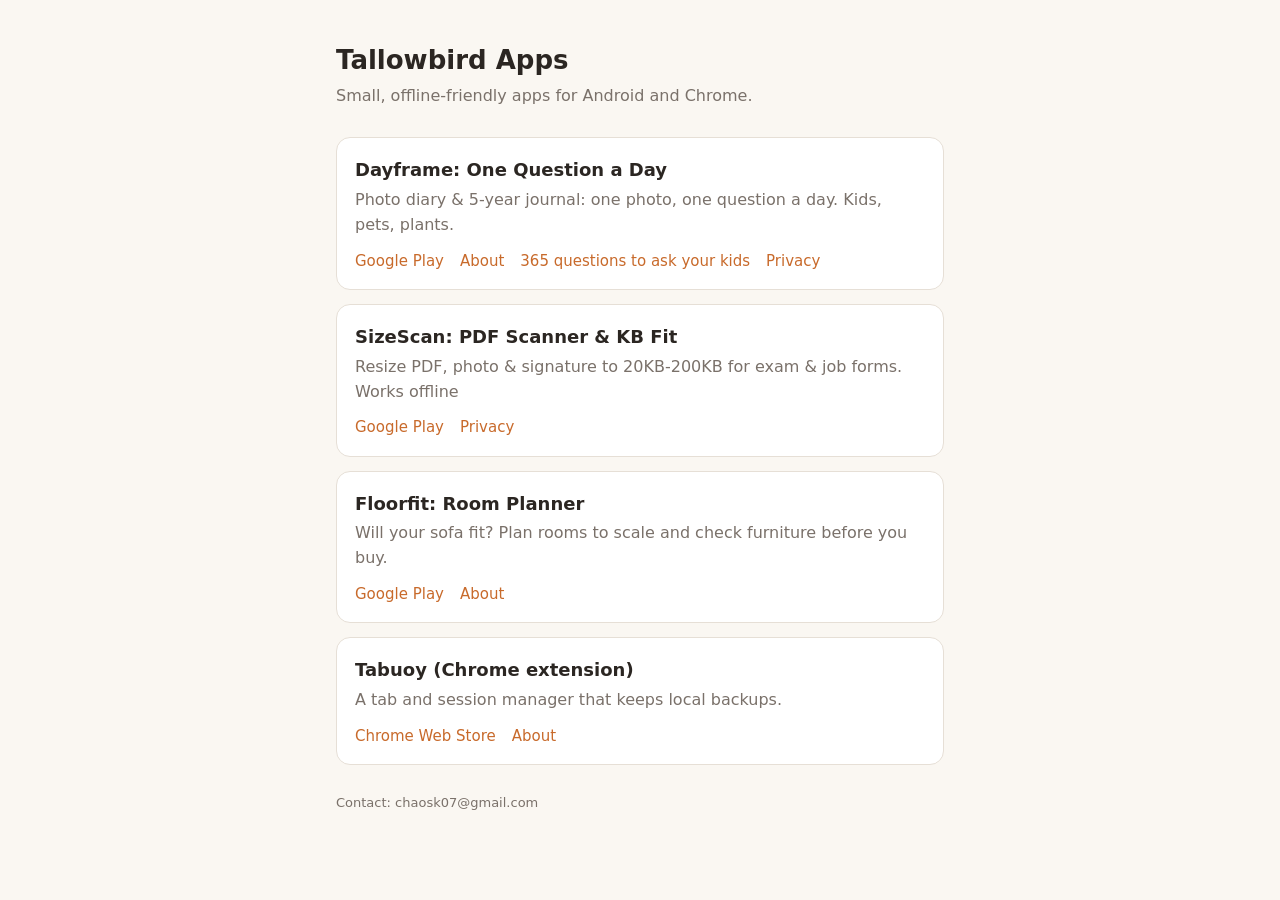
<file: index.html>
<!doctype html>
<html lang="en">
<head>
<meta charset="utf-8">
<meta name="viewport" content="width=device-width, initial-scale=1">
<title>Tallowbird Apps</title>
<meta name="description" content="Apps by Tallowbird Apps: Dayframe, SizeScan and Floorfit for Android, and the Tabuoy Chrome extension.">
<style>
  :root { --bg:#faf7f2; --ink:#2b2622; --muted:#7a716a; --line:#e6dfd6; --card:#fff; --accent:#c86a2b; }
  @media (prefers-color-scheme: dark) { :root { --bg:#151311; --ink:#f3eee8; --muted:#a39b92; --line:#2d2925; --card:#1e1b18; --accent:#f2a541; } }
  * { box-sizing:border-box }
  body { margin:0; background:var(--bg); color:var(--ink); font:16px/1.55 system-ui,-apple-system,"Segoe UI",Roboto,sans-serif }
  main { max-width:640px; margin:0 auto; padding:40px 16px 56px }
  h1 { font-size:26px; margin:0 0 4px }
  .sub { color:var(--muted); margin:0 0 28px }
  .app { background:var(--card); border:1px solid var(--line); border-radius:14px; padding:18px 18px 16px; margin-bottom:14px }
  .app h2 { font-size:18px; margin:0 0 4px }
  .app p { margin:0 0 12px; color:var(--muted) }
  .links { display:flex; gap:16px; flex-wrap:wrap; font-size:15px }
  a { color:var(--accent); text-decoration:none } a:hover { text-decoration:underline }
  footer { color:var(--muted); font-size:13px; margin-top:28px }
</style>
</head>
<body>
<main>
  <h1>Tallowbird Apps</h1>
  <p class="sub">Small, offline-friendly apps for Android and Chrome.</p>

  <section class="app">
    <h2>Dayframe: One Question a Day</h2>
    <p>Photo diary &amp; 5-year journal: one photo, one question a day. Kids, pets, plants.</p>
    <div class="links">
      <a href="https://play.google.com/store/apps/details?id=com.tallowbird.dayframe">Google Play</a>
      <a href="dayframe/">About</a>
      <a href="dayframe/questions/kids/">365 questions to ask your kids</a>
      <a href="dayframe/privacy/">Privacy</a>
    </div>
  </section>

  <section class="app">
    <h2>SizeScan: PDF Scanner &amp; KB Fit</h2>
    <p>Resize PDF, photo &amp; signature to 20KB-200KB for exam &amp; job forms. Works offline</p>
    <div class="links">
      <a href="https://play.google.com/store/apps/details?id=com.tallowbird.sizescan">Google Play</a>
      <a href="sizescan/privacy.html">Privacy</a>
    </div>
  </section>

  <section class="app">
    <h2>Floorfit: Room Planner</h2>
    <p>Will your sofa fit? Plan rooms to scale and check furniture before you buy.</p>
    <div class="links">
      <a href="https://play.google.com/store/apps/details?id=com.floorfit.planner">Google Play</a>
      <a href="https://floorfit.chaosk07.workers.dev/">About</a>
    </div>
  </section>

  <section class="app">
    <h2>Tabuoy (Chrome extension)</h2>
    <p>A tab and session manager that keeps local backups.</p>
    <div class="links">
      <a href="https://chromewebstore.google.com/detail/nojdoecgjalmggmipcnjieekpaibjafo">Chrome Web Store</a>
      <a href="https://tallowbird.blogspot.com/2026/10/tabuoy-tab-and-session-manager-that.html">About</a>
    </div>
  </section>

  <footer>Contact: chaosk07@gmail.com</footer>
</main>
</body>
</html>
</file>
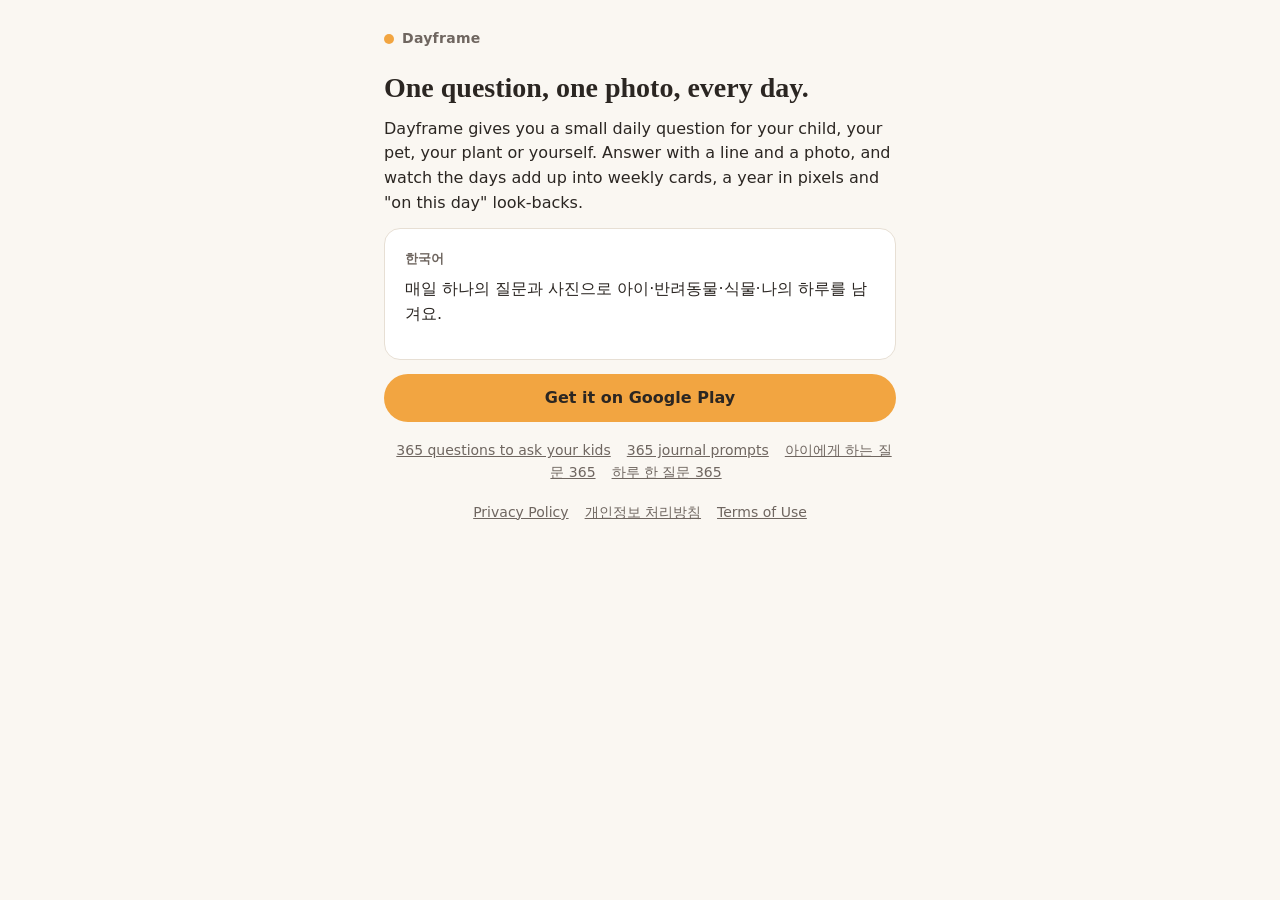
<file: dayframe/index.html>
<!doctype html>
<html lang="en">
<head>
<meta charset="utf-8">
<meta name="viewport" content="width=device-width, initial-scale=1, viewport-fit=cover">
<meta http-equiv="Content-Security-Policy" content="default-src 'none'; style-src 'self'; img-src 'self' data:; base-uri 'none'; form-action 'none'">
<meta name="theme-color" content="#FAF7F2">
<meta name="description" content="Dayframe: one question and one photo a day for your child, pet, plant or yourself.">
<link rel="stylesheet" href="/dayframe/style.css">
<title>Dayframe</title>
</head>
<body>
  <main>
    <div class="brand"><span class="dot" aria-hidden="true"></span>Dayframe</div>
    <h1>One question, one photo, every day.</h1>
    <p>Dayframe gives you a small daily question for your child, your pet, your plant or yourself. Answer with a line and a photo, and watch the days add up into weekly cards, a year in pixels and "on this day" look-backs.</p>
    <section class="card" lang="ko">
      <p class="label">한국어</p>
      <p>매일 하나의 질문과 사진으로 아이·반려동물·식물·나의 하루를 남겨요.</p>
    </section>
    <a class="btn btn-primary" href="https://play.google.com/store/apps/details?id=com.tallowbird.dayframe" rel="noopener">Get it on Google Play</a>
    <p class="footer-links"><a href="/dayframe/questions/kids/">365 questions to ask your kids</a><a href="/dayframe/questions/me/">365 journal prompts</a><a href="/dayframe/questions/kids/ko/" lang="ko">아이에게 하는 질문 365</a><a href="/dayframe/questions/me/ko/" lang="ko">하루 한 질문 365</a></p>
    <p class="footer-links"><a href="/dayframe/privacy/">Privacy Policy</a><a href="/dayframe/privacy/ko/" lang="ko">개인정보 처리방침</a><a href="/dayframe/terms/">Terms of Use</a></p>
  </main>
</body>
</html>
</file>
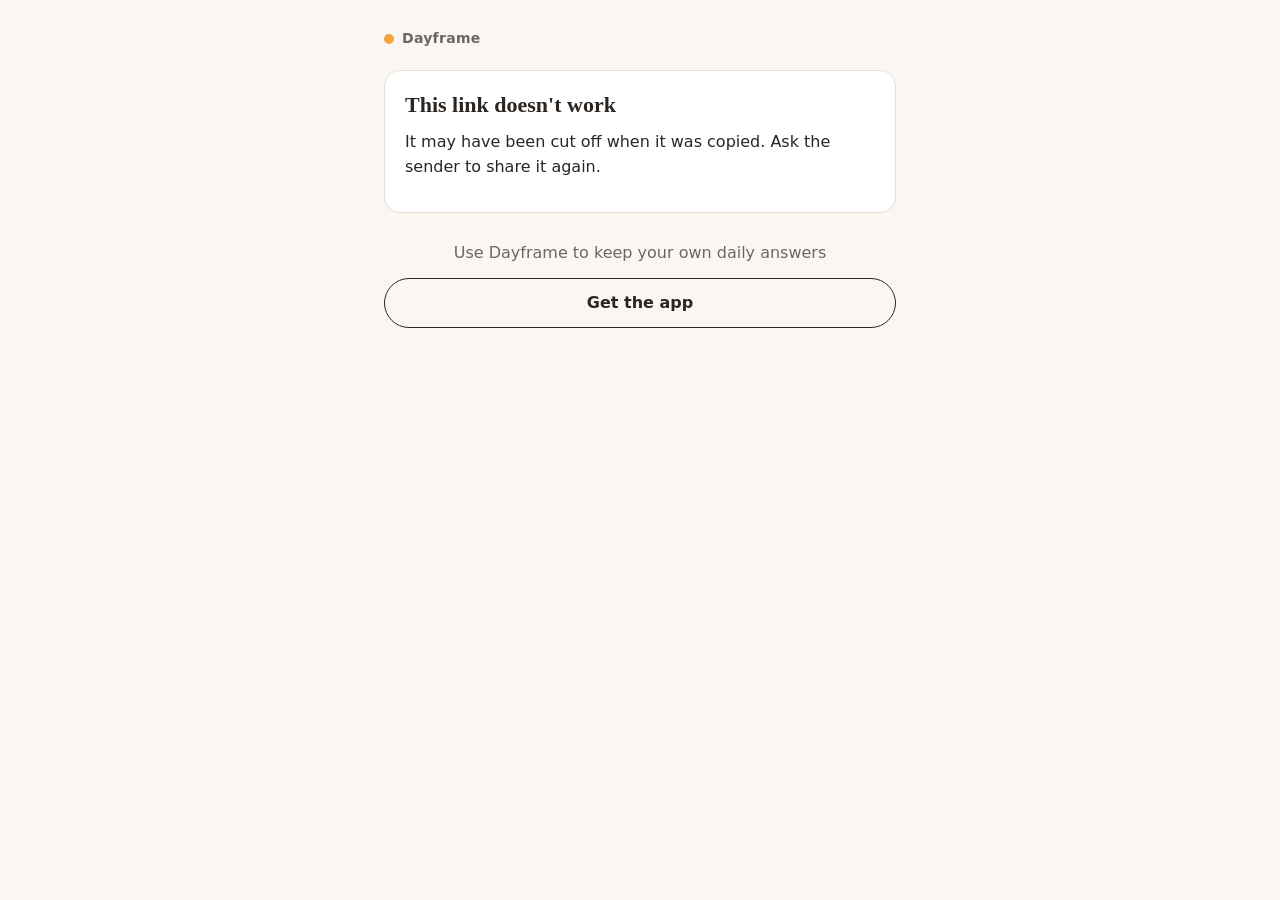
<file: dayframe/a/index.html>
<!doctype html>
<html lang="en">
<head>
<meta charset="utf-8">
<meta name="viewport" content="width=device-width, initial-scale=1, viewport-fit=cover">
<meta name="robots" content="noindex">
<meta name="referrer" content="no-referrer">
<meta http-equiv="Content-Security-Policy" content="default-src 'none'; script-src 'self'; style-src 'self'; img-src 'self' data:; base-uri 'none'; form-action 'none'">
<meta name="theme-color" content="#FAF7F2">
<link rel="stylesheet" href="/dayframe/style.css">
<title>Dayframe</title>
</head>
<body data-page="ask">
  <main>
    <div class="brand"><span class="dot" aria-hidden="true"></span>Dayframe</div>
    <div id="content">
      <section class="card">
        <p class="label" id="asked-you"></p>
        <p class="question" id="question"></p>
      </section>
      <section class="card">
        <label class="field" for="name"><span id="name-label">Your name</span></label>
        <input type="text" id="name" autocomplete="name" autocapitalize="words" enterkeyhint="next">
        <div class="gap" aria-hidden="true"></div>
        <label class="field" for="answer"><span id="answer-label">Your answer</span></label>
        <textarea id="answer" rows="5"></textarea>
        <div class="counter" id="counter" aria-live="polite"></div>
        <div class="gap" aria-hidden="true"></div>
        <button type="button" class="btn btn-primary" id="send" disabled>Send answer</button>
        <div class="notice" id="notice" role="status" aria-live="polite" hidden></div>
      </section>
    </div>
    <section id="error" class="card error" hidden>
      <h1 id="error-title"></h1>
      <p id="error-body"></p>
    </section>
    <section class="promo">
      <p id="promo-text">Use Dayframe to keep your own daily answers</p>
      <a id="get-app" class="btn btn-secondary" href="https://play.google.com/store/apps/details?id=com.tallowbird.dayframe" rel="noopener">Get the app</a>
    </section>
  </main>
  <script src="/dayframe/app.js"></script>
</body>
</html>
</file>
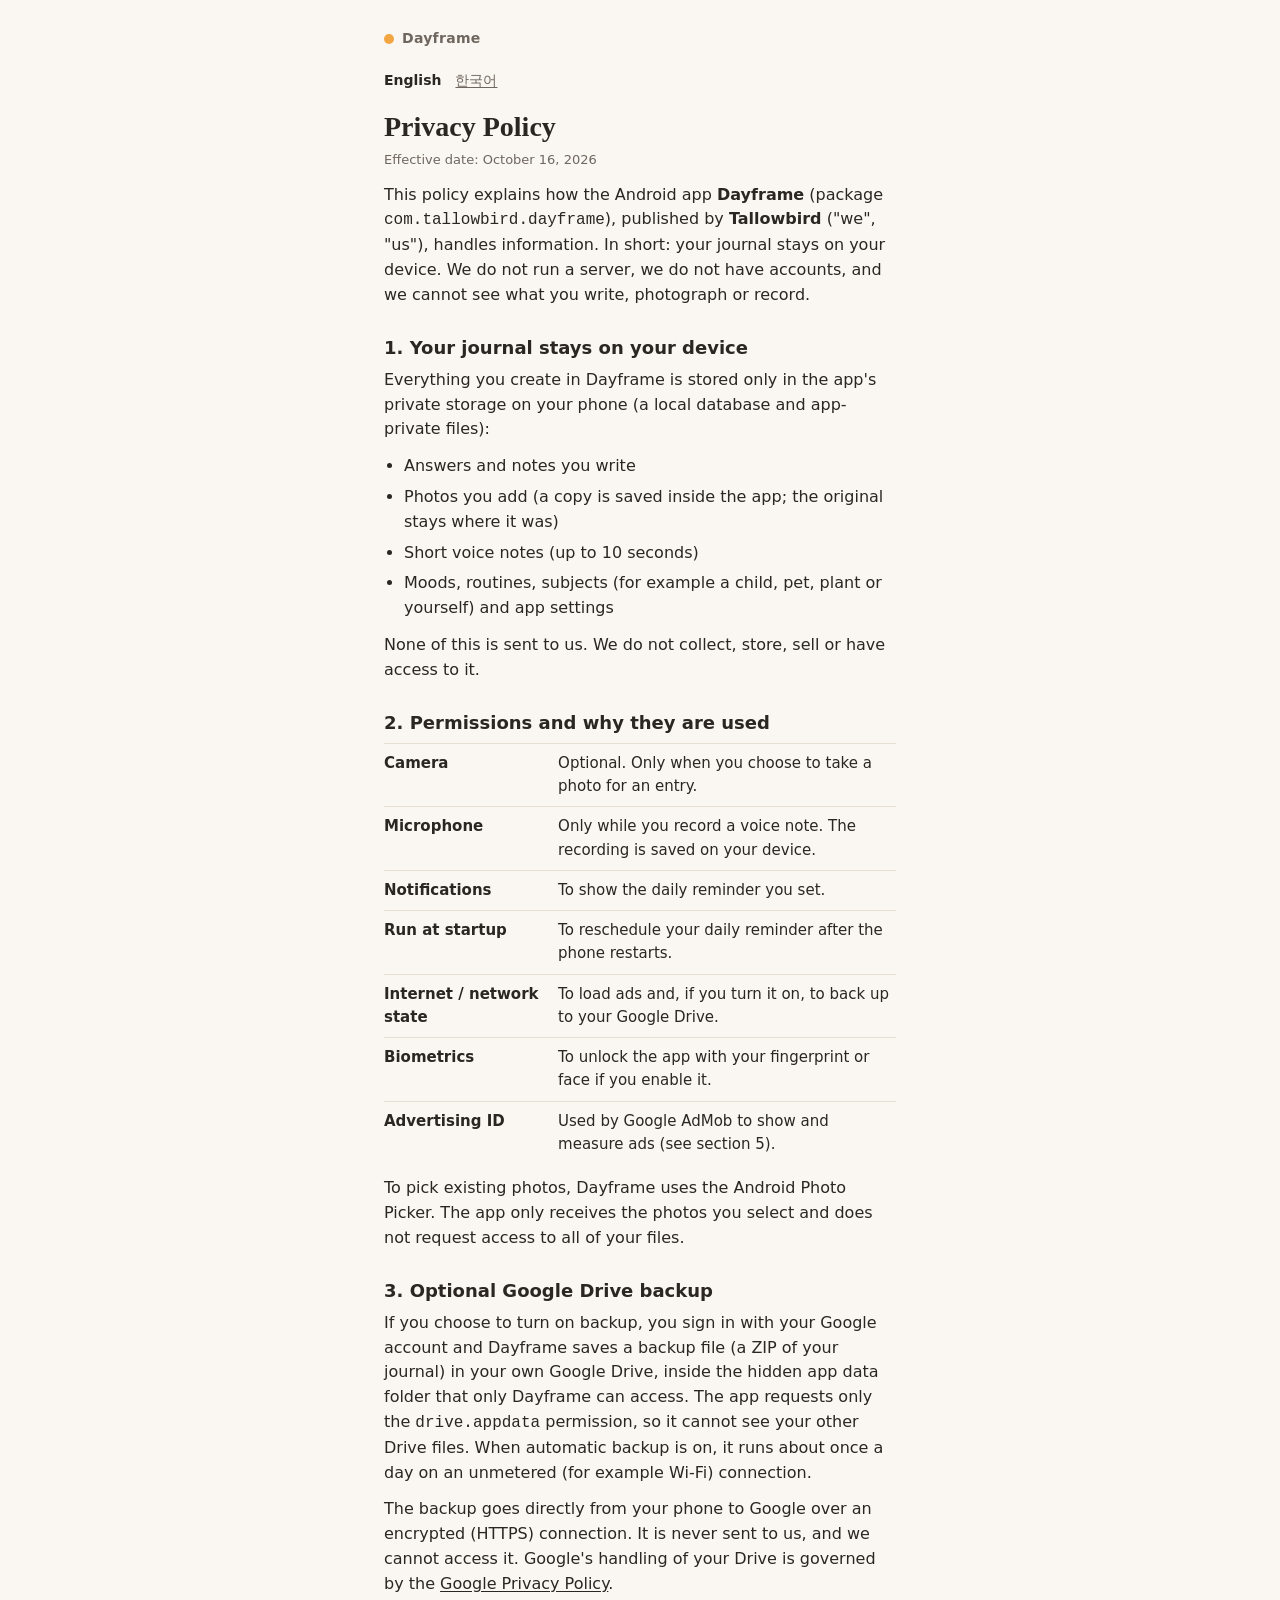
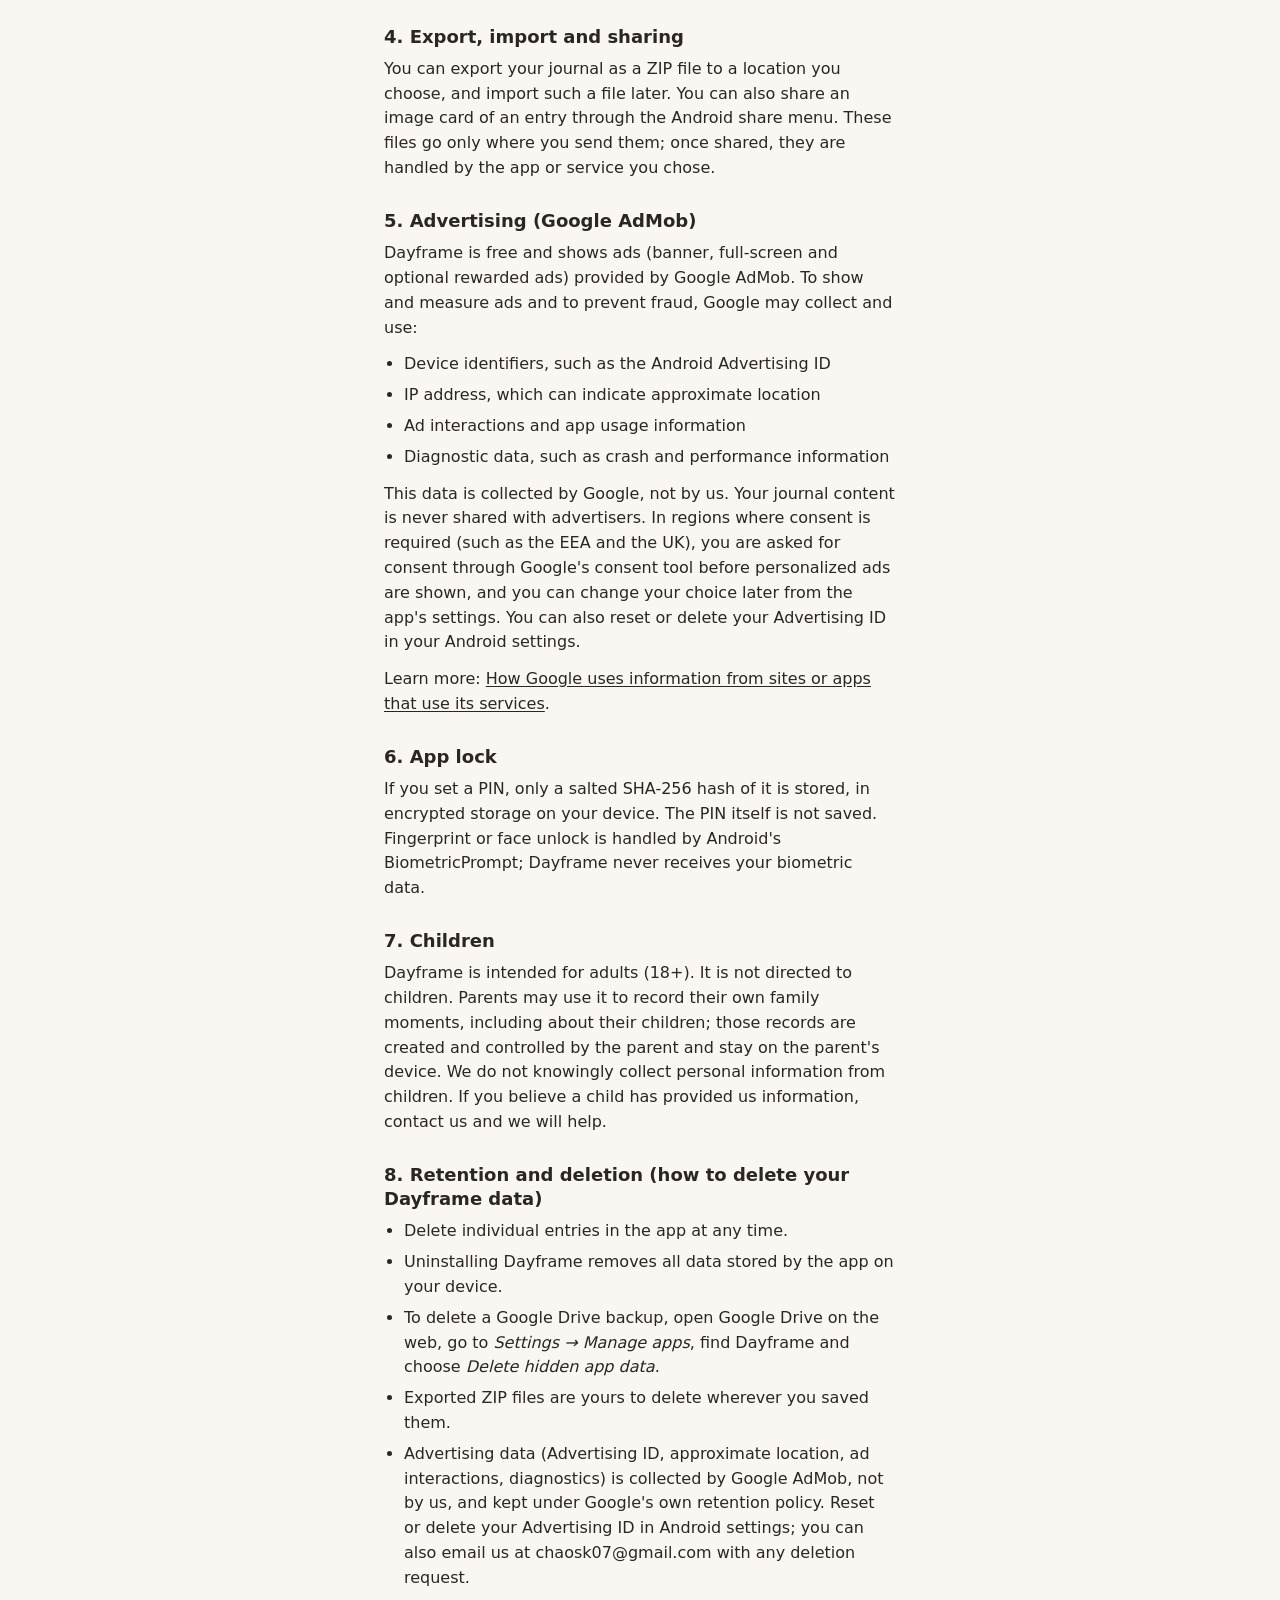
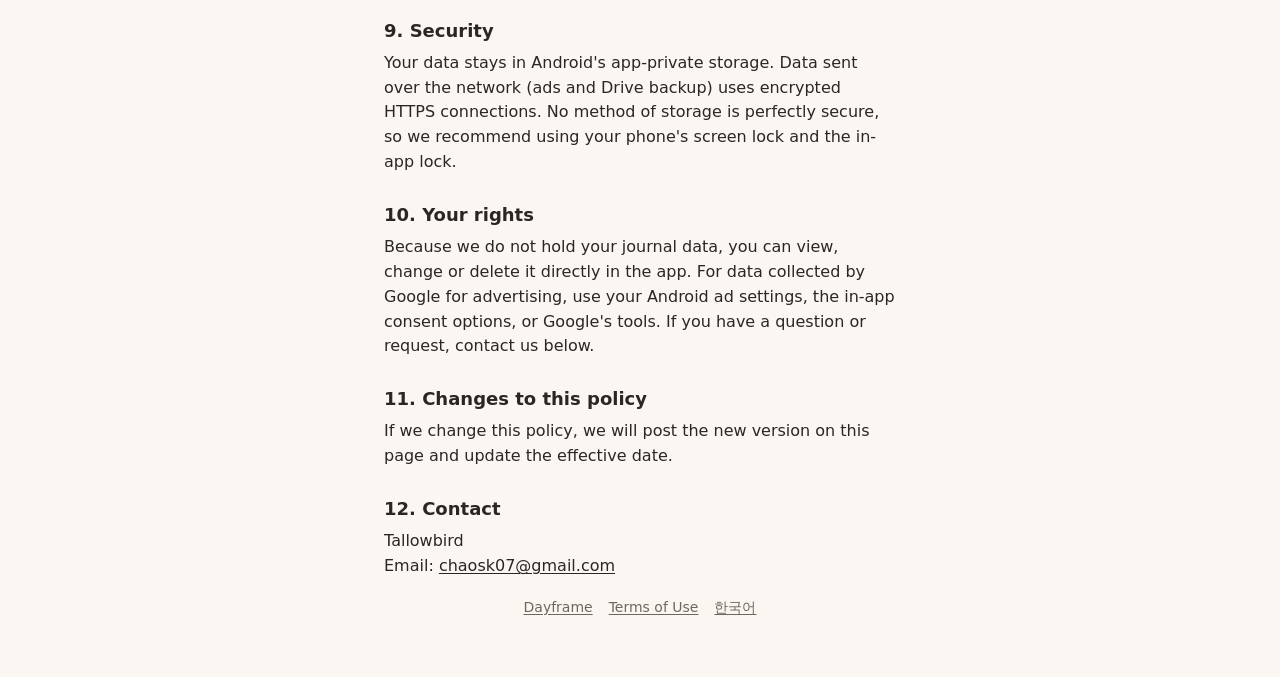
<file: dayframe/privacy/index.html>
<!doctype html>
<html lang="en">
<head>
<meta charset="utf-8">
<meta name="viewport" content="width=device-width, initial-scale=1, viewport-fit=cover">
<meta http-equiv="Content-Security-Policy" content="default-src 'none'; style-src 'self'; img-src 'self' data:; base-uri 'none'; form-action 'none'">
<meta name="theme-color" content="#FAF7F2">
<meta name="description" content="Privacy Policy for the Dayframe Android app by Tallowbird.">
<link rel="alternate" hreflang="ko" href="https://hyunjunghoon.github.io/dayframe/privacy/ko/">
<link rel="alternate" hreflang="en" href="https://hyunjunghoon.github.io/dayframe/privacy/">
<link rel="stylesheet" href="/dayframe/style.css">
<title>Dayframe Privacy Policy</title>
</head>
<body>
<main class="doc">
  <div class="brand"><span class="dot" aria-hidden="true"></span><a href="/dayframe/">Dayframe</a></div>
  <nav class="langs" aria-label="Language">
    <a href="/dayframe/privacy/" aria-current="page">English</a>
    <a href="/dayframe/privacy/ko/" hreflang="ko" lang="ko">한국어</a>
  </nav>

  <h1>Privacy Policy</h1>
  <p class="small">Effective date: October 16, 2026</p>

  <p>This policy explains how the Android app <strong>Dayframe</strong> (package <code>com.tallowbird.dayframe</code>), published by <strong>Tallowbird</strong> ("we", "us"), handles information. In short: your journal stays on your device. We do not run a server, we do not have accounts, and we cannot see what you write, photograph or record.</p>

  <h2>1. Your journal stays on your device</h2>
  <p>Everything you create in Dayframe is stored only in the app's private storage on your phone (a local database and app-private files):</p>
  <ul>
    <li>Answers and notes you write</li>
    <li>Photos you add (a copy is saved inside the app; the original stays where it was)</li>
    <li>Short voice notes (up to 10 seconds)</li>
    <li>Moods, routines, subjects (for example a child, pet, plant or yourself) and app settings</li>
  </ul>
  <p>None of this is sent to us. We do not collect, store, sell or have access to it.</p>

  <h2>2. Permissions and why they are used</h2>
  <table>
    <tr><th scope="row">Camera</th><td>Optional. Only when you choose to take a photo for an entry.</td></tr>
    <tr><th scope="row">Microphone</th><td>Only while you record a voice note. The recording is saved on your device.</td></tr>
    <tr><th scope="row">Notifications</th><td>To show the daily reminder you set.</td></tr>
    <tr><th scope="row">Run at startup</th><td>To reschedule your daily reminder after the phone restarts.</td></tr>
    <tr><th scope="row">Internet / network state</th><td>To load ads and, if you turn it on, to back up to your Google Drive.</td></tr>
    <tr><th scope="row">Biometrics</th><td>To unlock the app with your fingerprint or face if you enable it.</td></tr>
    <tr><th scope="row">Advertising ID</th><td>Used by Google AdMob to show and measure ads (see section 5).</td></tr>
  </table>
  <p>To pick existing photos, Dayframe uses the Android Photo Picker. The app only receives the photos you select and does not request access to all of your files.</p>

  <h2>3. Optional Google Drive backup</h2>
  <p>If you choose to turn on backup, you sign in with your Google account and Dayframe saves a backup file (a ZIP of your journal) in your own Google Drive, inside the hidden app data folder that only Dayframe can access. The app requests only the <code>drive.appdata</code> permission, so it cannot see your other Drive files. When automatic backup is on, it runs about once a day on an unmetered (for example Wi-Fi) connection.</p>
  <p>The backup goes directly from your phone to Google over an encrypted (HTTPS) connection. It is never sent to us, and we cannot access it. Google's handling of your Drive is governed by the <a href="https://policies.google.com/privacy" rel="noopener">Google Privacy Policy</a>.</p>

  <h2>4. Export, import and sharing</h2>
  <p>You can export your journal as a ZIP file to a location you choose, and import such a file later. You can also share an image card of an entry through the Android share menu. These files go only where you send them; once shared, they are handled by the app or service you chose.</p>

  <h2>5. Advertising (Google AdMob)</h2>
  <p>Dayframe is free and shows ads (banner, full-screen and optional rewarded ads) provided by Google AdMob. To show and measure ads and to prevent fraud, Google may collect and use:</p>
  <ul>
    <li>Device identifiers, such as the Android Advertising ID</li>
    <li>IP address, which can indicate approximate location</li>
    <li>Ad interactions and app usage information</li>
    <li>Diagnostic data, such as crash and performance information</li>
  </ul>
  <p>This data is collected by Google, not by us. Your journal content is never shared with advertisers. In regions where consent is required (such as the EEA and the UK), you are asked for consent through Google's consent tool before personalized ads are shown, and you can change your choice later from the app's settings. You can also reset or delete your Advertising ID in your Android settings.</p>
  <p>Learn more: <a href="https://policies.google.com/technologies/partner-sites" rel="noopener">How Google uses information from sites or apps that use its services</a>.</p>

  <h2>6. App lock</h2>
  <p>If you set a PIN, only a salted SHA-256 hash of it is stored, in encrypted storage on your device. The PIN itself is not saved. Fingerprint or face unlock is handled by Android's BiometricPrompt; Dayframe never receives your biometric data.</p>

  <h2>7. Children</h2>
  <p>Dayframe is intended for adults (18+). It is not directed to children. Parents may use it to record their own family moments, including about their children; those records are created and controlled by the parent and stay on the parent's device. We do not knowingly collect personal information from children. If you believe a child has provided us information, contact us and we will help.</p>

  <h2 id="deletion">8. Retention and deletion (how to delete your Dayframe data)</h2>
  <ul>
    <li>Delete individual entries in the app at any time.</li>
    <li>Uninstalling Dayframe removes all data stored by the app on your device.</li>
    <li>To delete a Google Drive backup, open Google Drive on the web, go to <em>Settings &rarr; Manage apps</em>, find Dayframe and choose <em>Delete hidden app data</em>.</li>
    <li>Exported ZIP files are yours to delete wherever you saved them.</li>
    <li>Advertising data (Advertising ID, approximate location, ad interactions, diagnostics) is collected by Google AdMob, not by us, and kept under Google's own retention policy. Reset or delete your Advertising ID in Android settings; you can also email us at chaosk07@gmail.com with any deletion request.</li>
  </ul>

  <h2>9. Security</h2>
  <p>Your data stays in Android's app-private storage. Data sent over the network (ads and Drive backup) uses encrypted HTTPS connections. No method of storage is perfectly secure, so we recommend using your phone's screen lock and the in-app lock.</p>

  <h2>10. Your rights</h2>
  <p>Because we do not hold your journal data, you can view, change or delete it directly in the app. For data collected by Google for advertising, use your Android ad settings, the in-app consent options, or Google's tools. If you have a question or request, contact us below.</p>

  <h2>11. Changes to this policy</h2>
  <p>If we change this policy, we will post the new version on this page and update the effective date.</p>

  <h2>12. Contact</h2>
  <p>Tallowbird<br>Email: <a href="mailto:chaosk07@gmail.com">chaosk07@gmail.com</a></p>

  <p class="footer-links"><a href="/dayframe/">Dayframe</a><a href="/dayframe/terms/">Terms of Use</a><a href="/dayframe/privacy/ko/" lang="ko">한국어</a></p>
</main>
</body>
</html>
</file>
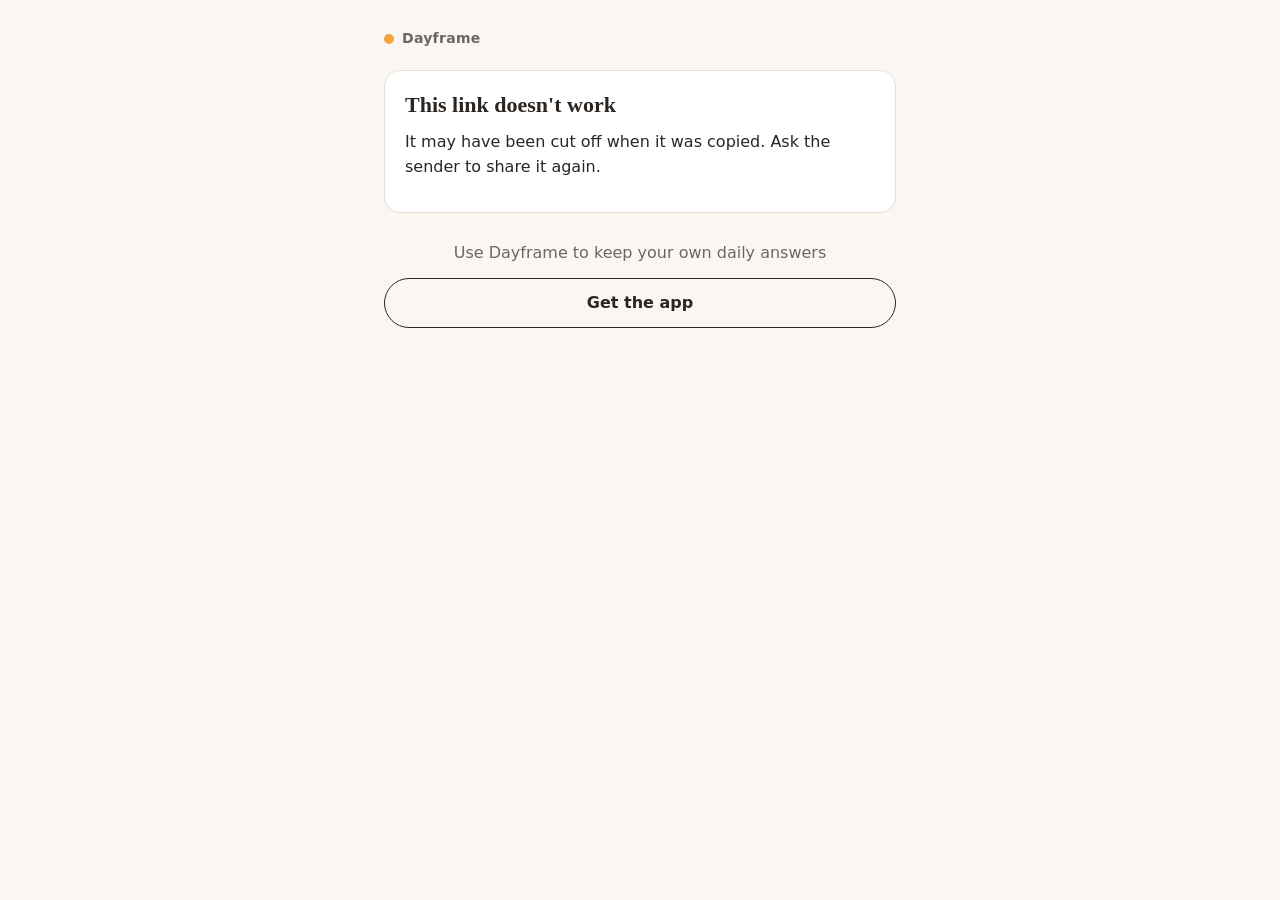
<file: dayframe/r/index.html>
<!doctype html>
<html lang="en">
<head>
<meta charset="utf-8">
<meta name="viewport" content="width=device-width, initial-scale=1, viewport-fit=cover">
<meta name="robots" content="noindex">
<meta name="referrer" content="no-referrer">
<meta http-equiv="Content-Security-Policy" content="default-src 'none'; script-src 'self'; style-src 'self'; img-src 'self' data:; base-uri 'none'; form-action 'none'">
<meta name="theme-color" content="#FAF7F2">
<link rel="stylesheet" href="/dayframe/style.css">
<title>Dayframe</title>
</head>
<body data-page="reply">
  <main>
    <div class="brand"><span class="dot" aria-hidden="true"></span>Dayframe</div>
    <div id="content">
      <section class="card" id="question-card">
        <p class="label" id="question-label"></p>
        <p class="question" id="question"></p>
      </section>
      <section class="card">
        <p class="label" id="answered"></p>
        <p class="answer-text" id="answer"></p>
      </section>
      <a id="open-app" class="btn btn-primary" href="#">Open in Dayframe</a>
      <p class="small hint" id="open-hint"></p>
    </div>
    <section id="error" class="card error" hidden>
      <h1 id="error-title"></h1>
      <p id="error-body"></p>
    </section>
    <section class="promo">
      <p id="promo-text">Use Dayframe to keep your own daily answers</p>
      <a id="get-app" class="btn btn-secondary" href="https://play.google.com/store/apps/details?id=com.tallowbird.dayframe" rel="noopener">Get the app</a>
    </section>
  </main>
  <script src="/dayframe/app.js"></script>
</body>
</html>
</file>
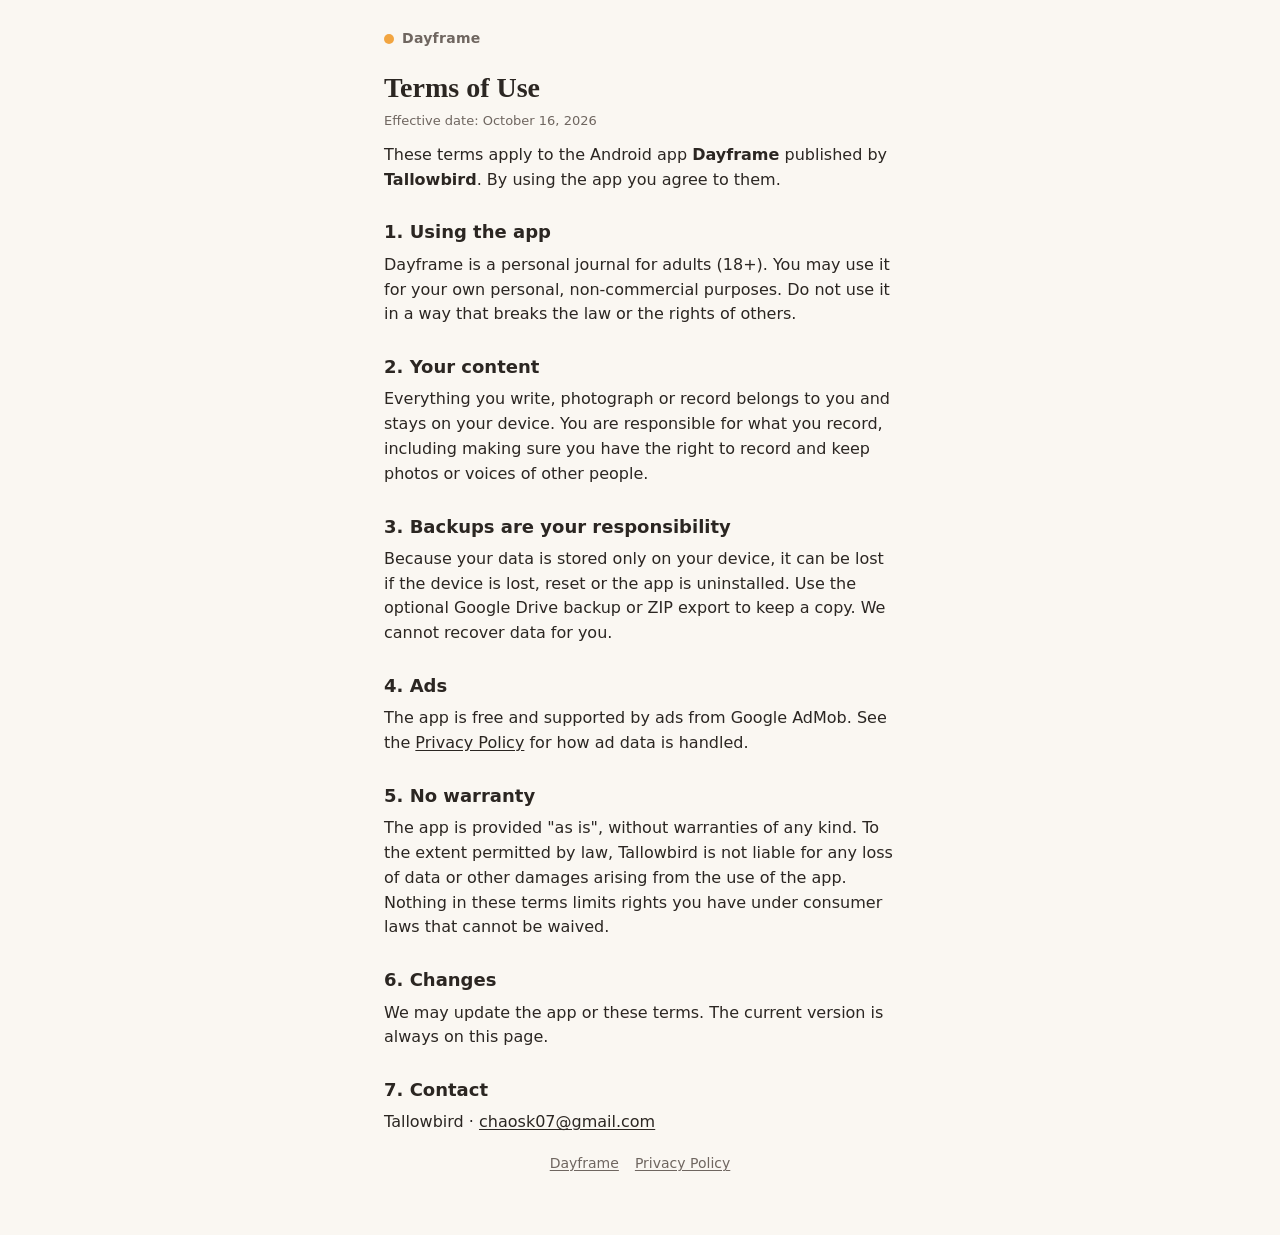
<file: dayframe/terms/index.html>
<!doctype html>
<html lang="en">
<head>
<meta charset="utf-8">
<meta name="viewport" content="width=device-width, initial-scale=1, viewport-fit=cover">
<meta http-equiv="Content-Security-Policy" content="default-src 'none'; style-src 'self'; img-src 'self' data:; base-uri 'none'; form-action 'none'">
<meta name="theme-color" content="#FAF7F2">
<meta name="description" content="Terms of Use for the Dayframe Android app by Tallowbird.">
<link rel="stylesheet" href="/dayframe/style.css">
<title>Dayframe Terms of Use</title>
</head>
<body>
<main class="doc">
  <div class="brand"><span class="dot" aria-hidden="true"></span><a href="/dayframe/">Dayframe</a></div>

  <h1>Terms of Use</h1>
  <p class="small">Effective date: October 16, 2026</p>

  <p>These terms apply to the Android app <strong>Dayframe</strong> published by <strong>Tallowbird</strong>. By using the app you agree to them.</p>

  <h2>1. Using the app</h2>
  <p>Dayframe is a personal journal for adults (18+). You may use it for your own personal, non-commercial purposes. Do not use it in a way that breaks the law or the rights of others.</p>

  <h2>2. Your content</h2>
  <p>Everything you write, photograph or record belongs to you and stays on your device. You are responsible for what you record, including making sure you have the right to record and keep photos or voices of other people.</p>

  <h2>3. Backups are your responsibility</h2>
  <p>Because your data is stored only on your device, it can be lost if the device is lost, reset or the app is uninstalled. Use the optional Google Drive backup or ZIP export to keep a copy. We cannot recover data for you.</p>

  <h2>4. Ads</h2>
  <p>The app is free and supported by ads from Google AdMob. See the <a href="/dayframe/privacy/">Privacy Policy</a> for how ad data is handled.</p>

  <h2>5. No warranty</h2>
  <p>The app is provided "as is", without warranties of any kind. To the extent permitted by law, Tallowbird is not liable for any loss of data or other damages arising from the use of the app. Nothing in these terms limits rights you have under consumer laws that cannot be waived.</p>

  <h2>6. Changes</h2>
  <p>We may update the app or these terms. The current version is always on this page.</p>

  <h2>7. Contact</h2>
  <p>Tallowbird &middot; <a href="mailto:chaosk07@gmail.com">chaosk07@gmail.com</a></p>

  <p class="footer-links"><a href="/dayframe/">Dayframe</a><a href="/dayframe/privacy/">Privacy Policy</a></p>
</main>
</body>
</html>
</file>
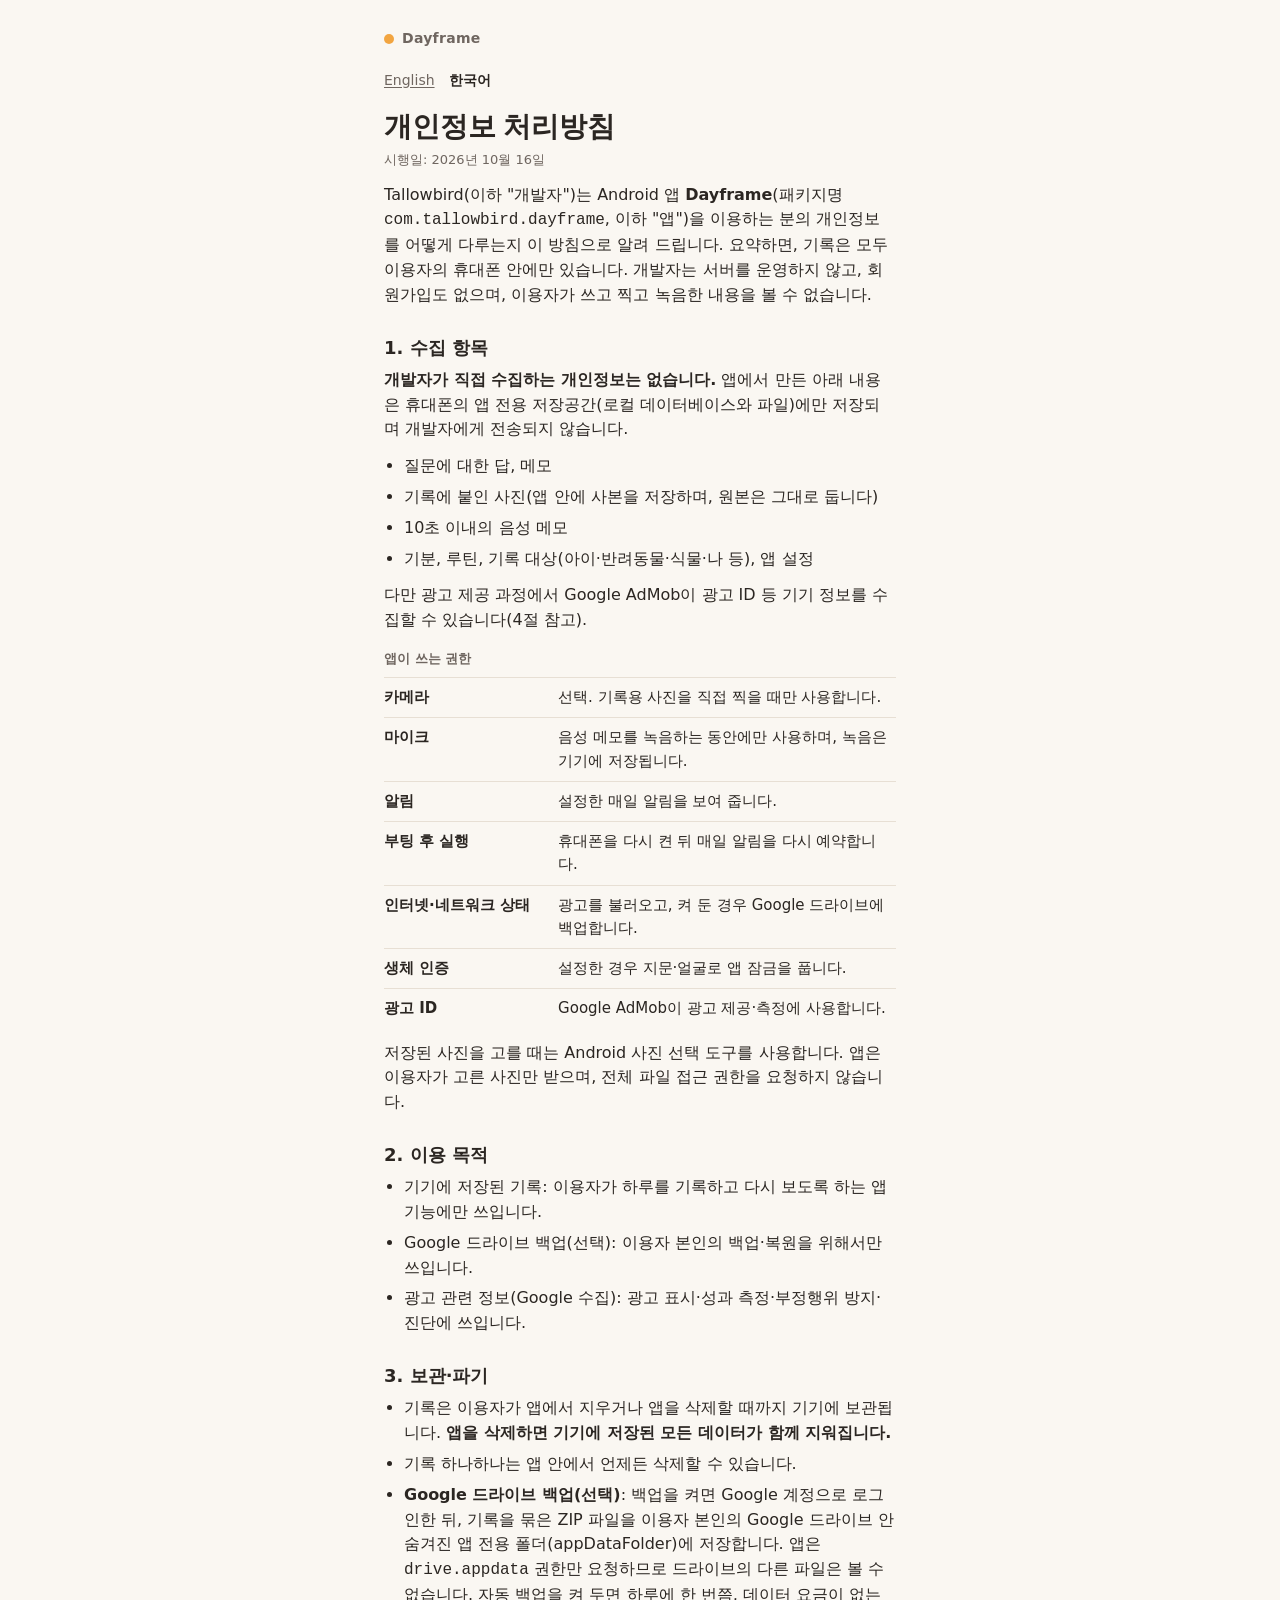
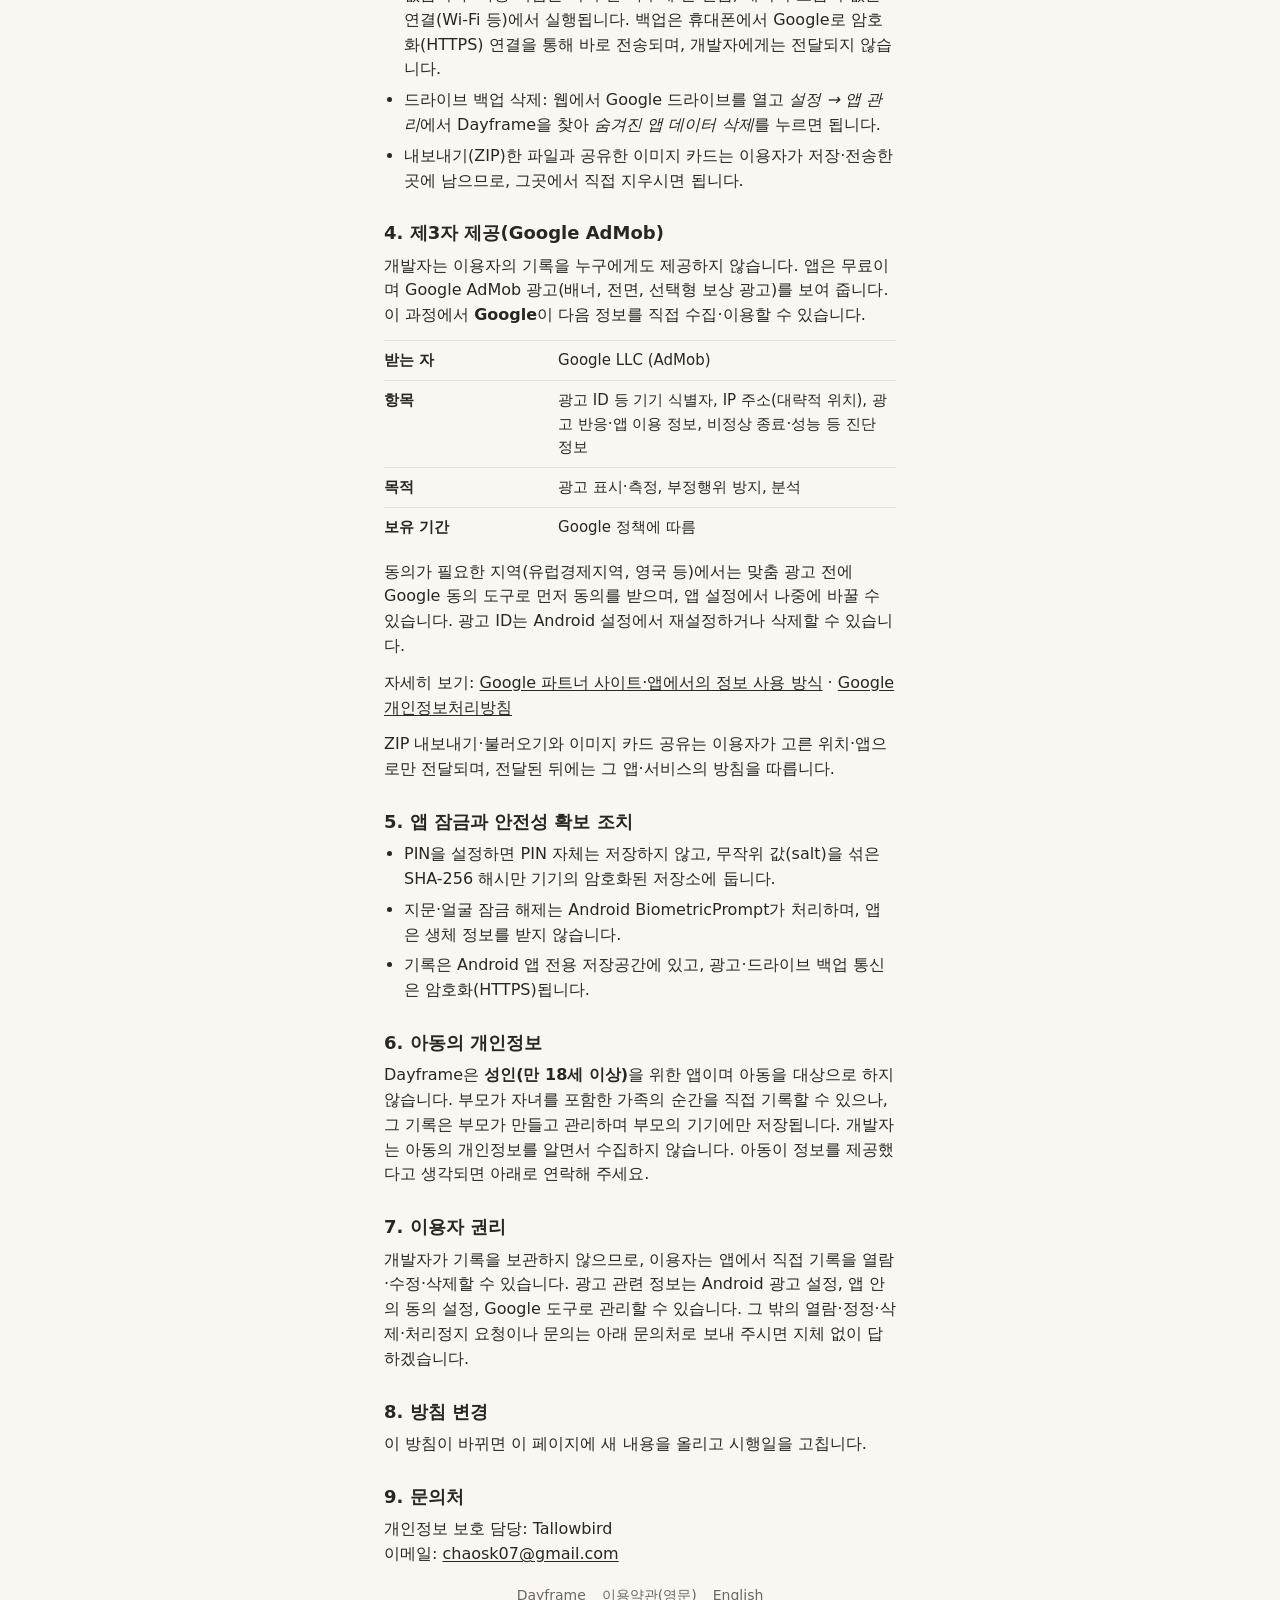
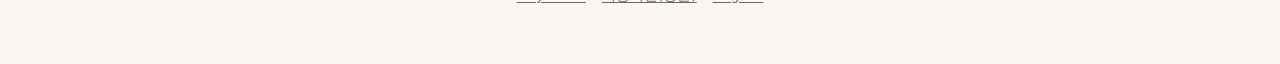
<file: dayframe/privacy/ko/index.html>
<!doctype html>
<html lang="ko">
<head>
<meta charset="utf-8">
<meta name="viewport" content="width=device-width, initial-scale=1, viewport-fit=cover">
<meta http-equiv="Content-Security-Policy" content="default-src 'none'; style-src 'self'; img-src 'self' data:; base-uri 'none'; form-action 'none'">
<meta name="theme-color" content="#FAF7F2">
<meta name="description" content="Tallowbird의 Android 앱 Dayframe 개인정보 처리방침.">
<link rel="alternate" hreflang="ko" href="https://hyunjunghoon.github.io/dayframe/privacy/ko/">
<link rel="alternate" hreflang="en" href="https://hyunjunghoon.github.io/dayframe/privacy/">
<link rel="stylesheet" href="/dayframe/style.css">
<title>Dayframe 개인정보 처리방침</title>
</head>
<body>
<main class="doc">
  <div class="brand"><span class="dot" aria-hidden="true"></span><a href="/dayframe/">Dayframe</a></div>
  <nav class="langs" aria-label="언어">
    <a href="/dayframe/privacy/" hreflang="en" lang="en">English</a>
    <a href="/dayframe/privacy/ko/" aria-current="page">한국어</a>
  </nav>

  <h1>개인정보 처리방침</h1>
  <p class="small">시행일: 2026년 10월 16일</p>

  <p>Tallowbird(이하 "개발자")는 Android 앱 <strong>Dayframe</strong>(패키지명 <code>com.tallowbird.dayframe</code>, 이하 "앱")을 이용하는 분의 개인정보를 어떻게 다루는지 이 방침으로 알려 드립니다. 요약하면, 기록은 모두 이용자의 휴대폰 안에만 있습니다. 개발자는 서버를 운영하지 않고, 회원가입도 없으며, 이용자가 쓰고 찍고 녹음한 내용을 볼 수 없습니다.</p>

  <h2>1. 수집 항목</h2>
  <p><strong>개발자가 직접 수집하는 개인정보는 없습니다.</strong> 앱에서 만든 아래 내용은 휴대폰의 앱 전용 저장공간(로컬 데이터베이스와 파일)에만 저장되며 개발자에게 전송되지 않습니다.</p>
  <ul>
    <li>질문에 대한 답, 메모</li>
    <li>기록에 붙인 사진(앱 안에 사본을 저장하며, 원본은 그대로 둡니다)</li>
    <li>10초 이내의 음성 메모</li>
    <li>기분, 루틴, 기록 대상(아이·반려동물·식물·나 등), 앱 설정</li>
  </ul>
  <p>다만 광고 제공 과정에서 Google AdMob이 광고 ID 등 기기 정보를 수집할 수 있습니다(4절 참고).</p>

  <h3 class="label sub">앱이 쓰는 권한</h3>
  <table>
    <tr><th scope="row">카메라</th><td>선택. 기록용 사진을 직접 찍을 때만 사용합니다.</td></tr>
    <tr><th scope="row">마이크</th><td>음성 메모를 녹음하는 동안에만 사용하며, 녹음은 기기에 저장됩니다.</td></tr>
    <tr><th scope="row">알림</th><td>설정한 매일 알림을 보여 줍니다.</td></tr>
    <tr><th scope="row">부팅 후 실행</th><td>휴대폰을 다시 켠 뒤 매일 알림을 다시 예약합니다.</td></tr>
    <tr><th scope="row">인터넷·네트워크 상태</th><td>광고를 불러오고, 켜 둔 경우 Google 드라이브에 백업합니다.</td></tr>
    <tr><th scope="row">생체 인증</th><td>설정한 경우 지문·얼굴로 앱 잠금을 풉니다.</td></tr>
    <tr><th scope="row">광고 ID</th><td>Google AdMob이 광고 제공·측정에 사용합니다.</td></tr>
  </table>
  <p>저장된 사진을 고를 때는 Android 사진 선택 도구를 사용합니다. 앱은 이용자가 고른 사진만 받으며, 전체 파일 접근 권한을 요청하지 않습니다.</p>

  <h2>2. 이용 목적</h2>
  <ul>
    <li>기기에 저장된 기록: 이용자가 하루를 기록하고 다시 보도록 하는 앱 기능에만 쓰입니다.</li>
    <li>Google 드라이브 백업(선택): 이용자 본인의 백업·복원을 위해서만 쓰입니다.</li>
    <li>광고 관련 정보(Google 수집): 광고 표시·성과 측정·부정행위 방지·진단에 쓰입니다.</li>
  </ul>

  <h2 id="deletion">3. 보관·파기</h2>
  <ul>
    <li>기록은 이용자가 앱에서 지우거나 앱을 삭제할 때까지 기기에 보관됩니다. <strong>앱을 삭제하면 기기에 저장된 모든 데이터가 함께 지워집니다.</strong></li>
    <li>기록 하나하나는 앱 안에서 언제든 삭제할 수 있습니다.</li>
    <li><strong>Google 드라이브 백업(선택)</strong>: 백업을 켜면 Google 계정으로 로그인한 뒤, 기록을 묶은 ZIP 파일을 이용자 본인의 Google 드라이브 안 숨겨진 앱 전용 폴더(appDataFolder)에 저장합니다. 앱은 <code>drive.appdata</code> 권한만 요청하므로 드라이브의 다른 파일은 볼 수 없습니다. 자동 백업을 켜 두면 하루에 한 번쯤, 데이터 요금이 없는 연결(Wi-Fi 등)에서 실행됩니다. 백업은 휴대폰에서 Google로 암호화(HTTPS) 연결을 통해 바로 전송되며, 개발자에게는 전달되지 않습니다.</li>
    <li>드라이브 백업 삭제: 웹에서 Google 드라이브를 열고 <em>설정 → 앱 관리</em>에서 Dayframe을 찾아 <em>숨겨진 앱 데이터 삭제</em>를 누르면 됩니다.</li>
    <li>내보내기(ZIP)한 파일과 공유한 이미지 카드는 이용자가 저장·전송한 곳에 남으므로, 그곳에서 직접 지우시면 됩니다.</li>
  </ul>

  <h2>4. 제3자 제공(Google AdMob)</h2>
  <p>개발자는 이용자의 기록을 누구에게도 제공하지 않습니다. 앱은 무료이며 Google AdMob 광고(배너, 전면, 선택형 보상 광고)를 보여 줍니다. 이 과정에서 <strong>Google</strong>이 다음 정보를 직접 수집·이용할 수 있습니다.</p>
  <table>
    <tr><th scope="row">받는 자</th><td>Google LLC (AdMob)</td></tr>
    <tr><th scope="row">항목</th><td>광고 ID 등 기기 식별자, IP 주소(대략적 위치), 광고 반응·앱 이용 정보, 비정상 종료·성능 등 진단 정보</td></tr>
    <tr><th scope="row">목적</th><td>광고 표시·측정, 부정행위 방지, 분석</td></tr>
    <tr><th scope="row">보유 기간</th><td>Google 정책에 따름</td></tr>
  </table>
  <p>동의가 필요한 지역(유럽경제지역, 영국 등)에서는 맞춤 광고 전에 Google 동의 도구로 먼저 동의를 받으며, 앱 설정에서 나중에 바꿀 수 있습니다. 광고 ID는 Android 설정에서 재설정하거나 삭제할 수 있습니다.</p>
  <p>자세히 보기: <a href="https://policies.google.com/technologies/partner-sites?hl=ko" rel="noopener">Google 파트너 사이트·앱에서의 정보 사용 방식</a> · <a href="https://policies.google.com/privacy?hl=ko" rel="noopener">Google 개인정보처리방침</a></p>
  <p>ZIP 내보내기·불러오기와 이미지 카드 공유는 이용자가 고른 위치·앱으로만 전달되며, 전달된 뒤에는 그 앱·서비스의 방침을 따릅니다.</p>

  <h2>5. 앱 잠금과 안전성 확보 조치</h2>
  <ul>
    <li>PIN을 설정하면 PIN 자체는 저장하지 않고, 무작위 값(salt)을 섞은 SHA-256 해시만 기기의 암호화된 저장소에 둡니다.</li>
    <li>지문·얼굴 잠금 해제는 Android BiometricPrompt가 처리하며, 앱은 생체 정보를 받지 않습니다.</li>
    <li>기록은 Android 앱 전용 저장공간에 있고, 광고·드라이브 백업 통신은 암호화(HTTPS)됩니다.</li>
  </ul>

  <h2>6. 아동의 개인정보</h2>
  <p>Dayframe은 <strong>성인(만 18세 이상)</strong>을 위한 앱이며 아동을 대상으로 하지 않습니다. 부모가 자녀를 포함한 가족의 순간을 직접 기록할 수 있으나, 그 기록은 부모가 만들고 관리하며 부모의 기기에만 저장됩니다. 개발자는 아동의 개인정보를 알면서 수집하지 않습니다. 아동이 정보를 제공했다고 생각되면 아래로 연락해 주세요.</p>

  <h2>7. 이용자 권리</h2>
  <p>개발자가 기록을 보관하지 않으므로, 이용자는 앱에서 직접 기록을 열람·수정·삭제할 수 있습니다. 광고 관련 정보는 Android 광고 설정, 앱 안의 동의 설정, Google 도구로 관리할 수 있습니다. 그 밖의 열람·정정·삭제·처리정지 요청이나 문의는 아래 문의처로 보내 주시면 지체 없이 답하겠습니다.</p>

  <h2>8. 방침 변경</h2>
  <p>이 방침이 바뀌면 이 페이지에 새 내용을 올리고 시행일을 고칩니다.</p>

  <h2>9. 문의처</h2>
  <p>개인정보 보호 담당: Tallowbird<br>이메일: <a href="mailto:chaosk07@gmail.com">chaosk07@gmail.com</a></p>

  <p class="footer-links"><a href="/dayframe/">Dayframe</a><a href="/dayframe/terms/">이용약관(영문)</a><a href="/dayframe/privacy/" lang="en">English</a></p>
</main>
</body>
</html>
</file>
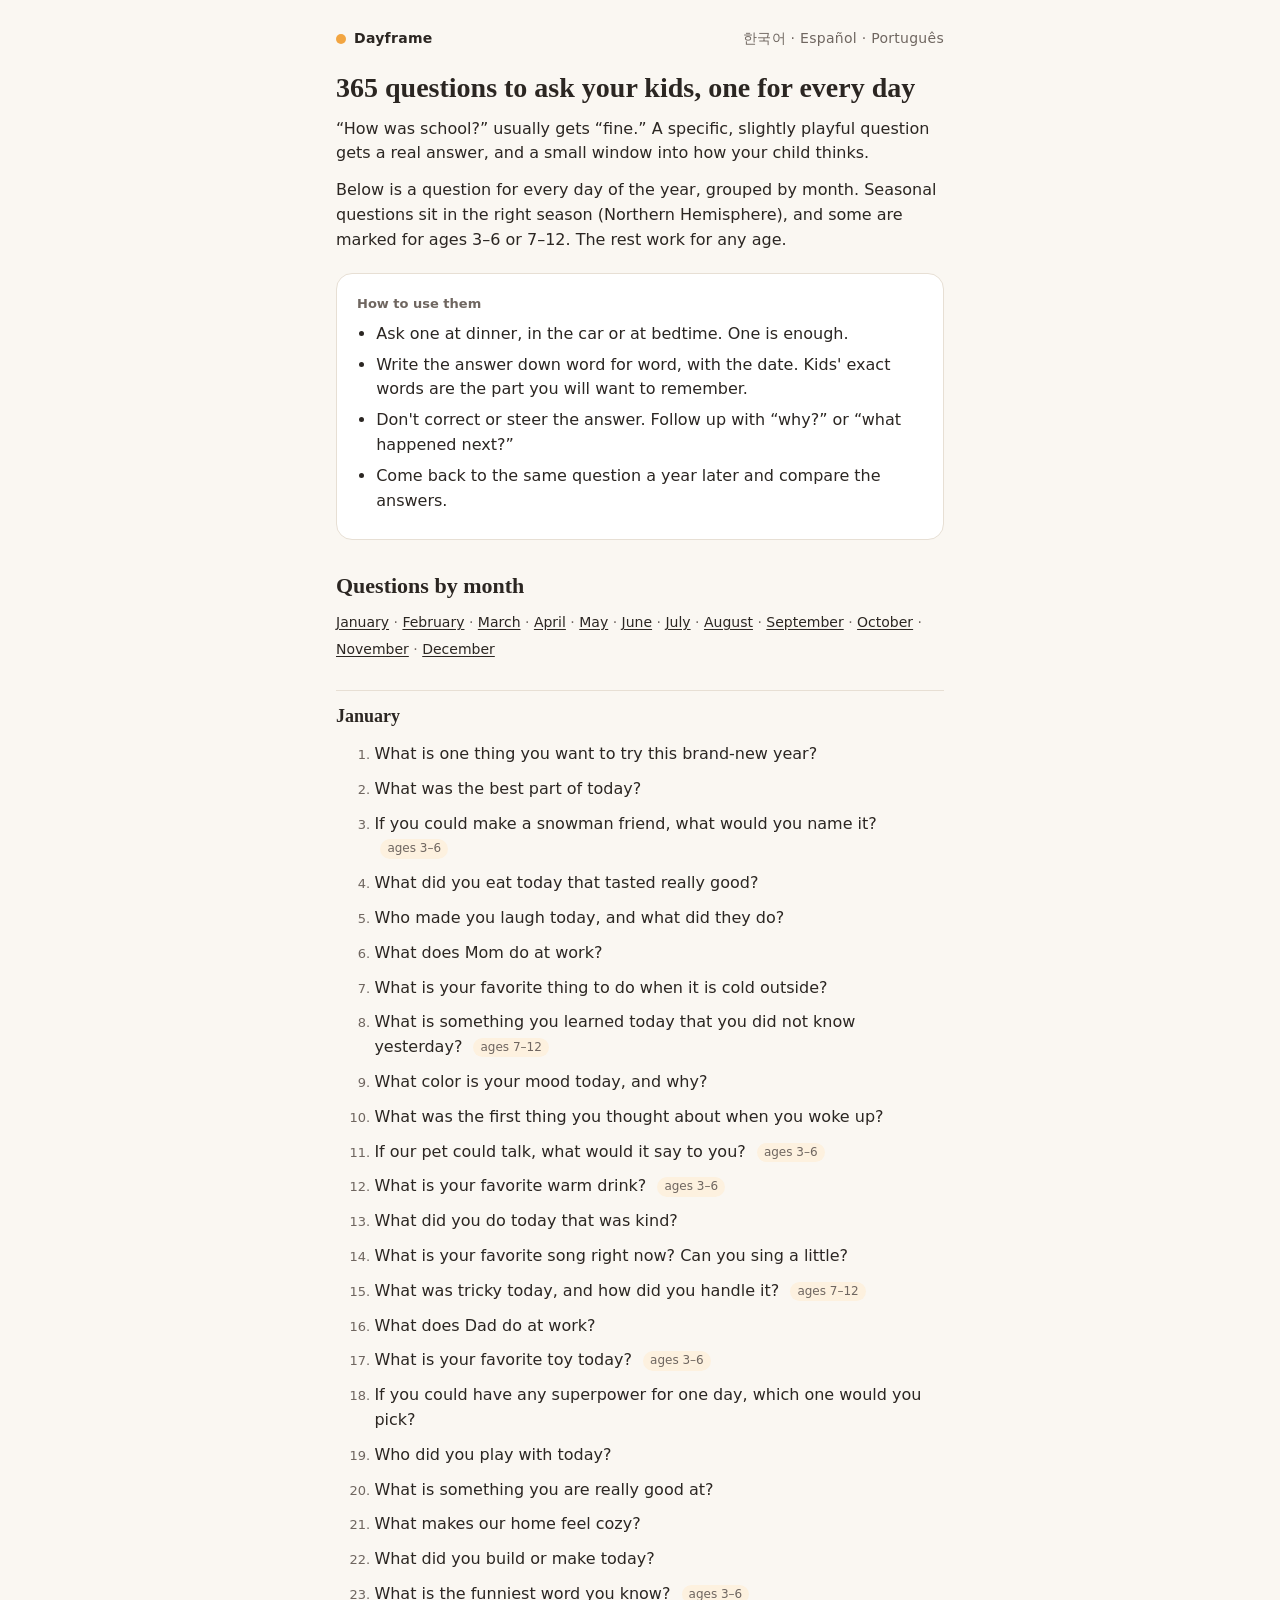
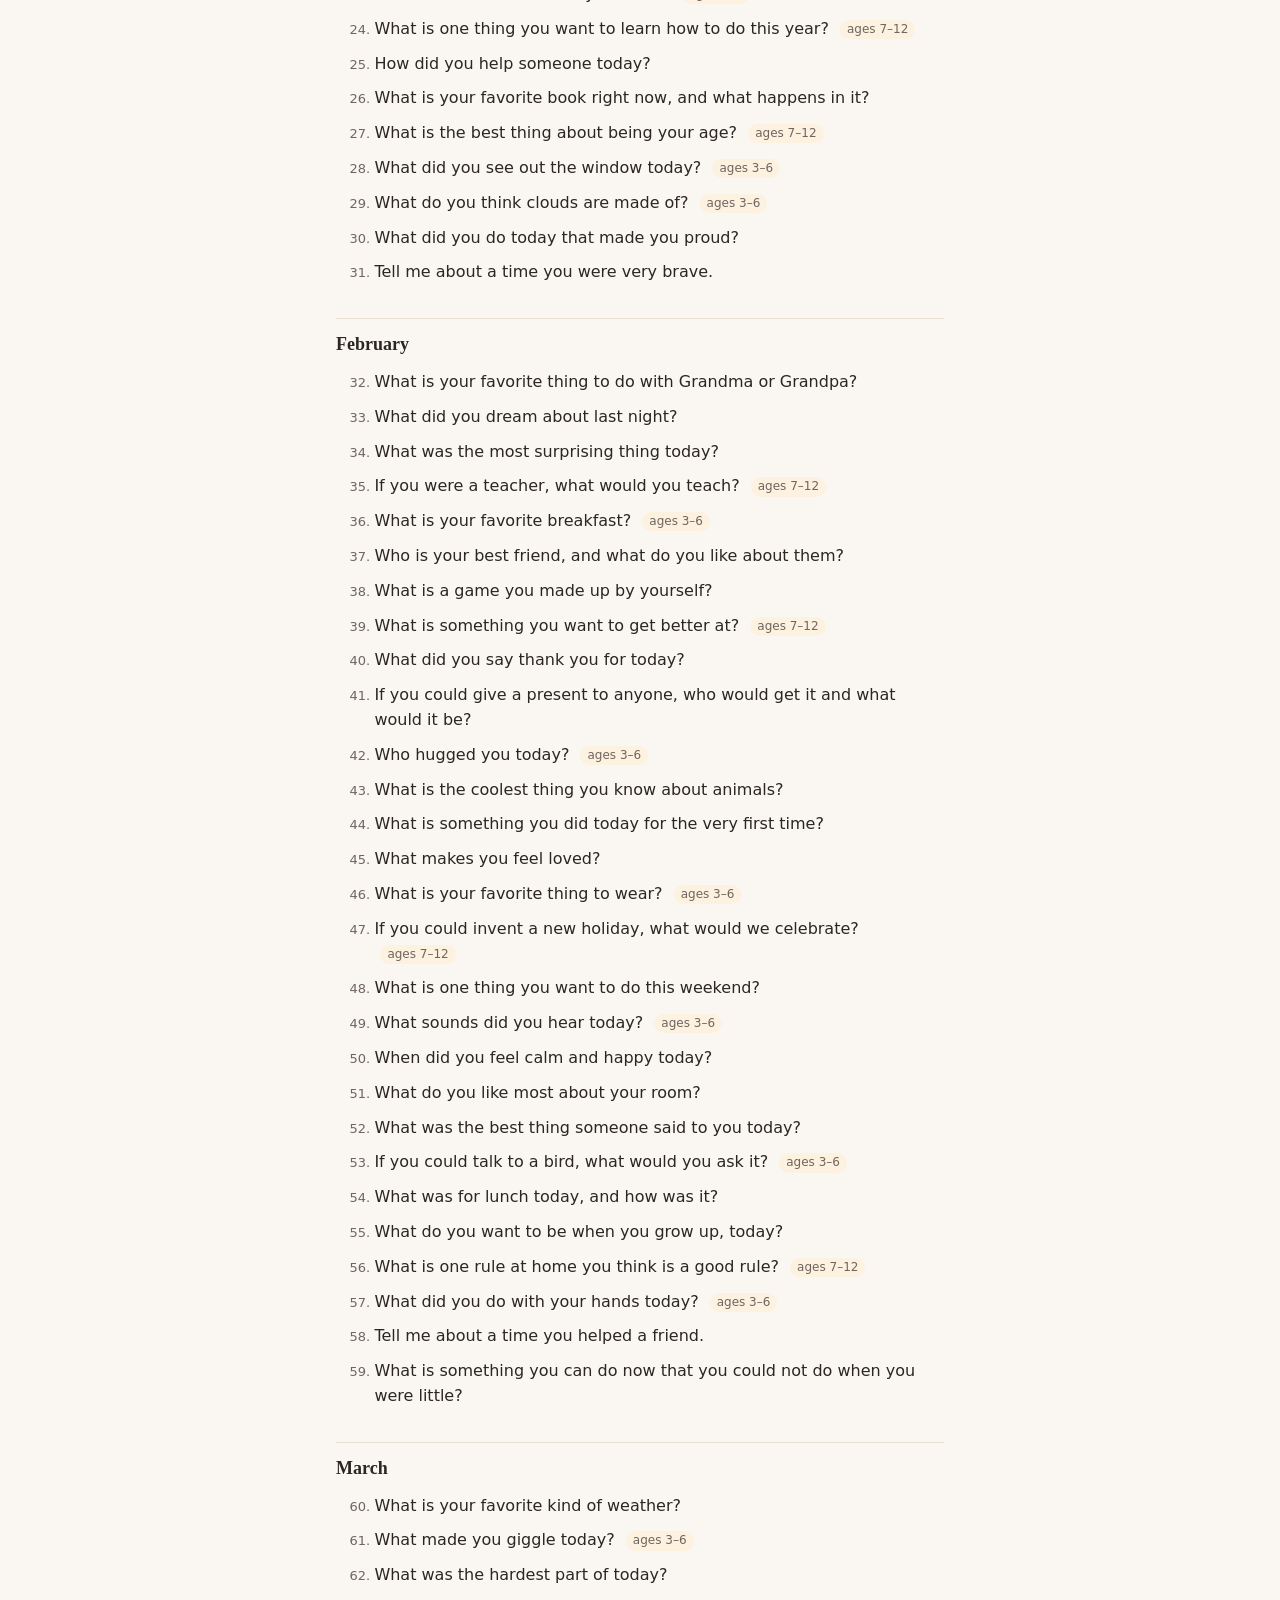
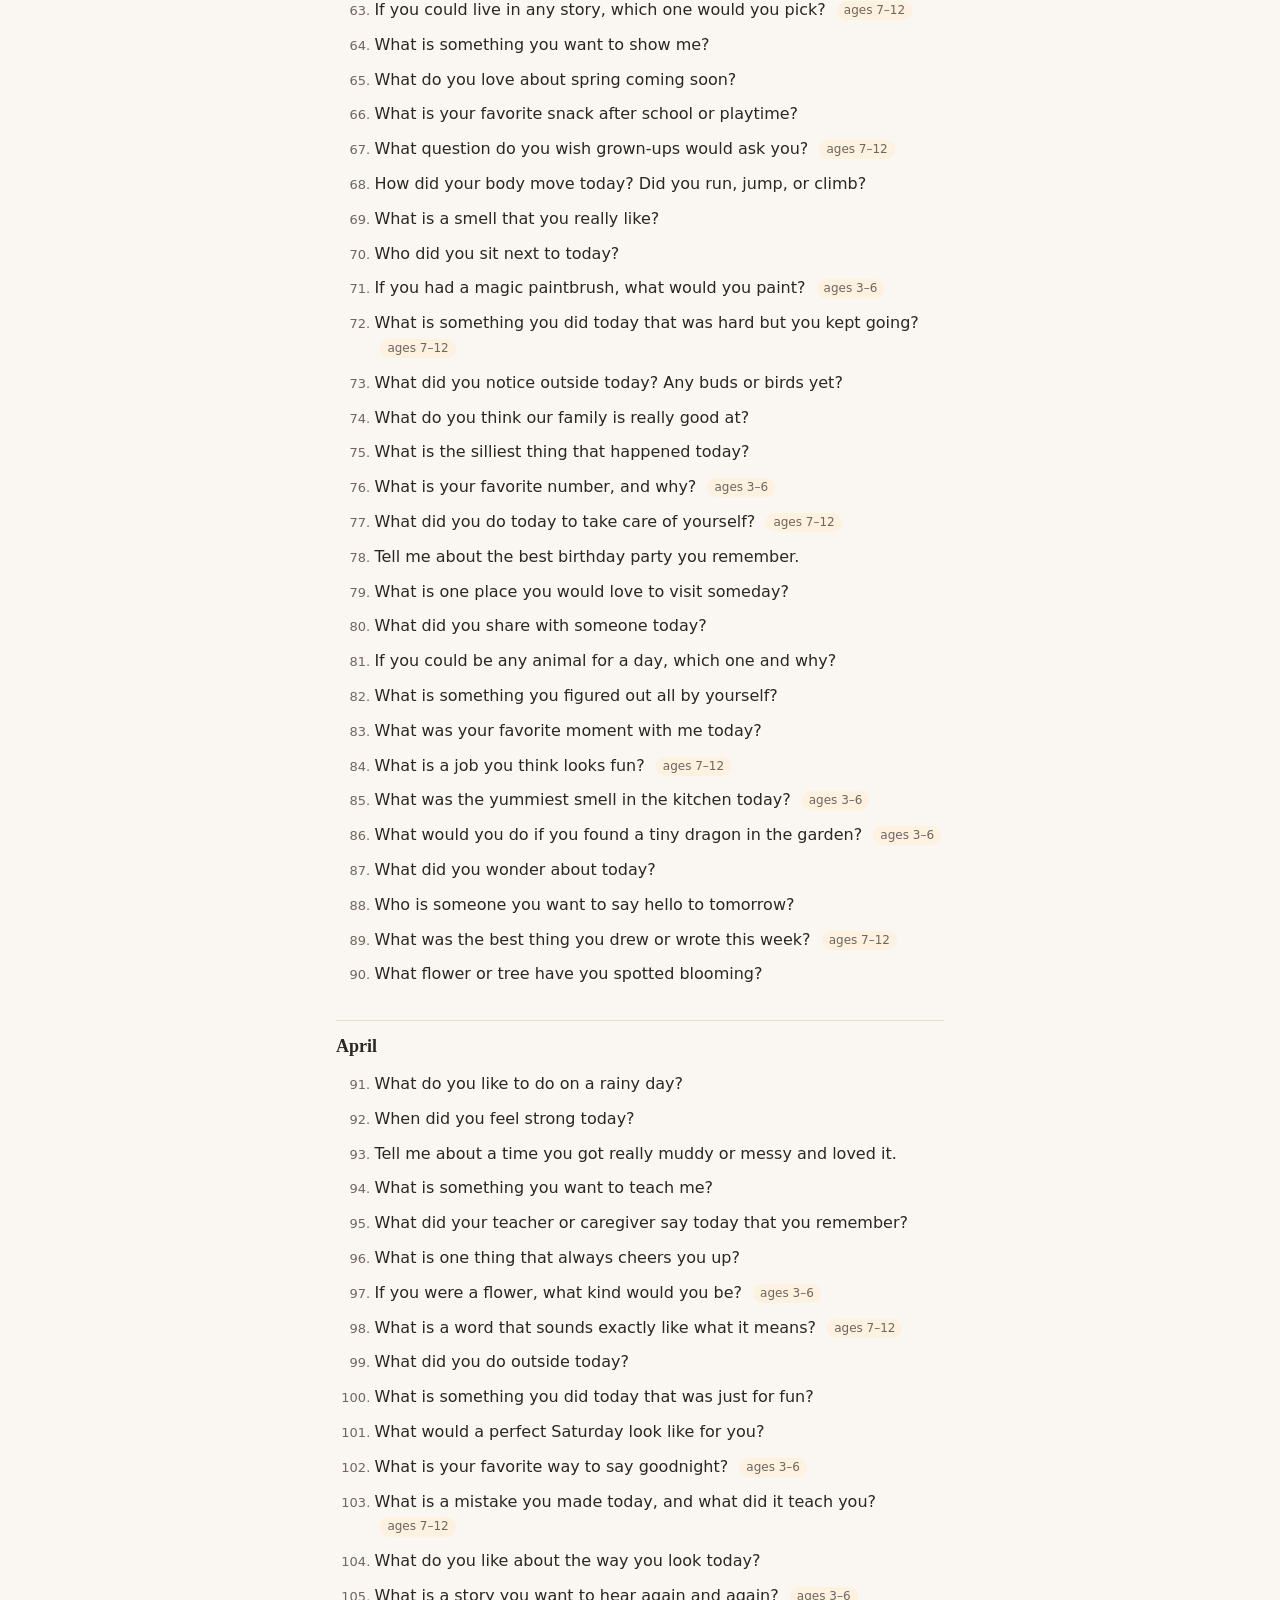
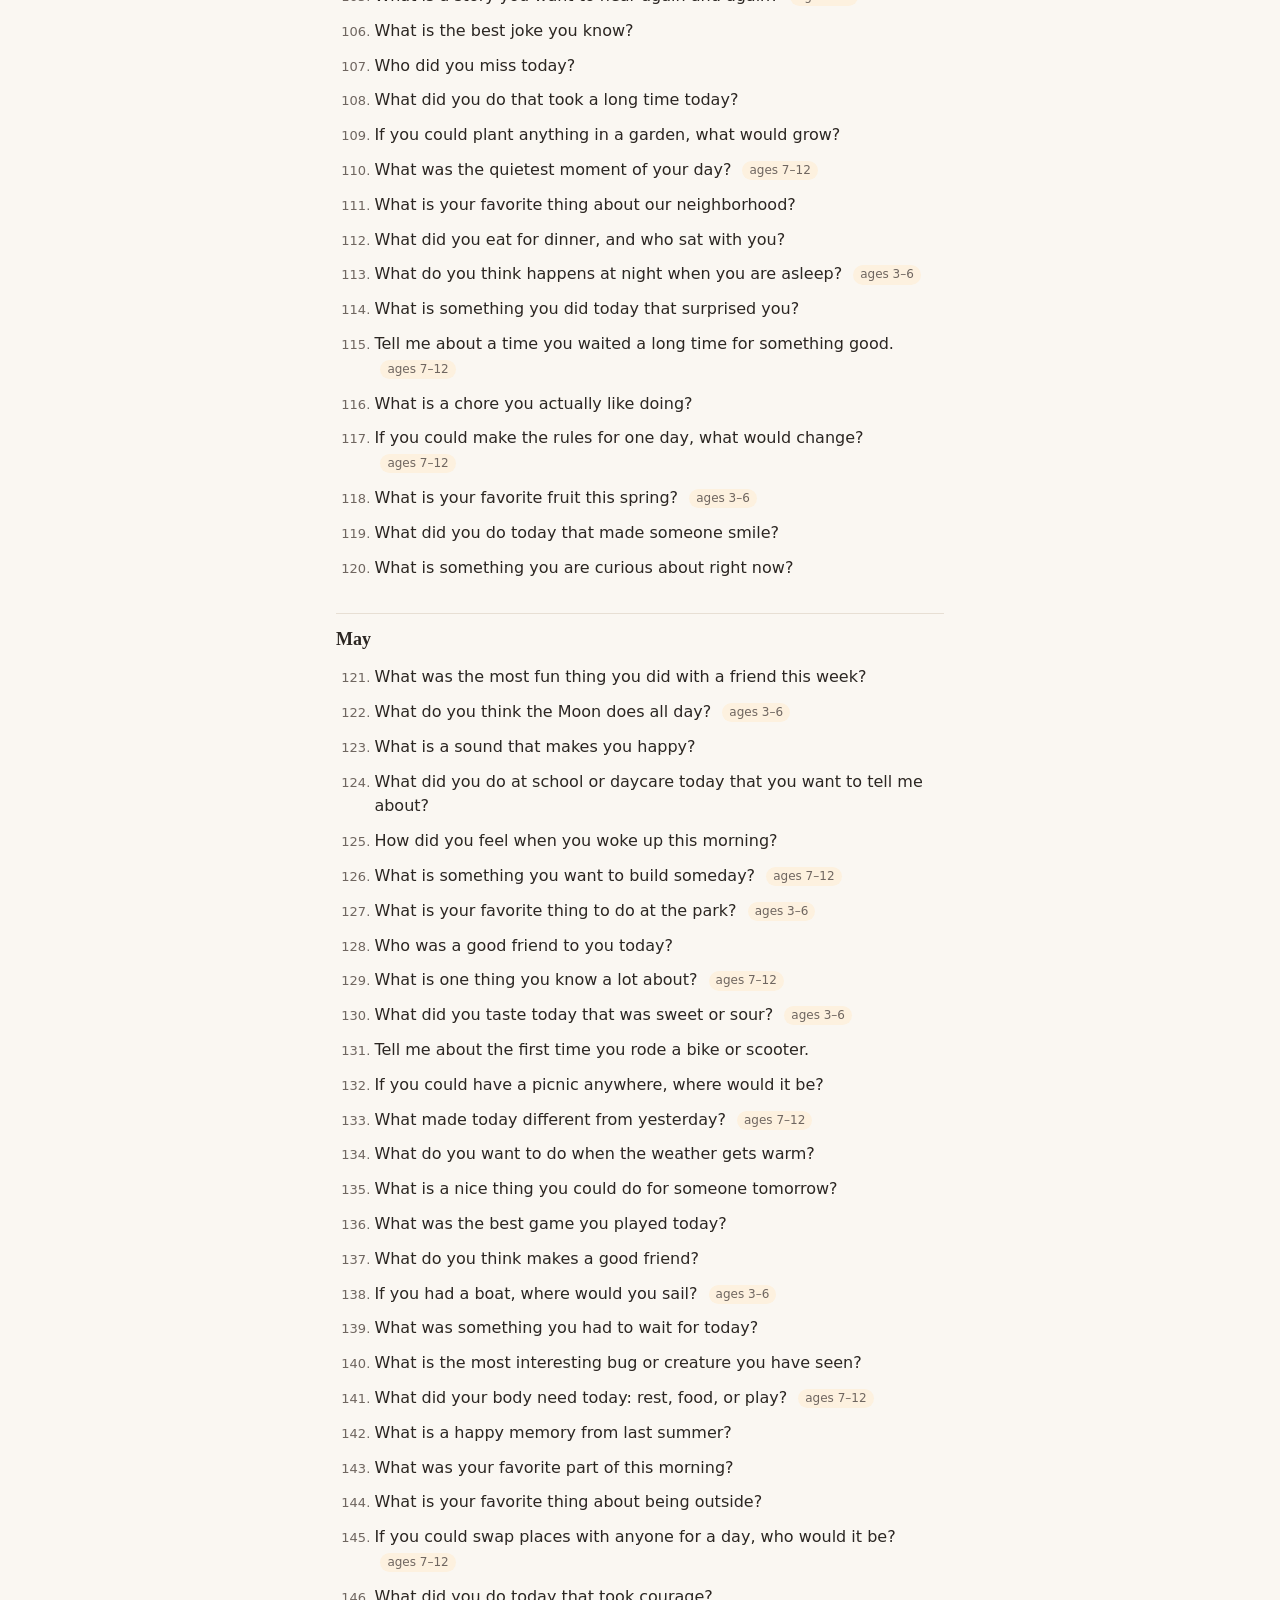
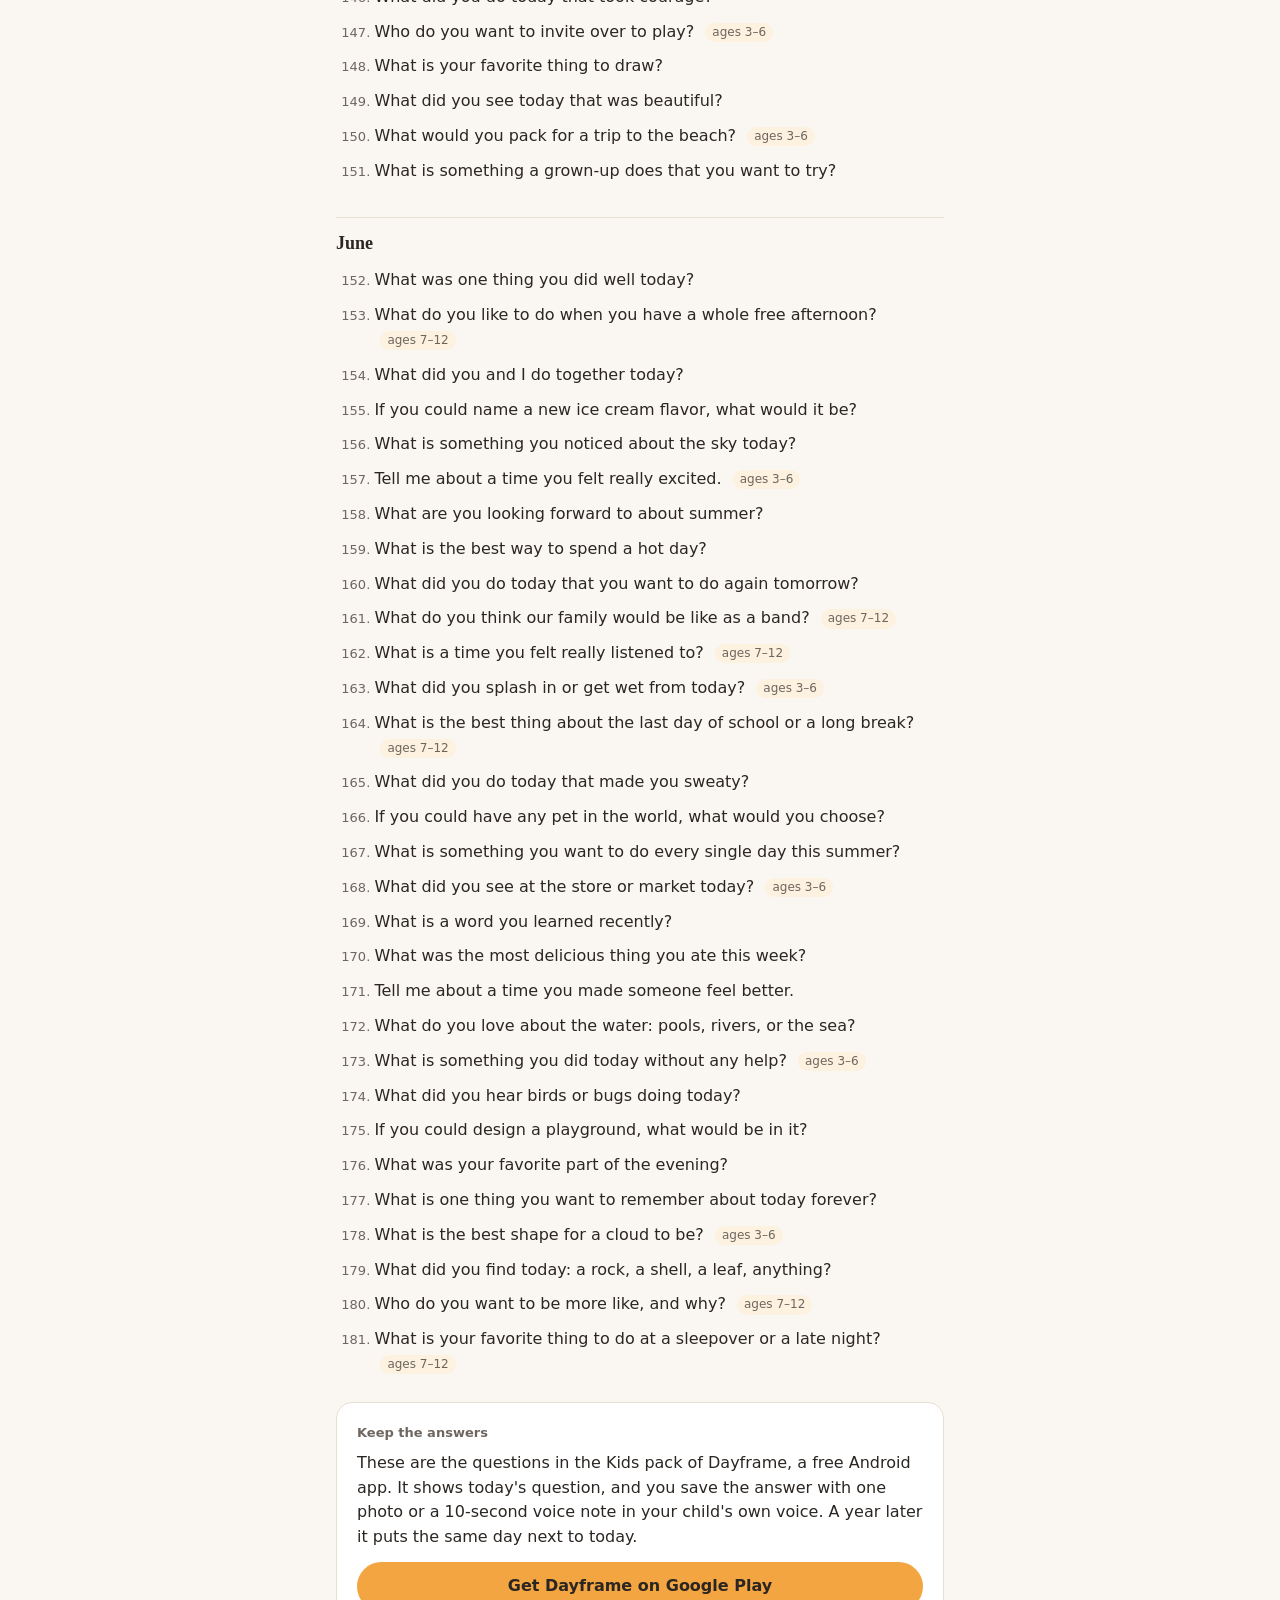
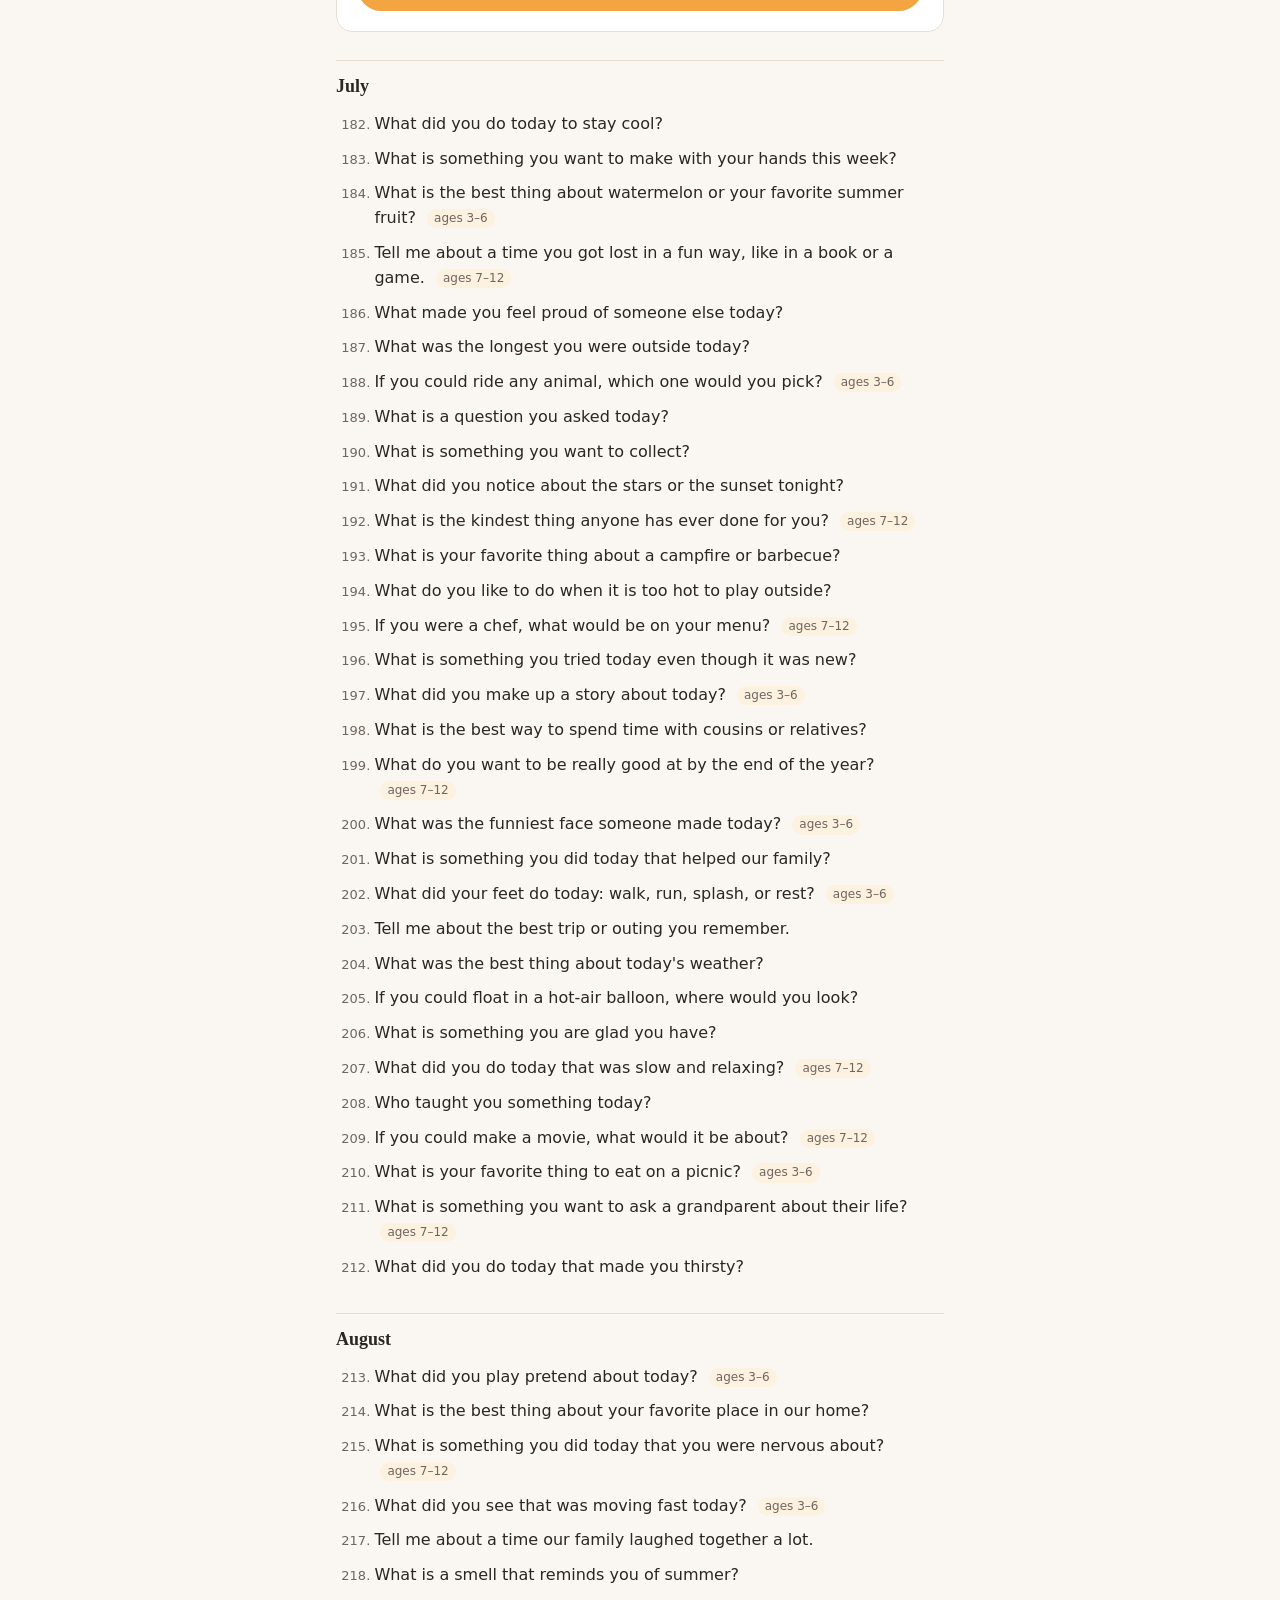
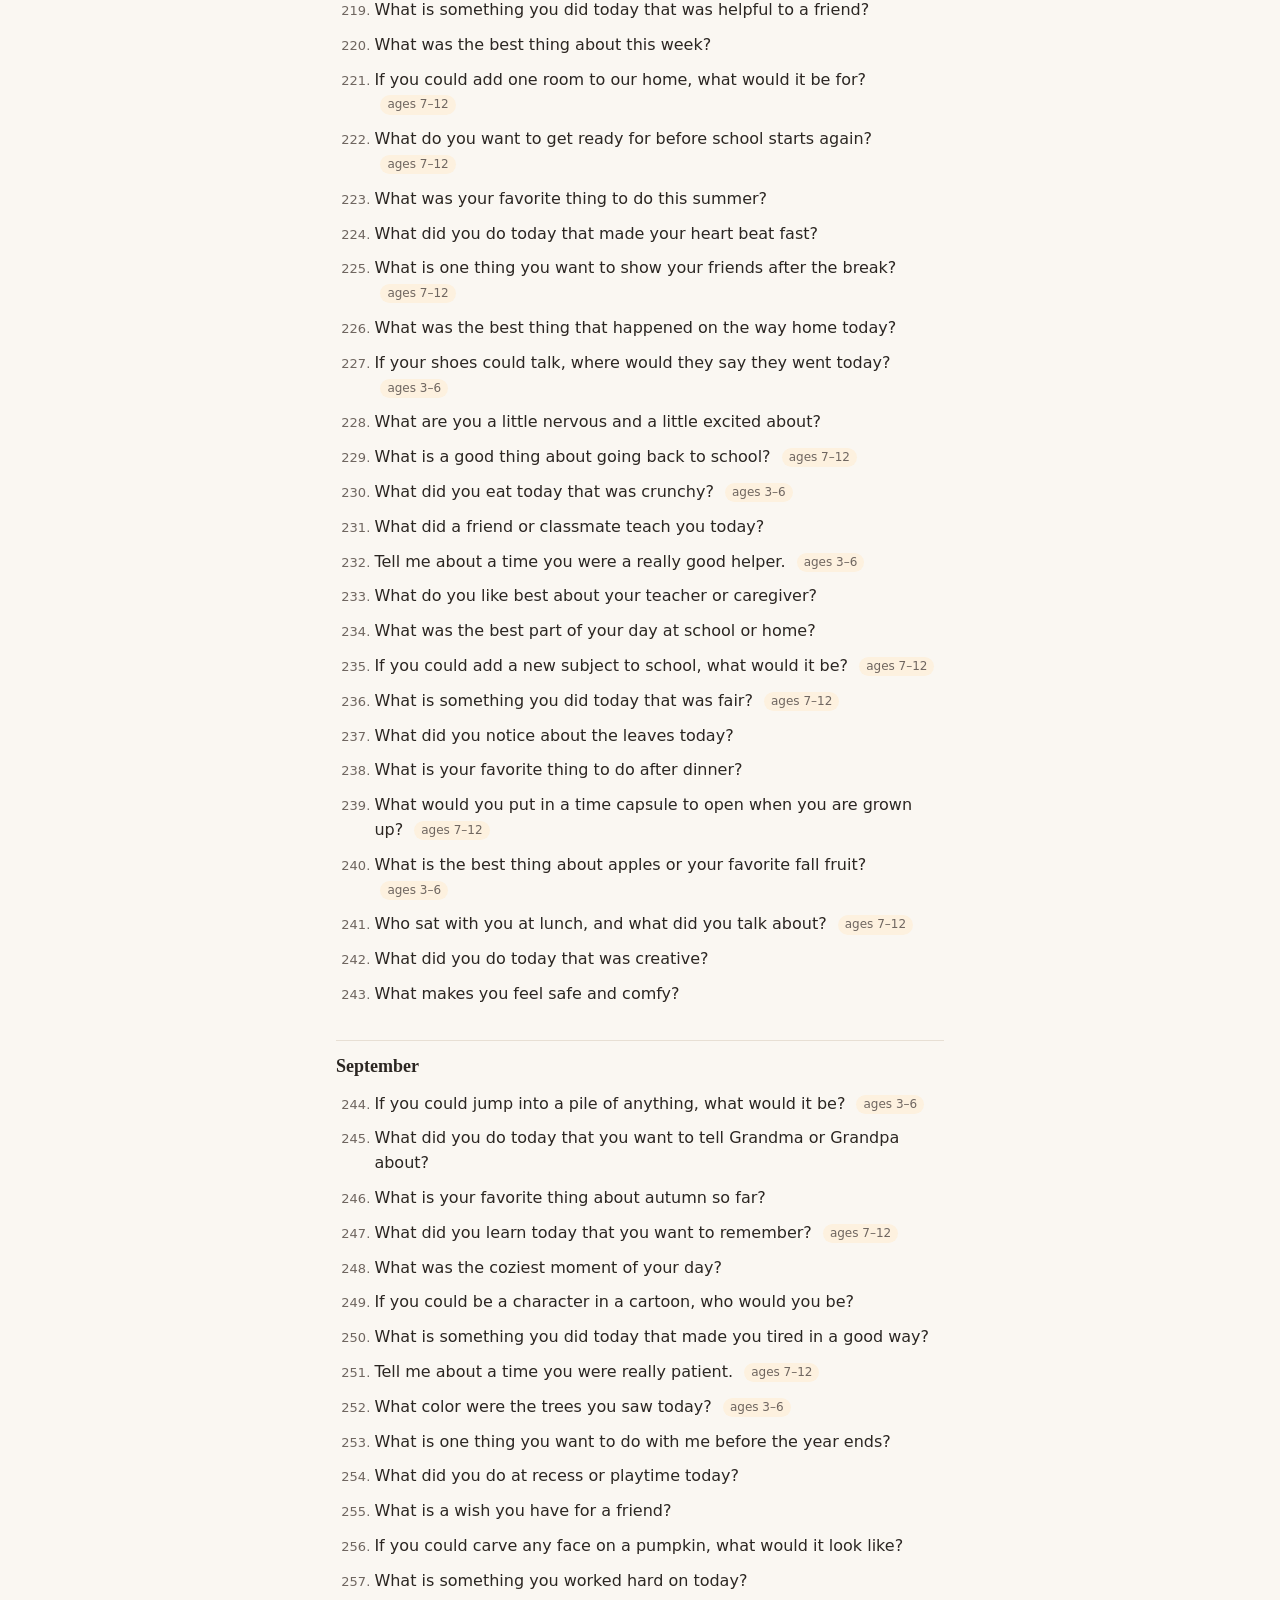
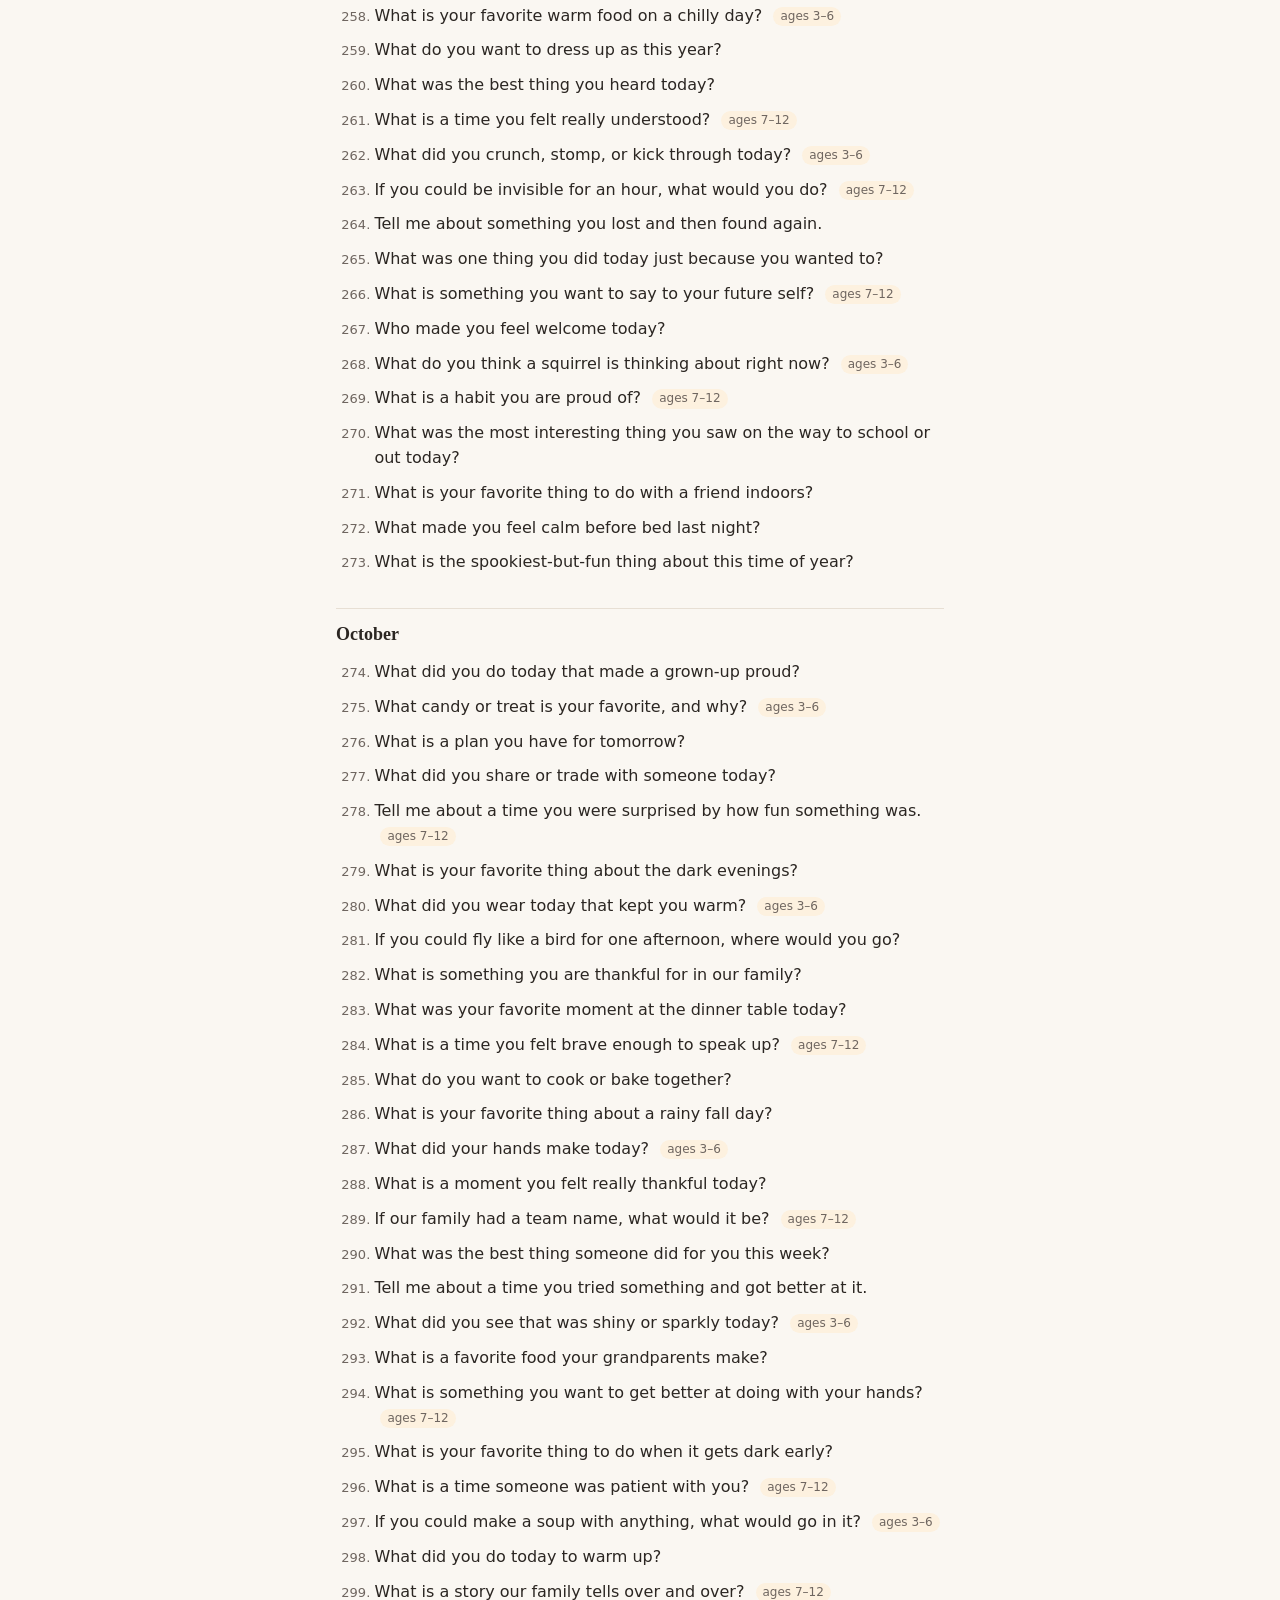
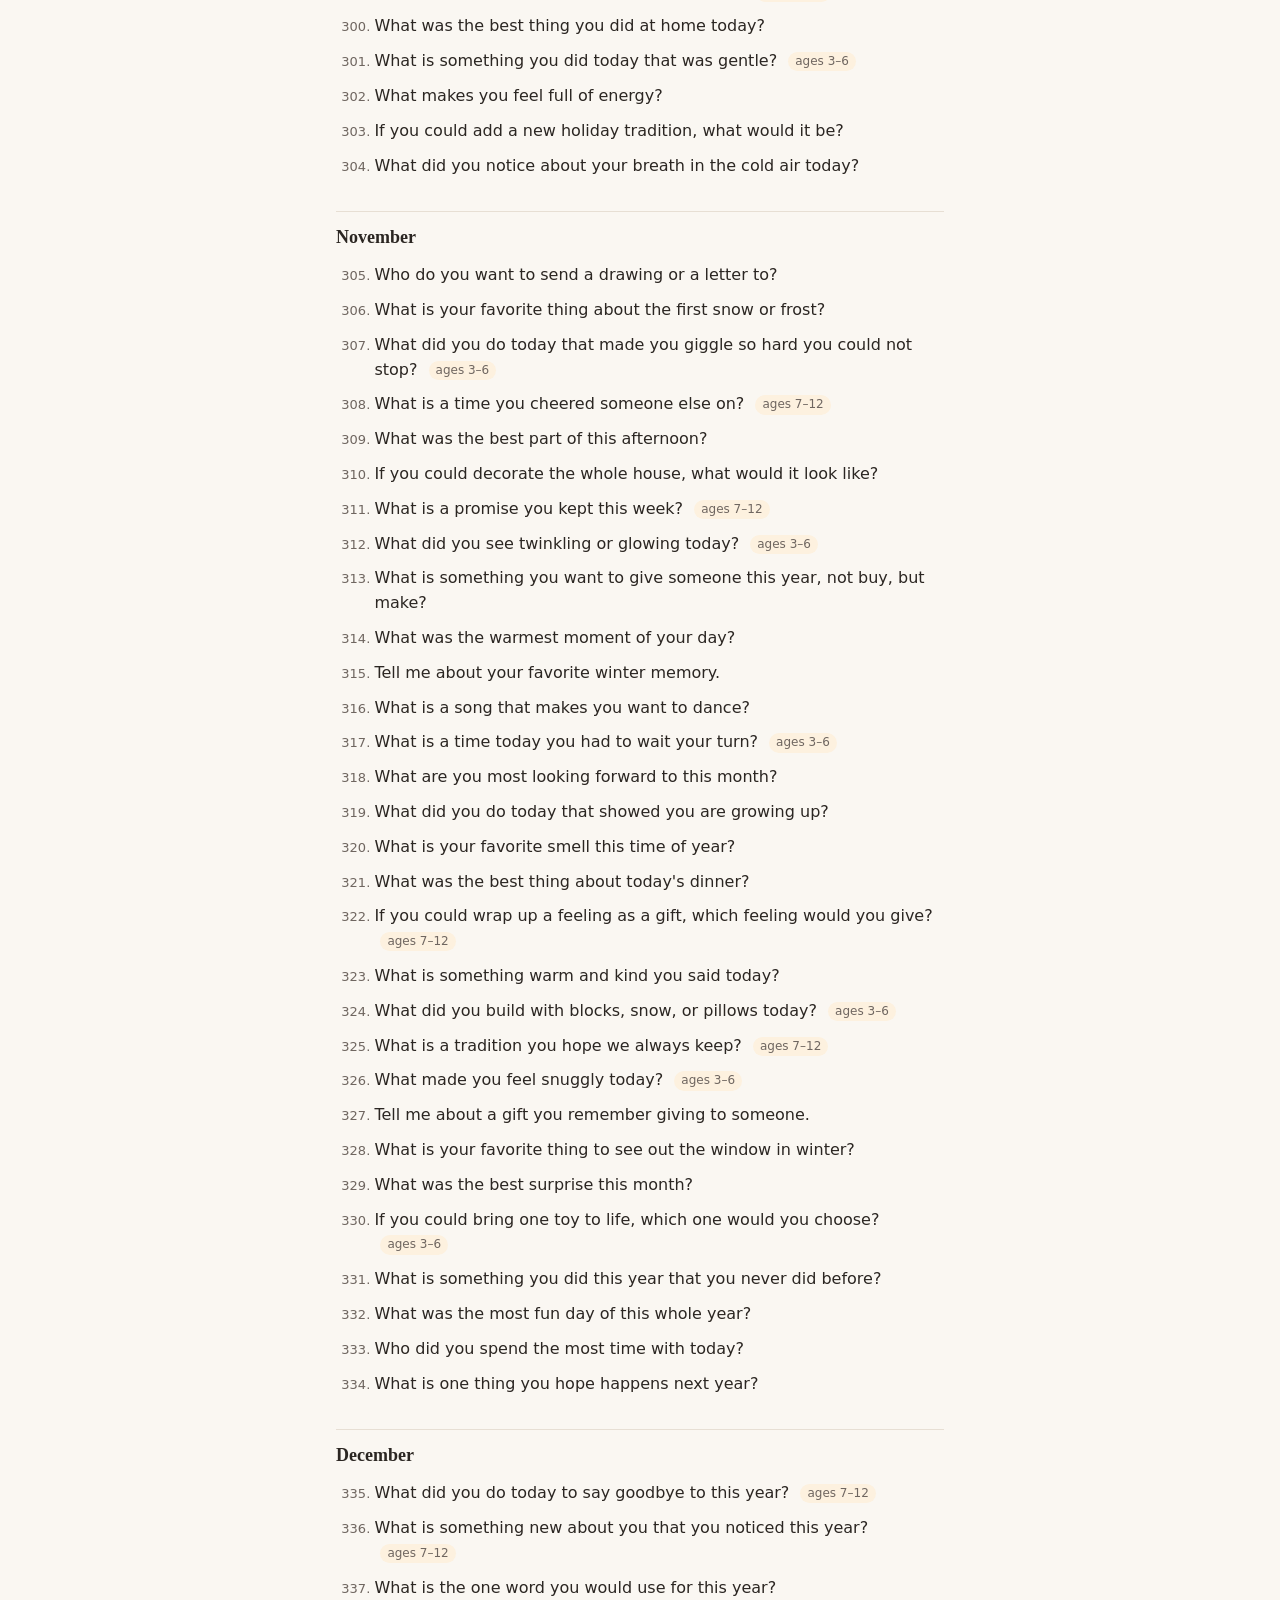
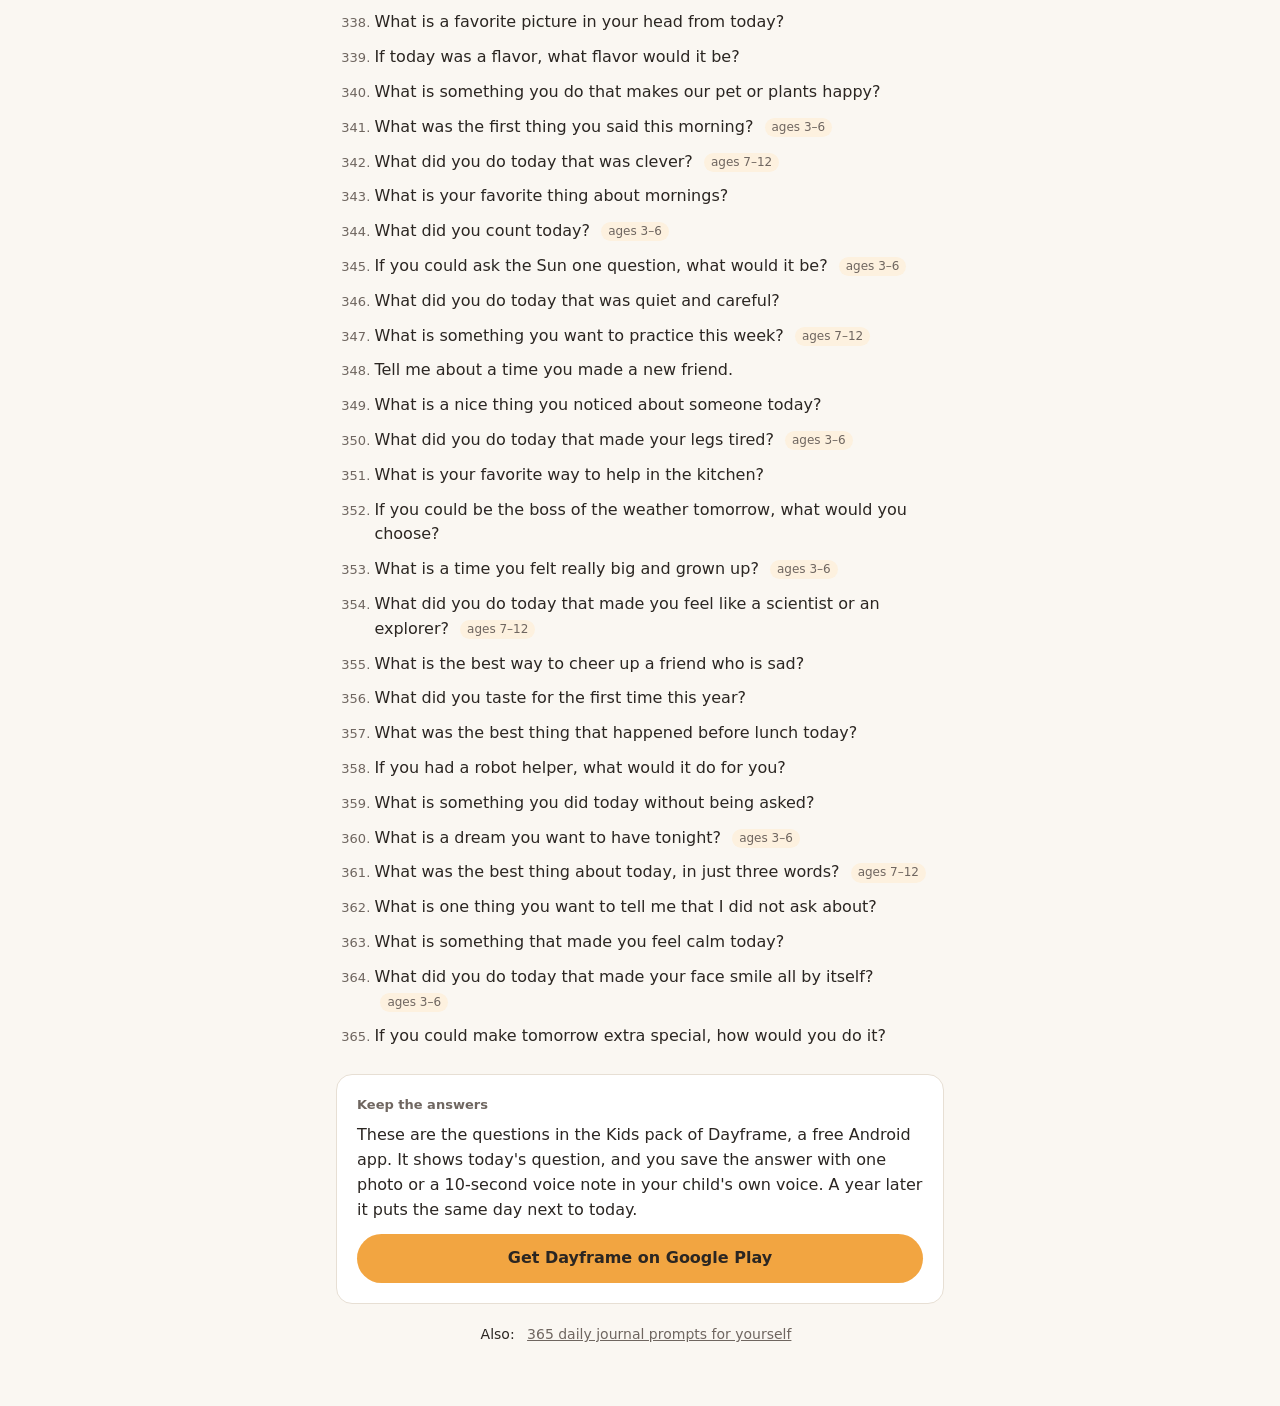
<file: dayframe/questions/kids/index.html>
<!doctype html>
<html lang="en">
<head>
<meta charset="utf-8">
<meta name="viewport" content="width=device-width, initial-scale=1, viewport-fit=cover">
<meta http-equiv="Content-Security-Policy" content="default-src 'none'; style-src 'self'; img-src 'self' data:; base-uri 'none'; form-action 'none'">
<meta name="theme-color" content="#FAF7F2">
<title>365 Questions to Ask Your Kids, One for Every Day | Dayframe</title>
<meta name="description" content="365 conversation questions to ask your child, one for each day of the year, grouped by month with seasonal questions and age hints for 3–6 and 7–12.">
<link rel="canonical" href="https://hyunjunghoon.github.io/dayframe/questions/kids/">
<link rel="alternate" hreflang="en" href="https://hyunjunghoon.github.io/dayframe/questions/kids/">
<link rel="alternate" hreflang="ko" href="https://hyunjunghoon.github.io/dayframe/questions/kids/ko/">
<link rel="alternate" hreflang="es" href="https://hyunjunghoon.github.io/dayframe/questions/kids/es/">
<link rel="alternate" hreflang="pt" href="https://hyunjunghoon.github.io/dayframe/questions/kids/pt/">
<link rel="stylesheet" href="/dayframe/style.css">
</head>
<body>
  <main class="wide">
    <div class="brand"><a class="home" href="/dayframe/"><span class="dot" aria-hidden="true"></span>Dayframe</a><span class="lang"><a href="/dayframe/questions/kids/ko/" hreflang="ko">한국어</a> · <a href="/dayframe/questions/kids/es/" hreflang="es">Español</a> · <a href="/dayframe/questions/kids/pt/" hreflang="pt">Português</a></span></div>
    <h1>365 questions to ask your kids, one for every day</h1>
    <p>“How was school?” usually gets “fine.” A specific, slightly playful question gets a real answer, and a small window into how your child thinks.</p><p>Below is a question for every day of the year, grouped by month. Seasonal questions sit in the right season (Northern Hemisphere), and some are marked for ages 3–6 or 7–12. The rest work for any age.</p>
    <section class="card"><p class="label">How to use them</p><ul><li>Ask one at dinner, in the car or at bedtime. One is enough.</li><li>Write the answer down word for word, with the date. Kids&#x27; exact words are the part you will want to remember.</li><li>Don&#x27;t correct or steer the answer. Follow up with “why?” or “what happened next?”</li><li>Come back to the same question a year later and compare the answers.</li></ul></section>
    
    <h2>Questions by month</h2>
    <p class="toc"><a href="#m1">January</a> · <a href="#m2">February</a> · <a href="#m3">March</a> · <a href="#m4">April</a> · <a href="#m5">May</a> · <a href="#m6">June</a> · <a href="#m7">July</a> · <a href="#m8">August</a> · <a href="#m9">September</a> · <a href="#m10">October</a> · <a href="#m11">November</a> · <a href="#m12">December</a></p>
    <section class="month" id="m1"><h3>January</h3><ol start="1"><li>What is one thing you want to try this brand-new year?</li><li>What was the best part of today?</li><li>If you could make a snowman friend, what would you name it? <span class="age">ages 3–6</span></li><li>What did you eat today that tasted really good?</li><li>Who made you laugh today, and what did they do?</li><li>What does Mom do at work?</li><li>What is your favorite thing to do when it is cold outside?</li><li>What is something you learned today that you did not know yesterday? <span class="age">ages 7–12</span></li><li>What color is your mood today, and why?</li><li>What was the first thing you thought about when you woke up?</li><li>If our pet could talk, what would it say to you? <span class="age">ages 3–6</span></li><li>What is your favorite warm drink? <span class="age">ages 3–6</span></li><li>What did you do today that was kind?</li><li>What is your favorite song right now? Can you sing a little?</li><li>What was tricky today, and how did you handle it? <span class="age">ages 7–12</span></li><li>What does Dad do at work?</li><li>What is your favorite toy today? <span class="age">ages 3–6</span></li><li>If you could have any superpower for one day, which one would you pick?</li><li>Who did you play with today?</li><li>What is something you are really good at?</li><li>What makes our home feel cozy?</li><li>What did you build or make today?</li><li>What is the funniest word you know? <span class="age">ages 3–6</span></li><li>What is one thing you want to learn how to do this year? <span class="age">ages 7–12</span></li><li>How did you help someone today?</li><li>What is your favorite book right now, and what happens in it?</li><li>What is the best thing about being your age? <span class="age">ages 7–12</span></li><li>What did you see out the window today? <span class="age">ages 3–6</span></li><li>What do you think clouds are made of? <span class="age">ages 3–6</span></li><li>What did you do today that made you proud?</li><li>Tell me about a time you were very brave.</li></ol></section><section class="month" id="m2"><h3>February</h3><ol start="32"><li>What is your favorite thing to do with Grandma or Grandpa?</li><li>What did you dream about last night?</li><li>What was the most surprising thing today?</li><li>If you were a teacher, what would you teach? <span class="age">ages 7–12</span></li><li>What is your favorite breakfast? <span class="age">ages 3–6</span></li><li>Who is your best friend, and what do you like about them?</li><li>What is a game you made up by yourself?</li><li>What is something you want to get better at? <span class="age">ages 7–12</span></li><li>What did you say thank you for today?</li><li>If you could give a present to anyone, who would get it and what would it be?</li><li>Who hugged you today? <span class="age">ages 3–6</span></li><li>What is the coolest thing you know about animals?</li><li>What is something you did today for the very first time?</li><li>What makes you feel loved?</li><li>What is your favorite thing to wear? <span class="age">ages 3–6</span></li><li>If you could invent a new holiday, what would we celebrate? <span class="age">ages 7–12</span></li><li>What is one thing you want to do this weekend?</li><li>What sounds did you hear today? <span class="age">ages 3–6</span></li><li>When did you feel calm and happy today?</li><li>What do you like most about your room?</li><li>What was the best thing someone said to you today?</li><li>If you could talk to a bird, what would you ask it? <span class="age">ages 3–6</span></li><li>What was for lunch today, and how was it?</li><li>What do you want to be when you grow up, today?</li><li>What is one rule at home you think is a good rule? <span class="age">ages 7–12</span></li><li>What did you do with your hands today? <span class="age">ages 3–6</span></li><li>Tell me about a time you helped a friend.</li><li>What is something you can do now that you could not do when you were little?</li></ol></section><section class="month" id="m3"><h3>March</h3><ol start="60"><li>What is your favorite kind of weather?</li><li>What made you giggle today? <span class="age">ages 3–6</span></li><li>What was the hardest part of today?</li><li>If you could live in any story, which one would you pick? <span class="age">ages 7–12</span></li><li>What is something you want to show me?</li><li>What do you love about spring coming soon?</li><li>What is your favorite snack after school or playtime?</li><li>What question do you wish grown-ups would ask you? <span class="age">ages 7–12</span></li><li>How did your body move today? Did you run, jump, or climb?</li><li>What is a smell that you really like?</li><li>Who did you sit next to today?</li><li>If you had a magic paintbrush, what would you paint? <span class="age">ages 3–6</span></li><li>What is something you did today that was hard but you kept going? <span class="age">ages 7–12</span></li><li>What did you notice outside today? Any buds or birds yet?</li><li>What do you think our family is really good at?</li><li>What is the silliest thing that happened today?</li><li>What is your favorite number, and why? <span class="age">ages 3–6</span></li><li>What did you do today to take care of yourself? <span class="age">ages 7–12</span></li><li>Tell me about the best birthday party you remember.</li><li>What is one place you would love to visit someday?</li><li>What did you share with someone today?</li><li>If you could be any animal for a day, which one and why?</li><li>What is something you figured out all by yourself?</li><li>What was your favorite moment with me today?</li><li>What is a job you think looks fun? <span class="age">ages 7–12</span></li><li>What was the yummiest smell in the kitchen today? <span class="age">ages 3–6</span></li><li>What would you do if you found a tiny dragon in the garden? <span class="age">ages 3–6</span></li><li>What did you wonder about today?</li><li>Who is someone you want to say hello to tomorrow?</li><li>What was the best thing you drew or wrote this week? <span class="age">ages 7–12</span></li><li>What flower or tree have you spotted blooming?</li></ol></section><section class="month" id="m4"><h3>April</h3><ol start="91"><li>What do you like to do on a rainy day?</li><li>When did you feel strong today?</li><li>Tell me about a time you got really muddy or messy and loved it.</li><li>What is something you want to teach me?</li><li>What did your teacher or caregiver say today that you remember?</li><li>What is one thing that always cheers you up?</li><li>If you were a flower, what kind would you be? <span class="age">ages 3–6</span></li><li>What is a word that sounds exactly like what it means? <span class="age">ages 7–12</span></li><li>What did you do outside today?</li><li>What is something you did today that was just for fun?</li><li>What would a perfect Saturday look like for you?</li><li>What is your favorite way to say goodnight? <span class="age">ages 3–6</span></li><li>What is a mistake you made today, and what did it teach you? <span class="age">ages 7–12</span></li><li>What do you like about the way you look today?</li><li>What is a story you want to hear again and again? <span class="age">ages 3–6</span></li><li>What is the best joke you know?</li><li>Who did you miss today?</li><li>What did you do that took a long time today?</li><li>If you could plant anything in a garden, what would grow?</li><li>What was the quietest moment of your day? <span class="age">ages 7–12</span></li><li>What is your favorite thing about our neighborhood?</li><li>What did you eat for dinner, and who sat with you?</li><li>What do you think happens at night when you are asleep? <span class="age">ages 3–6</span></li><li>What is something you did today that surprised you?</li><li>Tell me about a time you waited a long time for something good. <span class="age">ages 7–12</span></li><li>What is a chore you actually like doing?</li><li>If you could make the rules for one day, what would change? <span class="age">ages 7–12</span></li><li>What is your favorite fruit this spring? <span class="age">ages 3–6</span></li><li>What did you do today that made someone smile?</li><li>What is something you are curious about right now?</li></ol></section><section class="month" id="m5"><h3>May</h3><ol start="121"><li>What was the most fun thing you did with a friend this week?</li><li>What do you think the Moon does all day? <span class="age">ages 3–6</span></li><li>What is a sound that makes you happy?</li><li>What did you do at school or daycare today that you want to tell me about?</li><li>How did you feel when you woke up this morning?</li><li>What is something you want to build someday? <span class="age">ages 7–12</span></li><li>What is your favorite thing to do at the park? <span class="age">ages 3–6</span></li><li>Who was a good friend to you today?</li><li>What is one thing you know a lot about? <span class="age">ages 7–12</span></li><li>What did you taste today that was sweet or sour? <span class="age">ages 3–6</span></li><li>Tell me about the first time you rode a bike or scooter.</li><li>If you could have a picnic anywhere, where would it be?</li><li>What made today different from yesterday? <span class="age">ages 7–12</span></li><li>What do you want to do when the weather gets warm?</li><li>What is a nice thing you could do for someone tomorrow?</li><li>What was the best game you played today?</li><li>What do you think makes a good friend?</li><li>If you had a boat, where would you sail? <span class="age">ages 3–6</span></li><li>What was something you had to wait for today?</li><li>What is the most interesting bug or creature you have seen?</li><li>What did your body need today: rest, food, or play? <span class="age">ages 7–12</span></li><li>What is a happy memory from last summer?</li><li>What was your favorite part of this morning?</li><li>What is your favorite thing about being outside?</li><li>If you could swap places with anyone for a day, who would it be? <span class="age">ages 7–12</span></li><li>What did you do today that took courage?</li><li>Who do you want to invite over to play? <span class="age">ages 3–6</span></li><li>What is your favorite thing to draw?</li><li>What did you see today that was beautiful?</li><li>What would you pack for a trip to the beach? <span class="age">ages 3–6</span></li><li>What is something a grown-up does that you want to try?</li></ol></section><section class="month" id="m6"><h3>June</h3><ol start="152"><li>What was one thing you did well today?</li><li>What do you like to do when you have a whole free afternoon? <span class="age">ages 7–12</span></li><li>What did you and I do together today?</li><li>If you could name a new ice cream flavor, what would it be?</li><li>What is something you noticed about the sky today?</li><li>Tell me about a time you felt really excited. <span class="age">ages 3–6</span></li><li>What are you looking forward to about summer?</li><li>What is the best way to spend a hot day?</li><li>What did you do today that you want to do again tomorrow?</li><li>What do you think our family would be like as a band? <span class="age">ages 7–12</span></li><li>What is a time you felt really listened to? <span class="age">ages 7–12</span></li><li>What did you splash in or get wet from today? <span class="age">ages 3–6</span></li><li>What is the best thing about the last day of school or a long break? <span class="age">ages 7–12</span></li><li>What did you do today that made you sweaty?</li><li>If you could have any pet in the world, what would you choose?</li><li>What is something you want to do every single day this summer?</li><li>What did you see at the store or market today? <span class="age">ages 3–6</span></li><li>What is a word you learned recently?</li><li>What was the most delicious thing you ate this week?</li><li>Tell me about a time you made someone feel better.</li><li>What do you love about the water: pools, rivers, or the sea?</li><li>What is something you did today without any help? <span class="age">ages 3–6</span></li><li>What did you hear birds or bugs doing today?</li><li>If you could design a playground, what would be in it?</li><li>What was your favorite part of the evening?</li><li>What is one thing you want to remember about today forever?</li><li>What is the best shape for a cloud to be? <span class="age">ages 3–6</span></li><li>What did you find today: a rock, a shell, a leaf, anything?</li><li>Who do you want to be more like, and why? <span class="age">ages 7–12</span></li><li>What is your favorite thing to do at a sleepover or a late night? <span class="age">ages 7–12</span></li></ol></section><section class="card cta"><p class="label">Keep the answers</p><p>These are the questions in the Kids pack of Dayframe, a free Android app. It shows today&#x27;s question, and you save the answer with one photo or a 10-second voice note in your child&#x27;s own voice. A year later it puts the same day next to today.</p><a class="btn btn-primary" href="https://play.google.com/store/apps/details?id=com.tallowbird.dayframe&amp;referrer=utm_source%3Dhyunjunghoon.github.io%26utm_medium%3Dweb%26utm_campaign%3Dquestions_kids_en_mid" rel="noopener">Get Dayframe on Google Play</a></section><section class="month" id="m7"><h3>July</h3><ol start="182"><li>What did you do today to stay cool?</li><li>What is something you want to make with your hands this week?</li><li>What is the best thing about watermelon or your favorite summer fruit? <span class="age">ages 3–6</span></li><li>Tell me about a time you got lost in a fun way, like in a book or a game. <span class="age">ages 7–12</span></li><li>What made you feel proud of someone else today?</li><li>What was the longest you were outside today?</li><li>If you could ride any animal, which one would you pick? <span class="age">ages 3–6</span></li><li>What is a question you asked today?</li><li>What is something you want to collect?</li><li>What did you notice about the stars or the sunset tonight?</li><li>What is the kindest thing anyone has ever done for you? <span class="age">ages 7–12</span></li><li>What is your favorite thing about a campfire or barbecue?</li><li>What do you like to do when it is too hot to play outside?</li><li>If you were a chef, what would be on your menu? <span class="age">ages 7–12</span></li><li>What is something you tried today even though it was new?</li><li>What did you make up a story about today? <span class="age">ages 3–6</span></li><li>What is the best way to spend time with cousins or relatives?</li><li>What do you want to be really good at by the end of the year? <span class="age">ages 7–12</span></li><li>What was the funniest face someone made today? <span class="age">ages 3–6</span></li><li>What is something you did today that helped our family?</li><li>What did your feet do today: walk, run, splash, or rest? <span class="age">ages 3–6</span></li><li>Tell me about the best trip or outing you remember.</li><li>What was the best thing about today&#x27;s weather?</li><li>If you could float in a hot-air balloon, where would you look?</li><li>What is something you are glad you have?</li><li>What did you do today that was slow and relaxing? <span class="age">ages 7–12</span></li><li>Who taught you something today?</li><li>If you could make a movie, what would it be about? <span class="age">ages 7–12</span></li><li>What is your favorite thing to eat on a picnic? <span class="age">ages 3–6</span></li><li>What is something you want to ask a grandparent about their life? <span class="age">ages 7–12</span></li><li>What did you do today that made you thirsty?</li></ol></section><section class="month" id="m8"><h3>August</h3><ol start="213"><li>What did you play pretend about today? <span class="age">ages 3–6</span></li><li>What is the best thing about your favorite place in our home?</li><li>What is something you did today that you were nervous about? <span class="age">ages 7–12</span></li><li>What did you see that was moving fast today? <span class="age">ages 3–6</span></li><li>Tell me about a time our family laughed together a lot.</li><li>What is a smell that reminds you of summer?</li><li>What is something you did today that was helpful to a friend?</li><li>What was the best thing about this week?</li><li>If you could add one room to our home, what would it be for? <span class="age">ages 7–12</span></li><li>What do you want to get ready for before school starts again? <span class="age">ages 7–12</span></li><li>What was your favorite thing to do this summer?</li><li>What did you do today that made your heart beat fast?</li><li>What is one thing you want to show your friends after the break? <span class="age">ages 7–12</span></li><li>What was the best thing that happened on the way home today?</li><li>If your shoes could talk, where would they say they went today? <span class="age">ages 3–6</span></li><li>What are you a little nervous and a little excited about?</li><li>What is a good thing about going back to school? <span class="age">ages 7–12</span></li><li>What did you eat today that was crunchy? <span class="age">ages 3–6</span></li><li>What did a friend or classmate teach you today?</li><li>Tell me about a time you were a really good helper. <span class="age">ages 3–6</span></li><li>What do you like best about your teacher or caregiver?</li><li>What was the best part of your day at school or home?</li><li>If you could add a new subject to school, what would it be? <span class="age">ages 7–12</span></li><li>What is something you did today that was fair? <span class="age">ages 7–12</span></li><li>What did you notice about the leaves today?</li><li>What is your favorite thing to do after dinner?</li><li>What would you put in a time capsule to open when you are grown up? <span class="age">ages 7–12</span></li><li>What is the best thing about apples or your favorite fall fruit? <span class="age">ages 3–6</span></li><li>Who sat with you at lunch, and what did you talk about? <span class="age">ages 7–12</span></li><li>What did you do today that was creative?</li><li>What makes you feel safe and comfy?</li></ol></section><section class="month" id="m9"><h3>September</h3><ol start="244"><li>If you could jump into a pile of anything, what would it be? <span class="age">ages 3–6</span></li><li>What did you do today that you want to tell Grandma or Grandpa about?</li><li>What is your favorite thing about autumn so far?</li><li>What did you learn today that you want to remember? <span class="age">ages 7–12</span></li><li>What was the coziest moment of your day?</li><li>If you could be a character in a cartoon, who would you be?</li><li>What is something you did today that made you tired in a good way?</li><li>Tell me about a time you were really patient. <span class="age">ages 7–12</span></li><li>What color were the trees you saw today? <span class="age">ages 3–6</span></li><li>What is one thing you want to do with me before the year ends?</li><li>What did you do at recess or playtime today?</li><li>What is a wish you have for a friend?</li><li>If you could carve any face on a pumpkin, what would it look like?</li><li>What is something you worked hard on today?</li><li>What is your favorite warm food on a chilly day? <span class="age">ages 3–6</span></li><li>What do you want to dress up as this year?</li><li>What was the best thing you heard today?</li><li>What is a time you felt really understood? <span class="age">ages 7–12</span></li><li>What did you crunch, stomp, or kick through today? <span class="age">ages 3–6</span></li><li>If you could be invisible for an hour, what would you do? <span class="age">ages 7–12</span></li><li>Tell me about something you lost and then found again.</li><li>What was one thing you did today just because you wanted to?</li><li>What is something you want to say to your future self? <span class="age">ages 7–12</span></li><li>Who made you feel welcome today?</li><li>What do you think a squirrel is thinking about right now? <span class="age">ages 3–6</span></li><li>What is a habit you are proud of? <span class="age">ages 7–12</span></li><li>What was the most interesting thing you saw on the way to school or out today?</li><li>What is your favorite thing to do with a friend indoors?</li><li>What made you feel calm before bed last night?</li><li>What is the spookiest-but-fun thing about this time of year?</li></ol></section><section class="month" id="m10"><h3>October</h3><ol start="274"><li>What did you do today that made a grown-up proud?</li><li>What candy or treat is your favorite, and why? <span class="age">ages 3–6</span></li><li>What is a plan you have for tomorrow?</li><li>What did you share or trade with someone today?</li><li>Tell me about a time you were surprised by how fun something was. <span class="age">ages 7–12</span></li><li>What is your favorite thing about the dark evenings?</li><li>What did you wear today that kept you warm? <span class="age">ages 3–6</span></li><li>If you could fly like a bird for one afternoon, where would you go?</li><li>What is something you are thankful for in our family?</li><li>What was your favorite moment at the dinner table today?</li><li>What is a time you felt brave enough to speak up? <span class="age">ages 7–12</span></li><li>What do you want to cook or bake together?</li><li>What is your favorite thing about a rainy fall day?</li><li>What did your hands make today? <span class="age">ages 3–6</span></li><li>What is a moment you felt really thankful today?</li><li>If our family had a team name, what would it be? <span class="age">ages 7–12</span></li><li>What was the best thing someone did for you this week?</li><li>Tell me about a time you tried something and got better at it.</li><li>What did you see that was shiny or sparkly today? <span class="age">ages 3–6</span></li><li>What is a favorite food your grandparents make?</li><li>What is something you want to get better at doing with your hands? <span class="age">ages 7–12</span></li><li>What is your favorite thing to do when it gets dark early?</li><li>What is a time someone was patient with you? <span class="age">ages 7–12</span></li><li>If you could make a soup with anything, what would go in it? <span class="age">ages 3–6</span></li><li>What did you do today to warm up?</li><li>What is a story our family tells over and over? <span class="age">ages 7–12</span></li><li>What was the best thing you did at home today?</li><li>What is something you did today that was gentle? <span class="age">ages 3–6</span></li><li>What makes you feel full of energy?</li><li>If you could add a new holiday tradition, what would it be?</li><li>What did you notice about your breath in the cold air today?</li></ol></section><section class="month" id="m11"><h3>November</h3><ol start="305"><li>Who do you want to send a drawing or a letter to?</li><li>What is your favorite thing about the first snow or frost?</li><li>What did you do today that made you giggle so hard you could not stop? <span class="age">ages 3–6</span></li><li>What is a time you cheered someone else on? <span class="age">ages 7–12</span></li><li>What was the best part of this afternoon?</li><li>If you could decorate the whole house, what would it look like?</li><li>What is a promise you kept this week? <span class="age">ages 7–12</span></li><li>What did you see twinkling or glowing today? <span class="age">ages 3–6</span></li><li>What is something you want to give someone this year, not buy, but make?</li><li>What was the warmest moment of your day?</li><li>Tell me about your favorite winter memory.</li><li>What is a song that makes you want to dance?</li><li>What is a time today you had to wait your turn? <span class="age">ages 3–6</span></li><li>What are you most looking forward to this month?</li><li>What did you do today that showed you are growing up?</li><li>What is your favorite smell this time of year?</li><li>What was the best thing about today&#x27;s dinner?</li><li>If you could wrap up a feeling as a gift, which feeling would you give? <span class="age">ages 7–12</span></li><li>What is something warm and kind you said today?</li><li>What did you build with blocks, snow, or pillows today? <span class="age">ages 3–6</span></li><li>What is a tradition you hope we always keep? <span class="age">ages 7–12</span></li><li>What made you feel snuggly today? <span class="age">ages 3–6</span></li><li>Tell me about a gift you remember giving to someone.</li><li>What is your favorite thing to see out the window in winter?</li><li>What was the best surprise this month?</li><li>If you could bring one toy to life, which one would you choose? <span class="age">ages 3–6</span></li><li>What is something you did this year that you never did before?</li><li>What was the most fun day of this whole year?</li><li>Who did you spend the most time with today?</li><li>What is one thing you hope happens next year?</li></ol></section><section class="month" id="m12"><h3>December</h3><ol start="335"><li>What did you do today to say goodbye to this year? <span class="age">ages 7–12</span></li><li>What is something new about you that you noticed this year? <span class="age">ages 7–12</span></li><li>What is the one word you would use for this year?</li><li>What is a favorite picture in your head from today?</li><li>If today was a flavor, what flavor would it be?</li><li>What is something you do that makes our pet or plants happy?</li><li>What was the first thing you said this morning? <span class="age">ages 3–6</span></li><li>What did you do today that was clever? <span class="age">ages 7–12</span></li><li>What is your favorite thing about mornings?</li><li>What did you count today? <span class="age">ages 3–6</span></li><li>If you could ask the Sun one question, what would it be? <span class="age">ages 3–6</span></li><li>What did you do today that was quiet and careful?</li><li>What is something you want to practice this week? <span class="age">ages 7–12</span></li><li>Tell me about a time you made a new friend.</li><li>What is a nice thing you noticed about someone today?</li><li>What did you do today that made your legs tired? <span class="age">ages 3–6</span></li><li>What is your favorite way to help in the kitchen?</li><li>If you could be the boss of the weather tomorrow, what would you choose?</li><li>What is a time you felt really big and grown up? <span class="age">ages 3–6</span></li><li>What did you do today that made you feel like a scientist or an explorer? <span class="age">ages 7–12</span></li><li>What is the best way to cheer up a friend who is sad?</li><li>What did you taste for the first time this year?</li><li>What was the best thing that happened before lunch today?</li><li>If you had a robot helper, what would it do for you?</li><li>What is something you did today without being asked?</li><li>What is a dream you want to have tonight? <span class="age">ages 3–6</span></li><li>What was the best thing about today, in just three words? <span class="age">ages 7–12</span></li><li>What is one thing you want to tell me that I did not ask about?</li><li>What is something that made you feel calm today?</li><li>What did you do today that made your face smile all by itself? <span class="age">ages 3–6</span></li><li>If you could make tomorrow extra special, how would you do it?</li></ol></section>
    <section class="card cta"><p class="label">Keep the answers</p><p>These are the questions in the Kids pack of Dayframe, a free Android app. It shows today&#x27;s question, and you save the answer with one photo or a 10-second voice note in your child&#x27;s own voice. A year later it puts the same day next to today.</p><a class="btn btn-primary" href="https://play.google.com/store/apps/details?id=com.tallowbird.dayframe&amp;referrer=utm_source%3Dhyunjunghoon.github.io%26utm_medium%3Dweb%26utm_campaign%3Dquestions_kids_en_end" rel="noopener">Get Dayframe on Google Play</a></section>
    <p class="footer-links">Also: <a href="/dayframe/questions/me/">365 daily journal prompts for yourself</a></p>
  </main>
</body>
</html>
</file>
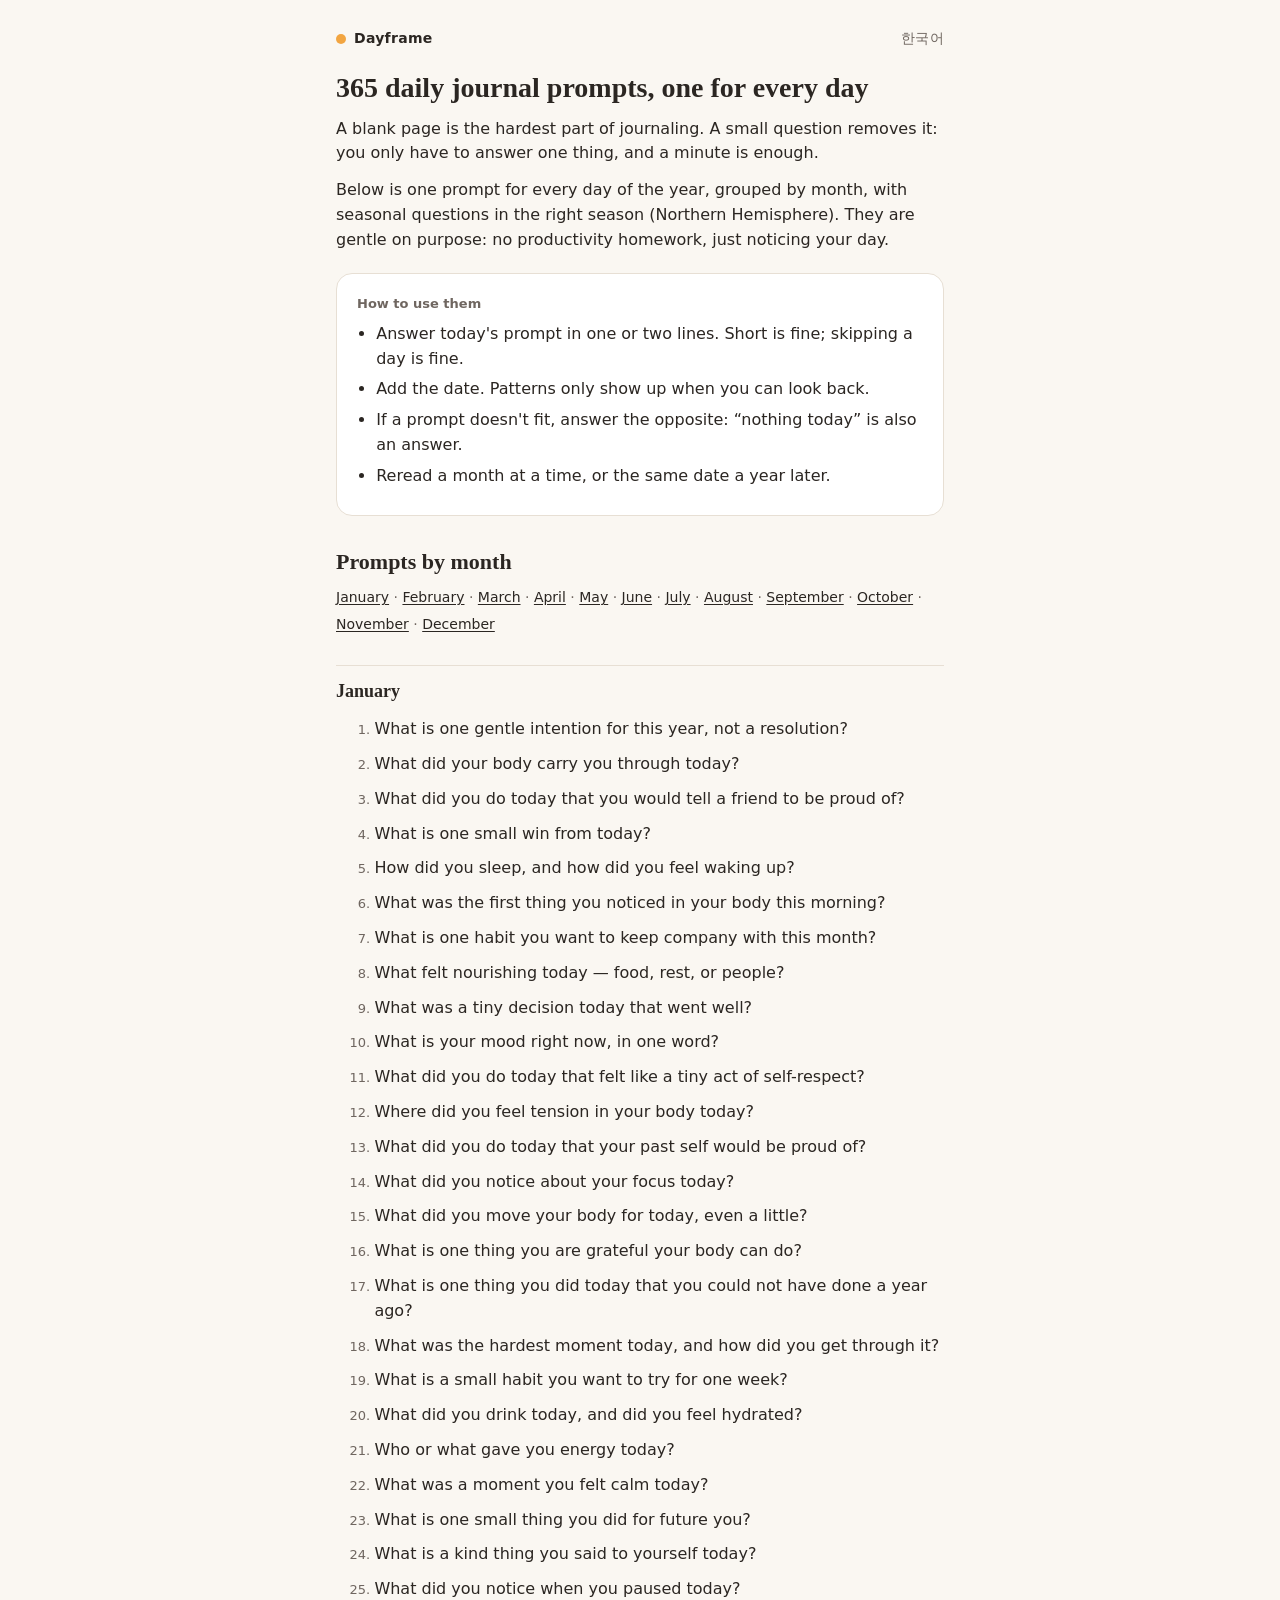
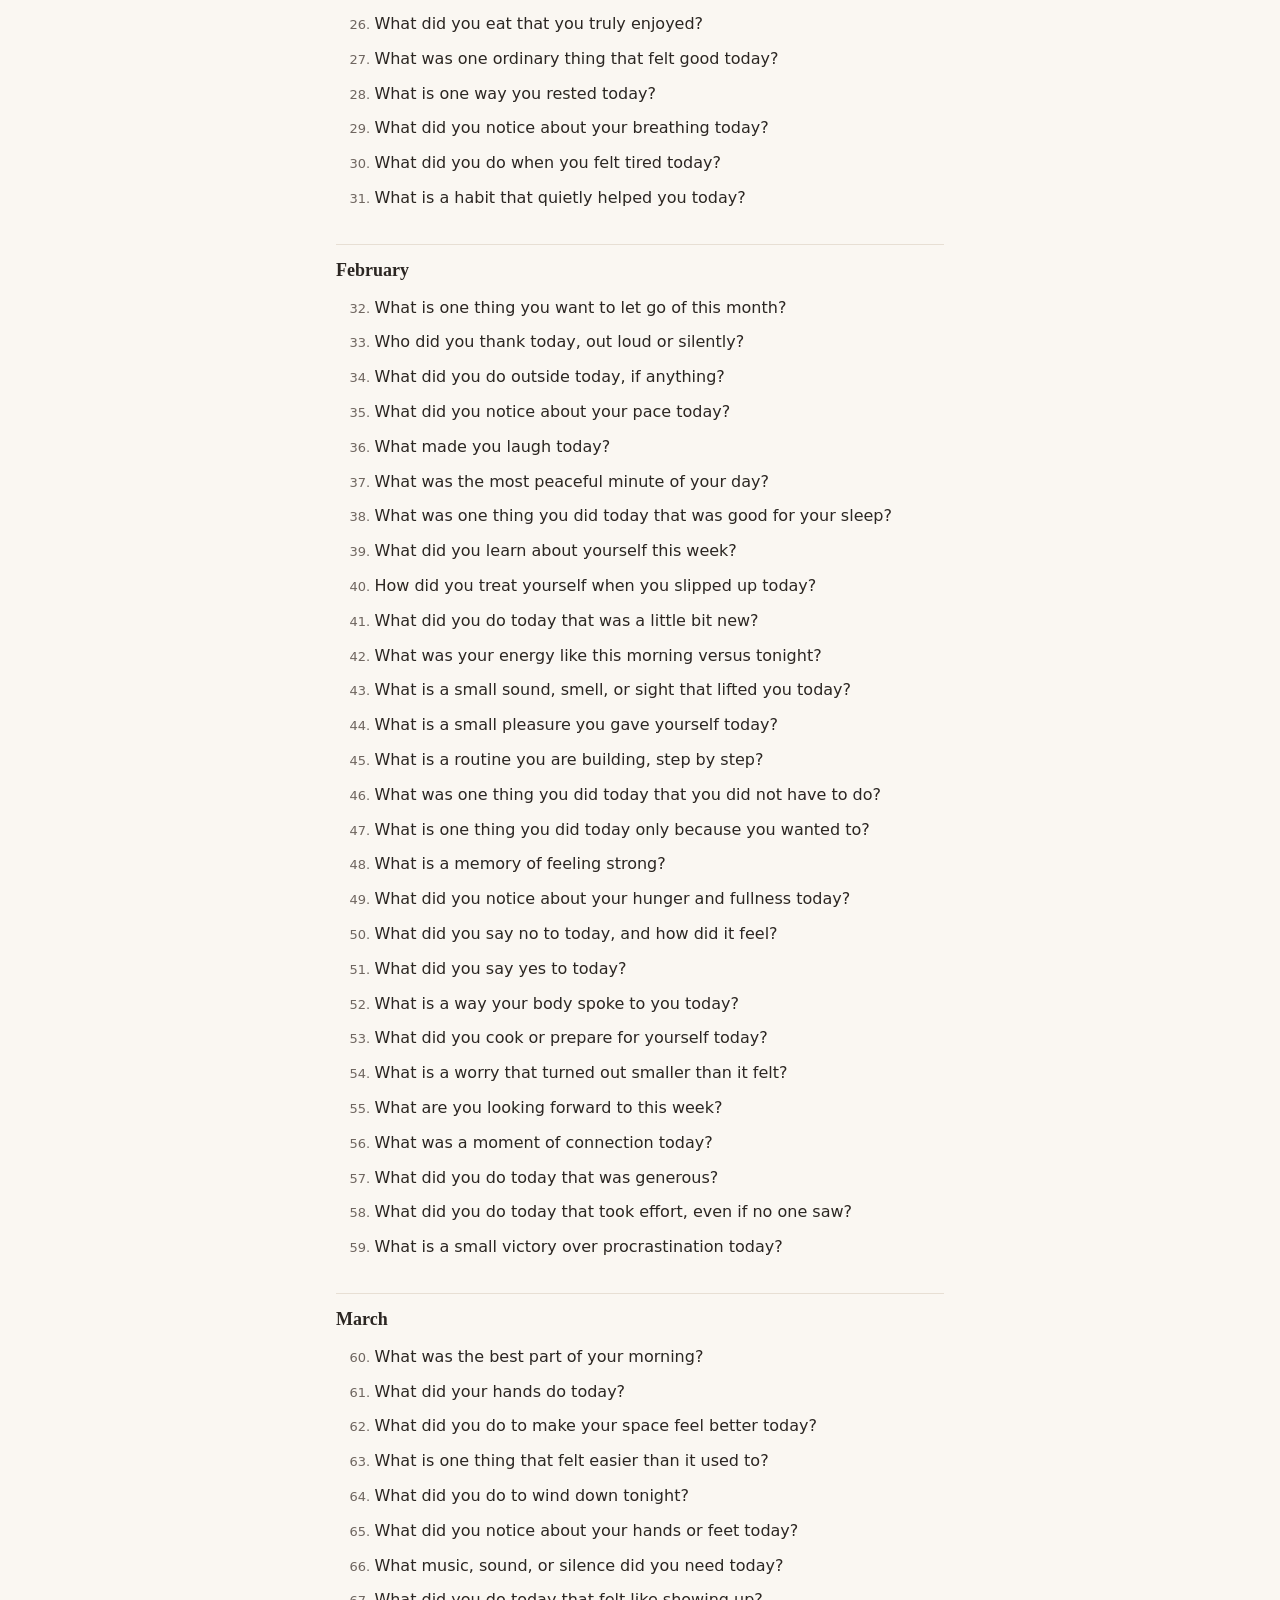
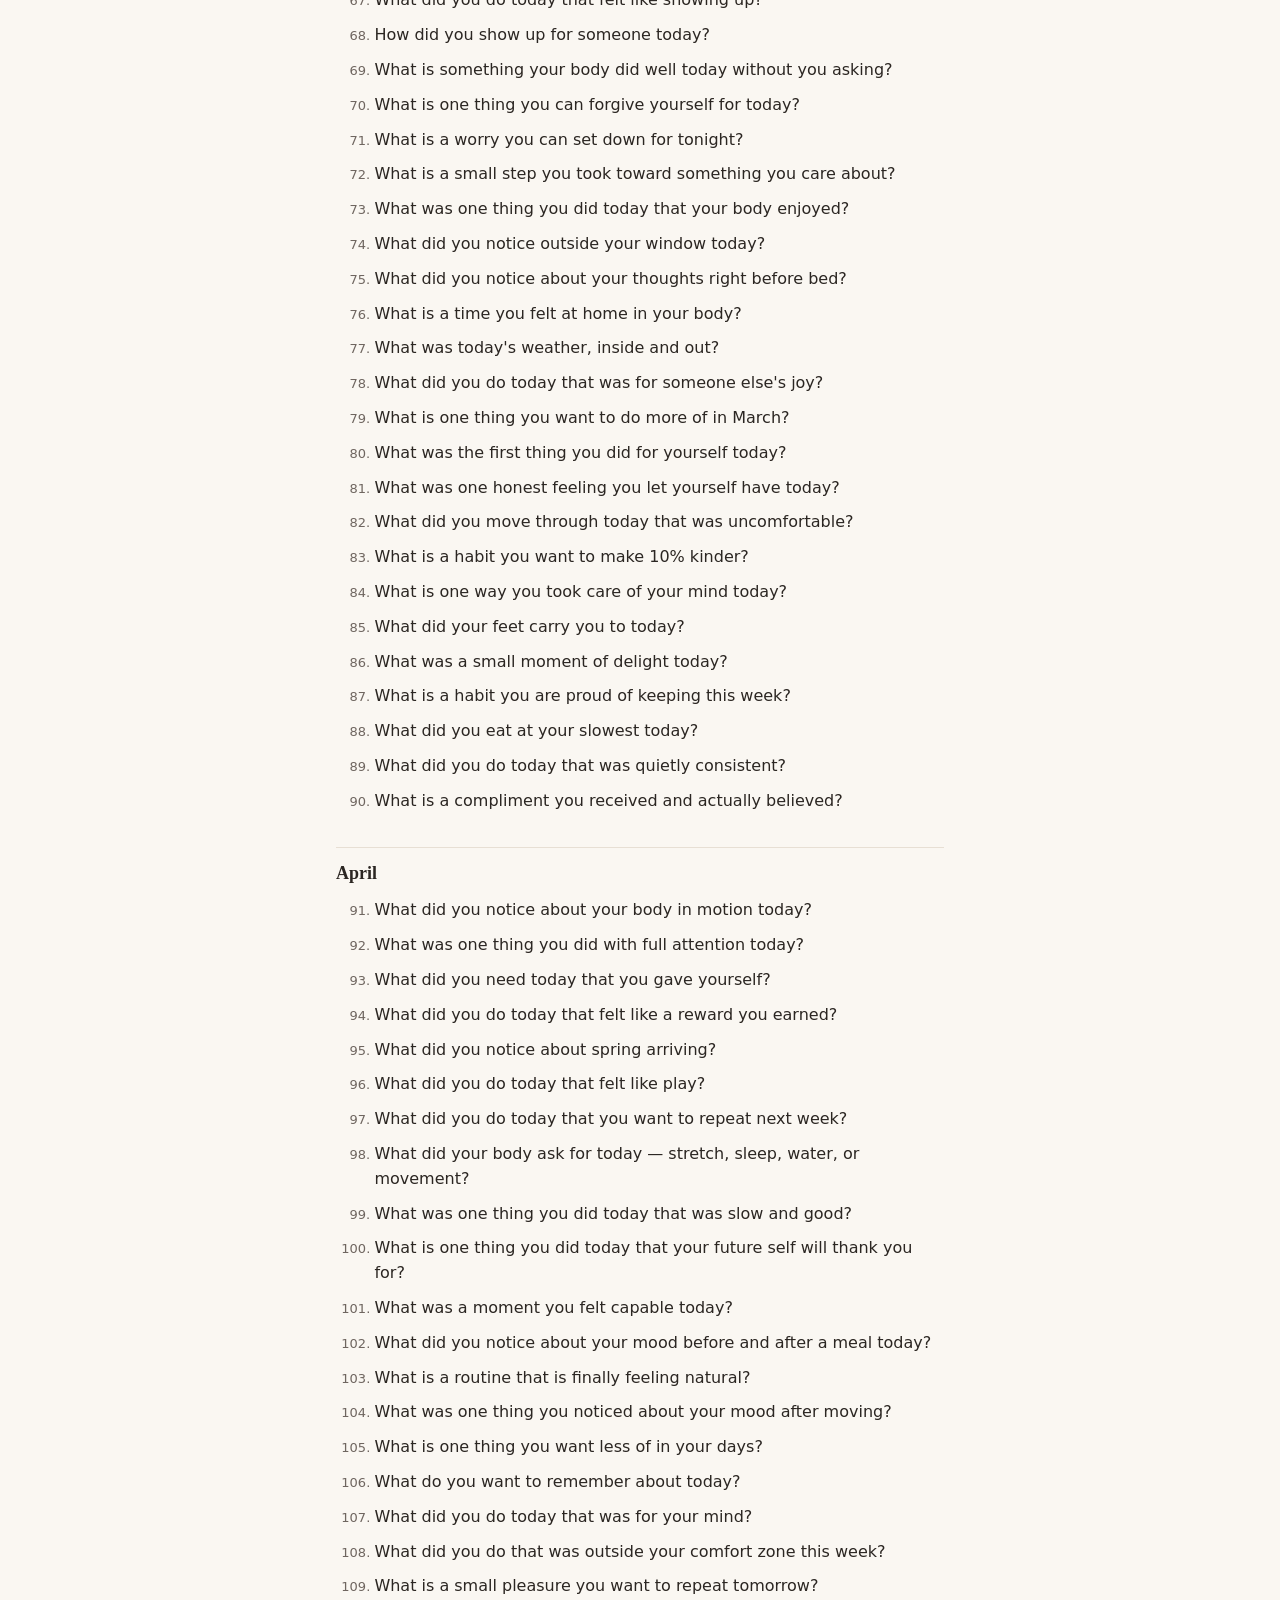
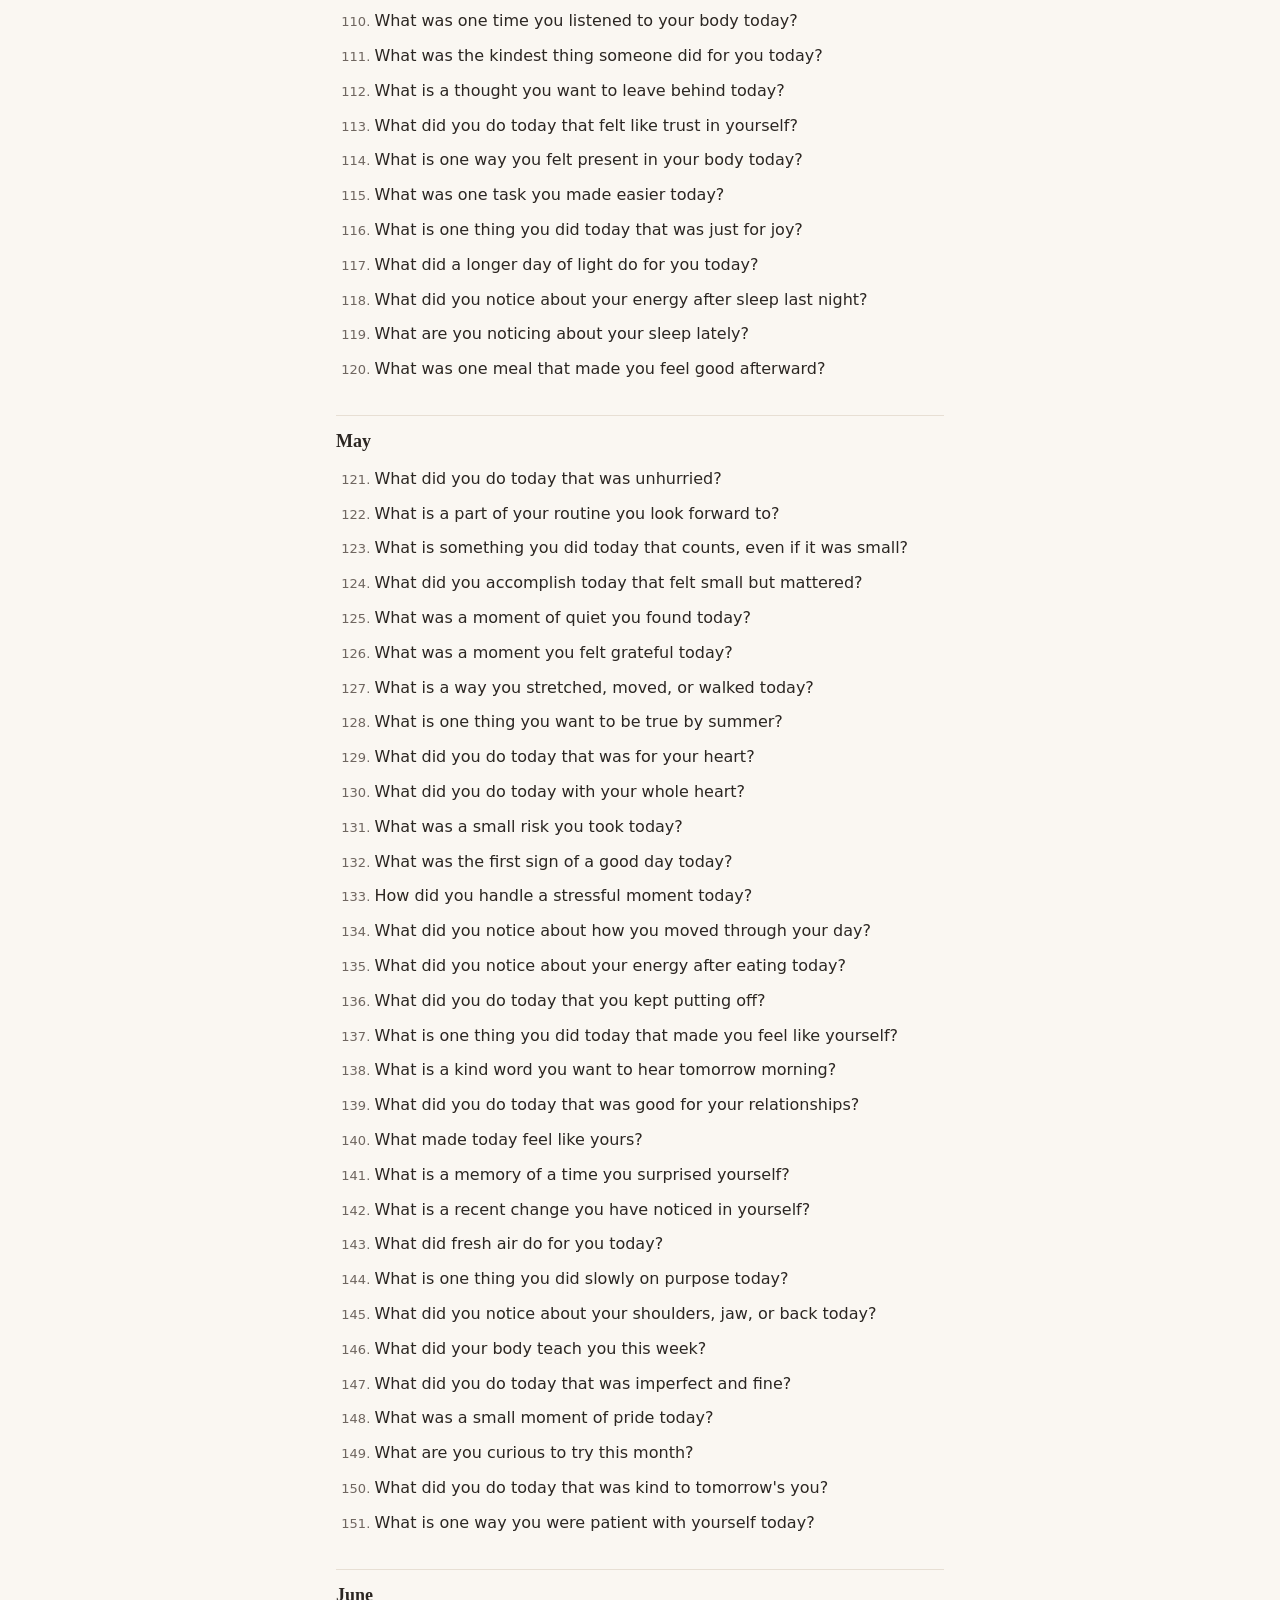
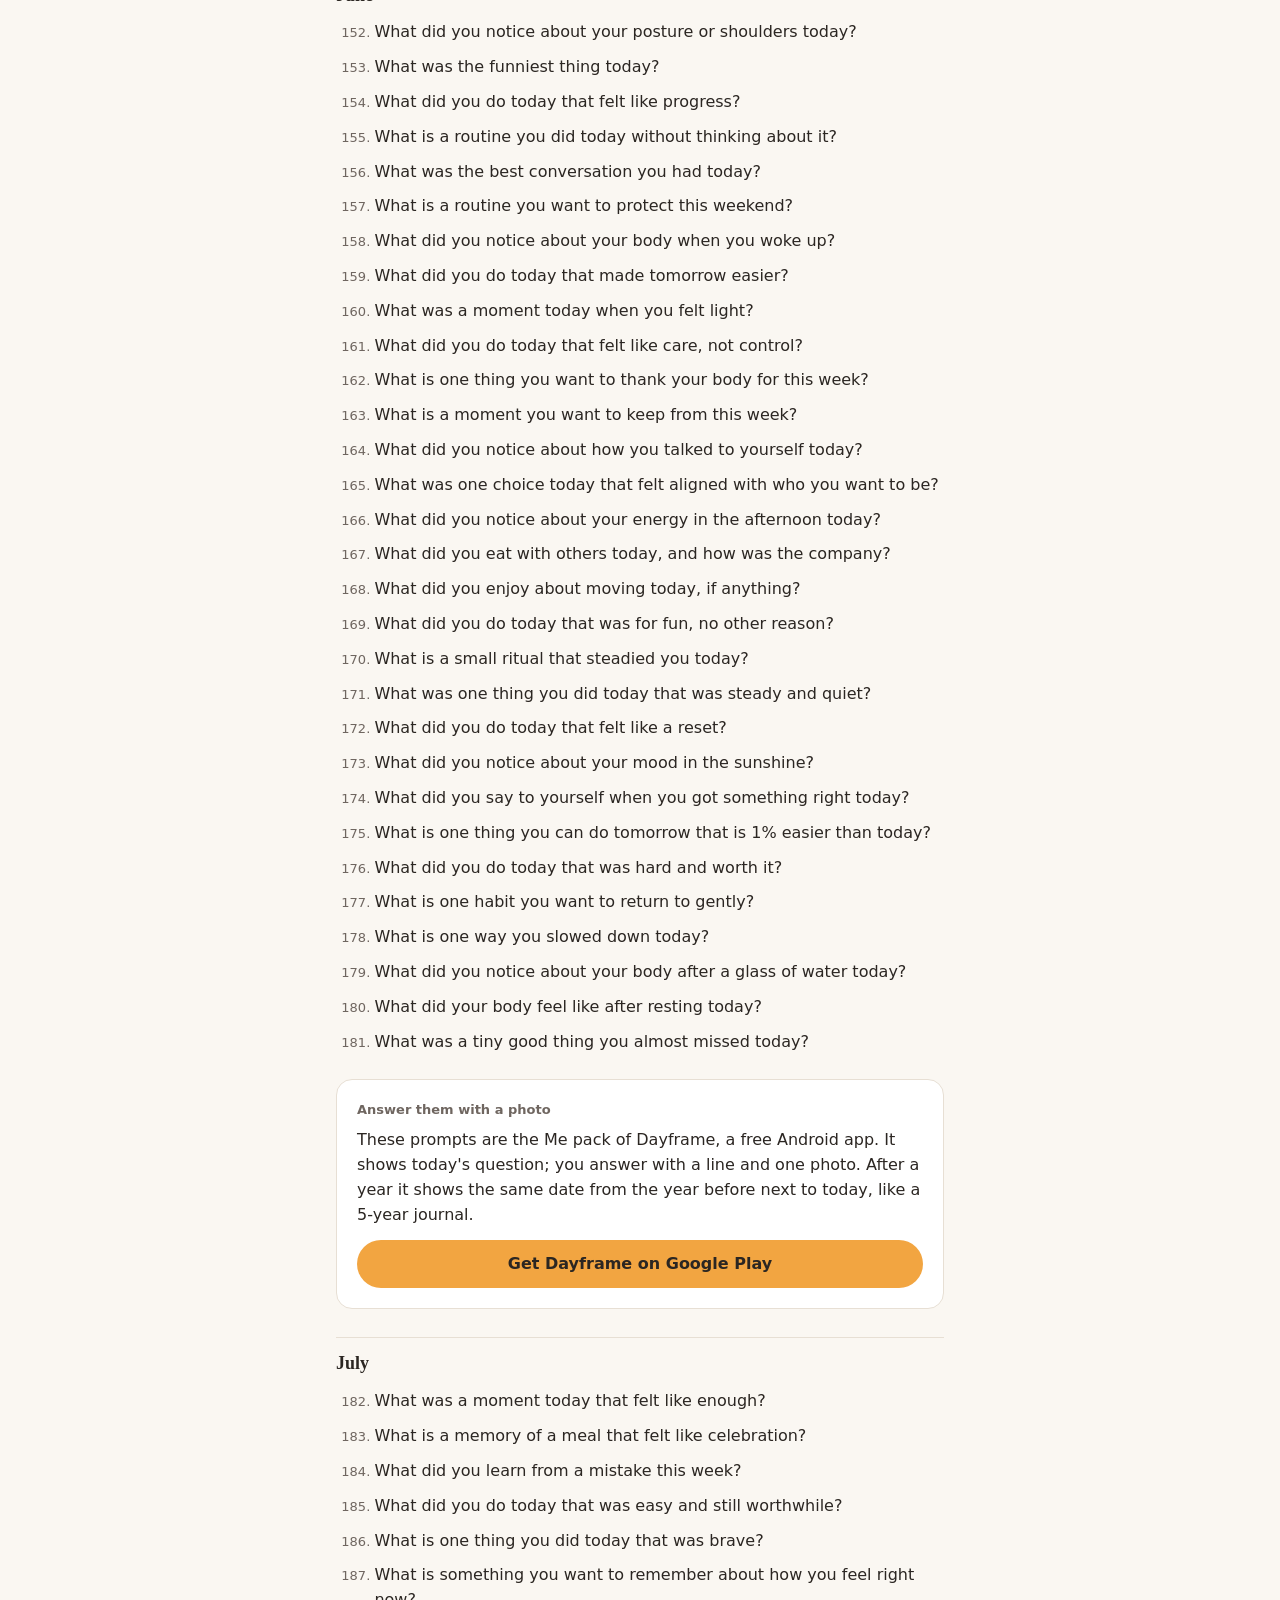
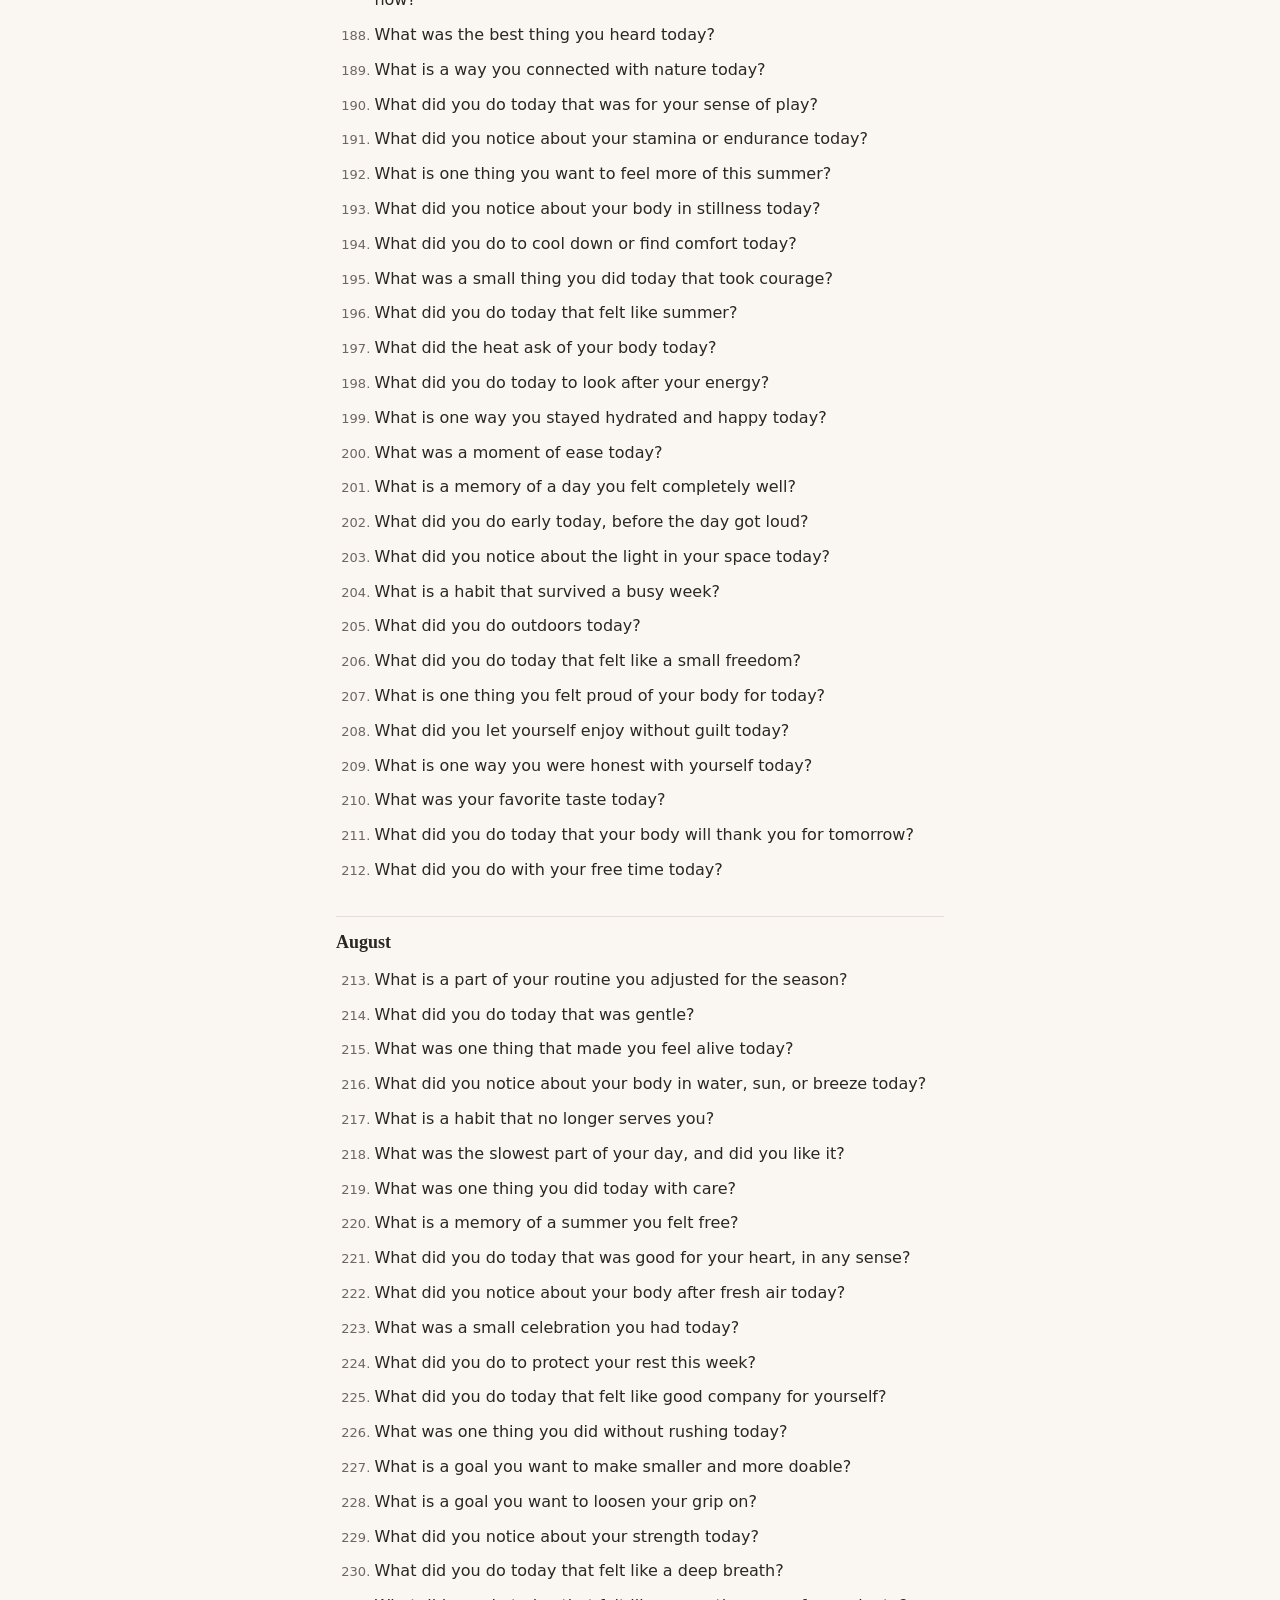
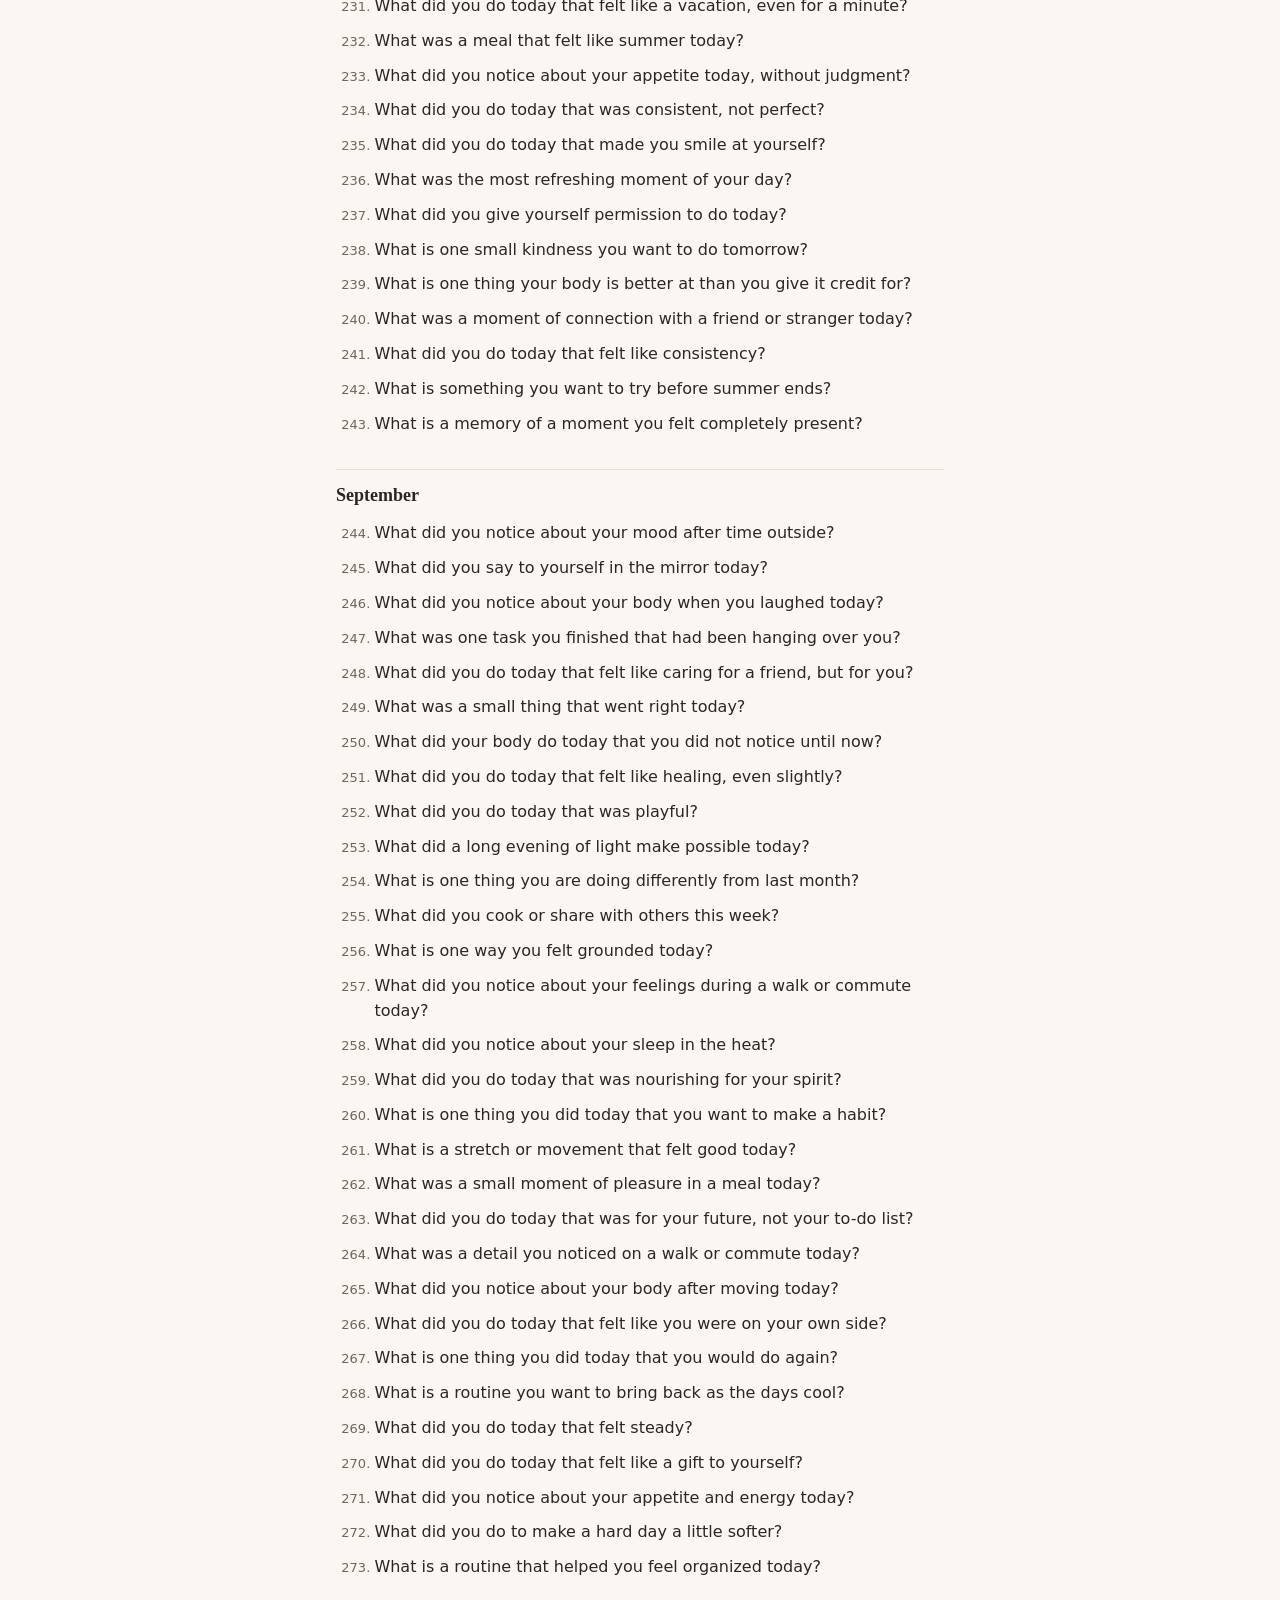
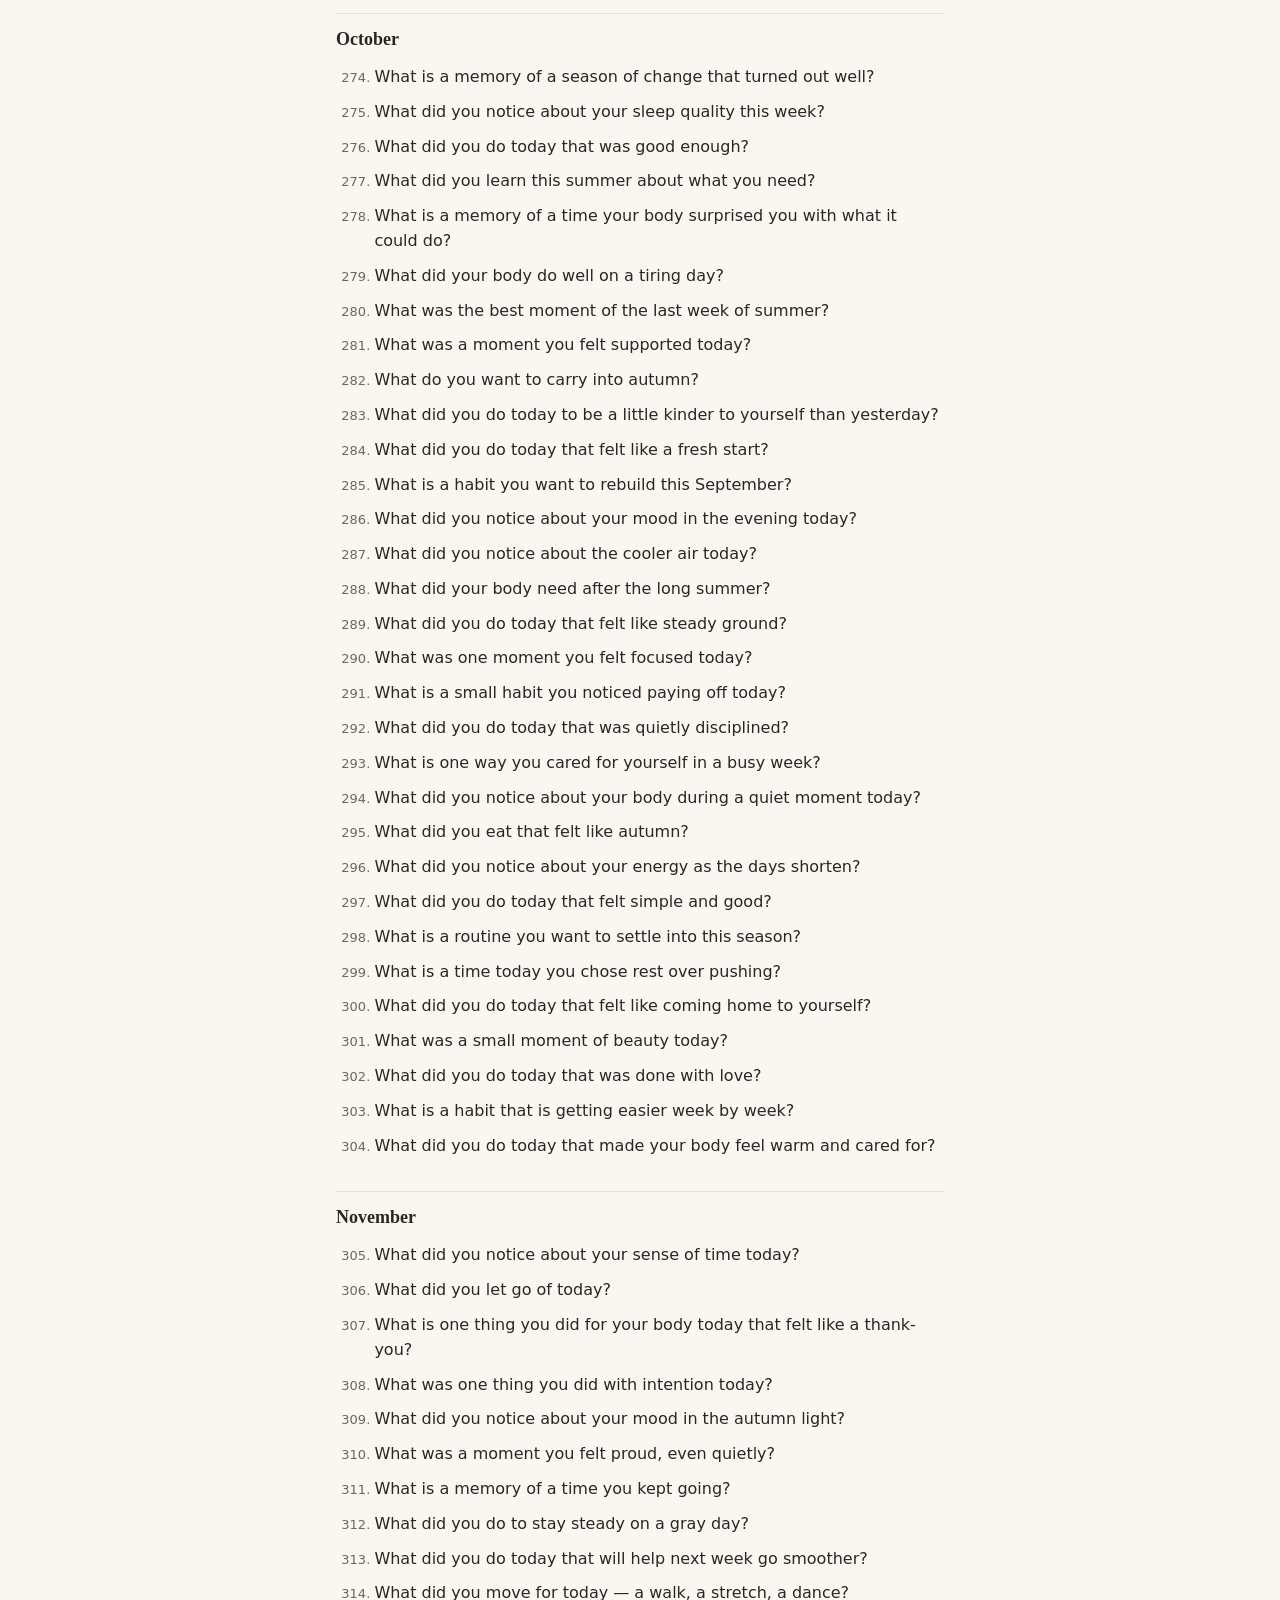
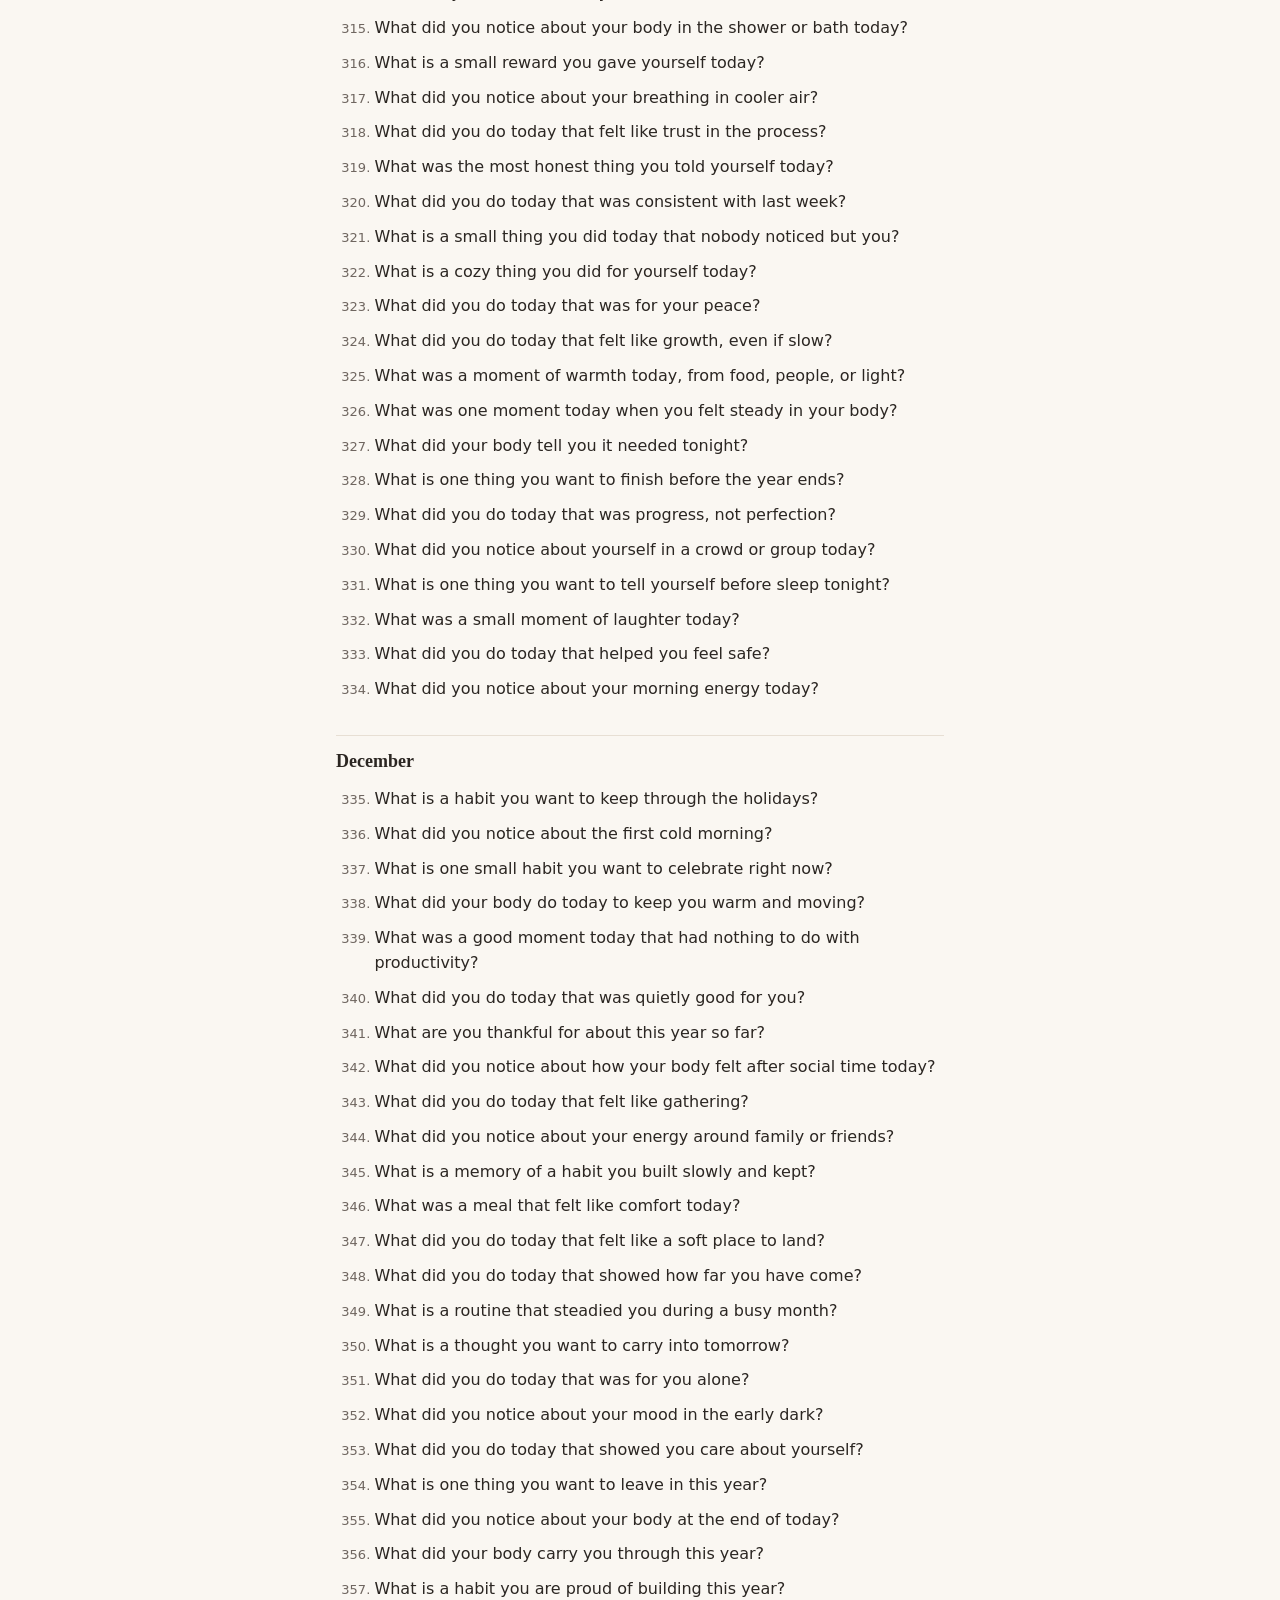
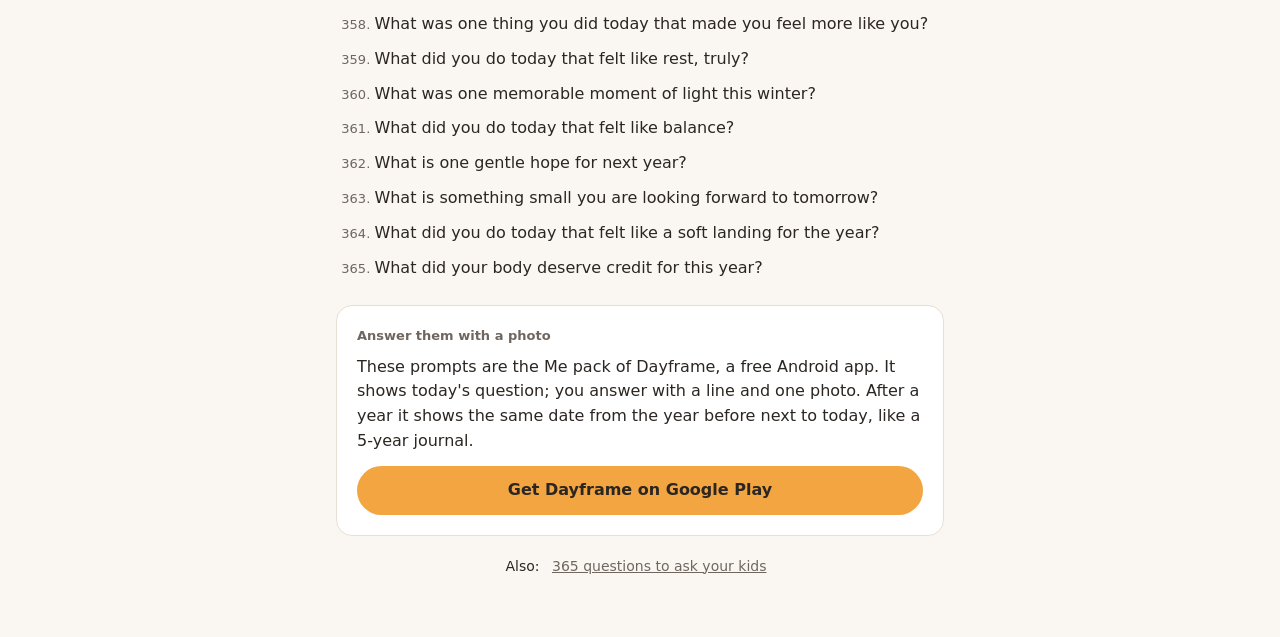
<file: dayframe/questions/me/index.html>
<!doctype html>
<html lang="en">
<head>
<meta charset="utf-8">
<meta name="viewport" content="width=device-width, initial-scale=1, viewport-fit=cover">
<meta http-equiv="Content-Security-Policy" content="default-src 'none'; style-src 'self'; img-src 'self' data:; base-uri 'none'; form-action 'none'">
<meta name="theme-color" content="#FAF7F2">
<title>365 Daily Journal Prompts, One Question for Every Day | Dayframe</title>
<meta name="description" content="365 short journal prompts, one for each day of the year, grouped by month. Gentle self-reflection questions you can answer in a minute.">
<link rel="canonical" href="https://hyunjunghoon.github.io/dayframe/questions/me/">
<link rel="alternate" hreflang="en" href="https://hyunjunghoon.github.io/dayframe/questions/me/">
<link rel="alternate" hreflang="ko" href="https://hyunjunghoon.github.io/dayframe/questions/me/ko/">
<link rel="stylesheet" href="/dayframe/style.css">
</head>
<body>
  <main class="wide">
    <div class="brand"><a class="home" href="/dayframe/"><span class="dot" aria-hidden="true"></span>Dayframe</a><span class="lang"><a href="/dayframe/questions/me/ko/" hreflang="ko">한국어</a></span></div>
    <h1>365 daily journal prompts, one for every day</h1>
    <p>A blank page is the hardest part of journaling. A small question removes it: you only have to answer one thing, and a minute is enough.</p><p>Below is one prompt for every day of the year, grouped by month, with seasonal questions in the right season (Northern Hemisphere). They are gentle on purpose: no productivity homework, just noticing your day.</p>
    <section class="card"><p class="label">How to use them</p><ul><li>Answer today&#x27;s prompt in one or two lines. Short is fine; skipping a day is fine.</li><li>Add the date. Patterns only show up when you can look back.</li><li>If a prompt doesn&#x27;t fit, answer the opposite: “nothing today” is also an answer.</li><li>Reread a month at a time, or the same date a year later.</li></ul></section>
    
    <h2>Prompts by month</h2>
    <p class="toc"><a href="#m1">January</a> · <a href="#m2">February</a> · <a href="#m3">March</a> · <a href="#m4">April</a> · <a href="#m5">May</a> · <a href="#m6">June</a> · <a href="#m7">July</a> · <a href="#m8">August</a> · <a href="#m9">September</a> · <a href="#m10">October</a> · <a href="#m11">November</a> · <a href="#m12">December</a></p>
    <section class="month" id="m1"><h3>January</h3><ol start="1"><li>What is one gentle intention for this year, not a resolution?</li><li>What did your body carry you through today?</li><li>What did you do today that you would tell a friend to be proud of?</li><li>What is one small win from today?</li><li>How did you sleep, and how did you feel waking up?</li><li>What was the first thing you noticed in your body this morning?</li><li>What is one habit you want to keep company with this month?</li><li>What felt nourishing today — food, rest, or people?</li><li>What was a tiny decision today that went well?</li><li>What is your mood right now, in one word?</li><li>What did you do today that felt like a tiny act of self-respect?</li><li>Where did you feel tension in your body today?</li><li>What did you do today that your past self would be proud of?</li><li>What did you notice about your focus today?</li><li>What did you move your body for today, even a little?</li><li>What is one thing you are grateful your body can do?</li><li>What is one thing you did today that you could not have done a year ago?</li><li>What was the hardest moment today, and how did you get through it?</li><li>What is a small habit you want to try for one week?</li><li>What did you drink today, and did you feel hydrated?</li><li>Who or what gave you energy today?</li><li>What was a moment you felt calm today?</li><li>What is one small thing you did for future you?</li><li>What is a kind thing you said to yourself today?</li><li>What did you notice when you paused today?</li><li>What did you eat that you truly enjoyed?</li><li>What was one ordinary thing that felt good today?</li><li>What is one way you rested today?</li><li>What did you notice about your breathing today?</li><li>What did you do when you felt tired today?</li><li>What is a habit that quietly helped you today?</li></ol></section><section class="month" id="m2"><h3>February</h3><ol start="32"><li>What is one thing you want to let go of this month?</li><li>Who did you thank today, out loud or silently?</li><li>What did you do outside today, if anything?</li><li>What did you notice about your pace today?</li><li>What made you laugh today?</li><li>What was the most peaceful minute of your day?</li><li>What was one thing you did today that was good for your sleep?</li><li>What did you learn about yourself this week?</li><li>How did you treat yourself when you slipped up today?</li><li>What did you do today that was a little bit new?</li><li>What was your energy like this morning versus tonight?</li><li>What is a small sound, smell, or sight that lifted you today?</li><li>What is a small pleasure you gave yourself today?</li><li>What is a routine you are building, step by step?</li><li>What was one thing you did today that you did not have to do?</li><li>What is one thing you did today only because you wanted to?</li><li>What is a memory of feeling strong?</li><li>What did you notice about your hunger and fullness today?</li><li>What did you say no to today, and how did it feel?</li><li>What did you say yes to today?</li><li>What is a way your body spoke to you today?</li><li>What did you cook or prepare for yourself today?</li><li>What is a worry that turned out smaller than it felt?</li><li>What are you looking forward to this week?</li><li>What was a moment of connection today?</li><li>What did you do today that was generous?</li><li>What did you do today that took effort, even if no one saw?</li><li>What is a small victory over procrastination today?</li></ol></section><section class="month" id="m3"><h3>March</h3><ol start="60"><li>What was the best part of your morning?</li><li>What did your hands do today?</li><li>What did you do to make your space feel better today?</li><li>What is one thing that felt easier than it used to?</li><li>What did you do to wind down tonight?</li><li>What did you notice about your hands or feet today?</li><li>What music, sound, or silence did you need today?</li><li>What did you do today that felt like showing up?</li><li>How did you show up for someone today?</li><li>What is something your body did well today without you asking?</li><li>What is one thing you can forgive yourself for today?</li><li>What is a worry you can set down for tonight?</li><li>What is a small step you took toward something you care about?</li><li>What was one thing you did today that your body enjoyed?</li><li>What did you notice outside your window today?</li><li>What did you notice about your thoughts right before bed?</li><li>What is a time you felt at home in your body?</li><li>What was today&#x27;s weather, inside and out?</li><li>What did you do today that was for someone else&#x27;s joy?</li><li>What is one thing you want to do more of in March?</li><li>What was the first thing you did for yourself today?</li><li>What was one honest feeling you let yourself have today?</li><li>What did you move through today that was uncomfortable?</li><li>What is a habit you want to make 10% kinder?</li><li>What is one way you took care of your mind today?</li><li>What did your feet carry you to today?</li><li>What was a small moment of delight today?</li><li>What is a habit you are proud of keeping this week?</li><li>What did you eat at your slowest today?</li><li>What did you do today that was quietly consistent?</li><li>What is a compliment you received and actually believed?</li></ol></section><section class="month" id="m4"><h3>April</h3><ol start="91"><li>What did you notice about your body in motion today?</li><li>What was one thing you did with full attention today?</li><li>What did you need today that you gave yourself?</li><li>What did you do today that felt like a reward you earned?</li><li>What did you notice about spring arriving?</li><li>What did you do today that felt like play?</li><li>What did you do today that you want to repeat next week?</li><li>What did your body ask for today — stretch, sleep, water, or movement?</li><li>What was one thing you did today that was slow and good?</li><li>What is one thing you did today that your future self will thank you for?</li><li>What was a moment you felt capable today?</li><li>What did you notice about your mood before and after a meal today?</li><li>What is a routine that is finally feeling natural?</li><li>What was one thing you noticed about your mood after moving?</li><li>What is one thing you want less of in your days?</li><li>What do you want to remember about today?</li><li>What did you do today that was for your mind?</li><li>What did you do that was outside your comfort zone this week?</li><li>What is a small pleasure you want to repeat tomorrow?</li><li>What was one time you listened to your body today?</li><li>What was the kindest thing someone did for you today?</li><li>What is a thought you want to leave behind today?</li><li>What did you do today that felt like trust in yourself?</li><li>What is one way you felt present in your body today?</li><li>What was one task you made easier today?</li><li>What is one thing you did today that was just for joy?</li><li>What did a longer day of light do for you today?</li><li>What did you notice about your energy after sleep last night?</li><li>What are you noticing about your sleep lately?</li><li>What was one meal that made you feel good afterward?</li></ol></section><section class="month" id="m5"><h3>May</h3><ol start="121"><li>What did you do today that was unhurried?</li><li>What is a part of your routine you look forward to?</li><li>What is something you did today that counts, even if it was small?</li><li>What did you accomplish today that felt small but mattered?</li><li>What was a moment of quiet you found today?</li><li>What was a moment you felt grateful today?</li><li>What is a way you stretched, moved, or walked today?</li><li>What is one thing you want to be true by summer?</li><li>What did you do today that was for your heart?</li><li>What did you do today with your whole heart?</li><li>What was a small risk you took today?</li><li>What was the first sign of a good day today?</li><li>How did you handle a stressful moment today?</li><li>What did you notice about how you moved through your day?</li><li>What did you notice about your energy after eating today?</li><li>What did you do today that you kept putting off?</li><li>What is one thing you did today that made you feel like yourself?</li><li>What is a kind word you want to hear tomorrow morning?</li><li>What did you do today that was good for your relationships?</li><li>What made today feel like yours?</li><li>What is a memory of a time you surprised yourself?</li><li>What is a recent change you have noticed in yourself?</li><li>What did fresh air do for you today?</li><li>What is one thing you did slowly on purpose today?</li><li>What did you notice about your shoulders, jaw, or back today?</li><li>What did your body teach you this week?</li><li>What did you do today that was imperfect and fine?</li><li>What was a small moment of pride today?</li><li>What are you curious to try this month?</li><li>What did you do today that was kind to tomorrow&#x27;s you?</li><li>What is one way you were patient with yourself today?</li></ol></section><section class="month" id="m6"><h3>June</h3><ol start="152"><li>What did you notice about your posture or shoulders today?</li><li>What was the funniest thing today?</li><li>What did you do today that felt like progress?</li><li>What is a routine you did today without thinking about it?</li><li>What was the best conversation you had today?</li><li>What is a routine you want to protect this weekend?</li><li>What did you notice about your body when you woke up?</li><li>What did you do today that made tomorrow easier?</li><li>What was a moment today when you felt light?</li><li>What did you do today that felt like care, not control?</li><li>What is one thing you want to thank your body for this week?</li><li>What is a moment you want to keep from this week?</li><li>What did you notice about how you talked to yourself today?</li><li>What was one choice today that felt aligned with who you want to be?</li><li>What did you notice about your energy in the afternoon today?</li><li>What did you eat with others today, and how was the company?</li><li>What did you enjoy about moving today, if anything?</li><li>What did you do today that was for fun, no other reason?</li><li>What is a small ritual that steadied you today?</li><li>What was one thing you did today that was steady and quiet?</li><li>What did you do today that felt like a reset?</li><li>What did you notice about your mood in the sunshine?</li><li>What did you say to yourself when you got something right today?</li><li>What is one thing you can do tomorrow that is 1% easier than today?</li><li>What did you do today that was hard and worth it?</li><li>What is one habit you want to return to gently?</li><li>What is one way you slowed down today?</li><li>What did you notice about your body after a glass of water today?</li><li>What did your body feel like after resting today?</li><li>What was a tiny good thing you almost missed today?</li></ol></section><section class="card cta"><p class="label">Answer them with a photo</p><p>These prompts are the Me pack of Dayframe, a free Android app. It shows today&#x27;s question; you answer with a line and one photo. After a year it shows the same date from the year before next to today, like a 5-year journal.</p><a class="btn btn-primary" href="https://play.google.com/store/apps/details?id=com.tallowbird.dayframe&amp;referrer=utm_source%3Dhyunjunghoon.github.io%26utm_medium%3Dweb%26utm_campaign%3Dquestions_me_en_mid" rel="noopener">Get Dayframe on Google Play</a></section><section class="month" id="m7"><h3>July</h3><ol start="182"><li>What was a moment today that felt like enough?</li><li>What is a memory of a meal that felt like celebration?</li><li>What did you learn from a mistake this week?</li><li>What did you do today that was easy and still worthwhile?</li><li>What is one thing you did today that was brave?</li><li>What is something you want to remember about how you feel right now?</li><li>What was the best thing you heard today?</li><li>What is a way you connected with nature today?</li><li>What did you do today that was for your sense of play?</li><li>What did you notice about your stamina or endurance today?</li><li>What is one thing you want to feel more of this summer?</li><li>What did you notice about your body in stillness today?</li><li>What did you do to cool down or find comfort today?</li><li>What was a small thing you did today that took courage?</li><li>What did you do today that felt like summer?</li><li>What did the heat ask of your body today?</li><li>What did you do today to look after your energy?</li><li>What is one way you stayed hydrated and happy today?</li><li>What was a moment of ease today?</li><li>What is a memory of a day you felt completely well?</li><li>What did you do early today, before the day got loud?</li><li>What did you notice about the light in your space today?</li><li>What is a habit that survived a busy week?</li><li>What did you do outdoors today?</li><li>What did you do today that felt like a small freedom?</li><li>What is one thing you felt proud of your body for today?</li><li>What did you let yourself enjoy without guilt today?</li><li>What is one way you were honest with yourself today?</li><li>What was your favorite taste today?</li><li>What did you do today that your body will thank you for tomorrow?</li><li>What did you do with your free time today?</li></ol></section><section class="month" id="m8"><h3>August</h3><ol start="213"><li>What is a part of your routine you adjusted for the season?</li><li>What did you do today that was gentle?</li><li>What was one thing that made you feel alive today?</li><li>What did you notice about your body in water, sun, or breeze today?</li><li>What is a habit that no longer serves you?</li><li>What was the slowest part of your day, and did you like it?</li><li>What was one thing you did today with care?</li><li>What is a memory of a summer you felt free?</li><li>What did you do today that was good for your heart, in any sense?</li><li>What did you notice about your body after fresh air today?</li><li>What was a small celebration you had today?</li><li>What did you do to protect your rest this week?</li><li>What did you do today that felt like good company for yourself?</li><li>What was one thing you did without rushing today?</li><li>What is a goal you want to make smaller and more doable?</li><li>What is a goal you want to loosen your grip on?</li><li>What did you notice about your strength today?</li><li>What did you do today that felt like a deep breath?</li><li>What did you do today that felt like a vacation, even for a minute?</li><li>What was a meal that felt like summer today?</li><li>What did you notice about your appetite today, without judgment?</li><li>What did you do today that was consistent, not perfect?</li><li>What did you do today that made you smile at yourself?</li><li>What was the most refreshing moment of your day?</li><li>What did you give yourself permission to do today?</li><li>What is one small kindness you want to do tomorrow?</li><li>What is one thing your body is better at than you give it credit for?</li><li>What was a moment of connection with a friend or stranger today?</li><li>What did you do today that felt like consistency?</li><li>What is something you want to try before summer ends?</li><li>What is a memory of a moment you felt completely present?</li></ol></section><section class="month" id="m9"><h3>September</h3><ol start="244"><li>What did you notice about your mood after time outside?</li><li>What did you say to yourself in the mirror today?</li><li>What did you notice about your body when you laughed today?</li><li>What was one task you finished that had been hanging over you?</li><li>What did you do today that felt like caring for a friend, but for you?</li><li>What was a small thing that went right today?</li><li>What did your body do today that you did not notice until now?</li><li>What did you do today that felt like healing, even slightly?</li><li>What did you do today that was playful?</li><li>What did a long evening of light make possible today?</li><li>What is one thing you are doing differently from last month?</li><li>What did you cook or share with others this week?</li><li>What is one way you felt grounded today?</li><li>What did you notice about your feelings during a walk or commute today?</li><li>What did you notice about your sleep in the heat?</li><li>What did you do today that was nourishing for your spirit?</li><li>What is one thing you did today that you want to make a habit?</li><li>What is a stretch or movement that felt good today?</li><li>What was a small moment of pleasure in a meal today?</li><li>What did you do today that was for your future, not your to-do list?</li><li>What was a detail you noticed on a walk or commute today?</li><li>What did you notice about your body after moving today?</li><li>What did you do today that felt like you were on your own side?</li><li>What is one thing you did today that you would do again?</li><li>What is a routine you want to bring back as the days cool?</li><li>What did you do today that felt steady?</li><li>What did you do today that felt like a gift to yourself?</li><li>What did you notice about your appetite and energy today?</li><li>What did you do to make a hard day a little softer?</li><li>What is a routine that helped you feel organized today?</li></ol></section><section class="month" id="m10"><h3>October</h3><ol start="274"><li>What is a memory of a season of change that turned out well?</li><li>What did you notice about your sleep quality this week?</li><li>What did you do today that was good enough?</li><li>What did you learn this summer about what you need?</li><li>What is a memory of a time your body surprised you with what it could do?</li><li>What did your body do well on a tiring day?</li><li>What was the best moment of the last week of summer?</li><li>What was a moment you felt supported today?</li><li>What do you want to carry into autumn?</li><li>What did you do today to be a little kinder to yourself than yesterday?</li><li>What did you do today that felt like a fresh start?</li><li>What is a habit you want to rebuild this September?</li><li>What did you notice about your mood in the evening today?</li><li>What did you notice about the cooler air today?</li><li>What did your body need after the long summer?</li><li>What did you do today that felt like steady ground?</li><li>What was one moment you felt focused today?</li><li>What is a small habit you noticed paying off today?</li><li>What did you do today that was quietly disciplined?</li><li>What is one way you cared for yourself in a busy week?</li><li>What did you notice about your body during a quiet moment today?</li><li>What did you eat that felt like autumn?</li><li>What did you notice about your energy as the days shorten?</li><li>What did you do today that felt simple and good?</li><li>What is a routine you want to settle into this season?</li><li>What is a time today you chose rest over pushing?</li><li>What did you do today that felt like coming home to yourself?</li><li>What was a small moment of beauty today?</li><li>What did you do today that was done with love?</li><li>What is a habit that is getting easier week by week?</li><li>What did you do today that made your body feel warm and cared for?</li></ol></section><section class="month" id="m11"><h3>November</h3><ol start="305"><li>What did you notice about your sense of time today?</li><li>What did you let go of today?</li><li>What is one thing you did for your body today that felt like a thank-you?</li><li>What was one thing you did with intention today?</li><li>What did you notice about your mood in the autumn light?</li><li>What was a moment you felt proud, even quietly?</li><li>What is a memory of a time you kept going?</li><li>What did you do to stay steady on a gray day?</li><li>What did you do today that will help next week go smoother?</li><li>What did you move for today — a walk, a stretch, a dance?</li><li>What did you notice about your body in the shower or bath today?</li><li>What is a small reward you gave yourself today?</li><li>What did you notice about your breathing in cooler air?</li><li>What did you do today that felt like trust in the process?</li><li>What was the most honest thing you told yourself today?</li><li>What did you do today that was consistent with last week?</li><li>What is a small thing you did today that nobody noticed but you?</li><li>What is a cozy thing you did for yourself today?</li><li>What did you do today that was for your peace?</li><li>What did you do today that felt like growth, even if slow?</li><li>What was a moment of warmth today, from food, people, or light?</li><li>What was one moment today when you felt steady in your body?</li><li>What did your body tell you it needed tonight?</li><li>What is one thing you want to finish before the year ends?</li><li>What did you do today that was progress, not perfection?</li><li>What did you notice about yourself in a crowd or group today?</li><li>What is one thing you want to tell yourself before sleep tonight?</li><li>What was a small moment of laughter today?</li><li>What did you do today that helped you feel safe?</li><li>What did you notice about your morning energy today?</li></ol></section><section class="month" id="m12"><h3>December</h3><ol start="335"><li>What is a habit you want to keep through the holidays?</li><li>What did you notice about the first cold morning?</li><li>What is one small habit you want to celebrate right now?</li><li>What did your body do today to keep you warm and moving?</li><li>What was a good moment today that had nothing to do with productivity?</li><li>What did you do today that was quietly good for you?</li><li>What are you thankful for about this year so far?</li><li>What did you notice about how your body felt after social time today?</li><li>What did you do today that felt like gathering?</li><li>What did you notice about your energy around family or friends?</li><li>What is a memory of a habit you built slowly and kept?</li><li>What was a meal that felt like comfort today?</li><li>What did you do today that felt like a soft place to land?</li><li>What did you do today that showed how far you have come?</li><li>What is a routine that steadied you during a busy month?</li><li>What is a thought you want to carry into tomorrow?</li><li>What did you do today that was for you alone?</li><li>What did you notice about your mood in the early dark?</li><li>What did you do today that showed you care about yourself?</li><li>What is one thing you want to leave in this year?</li><li>What did you notice about your body at the end of today?</li><li>What did your body carry you through this year?</li><li>What is a habit you are proud of building this year?</li><li>What was one thing you did today that made you feel more like you?</li><li>What did you do today that felt like rest, truly?</li><li>What was one memorable moment of light this winter?</li><li>What did you do today that felt like balance?</li><li>What is one gentle hope for next year?</li><li>What is something small you are looking forward to tomorrow?</li><li>What did you do today that felt like a soft landing for the year?</li><li>What did your body deserve credit for this year?</li></ol></section>
    <section class="card cta"><p class="label">Answer them with a photo</p><p>These prompts are the Me pack of Dayframe, a free Android app. It shows today&#x27;s question; you answer with a line and one photo. After a year it shows the same date from the year before next to today, like a 5-year journal.</p><a class="btn btn-primary" href="https://play.google.com/store/apps/details?id=com.tallowbird.dayframe&amp;referrer=utm_source%3Dhyunjunghoon.github.io%26utm_medium%3Dweb%26utm_campaign%3Dquestions_me_en_end" rel="noopener">Get Dayframe on Google Play</a></section>
    <p class="footer-links">Also: <a href="/dayframe/questions/kids/">365 questions to ask your kids</a></p>
  </main>
</body>
</html>
</file>
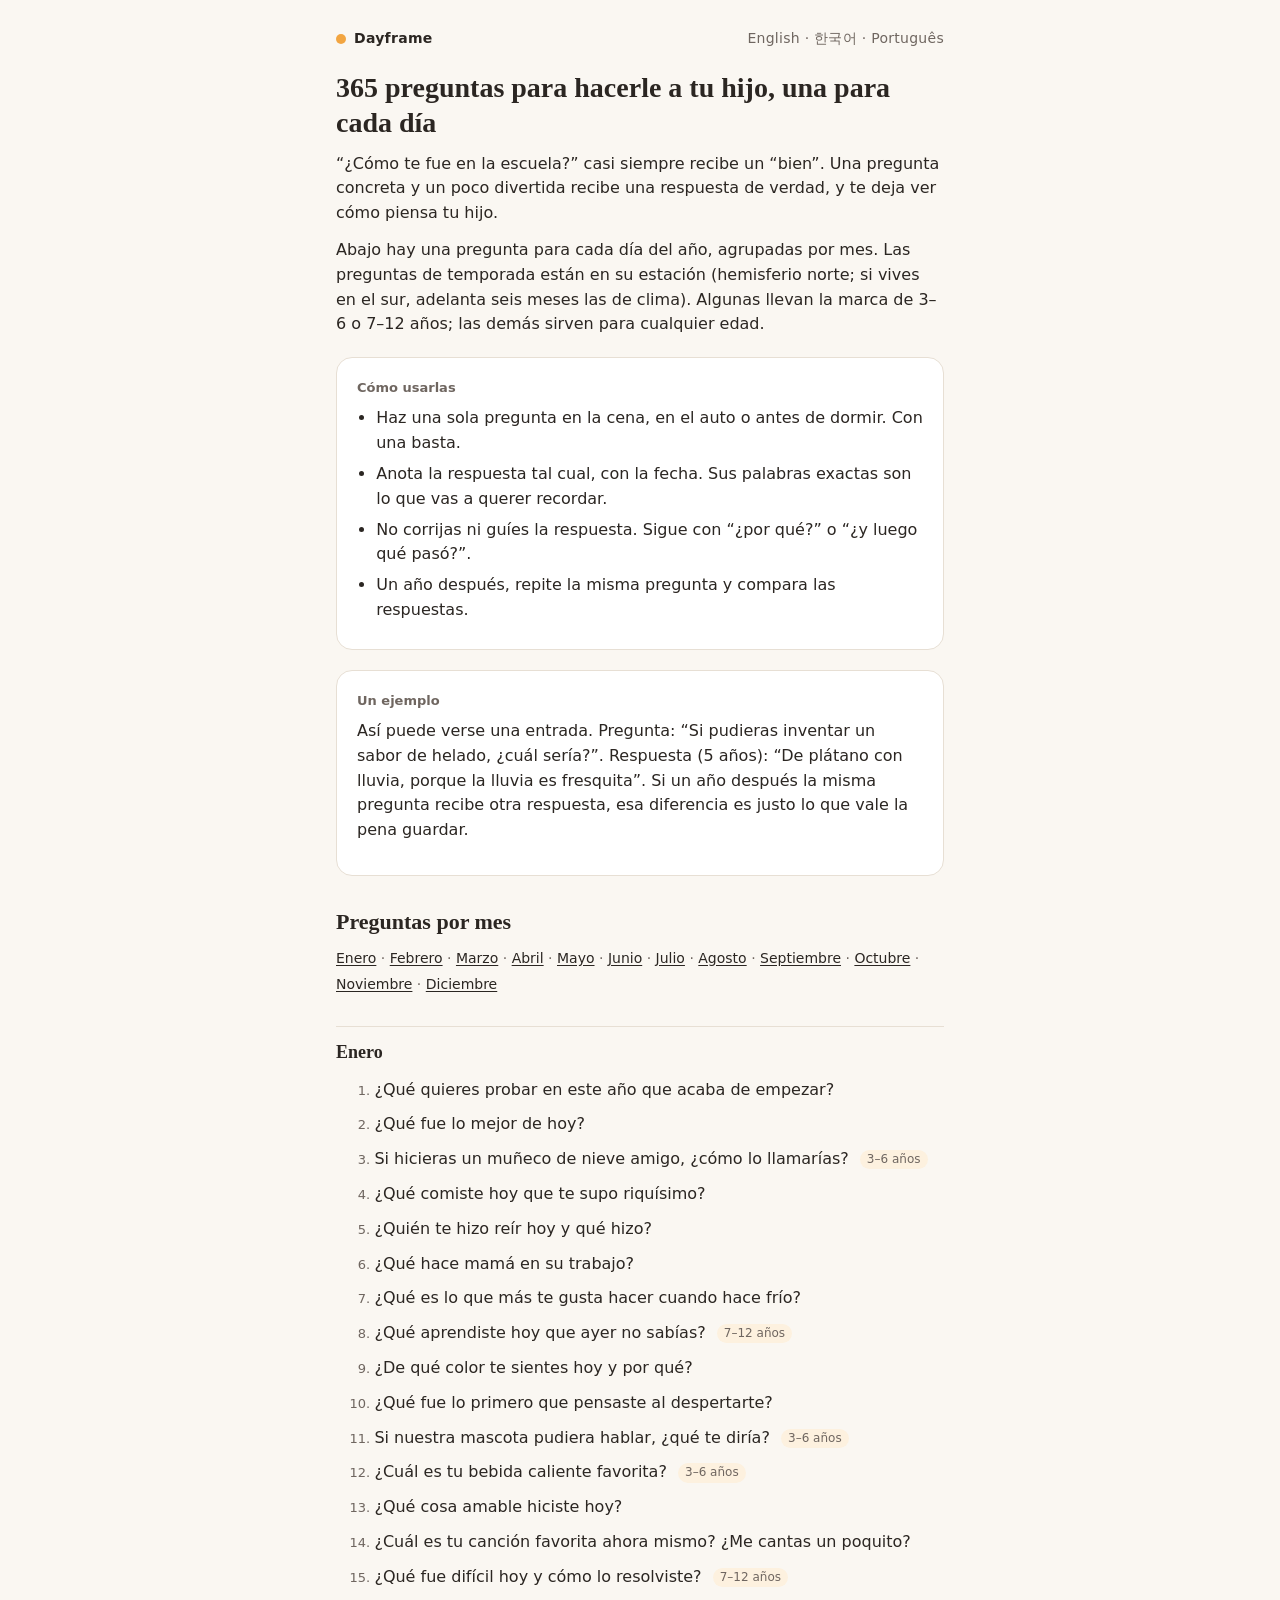
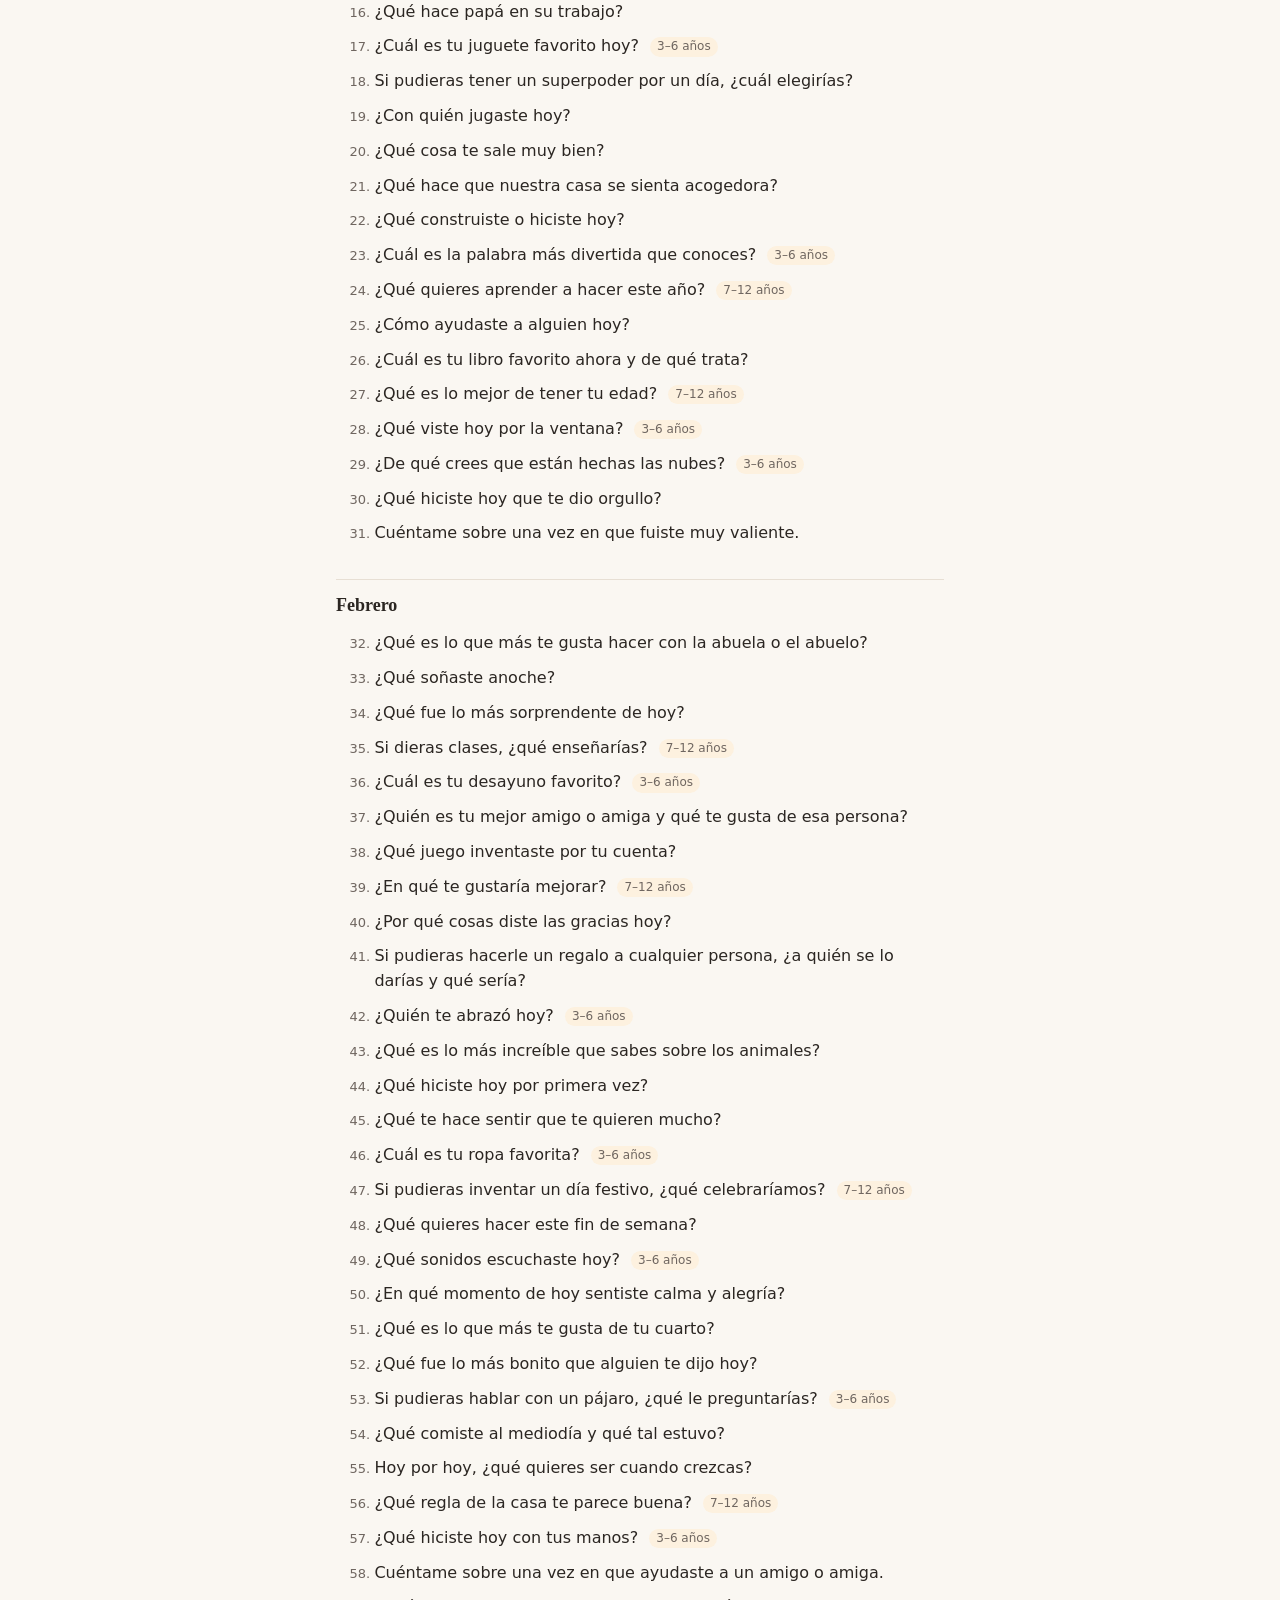
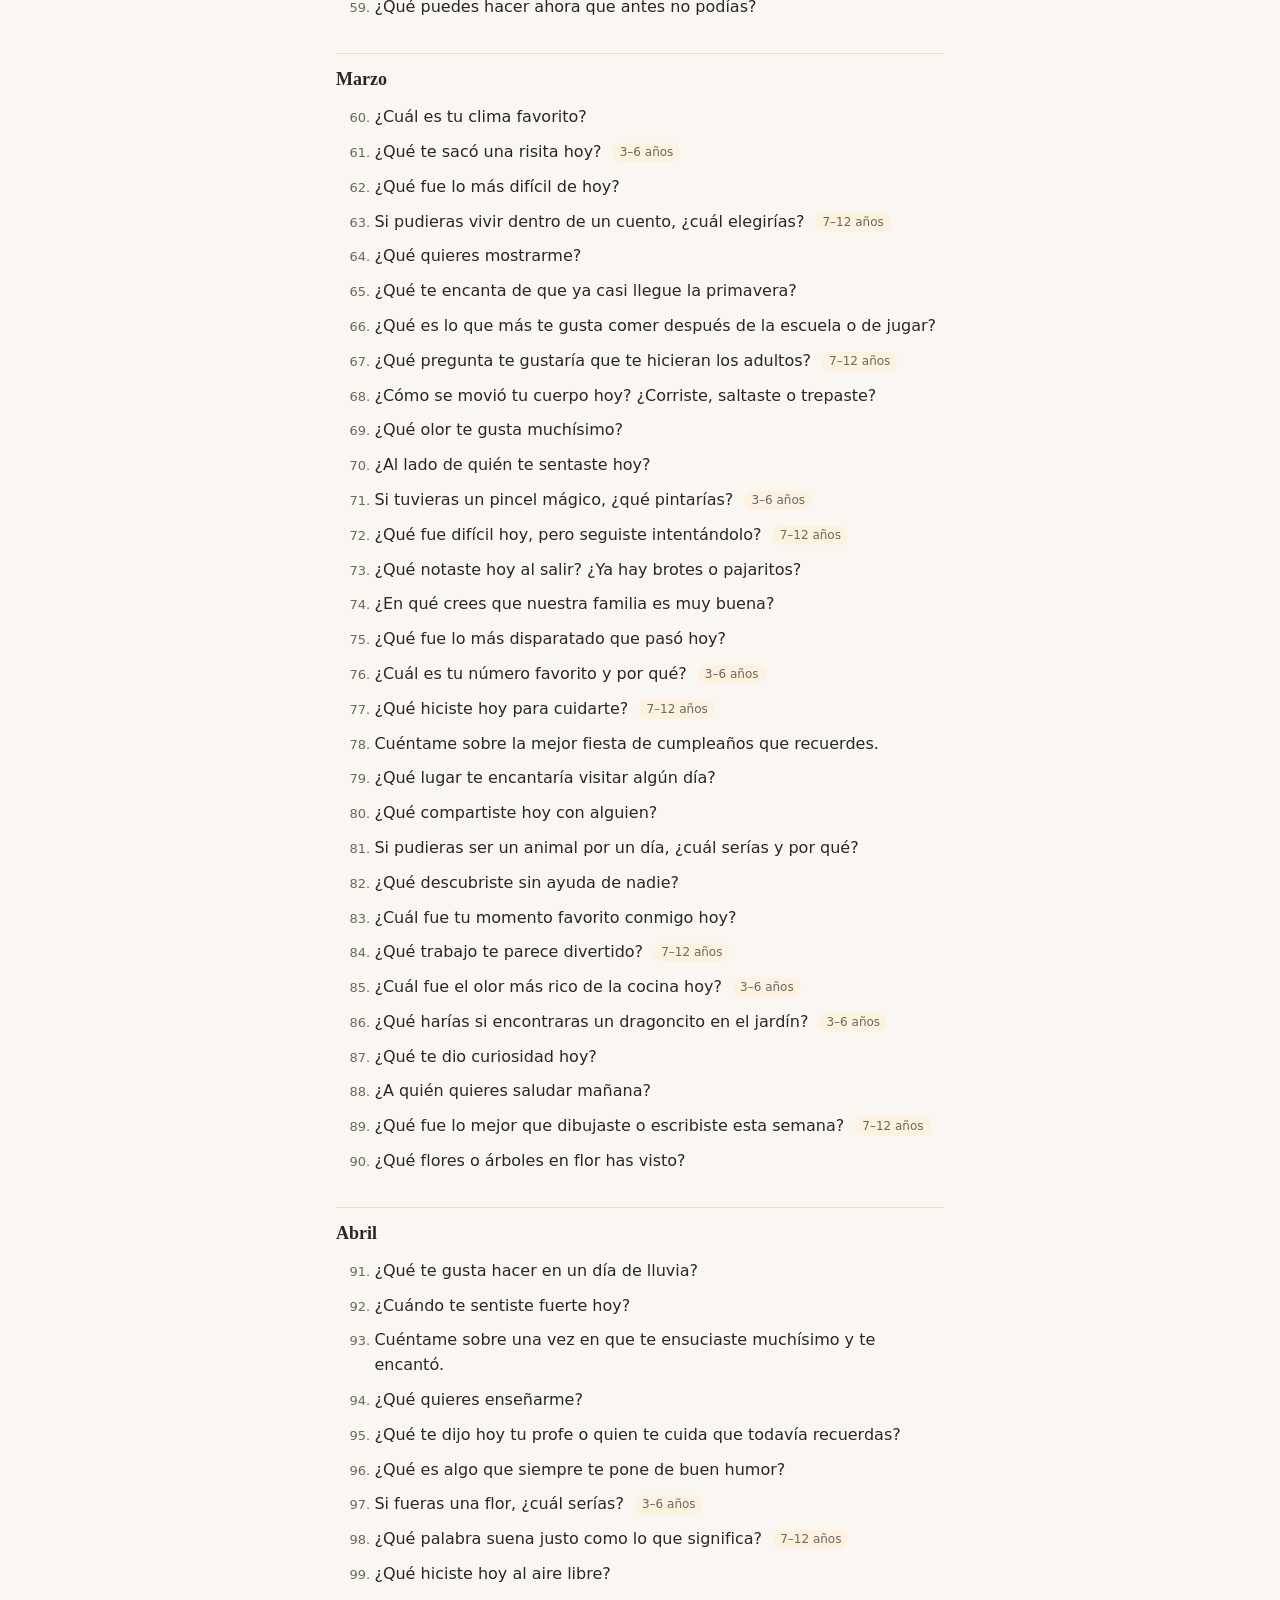
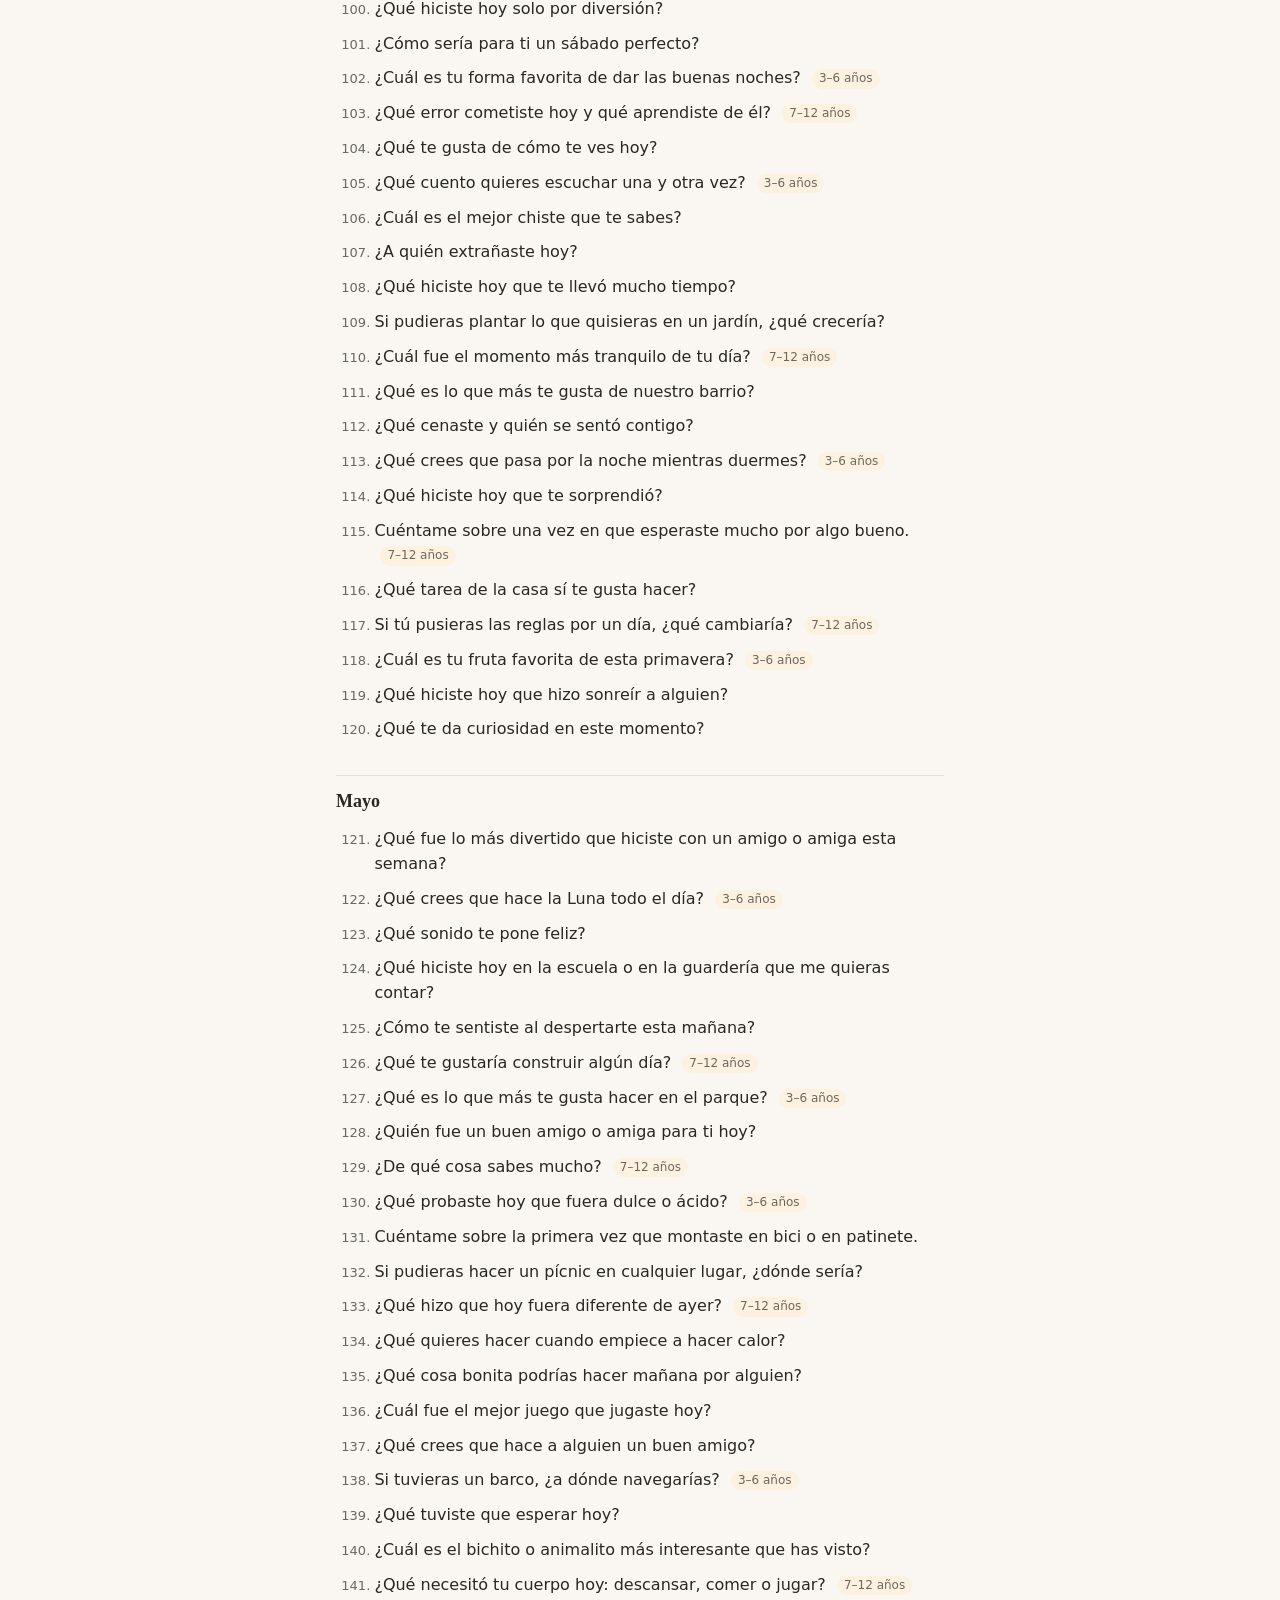
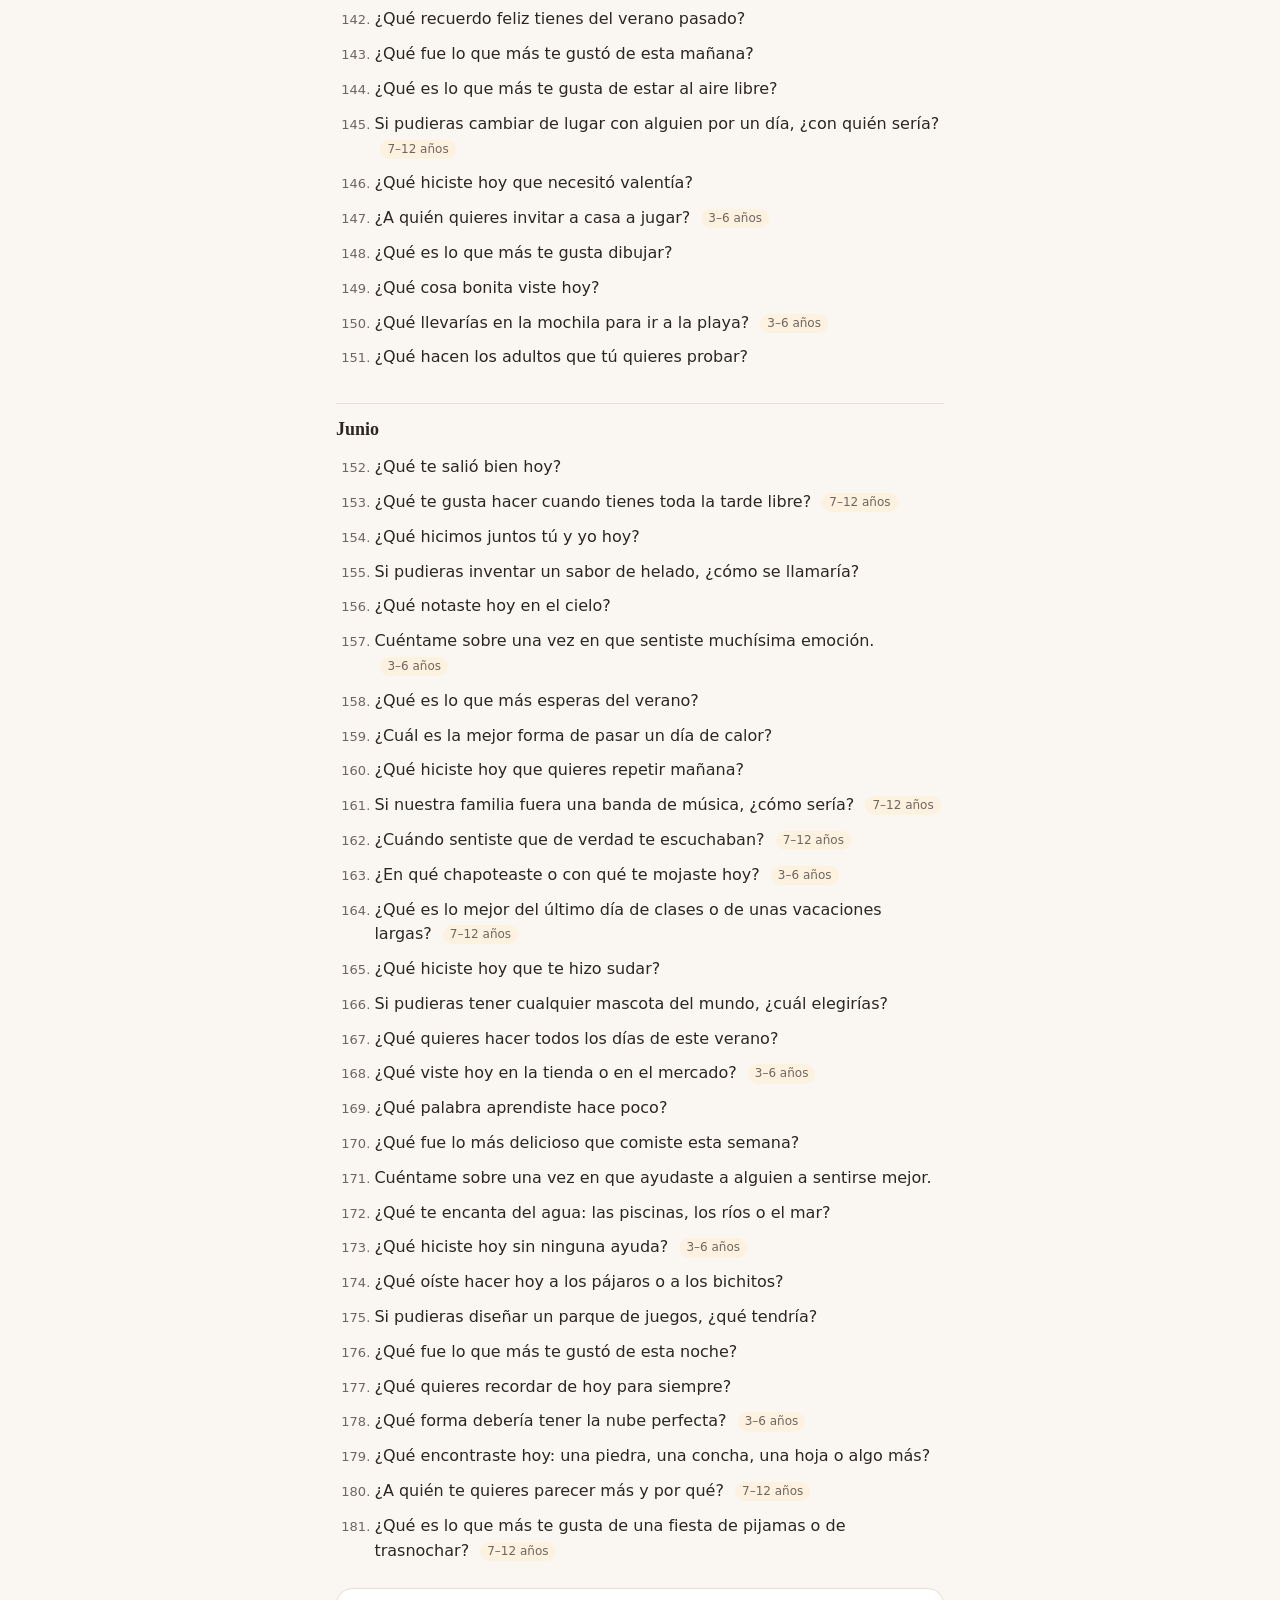
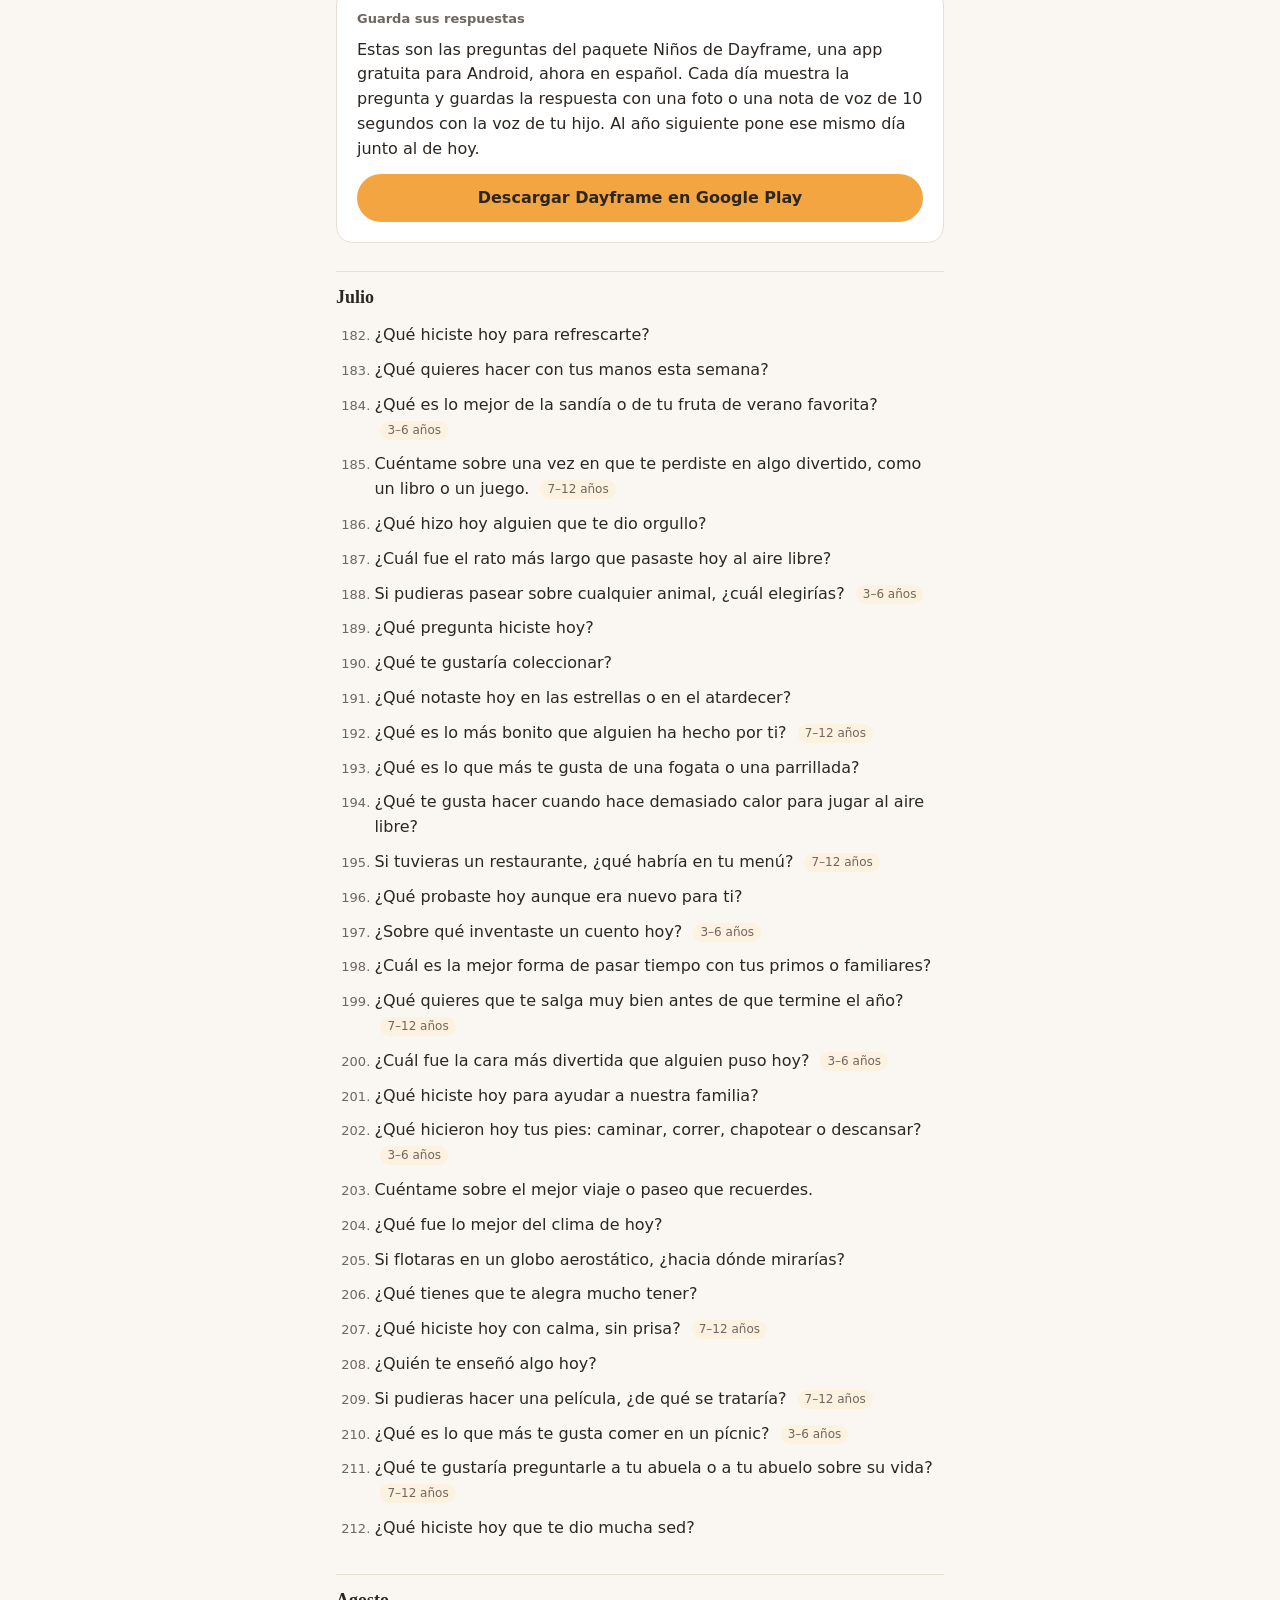
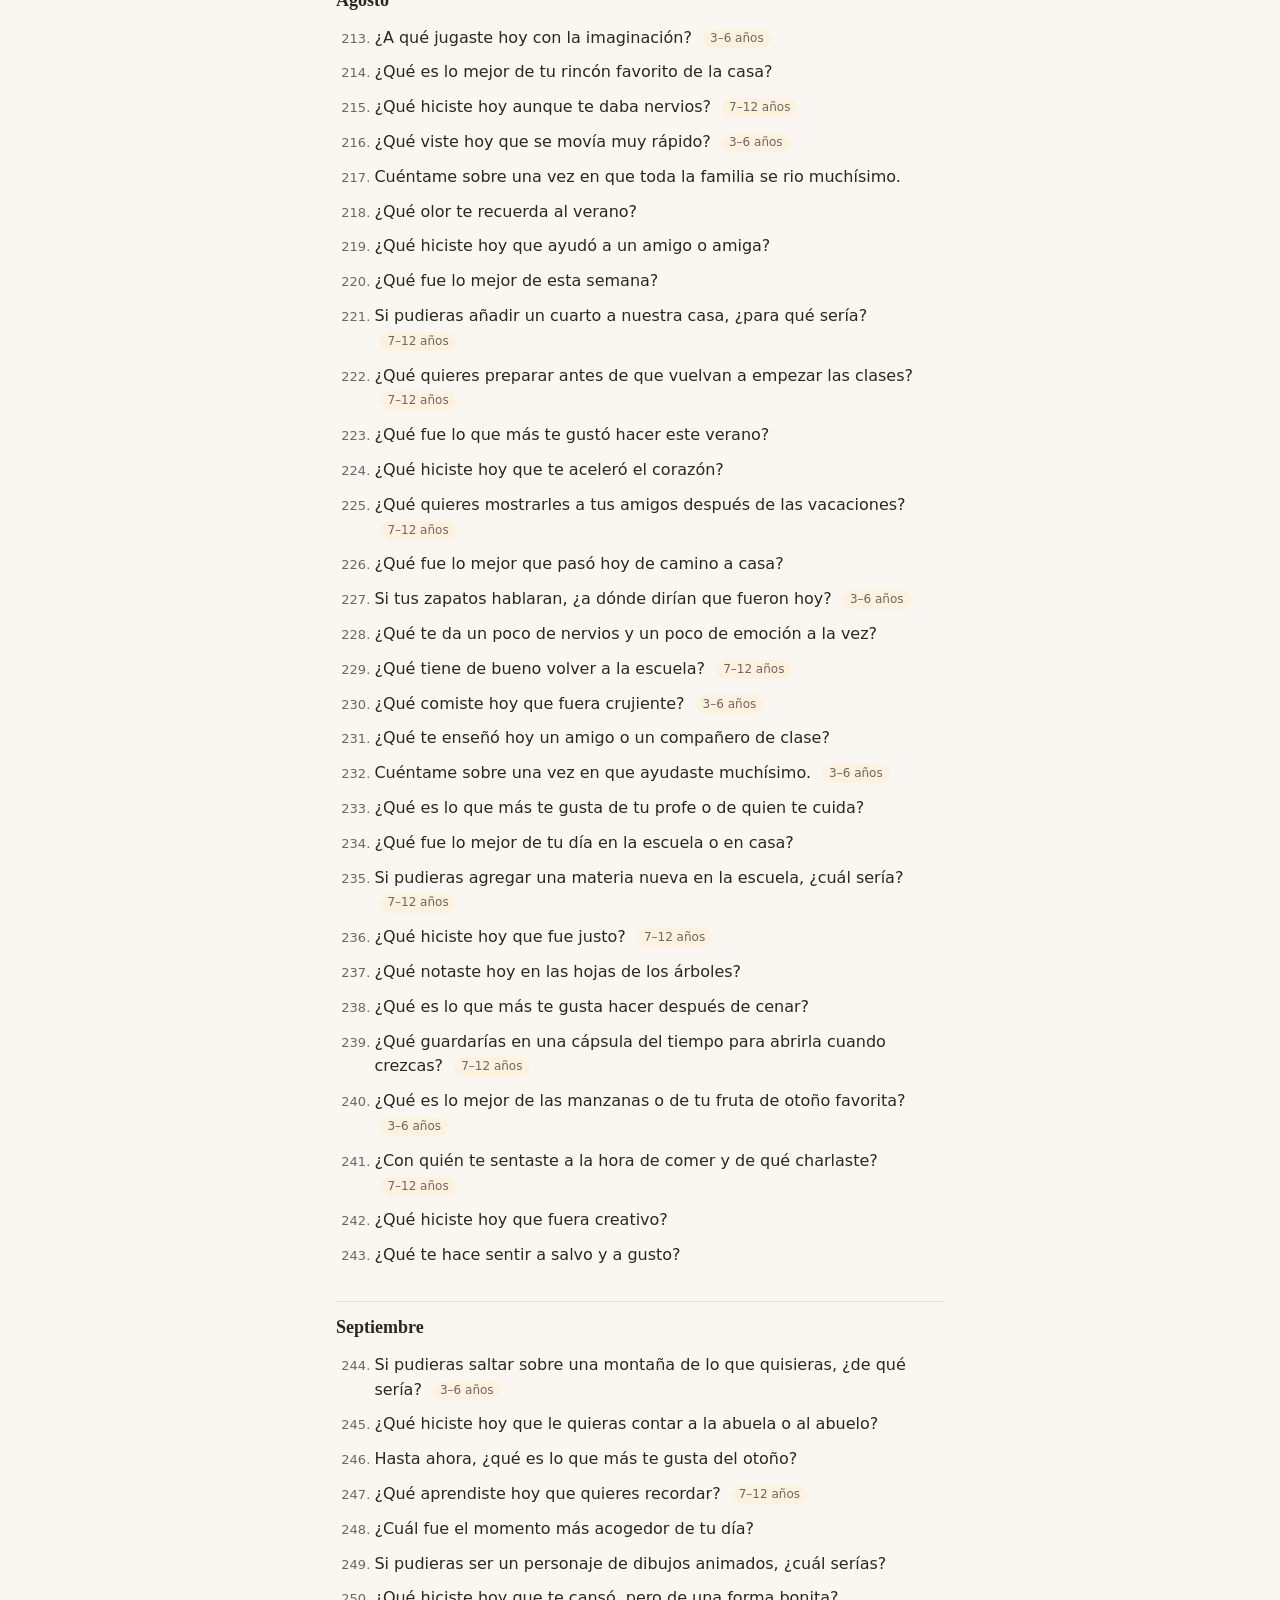
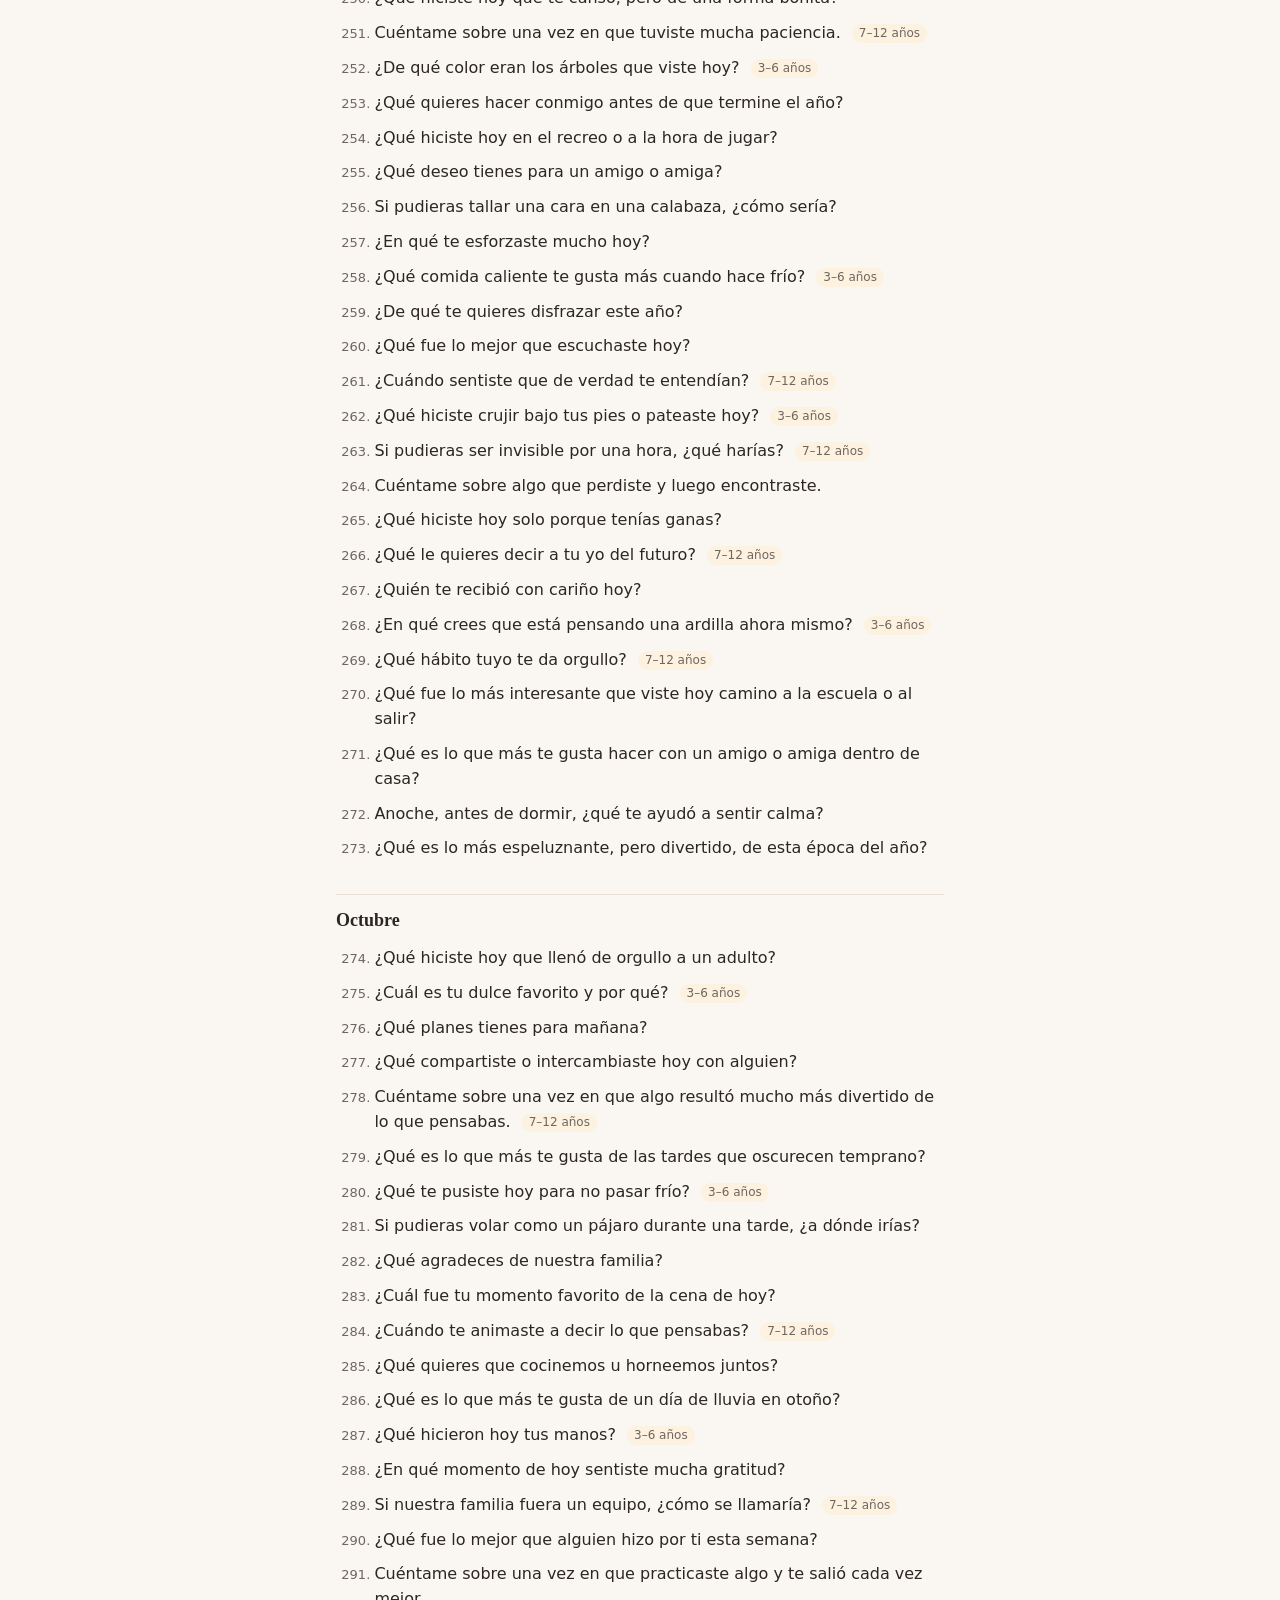
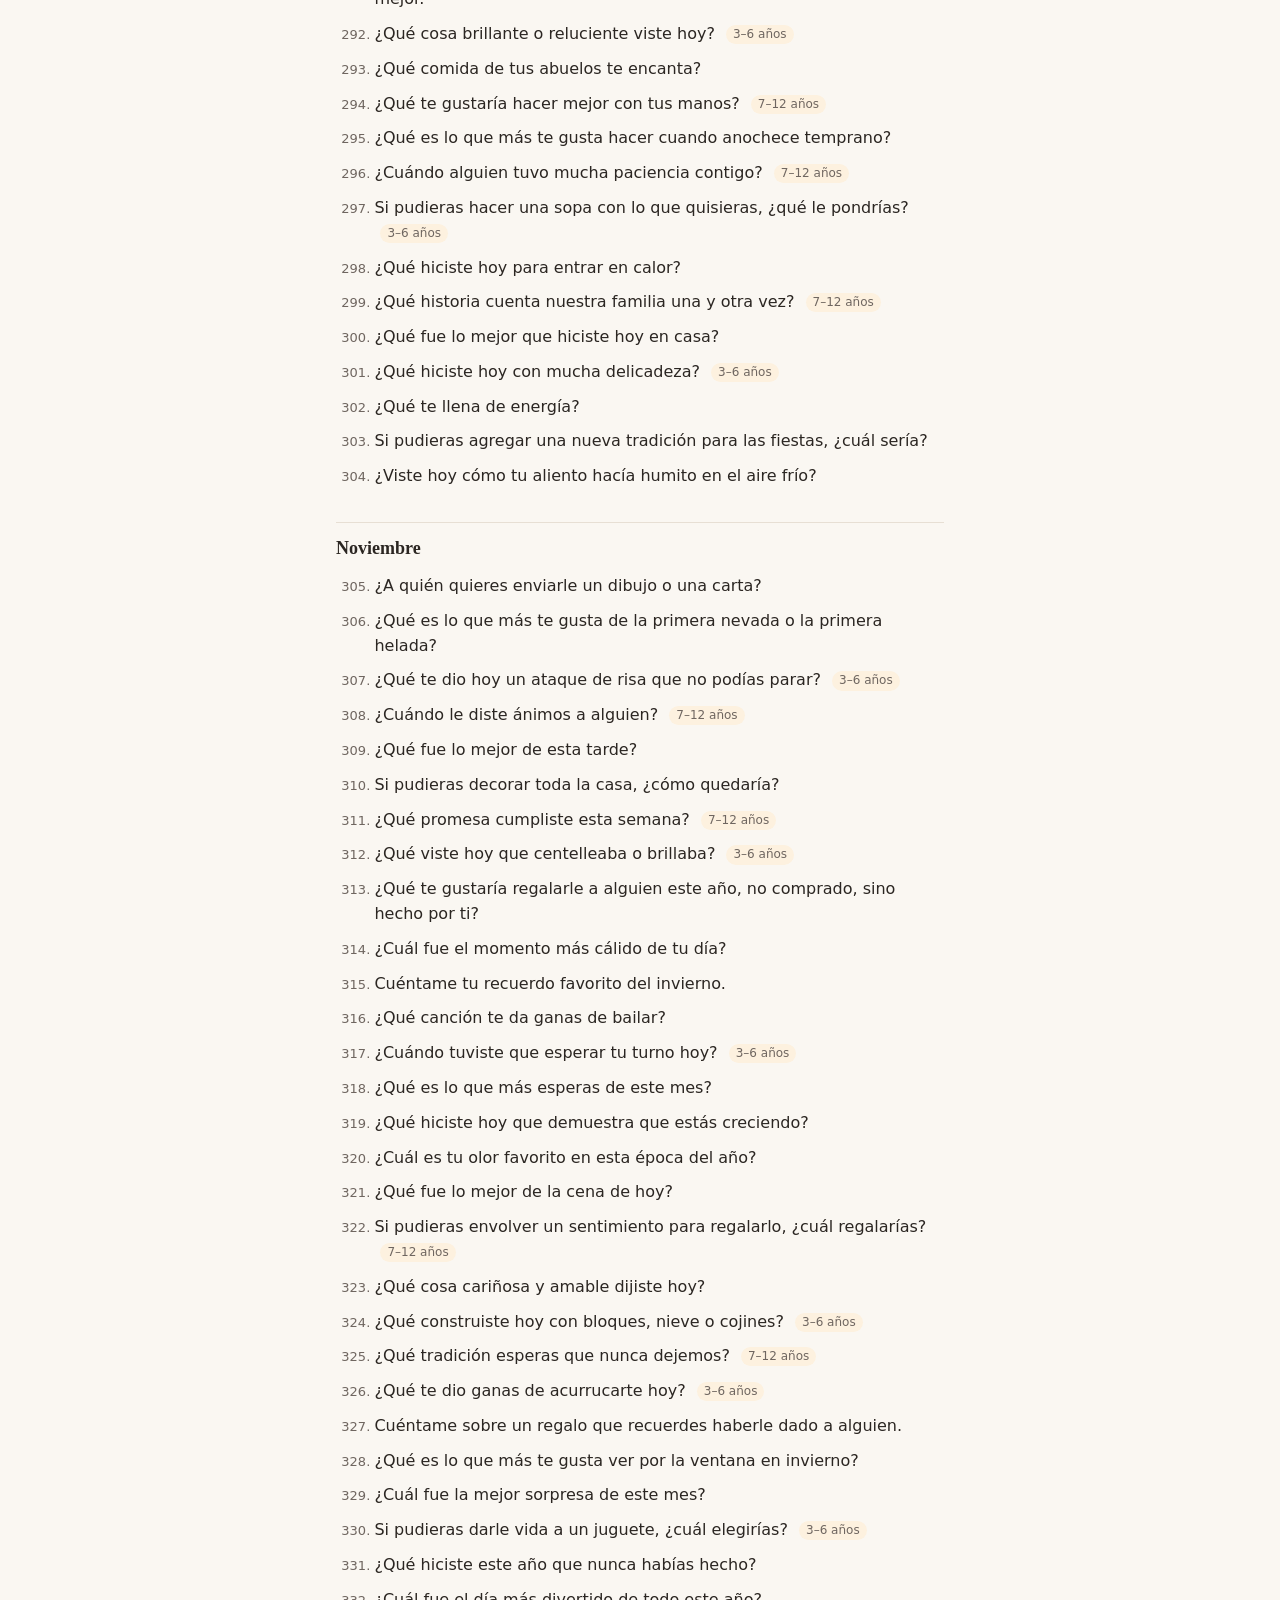
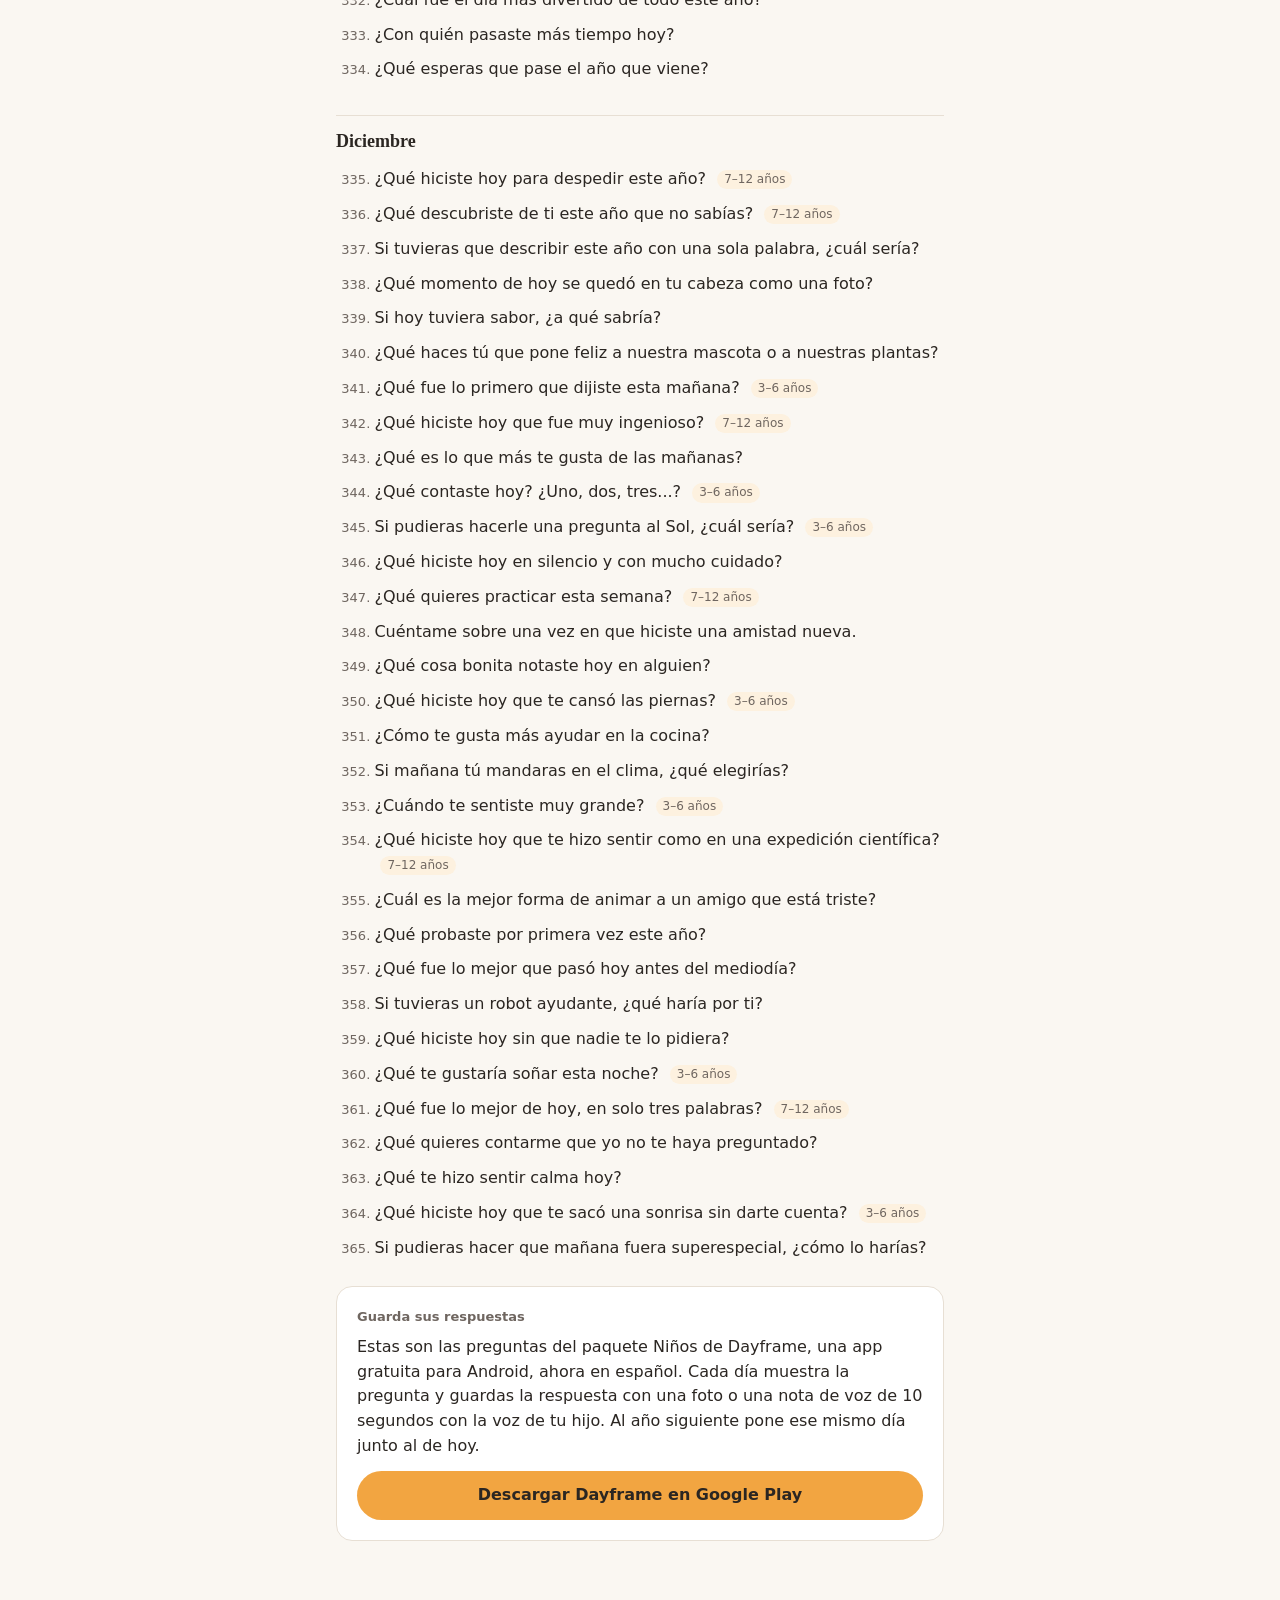
<file: dayframe/questions/kids/es/index.html>
<!doctype html>
<html lang="es">
<head>
<meta charset="utf-8">
<meta name="viewport" content="width=device-width, initial-scale=1, viewport-fit=cover">
<meta http-equiv="Content-Security-Policy" content="default-src 'none'; style-src 'self'; img-src 'self' data:; base-uri 'none'; form-action 'none'">
<meta name="theme-color" content="#FAF7F2">
<title>365 preguntas para hacerle a tu hijo, una para cada día | Dayframe</title>
<meta name="description" content="365 preguntas para conversar con tus hijos, una para cada día del año, ordenadas por mes, con preguntas de temporada y edades sugeridas de 3 a 6 y de 7 a 12 años.">
<link rel="canonical" href="https://hyunjunghoon.github.io/dayframe/questions/kids/es/">
<link rel="alternate" hreflang="en" href="https://hyunjunghoon.github.io/dayframe/questions/kids/">
<link rel="alternate" hreflang="ko" href="https://hyunjunghoon.github.io/dayframe/questions/kids/ko/">
<link rel="alternate" hreflang="es" href="https://hyunjunghoon.github.io/dayframe/questions/kids/es/">
<link rel="alternate" hreflang="pt" href="https://hyunjunghoon.github.io/dayframe/questions/kids/pt/">
<link rel="stylesheet" href="/dayframe/style.css">
</head>
<body>
  <main class="wide">
    <div class="brand"><a class="home" href="/dayframe/"><span class="dot" aria-hidden="true"></span>Dayframe</a><span class="lang"><a href="/dayframe/questions/kids/" hreflang="en">English</a> · <a href="/dayframe/questions/kids/ko/" hreflang="ko">한국어</a> · <a href="/dayframe/questions/kids/pt/" hreflang="pt">Português</a></span></div>
    <h1>365 preguntas para hacerle a tu hijo, una para cada día</h1>
    <p>“¿Cómo te fue en la escuela?” casi siempre recibe un “bien”. Una pregunta concreta y un poco divertida recibe una respuesta de verdad, y te deja ver cómo piensa tu hijo.</p><p>Abajo hay una pregunta para cada día del año, agrupadas por mes. Las preguntas de temporada están en su estación (hemisferio norte; si vives en el sur, adelanta seis meses las de clima). Algunas llevan la marca de 3–6 o 7–12 años; las demás sirven para cualquier edad.</p>
    <section class="card"><p class="label">Cómo usarlas</p><ul><li>Haz una sola pregunta en la cena, en el auto o antes de dormir. Con una basta.</li><li>Anota la respuesta tal cual, con la fecha. Sus palabras exactas son lo que vas a querer recordar.</li><li>No corrijas ni guíes la respuesta. Sigue con “¿por qué?” o “¿y luego qué pasó?”.</li><li>Un año después, repite la misma pregunta y compara las respuestas.</li></ul></section>
    <section class="card"><p class="label">Un ejemplo</p><p>Así puede verse una entrada. Pregunta: “Si pudieras inventar un sabor de helado, ¿cuál sería?”. Respuesta (5 años): “De plátano con lluvia, porque la lluvia es fresquita”. Si un año después la misma pregunta recibe otra respuesta, esa diferencia es justo lo que vale la pena guardar.</p></section>
    <h2>Preguntas por mes</h2>
    <p class="toc"><a href="#m1">Enero</a> · <a href="#m2">Febrero</a> · <a href="#m3">Marzo</a> · <a href="#m4">Abril</a> · <a href="#m5">Mayo</a> · <a href="#m6">Junio</a> · <a href="#m7">Julio</a> · <a href="#m8">Agosto</a> · <a href="#m9">Septiembre</a> · <a href="#m10">Octubre</a> · <a href="#m11">Noviembre</a> · <a href="#m12">Diciembre</a></p>
    <section class="month" id="m1"><h3>Enero</h3><ol start="1"><li>¿Qué quieres probar en este año que acaba de empezar?</li><li>¿Qué fue lo mejor de hoy?</li><li>Si hicieras un muñeco de nieve amigo, ¿cómo lo llamarías? <span class="age">3–6 años</span></li><li>¿Qué comiste hoy que te supo riquísimo?</li><li>¿Quién te hizo reír hoy y qué hizo?</li><li>¿Qué hace mamá en su trabajo?</li><li>¿Qué es lo que más te gusta hacer cuando hace frío?</li><li>¿Qué aprendiste hoy que ayer no sabías? <span class="age">7–12 años</span></li><li>¿De qué color te sientes hoy y por qué?</li><li>¿Qué fue lo primero que pensaste al despertarte?</li><li>Si nuestra mascota pudiera hablar, ¿qué te diría? <span class="age">3–6 años</span></li><li>¿Cuál es tu bebida caliente favorita? <span class="age">3–6 años</span></li><li>¿Qué cosa amable hiciste hoy?</li><li>¿Cuál es tu canción favorita ahora mismo? ¿Me cantas un poquito?</li><li>¿Qué fue difícil hoy y cómo lo resolviste? <span class="age">7–12 años</span></li><li>¿Qué hace papá en su trabajo?</li><li>¿Cuál es tu juguete favorito hoy? <span class="age">3–6 años</span></li><li>Si pudieras tener un superpoder por un día, ¿cuál elegirías?</li><li>¿Con quién jugaste hoy?</li><li>¿Qué cosa te sale muy bien?</li><li>¿Qué hace que nuestra casa se sienta acogedora?</li><li>¿Qué construiste o hiciste hoy?</li><li>¿Cuál es la palabra más divertida que conoces? <span class="age">3–6 años</span></li><li>¿Qué quieres aprender a hacer este año? <span class="age">7–12 años</span></li><li>¿Cómo ayudaste a alguien hoy?</li><li>¿Cuál es tu libro favorito ahora y de qué trata?</li><li>¿Qué es lo mejor de tener tu edad? <span class="age">7–12 años</span></li><li>¿Qué viste hoy por la ventana? <span class="age">3–6 años</span></li><li>¿De qué crees que están hechas las nubes? <span class="age">3–6 años</span></li><li>¿Qué hiciste hoy que te dio orgullo?</li><li>Cuéntame sobre una vez en que fuiste muy valiente.</li></ol></section><section class="month" id="m2"><h3>Febrero</h3><ol start="32"><li>¿Qué es lo que más te gusta hacer con la abuela o el abuelo?</li><li>¿Qué soñaste anoche?</li><li>¿Qué fue lo más sorprendente de hoy?</li><li>Si dieras clases, ¿qué enseñarías? <span class="age">7–12 años</span></li><li>¿Cuál es tu desayuno favorito? <span class="age">3–6 años</span></li><li>¿Quién es tu mejor amigo o amiga y qué te gusta de esa persona?</li><li>¿Qué juego inventaste por tu cuenta?</li><li>¿En qué te gustaría mejorar? <span class="age">7–12 años</span></li><li>¿Por qué cosas diste las gracias hoy?</li><li>Si pudieras hacerle un regalo a cualquier persona, ¿a quién se lo darías y qué sería?</li><li>¿Quién te abrazó hoy? <span class="age">3–6 años</span></li><li>¿Qué es lo más increíble que sabes sobre los animales?</li><li>¿Qué hiciste hoy por primera vez?</li><li>¿Qué te hace sentir que te quieren mucho?</li><li>¿Cuál es tu ropa favorita? <span class="age">3–6 años</span></li><li>Si pudieras inventar un día festivo, ¿qué celebraríamos? <span class="age">7–12 años</span></li><li>¿Qué quieres hacer este fin de semana?</li><li>¿Qué sonidos escuchaste hoy? <span class="age">3–6 años</span></li><li>¿En qué momento de hoy sentiste calma y alegría?</li><li>¿Qué es lo que más te gusta de tu cuarto?</li><li>¿Qué fue lo más bonito que alguien te dijo hoy?</li><li>Si pudieras hablar con un pájaro, ¿qué le preguntarías? <span class="age">3–6 años</span></li><li>¿Qué comiste al mediodía y qué tal estuvo?</li><li>Hoy por hoy, ¿qué quieres ser cuando crezcas?</li><li>¿Qué regla de la casa te parece buena? <span class="age">7–12 años</span></li><li>¿Qué hiciste hoy con tus manos? <span class="age">3–6 años</span></li><li>Cuéntame sobre una vez en que ayudaste a un amigo o amiga.</li><li>¿Qué puedes hacer ahora que antes no podías?</li></ol></section><section class="month" id="m3"><h3>Marzo</h3><ol start="60"><li>¿Cuál es tu clima favorito?</li><li>¿Qué te sacó una risita hoy? <span class="age">3–6 años</span></li><li>¿Qué fue lo más difícil de hoy?</li><li>Si pudieras vivir dentro de un cuento, ¿cuál elegirías? <span class="age">7–12 años</span></li><li>¿Qué quieres mostrarme?</li><li>¿Qué te encanta de que ya casi llegue la primavera?</li><li>¿Qué es lo que más te gusta comer después de la escuela o de jugar?</li><li>¿Qué pregunta te gustaría que te hicieran los adultos? <span class="age">7–12 años</span></li><li>¿Cómo se movió tu cuerpo hoy? ¿Corriste, saltaste o trepaste?</li><li>¿Qué olor te gusta muchísimo?</li><li>¿Al lado de quién te sentaste hoy?</li><li>Si tuvieras un pincel mágico, ¿qué pintarías? <span class="age">3–6 años</span></li><li>¿Qué fue difícil hoy, pero seguiste intentándolo? <span class="age">7–12 años</span></li><li>¿Qué notaste hoy al salir? ¿Ya hay brotes o pajaritos?</li><li>¿En qué crees que nuestra familia es muy buena?</li><li>¿Qué fue lo más disparatado que pasó hoy?</li><li>¿Cuál es tu número favorito y por qué? <span class="age">3–6 años</span></li><li>¿Qué hiciste hoy para cuidarte? <span class="age">7–12 años</span></li><li>Cuéntame sobre la mejor fiesta de cumpleaños que recuerdes.</li><li>¿Qué lugar te encantaría visitar algún día?</li><li>¿Qué compartiste hoy con alguien?</li><li>Si pudieras ser un animal por un día, ¿cuál serías y por qué?</li><li>¿Qué descubriste sin ayuda de nadie?</li><li>¿Cuál fue tu momento favorito conmigo hoy?</li><li>¿Qué trabajo te parece divertido? <span class="age">7–12 años</span></li><li>¿Cuál fue el olor más rico de la cocina hoy? <span class="age">3–6 años</span></li><li>¿Qué harías si encontraras un dragoncito en el jardín? <span class="age">3–6 años</span></li><li>¿Qué te dio curiosidad hoy?</li><li>¿A quién quieres saludar mañana?</li><li>¿Qué fue lo mejor que dibujaste o escribiste esta semana? <span class="age">7–12 años</span></li><li>¿Qué flores o árboles en flor has visto?</li></ol></section><section class="month" id="m4"><h3>Abril</h3><ol start="91"><li>¿Qué te gusta hacer en un día de lluvia?</li><li>¿Cuándo te sentiste fuerte hoy?</li><li>Cuéntame sobre una vez en que te ensuciaste muchísimo y te encantó.</li><li>¿Qué quieres enseñarme?</li><li>¿Qué te dijo hoy tu profe o quien te cuida que todavía recuerdas?</li><li>¿Qué es algo que siempre te pone de buen humor?</li><li>Si fueras una flor, ¿cuál serías? <span class="age">3–6 años</span></li><li>¿Qué palabra suena justo como lo que significa? <span class="age">7–12 años</span></li><li>¿Qué hiciste hoy al aire libre?</li><li>¿Qué hiciste hoy solo por diversión?</li><li>¿Cómo sería para ti un sábado perfecto?</li><li>¿Cuál es tu forma favorita de dar las buenas noches? <span class="age">3–6 años</span></li><li>¿Qué error cometiste hoy y qué aprendiste de él? <span class="age">7–12 años</span></li><li>¿Qué te gusta de cómo te ves hoy?</li><li>¿Qué cuento quieres escuchar una y otra vez? <span class="age">3–6 años</span></li><li>¿Cuál es el mejor chiste que te sabes?</li><li>¿A quién extrañaste hoy?</li><li>¿Qué hiciste hoy que te llevó mucho tiempo?</li><li>Si pudieras plantar lo que quisieras en un jardín, ¿qué crecería?</li><li>¿Cuál fue el momento más tranquilo de tu día? <span class="age">7–12 años</span></li><li>¿Qué es lo que más te gusta de nuestro barrio?</li><li>¿Qué cenaste y quién se sentó contigo?</li><li>¿Qué crees que pasa por la noche mientras duermes? <span class="age">3–6 años</span></li><li>¿Qué hiciste hoy que te sorprendió?</li><li>Cuéntame sobre una vez en que esperaste mucho por algo bueno. <span class="age">7–12 años</span></li><li>¿Qué tarea de la casa sí te gusta hacer?</li><li>Si tú pusieras las reglas por un día, ¿qué cambiaría? <span class="age">7–12 años</span></li><li>¿Cuál es tu fruta favorita de esta primavera? <span class="age">3–6 años</span></li><li>¿Qué hiciste hoy que hizo sonreír a alguien?</li><li>¿Qué te da curiosidad en este momento?</li></ol></section><section class="month" id="m5"><h3>Mayo</h3><ol start="121"><li>¿Qué fue lo más divertido que hiciste con un amigo o amiga esta semana?</li><li>¿Qué crees que hace la Luna todo el día? <span class="age">3–6 años</span></li><li>¿Qué sonido te pone feliz?</li><li>¿Qué hiciste hoy en la escuela o en la guardería que me quieras contar?</li><li>¿Cómo te sentiste al despertarte esta mañana?</li><li>¿Qué te gustaría construir algún día? <span class="age">7–12 años</span></li><li>¿Qué es lo que más te gusta hacer en el parque? <span class="age">3–6 años</span></li><li>¿Quién fue un buen amigo o amiga para ti hoy?</li><li>¿De qué cosa sabes mucho? <span class="age">7–12 años</span></li><li>¿Qué probaste hoy que fuera dulce o ácido? <span class="age">3–6 años</span></li><li>Cuéntame sobre la primera vez que montaste en bici o en patinete.</li><li>Si pudieras hacer un pícnic en cualquier lugar, ¿dónde sería?</li><li>¿Qué hizo que hoy fuera diferente de ayer? <span class="age">7–12 años</span></li><li>¿Qué quieres hacer cuando empiece a hacer calor?</li><li>¿Qué cosa bonita podrías hacer mañana por alguien?</li><li>¿Cuál fue el mejor juego que jugaste hoy?</li><li>¿Qué crees que hace a alguien un buen amigo?</li><li>Si tuvieras un barco, ¿a dónde navegarías? <span class="age">3–6 años</span></li><li>¿Qué tuviste que esperar hoy?</li><li>¿Cuál es el bichito o animalito más interesante que has visto?</li><li>¿Qué necesitó tu cuerpo hoy: descansar, comer o jugar? <span class="age">7–12 años</span></li><li>¿Qué recuerdo feliz tienes del verano pasado?</li><li>¿Qué fue lo que más te gustó de esta mañana?</li><li>¿Qué es lo que más te gusta de estar al aire libre?</li><li>Si pudieras cambiar de lugar con alguien por un día, ¿con quién sería? <span class="age">7–12 años</span></li><li>¿Qué hiciste hoy que necesitó valentía?</li><li>¿A quién quieres invitar a casa a jugar? <span class="age">3–6 años</span></li><li>¿Qué es lo que más te gusta dibujar?</li><li>¿Qué cosa bonita viste hoy?</li><li>¿Qué llevarías en la mochila para ir a la playa? <span class="age">3–6 años</span></li><li>¿Qué hacen los adultos que tú quieres probar?</li></ol></section><section class="month" id="m6"><h3>Junio</h3><ol start="152"><li>¿Qué te salió bien hoy?</li><li>¿Qué te gusta hacer cuando tienes toda la tarde libre? <span class="age">7–12 años</span></li><li>¿Qué hicimos juntos tú y yo hoy?</li><li>Si pudieras inventar un sabor de helado, ¿cómo se llamaría?</li><li>¿Qué notaste hoy en el cielo?</li><li>Cuéntame sobre una vez en que sentiste muchísima emoción. <span class="age">3–6 años</span></li><li>¿Qué es lo que más esperas del verano?</li><li>¿Cuál es la mejor forma de pasar un día de calor?</li><li>¿Qué hiciste hoy que quieres repetir mañana?</li><li>Si nuestra familia fuera una banda de música, ¿cómo sería? <span class="age">7–12 años</span></li><li>¿Cuándo sentiste que de verdad te escuchaban? <span class="age">7–12 años</span></li><li>¿En qué chapoteaste o con qué te mojaste hoy? <span class="age">3–6 años</span></li><li>¿Qué es lo mejor del último día de clases o de unas vacaciones largas? <span class="age">7–12 años</span></li><li>¿Qué hiciste hoy que te hizo sudar?</li><li>Si pudieras tener cualquier mascota del mundo, ¿cuál elegirías?</li><li>¿Qué quieres hacer todos los días de este verano?</li><li>¿Qué viste hoy en la tienda o en el mercado? <span class="age">3–6 años</span></li><li>¿Qué palabra aprendiste hace poco?</li><li>¿Qué fue lo más delicioso que comiste esta semana?</li><li>Cuéntame sobre una vez en que ayudaste a alguien a sentirse mejor.</li><li>¿Qué te encanta del agua: las piscinas, los ríos o el mar?</li><li>¿Qué hiciste hoy sin ninguna ayuda? <span class="age">3–6 años</span></li><li>¿Qué oíste hacer hoy a los pájaros o a los bichitos?</li><li>Si pudieras diseñar un parque de juegos, ¿qué tendría?</li><li>¿Qué fue lo que más te gustó de esta noche?</li><li>¿Qué quieres recordar de hoy para siempre?</li><li>¿Qué forma debería tener la nube perfecta? <span class="age">3–6 años</span></li><li>¿Qué encontraste hoy: una piedra, una concha, una hoja o algo más?</li><li>¿A quién te quieres parecer más y por qué? <span class="age">7–12 años</span></li><li>¿Qué es lo que más te gusta de una fiesta de pijamas o de trasnochar? <span class="age">7–12 años</span></li></ol></section><section class="card cta"><p class="label">Guarda sus respuestas</p><p>Estas son las preguntas del paquete Niños de Dayframe, una app gratuita para Android, ahora en español. Cada día muestra la pregunta y guardas la respuesta con una foto o una nota de voz de 10 segundos con la voz de tu hijo. Al año siguiente pone ese mismo día junto al de hoy.</p><a class="btn btn-primary" href="https://play.google.com/store/apps/details?id=com.tallowbird.dayframe&amp;referrer=utm_source%3Dhyunjunghoon.github.io%26utm_medium%3Dweb%26utm_campaign%3Dquestions_kids_es_mid" rel="noopener">Descargar Dayframe en Google Play</a></section><section class="month" id="m7"><h3>Julio</h3><ol start="182"><li>¿Qué hiciste hoy para refrescarte?</li><li>¿Qué quieres hacer con tus manos esta semana?</li><li>¿Qué es lo mejor de la sandía o de tu fruta de verano favorita? <span class="age">3–6 años</span></li><li>Cuéntame sobre una vez en que te perdiste en algo divertido, como un libro o un juego. <span class="age">7–12 años</span></li><li>¿Qué hizo hoy alguien que te dio orgullo?</li><li>¿Cuál fue el rato más largo que pasaste hoy al aire libre?</li><li>Si pudieras pasear sobre cualquier animal, ¿cuál elegirías? <span class="age">3–6 años</span></li><li>¿Qué pregunta hiciste hoy?</li><li>¿Qué te gustaría coleccionar?</li><li>¿Qué notaste hoy en las estrellas o en el atardecer?</li><li>¿Qué es lo más bonito que alguien ha hecho por ti? <span class="age">7–12 años</span></li><li>¿Qué es lo que más te gusta de una fogata o una parrillada?</li><li>¿Qué te gusta hacer cuando hace demasiado calor para jugar al aire libre?</li><li>Si tuvieras un restaurante, ¿qué habría en tu menú? <span class="age">7–12 años</span></li><li>¿Qué probaste hoy aunque era nuevo para ti?</li><li>¿Sobre qué inventaste un cuento hoy? <span class="age">3–6 años</span></li><li>¿Cuál es la mejor forma de pasar tiempo con tus primos o familiares?</li><li>¿Qué quieres que te salga muy bien antes de que termine el año? <span class="age">7–12 años</span></li><li>¿Cuál fue la cara más divertida que alguien puso hoy? <span class="age">3–6 años</span></li><li>¿Qué hiciste hoy para ayudar a nuestra familia?</li><li>¿Qué hicieron hoy tus pies: caminar, correr, chapotear o descansar? <span class="age">3–6 años</span></li><li>Cuéntame sobre el mejor viaje o paseo que recuerdes.</li><li>¿Qué fue lo mejor del clima de hoy?</li><li>Si flotaras en un globo aerostático, ¿hacia dónde mirarías?</li><li>¿Qué tienes que te alegra mucho tener?</li><li>¿Qué hiciste hoy con calma, sin prisa? <span class="age">7–12 años</span></li><li>¿Quién te enseñó algo hoy?</li><li>Si pudieras hacer una película, ¿de qué se trataría? <span class="age">7–12 años</span></li><li>¿Qué es lo que más te gusta comer en un pícnic? <span class="age">3–6 años</span></li><li>¿Qué te gustaría preguntarle a tu abuela o a tu abuelo sobre su vida? <span class="age">7–12 años</span></li><li>¿Qué hiciste hoy que te dio mucha sed?</li></ol></section><section class="month" id="m8"><h3>Agosto</h3><ol start="213"><li>¿A qué jugaste hoy con la imaginación? <span class="age">3–6 años</span></li><li>¿Qué es lo mejor de tu rincón favorito de la casa?</li><li>¿Qué hiciste hoy aunque te daba nervios? <span class="age">7–12 años</span></li><li>¿Qué viste hoy que se movía muy rápido? <span class="age">3–6 años</span></li><li>Cuéntame sobre una vez en que toda la familia se rio muchísimo.</li><li>¿Qué olor te recuerda al verano?</li><li>¿Qué hiciste hoy que ayudó a un amigo o amiga?</li><li>¿Qué fue lo mejor de esta semana?</li><li>Si pudieras añadir un cuarto a nuestra casa, ¿para qué sería? <span class="age">7–12 años</span></li><li>¿Qué quieres preparar antes de que vuelvan a empezar las clases? <span class="age">7–12 años</span></li><li>¿Qué fue lo que más te gustó hacer este verano?</li><li>¿Qué hiciste hoy que te aceleró el corazón?</li><li>¿Qué quieres mostrarles a tus amigos después de las vacaciones? <span class="age">7–12 años</span></li><li>¿Qué fue lo mejor que pasó hoy de camino a casa?</li><li>Si tus zapatos hablaran, ¿a dónde dirían que fueron hoy? <span class="age">3–6 años</span></li><li>¿Qué te da un poco de nervios y un poco de emoción a la vez?</li><li>¿Qué tiene de bueno volver a la escuela? <span class="age">7–12 años</span></li><li>¿Qué comiste hoy que fuera crujiente? <span class="age">3–6 años</span></li><li>¿Qué te enseñó hoy un amigo o un compañero de clase?</li><li>Cuéntame sobre una vez en que ayudaste muchísimo. <span class="age">3–6 años</span></li><li>¿Qué es lo que más te gusta de tu profe o de quien te cuida?</li><li>¿Qué fue lo mejor de tu día en la escuela o en casa?</li><li>Si pudieras agregar una materia nueva en la escuela, ¿cuál sería? <span class="age">7–12 años</span></li><li>¿Qué hiciste hoy que fue justo? <span class="age">7–12 años</span></li><li>¿Qué notaste hoy en las hojas de los árboles?</li><li>¿Qué es lo que más te gusta hacer después de cenar?</li><li>¿Qué guardarías en una cápsula del tiempo para abrirla cuando crezcas? <span class="age">7–12 años</span></li><li>¿Qué es lo mejor de las manzanas o de tu fruta de otoño favorita? <span class="age">3–6 años</span></li><li>¿Con quién te sentaste a la hora de comer y de qué charlaste? <span class="age">7–12 años</span></li><li>¿Qué hiciste hoy que fuera creativo?</li><li>¿Qué te hace sentir a salvo y a gusto?</li></ol></section><section class="month" id="m9"><h3>Septiembre</h3><ol start="244"><li>Si pudieras saltar sobre una montaña de lo que quisieras, ¿de qué sería? <span class="age">3–6 años</span></li><li>¿Qué hiciste hoy que le quieras contar a la abuela o al abuelo?</li><li>Hasta ahora, ¿qué es lo que más te gusta del otoño?</li><li>¿Qué aprendiste hoy que quieres recordar? <span class="age">7–12 años</span></li><li>¿Cuál fue el momento más acogedor de tu día?</li><li>Si pudieras ser un personaje de dibujos animados, ¿cuál serías?</li><li>¿Qué hiciste hoy que te cansó, pero de una forma bonita?</li><li>Cuéntame sobre una vez en que tuviste mucha paciencia. <span class="age">7–12 años</span></li><li>¿De qué color eran los árboles que viste hoy? <span class="age">3–6 años</span></li><li>¿Qué quieres hacer conmigo antes de que termine el año?</li><li>¿Qué hiciste hoy en el recreo o a la hora de jugar?</li><li>¿Qué deseo tienes para un amigo o amiga?</li><li>Si pudieras tallar una cara en una calabaza, ¿cómo sería?</li><li>¿En qué te esforzaste mucho hoy?</li><li>¿Qué comida caliente te gusta más cuando hace frío? <span class="age">3–6 años</span></li><li>¿De qué te quieres disfrazar este año?</li><li>¿Qué fue lo mejor que escuchaste hoy?</li><li>¿Cuándo sentiste que de verdad te entendían? <span class="age">7–12 años</span></li><li>¿Qué hiciste crujir bajo tus pies o pateaste hoy? <span class="age">3–6 años</span></li><li>Si pudieras ser invisible por una hora, ¿qué harías? <span class="age">7–12 años</span></li><li>Cuéntame sobre algo que perdiste y luego encontraste.</li><li>¿Qué hiciste hoy solo porque tenías ganas?</li><li>¿Qué le quieres decir a tu yo del futuro? <span class="age">7–12 años</span></li><li>¿Quién te recibió con cariño hoy?</li><li>¿En qué crees que está pensando una ardilla ahora mismo? <span class="age">3–6 años</span></li><li>¿Qué hábito tuyo te da orgullo? <span class="age">7–12 años</span></li><li>¿Qué fue lo más interesante que viste hoy camino a la escuela o al salir?</li><li>¿Qué es lo que más te gusta hacer con un amigo o amiga dentro de casa?</li><li>Anoche, antes de dormir, ¿qué te ayudó a sentir calma?</li><li>¿Qué es lo más espeluznante, pero divertido, de esta época del año?</li></ol></section><section class="month" id="m10"><h3>Octubre</h3><ol start="274"><li>¿Qué hiciste hoy que llenó de orgullo a un adulto?</li><li>¿Cuál es tu dulce favorito y por qué? <span class="age">3–6 años</span></li><li>¿Qué planes tienes para mañana?</li><li>¿Qué compartiste o intercambiaste hoy con alguien?</li><li>Cuéntame sobre una vez en que algo resultó mucho más divertido de lo que pensabas. <span class="age">7–12 años</span></li><li>¿Qué es lo que más te gusta de las tardes que oscurecen temprano?</li><li>¿Qué te pusiste hoy para no pasar frío? <span class="age">3–6 años</span></li><li>Si pudieras volar como un pájaro durante una tarde, ¿a dónde irías?</li><li>¿Qué agradeces de nuestra familia?</li><li>¿Cuál fue tu momento favorito de la cena de hoy?</li><li>¿Cuándo te animaste a decir lo que pensabas? <span class="age">7–12 años</span></li><li>¿Qué quieres que cocinemos u horneemos juntos?</li><li>¿Qué es lo que más te gusta de un día de lluvia en otoño?</li><li>¿Qué hicieron hoy tus manos? <span class="age">3–6 años</span></li><li>¿En qué momento de hoy sentiste mucha gratitud?</li><li>Si nuestra familia fuera un equipo, ¿cómo se llamaría? <span class="age">7–12 años</span></li><li>¿Qué fue lo mejor que alguien hizo por ti esta semana?</li><li>Cuéntame sobre una vez en que practicaste algo y te salió cada vez mejor.</li><li>¿Qué cosa brillante o reluciente viste hoy? <span class="age">3–6 años</span></li><li>¿Qué comida de tus abuelos te encanta?</li><li>¿Qué te gustaría hacer mejor con tus manos? <span class="age">7–12 años</span></li><li>¿Qué es lo que más te gusta hacer cuando anochece temprano?</li><li>¿Cuándo alguien tuvo mucha paciencia contigo? <span class="age">7–12 años</span></li><li>Si pudieras hacer una sopa con lo que quisieras, ¿qué le pondrías? <span class="age">3–6 años</span></li><li>¿Qué hiciste hoy para entrar en calor?</li><li>¿Qué historia cuenta nuestra familia una y otra vez? <span class="age">7–12 años</span></li><li>¿Qué fue lo mejor que hiciste hoy en casa?</li><li>¿Qué hiciste hoy con mucha delicadeza? <span class="age">3–6 años</span></li><li>¿Qué te llena de energía?</li><li>Si pudieras agregar una nueva tradición para las fiestas, ¿cuál sería?</li><li>¿Viste hoy cómo tu aliento hacía humito en el aire frío?</li></ol></section><section class="month" id="m11"><h3>Noviembre</h3><ol start="305"><li>¿A quién quieres enviarle un dibujo o una carta?</li><li>¿Qué es lo que más te gusta de la primera nevada o la primera helada?</li><li>¿Qué te dio hoy un ataque de risa que no podías parar? <span class="age">3–6 años</span></li><li>¿Cuándo le diste ánimos a alguien? <span class="age">7–12 años</span></li><li>¿Qué fue lo mejor de esta tarde?</li><li>Si pudieras decorar toda la casa, ¿cómo quedaría?</li><li>¿Qué promesa cumpliste esta semana? <span class="age">7–12 años</span></li><li>¿Qué viste hoy que centelleaba o brillaba? <span class="age">3–6 años</span></li><li>¿Qué te gustaría regalarle a alguien este año, no comprado, sino hecho por ti?</li><li>¿Cuál fue el momento más cálido de tu día?</li><li>Cuéntame tu recuerdo favorito del invierno.</li><li>¿Qué canción te da ganas de bailar?</li><li>¿Cuándo tuviste que esperar tu turno hoy? <span class="age">3–6 años</span></li><li>¿Qué es lo que más esperas de este mes?</li><li>¿Qué hiciste hoy que demuestra que estás creciendo?</li><li>¿Cuál es tu olor favorito en esta época del año?</li><li>¿Qué fue lo mejor de la cena de hoy?</li><li>Si pudieras envolver un sentimiento para regalarlo, ¿cuál regalarías? <span class="age">7–12 años</span></li><li>¿Qué cosa cariñosa y amable dijiste hoy?</li><li>¿Qué construiste hoy con bloques, nieve o cojines? <span class="age">3–6 años</span></li><li>¿Qué tradición esperas que nunca dejemos? <span class="age">7–12 años</span></li><li>¿Qué te dio ganas de acurrucarte hoy? <span class="age">3–6 años</span></li><li>Cuéntame sobre un regalo que recuerdes haberle dado a alguien.</li><li>¿Qué es lo que más te gusta ver por la ventana en invierno?</li><li>¿Cuál fue la mejor sorpresa de este mes?</li><li>Si pudieras darle vida a un juguete, ¿cuál elegirías? <span class="age">3–6 años</span></li><li>¿Qué hiciste este año que nunca habías hecho?</li><li>¿Cuál fue el día más divertido de todo este año?</li><li>¿Con quién pasaste más tiempo hoy?</li><li>¿Qué esperas que pase el año que viene?</li></ol></section><section class="month" id="m12"><h3>Diciembre</h3><ol start="335"><li>¿Qué hiciste hoy para despedir este año? <span class="age">7–12 años</span></li><li>¿Qué descubriste de ti este año que no sabías? <span class="age">7–12 años</span></li><li>Si tuvieras que describir este año con una sola palabra, ¿cuál sería?</li><li>¿Qué momento de hoy se quedó en tu cabeza como una foto?</li><li>Si hoy tuviera sabor, ¿a qué sabría?</li><li>¿Qué haces tú que pone feliz a nuestra mascota o a nuestras plantas?</li><li>¿Qué fue lo primero que dijiste esta mañana? <span class="age">3–6 años</span></li><li>¿Qué hiciste hoy que fue muy ingenioso? <span class="age">7–12 años</span></li><li>¿Qué es lo que más te gusta de las mañanas?</li><li>¿Qué contaste hoy? ¿Uno, dos, tres...? <span class="age">3–6 años</span></li><li>Si pudieras hacerle una pregunta al Sol, ¿cuál sería? <span class="age">3–6 años</span></li><li>¿Qué hiciste hoy en silencio y con mucho cuidado?</li><li>¿Qué quieres practicar esta semana? <span class="age">7–12 años</span></li><li>Cuéntame sobre una vez en que hiciste una amistad nueva.</li><li>¿Qué cosa bonita notaste hoy en alguien?</li><li>¿Qué hiciste hoy que te cansó las piernas? <span class="age">3–6 años</span></li><li>¿Cómo te gusta más ayudar en la cocina?</li><li>Si mañana tú mandaras en el clima, ¿qué elegirías?</li><li>¿Cuándo te sentiste muy grande? <span class="age">3–6 años</span></li><li>¿Qué hiciste hoy que te hizo sentir como en una expedición científica? <span class="age">7–12 años</span></li><li>¿Cuál es la mejor forma de animar a un amigo que está triste?</li><li>¿Qué probaste por primera vez este año?</li><li>¿Qué fue lo mejor que pasó hoy antes del mediodía?</li><li>Si tuvieras un robot ayudante, ¿qué haría por ti?</li><li>¿Qué hiciste hoy sin que nadie te lo pidiera?</li><li>¿Qué te gustaría soñar esta noche? <span class="age">3–6 años</span></li><li>¿Qué fue lo mejor de hoy, en solo tres palabras? <span class="age">7–12 años</span></li><li>¿Qué quieres contarme que yo no te haya preguntado?</li><li>¿Qué te hizo sentir calma hoy?</li><li>¿Qué hiciste hoy que te sacó una sonrisa sin darte cuenta? <span class="age">3–6 años</span></li><li>Si pudieras hacer que mañana fuera superespecial, ¿cómo lo harías?</li></ol></section>
    <section class="card cta"><p class="label">Guarda sus respuestas</p><p>Estas son las preguntas del paquete Niños de Dayframe, una app gratuita para Android, ahora en español. Cada día muestra la pregunta y guardas la respuesta con una foto o una nota de voz de 10 segundos con la voz de tu hijo. Al año siguiente pone ese mismo día junto al de hoy.</p><a class="btn btn-primary" href="https://play.google.com/store/apps/details?id=com.tallowbird.dayframe&amp;referrer=utm_source%3Dhyunjunghoon.github.io%26utm_medium%3Dweb%26utm_campaign%3Dquestions_kids_es_end" rel="noopener">Descargar Dayframe en Google Play</a></section>
    
  </main>
</body>
</html>
</file>
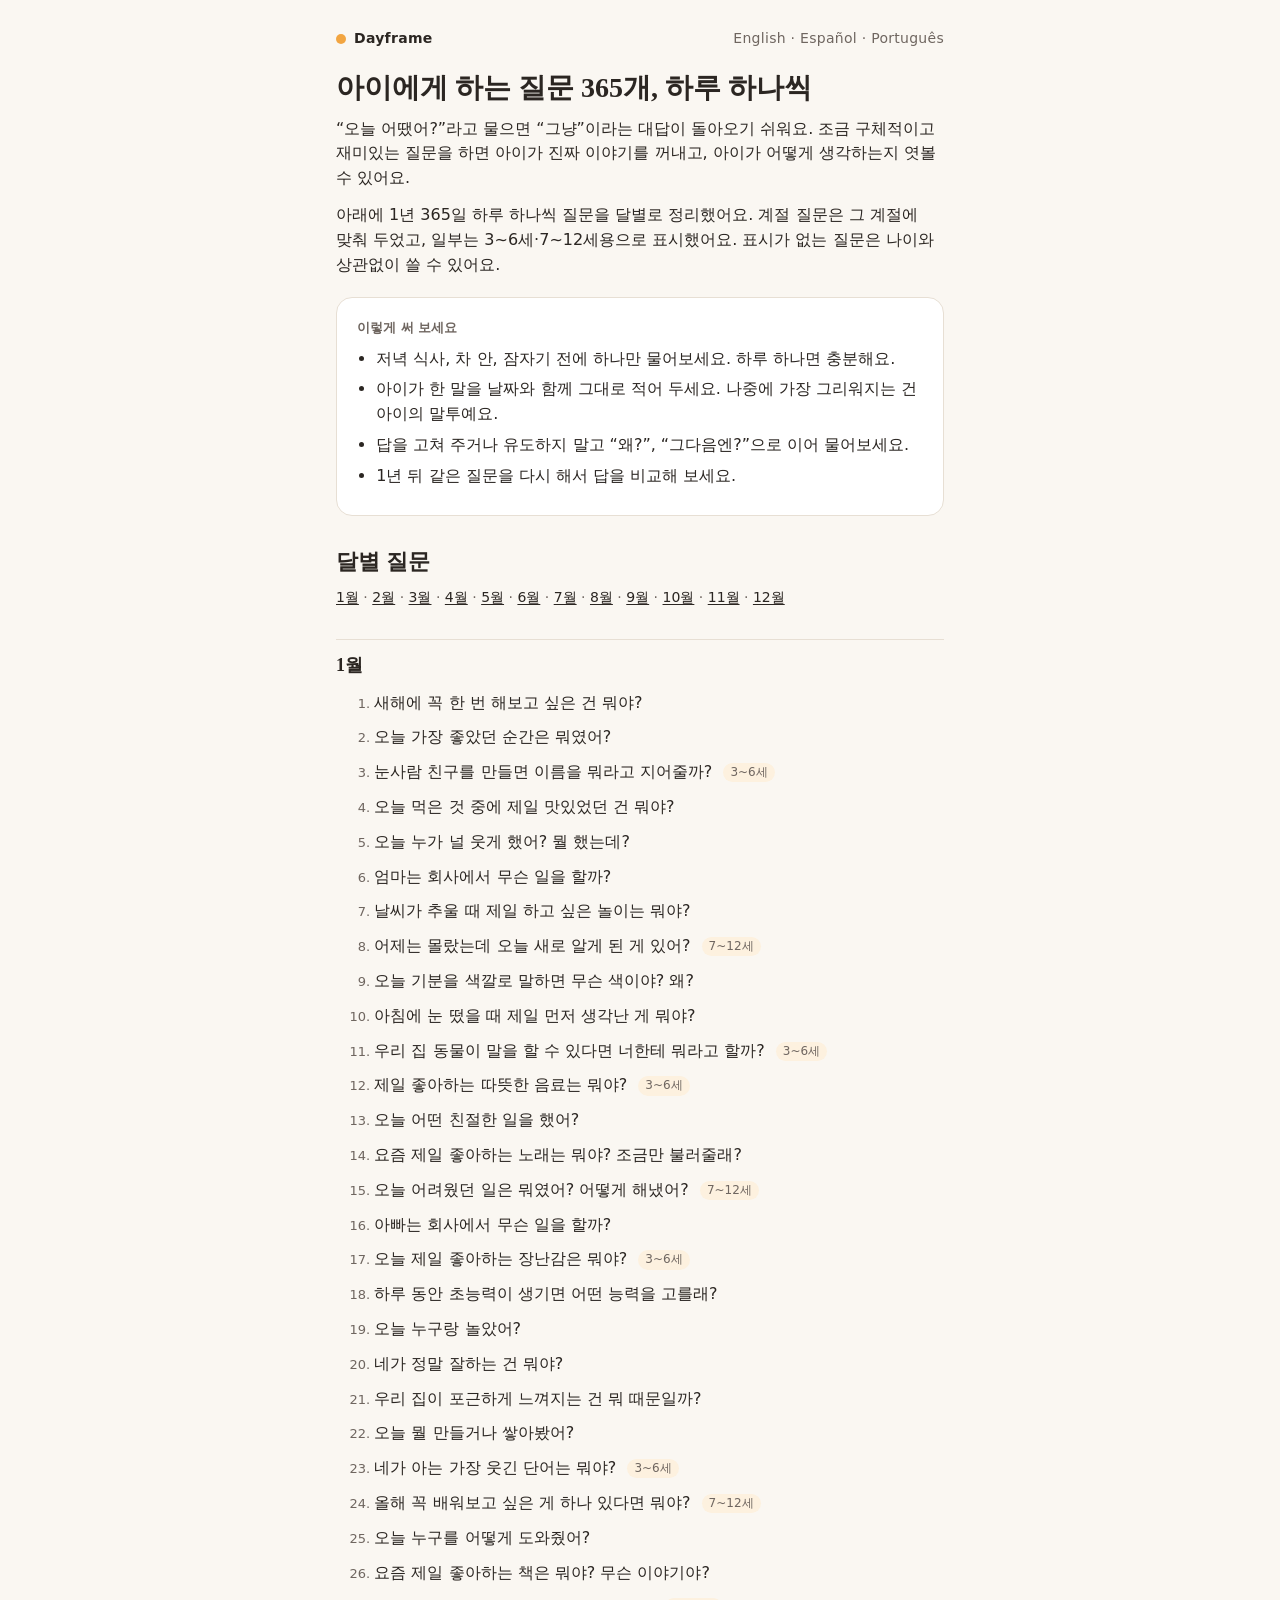
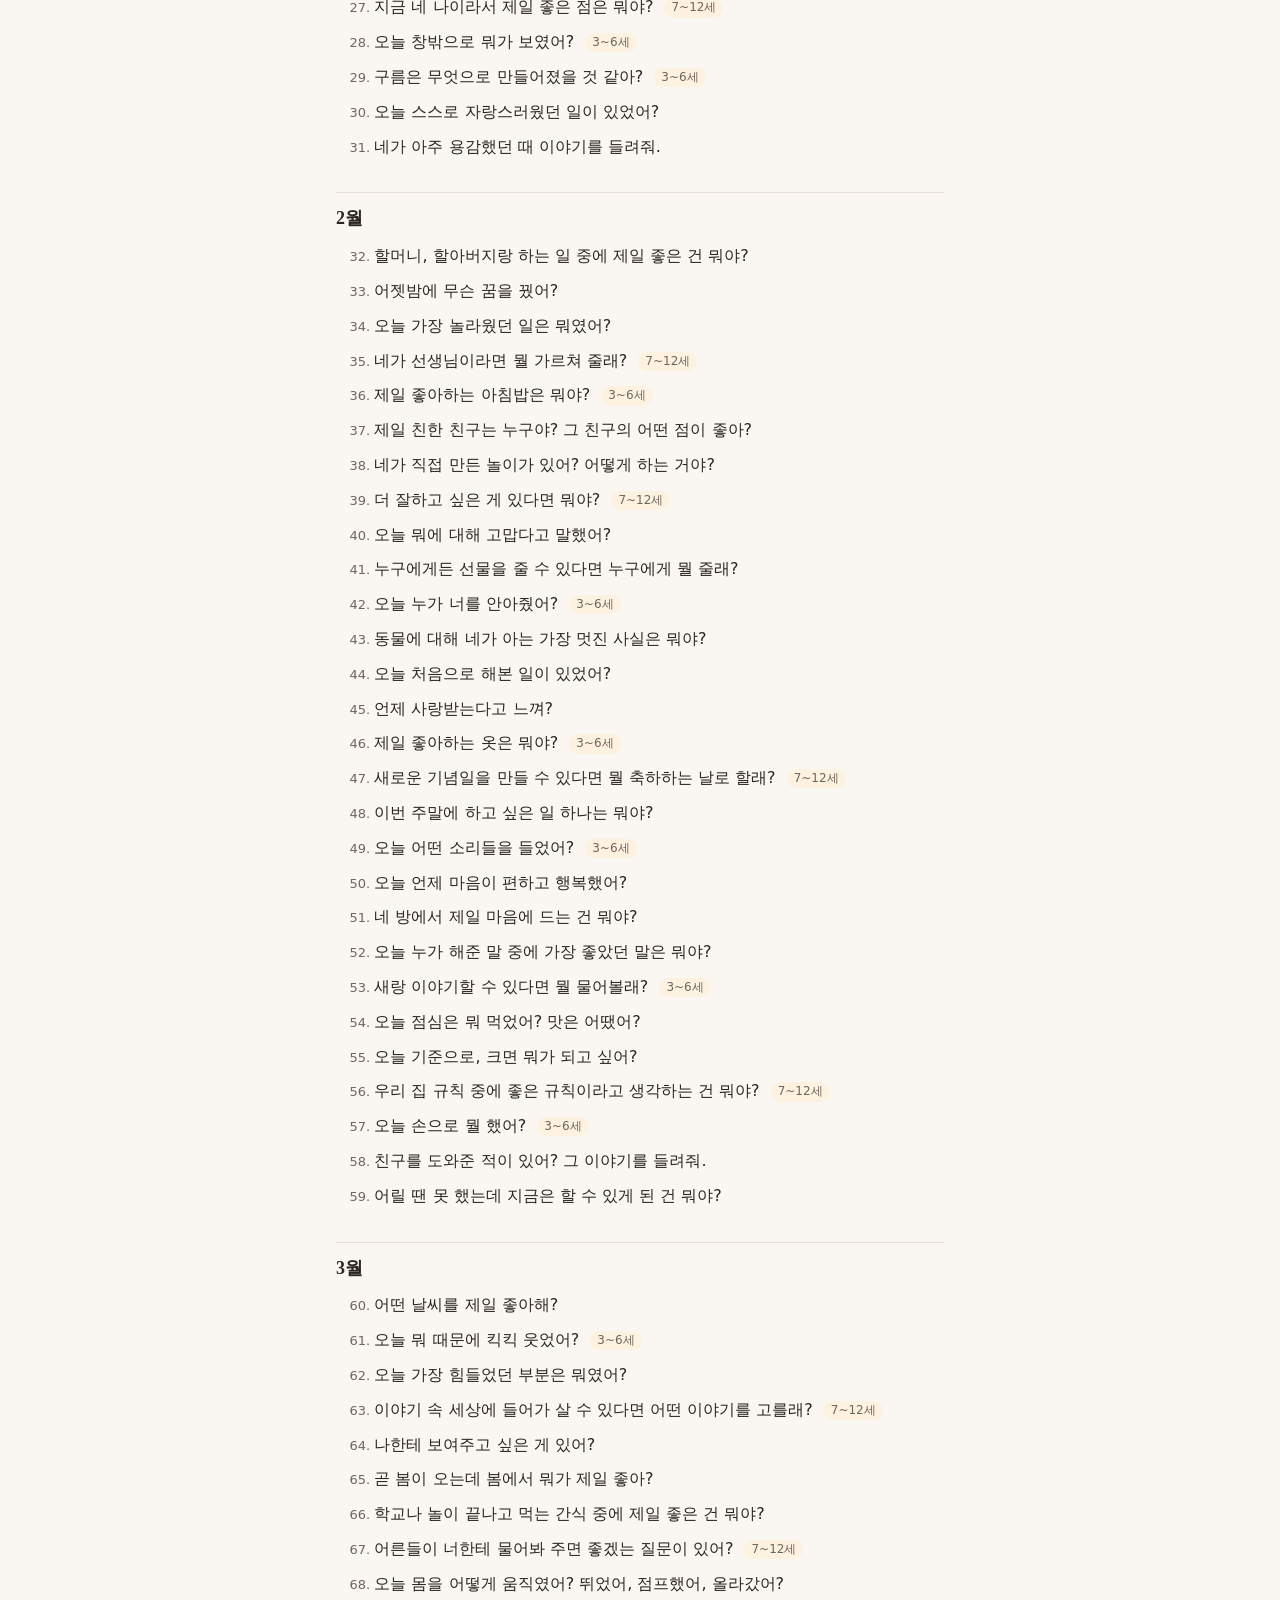
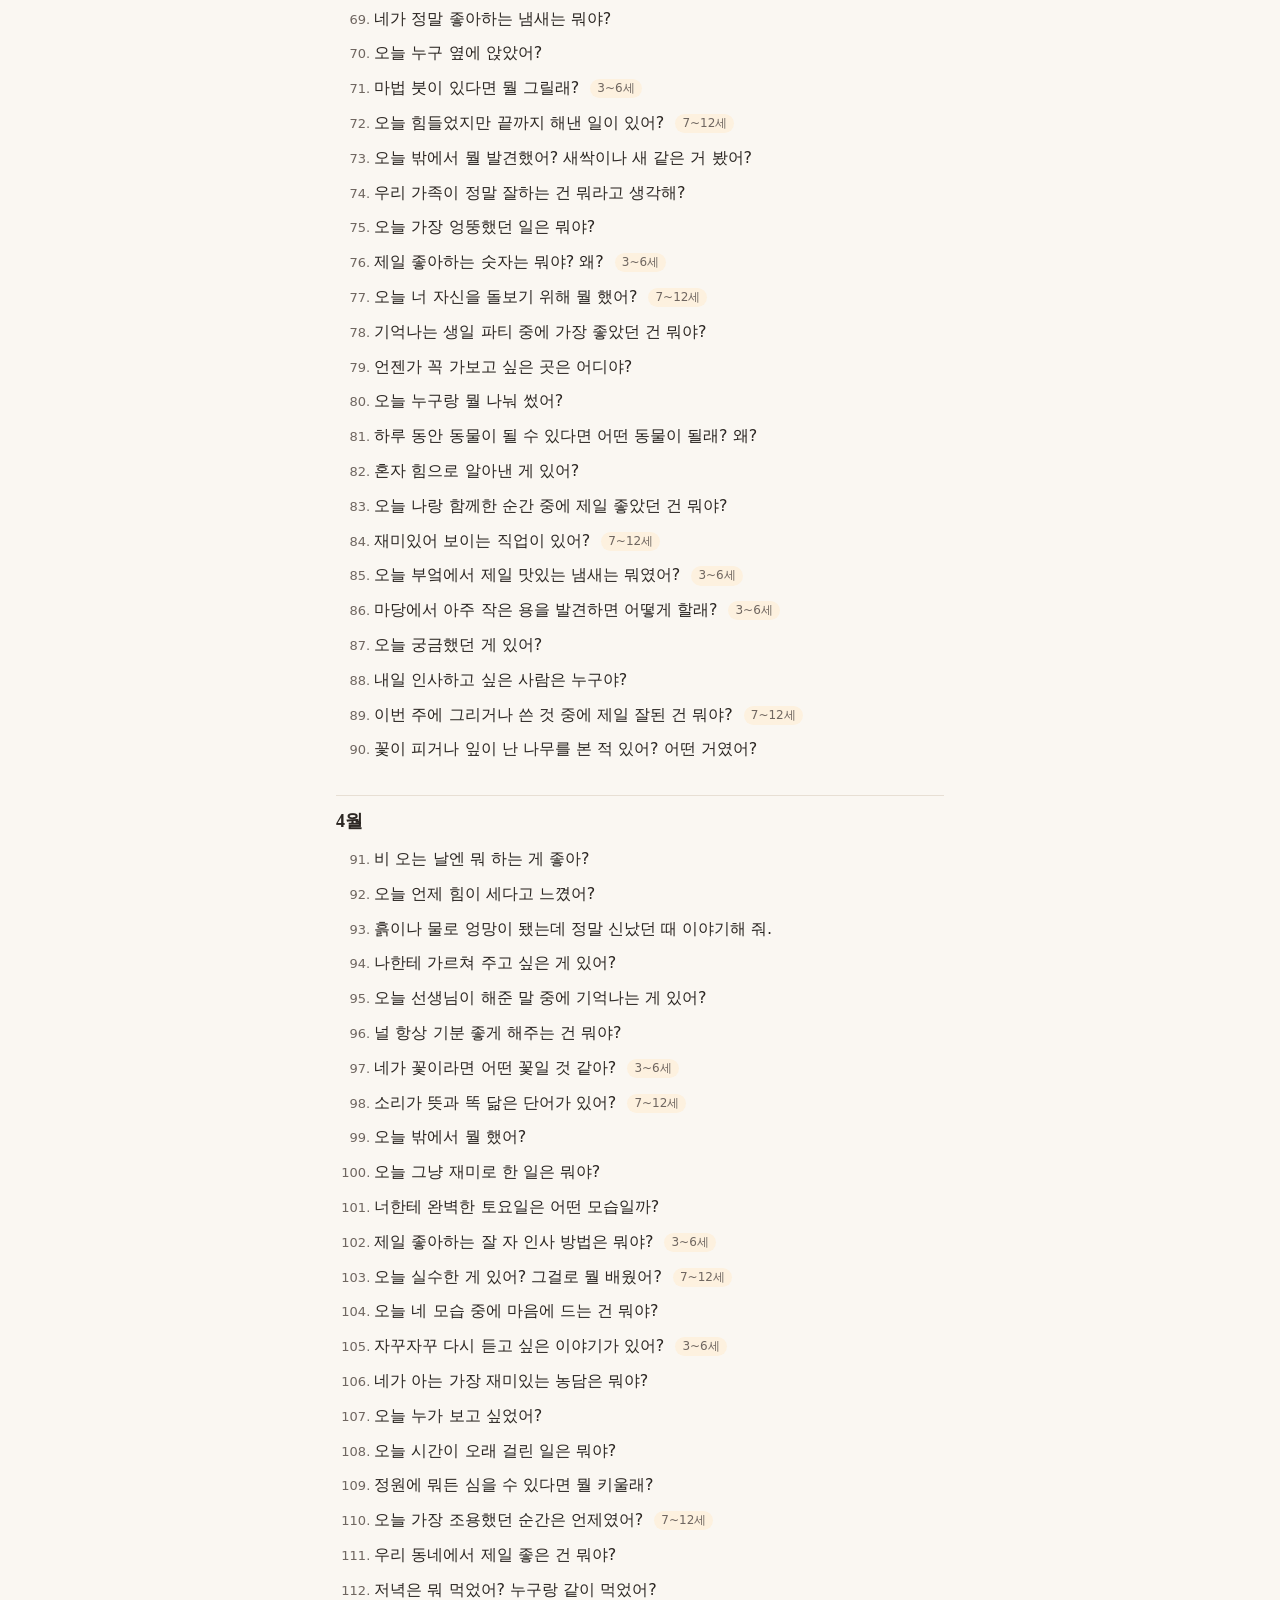
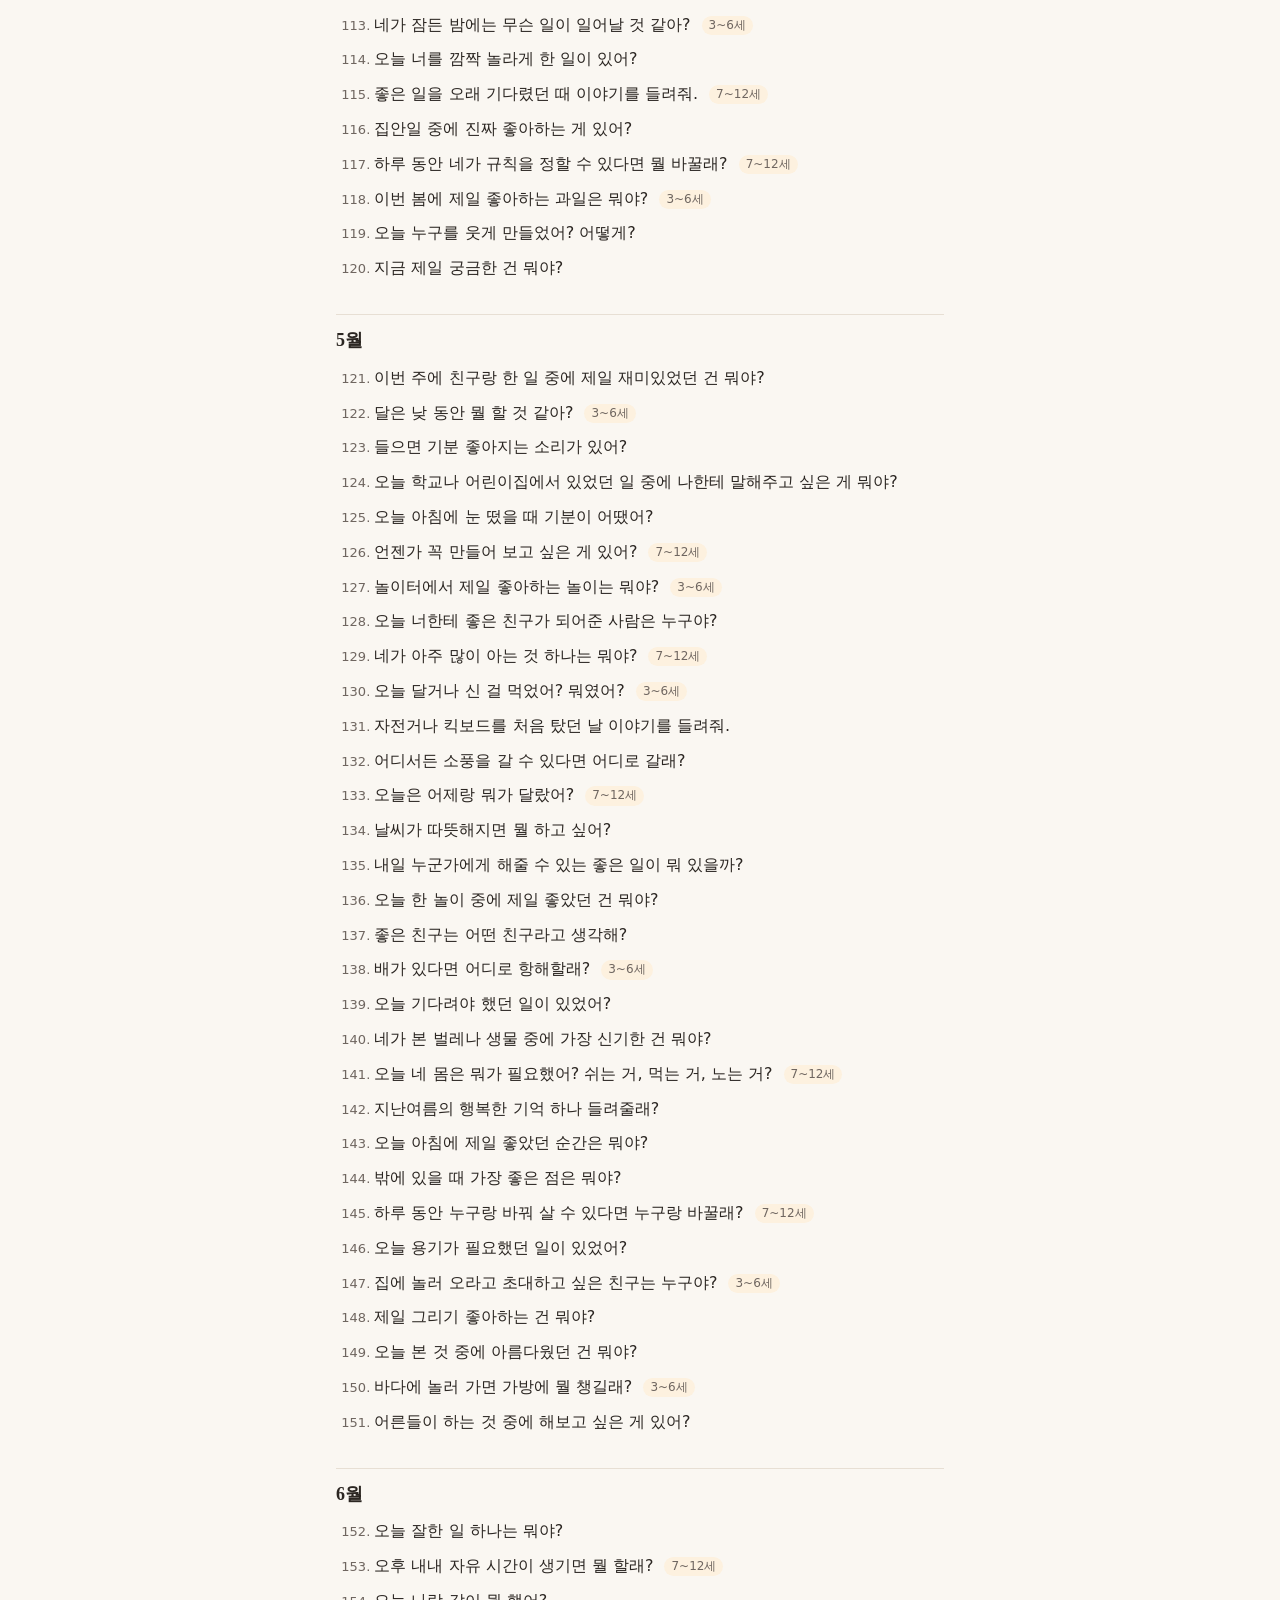
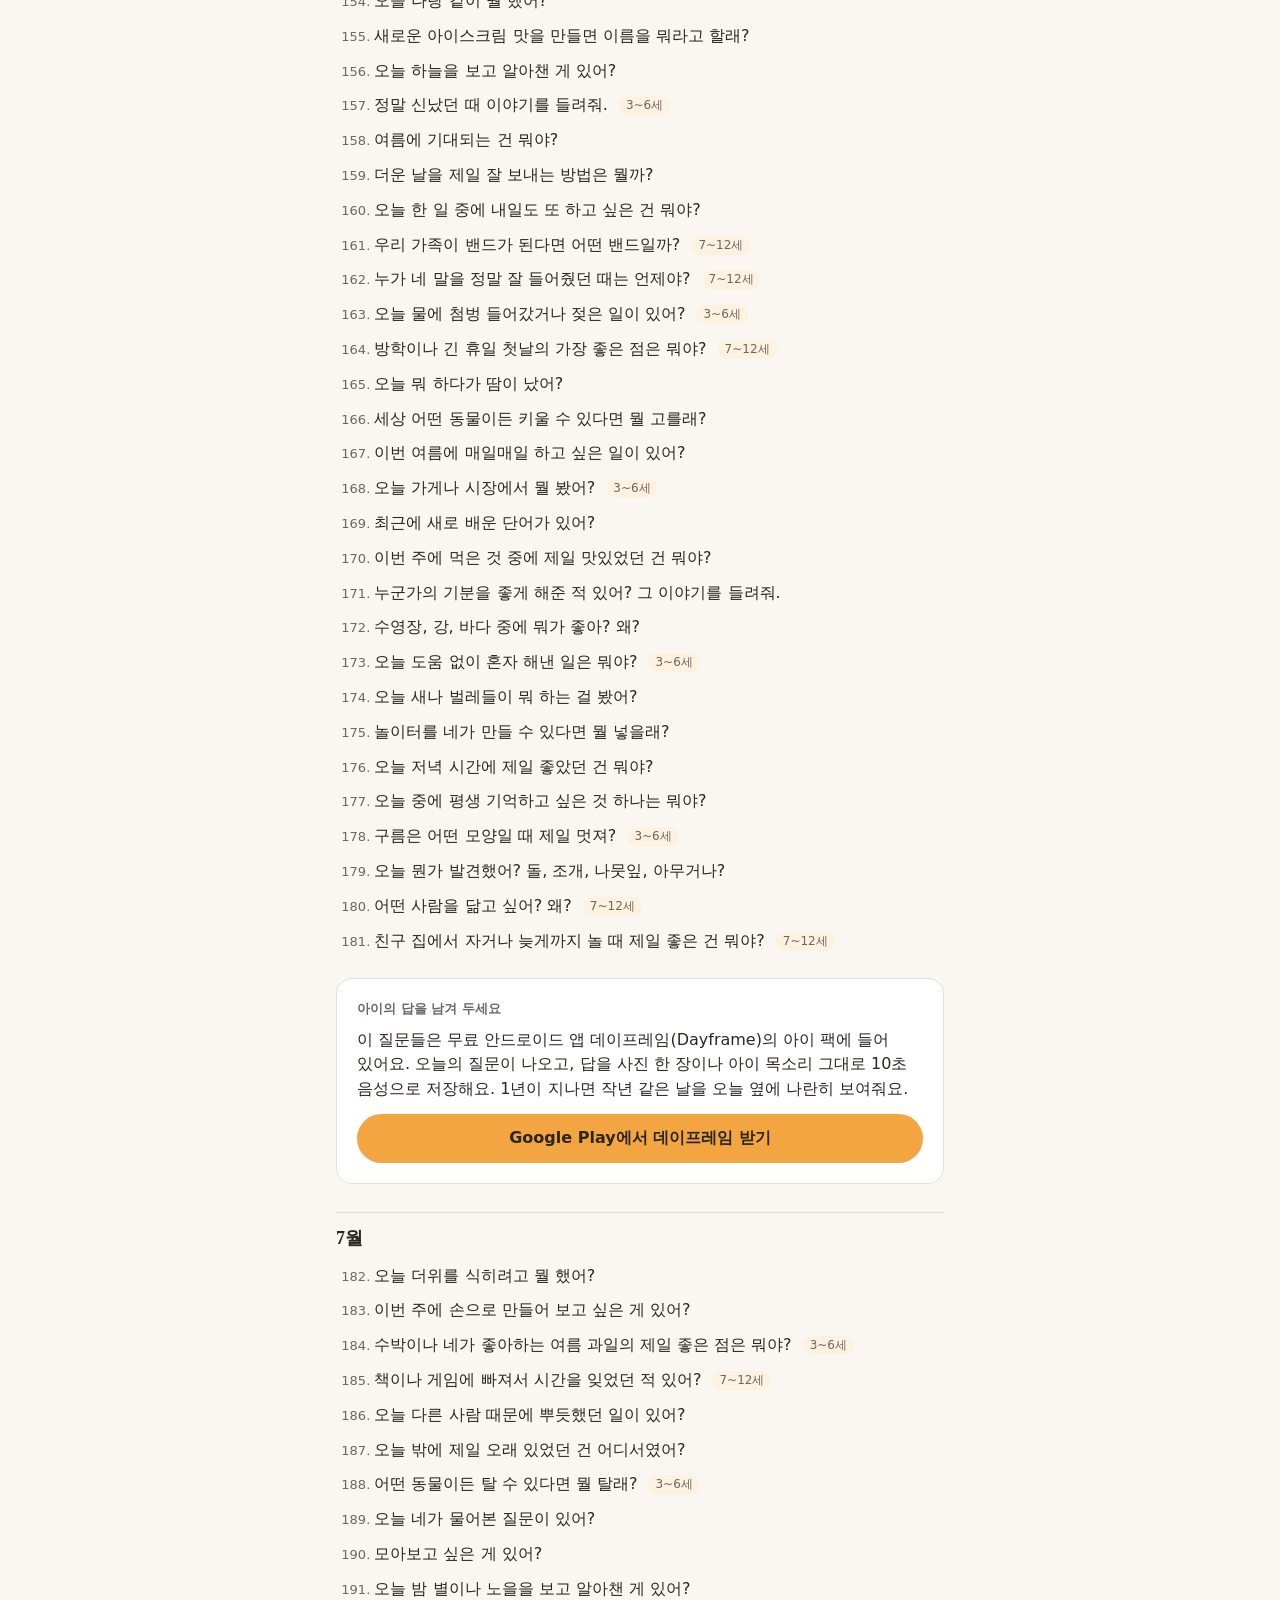
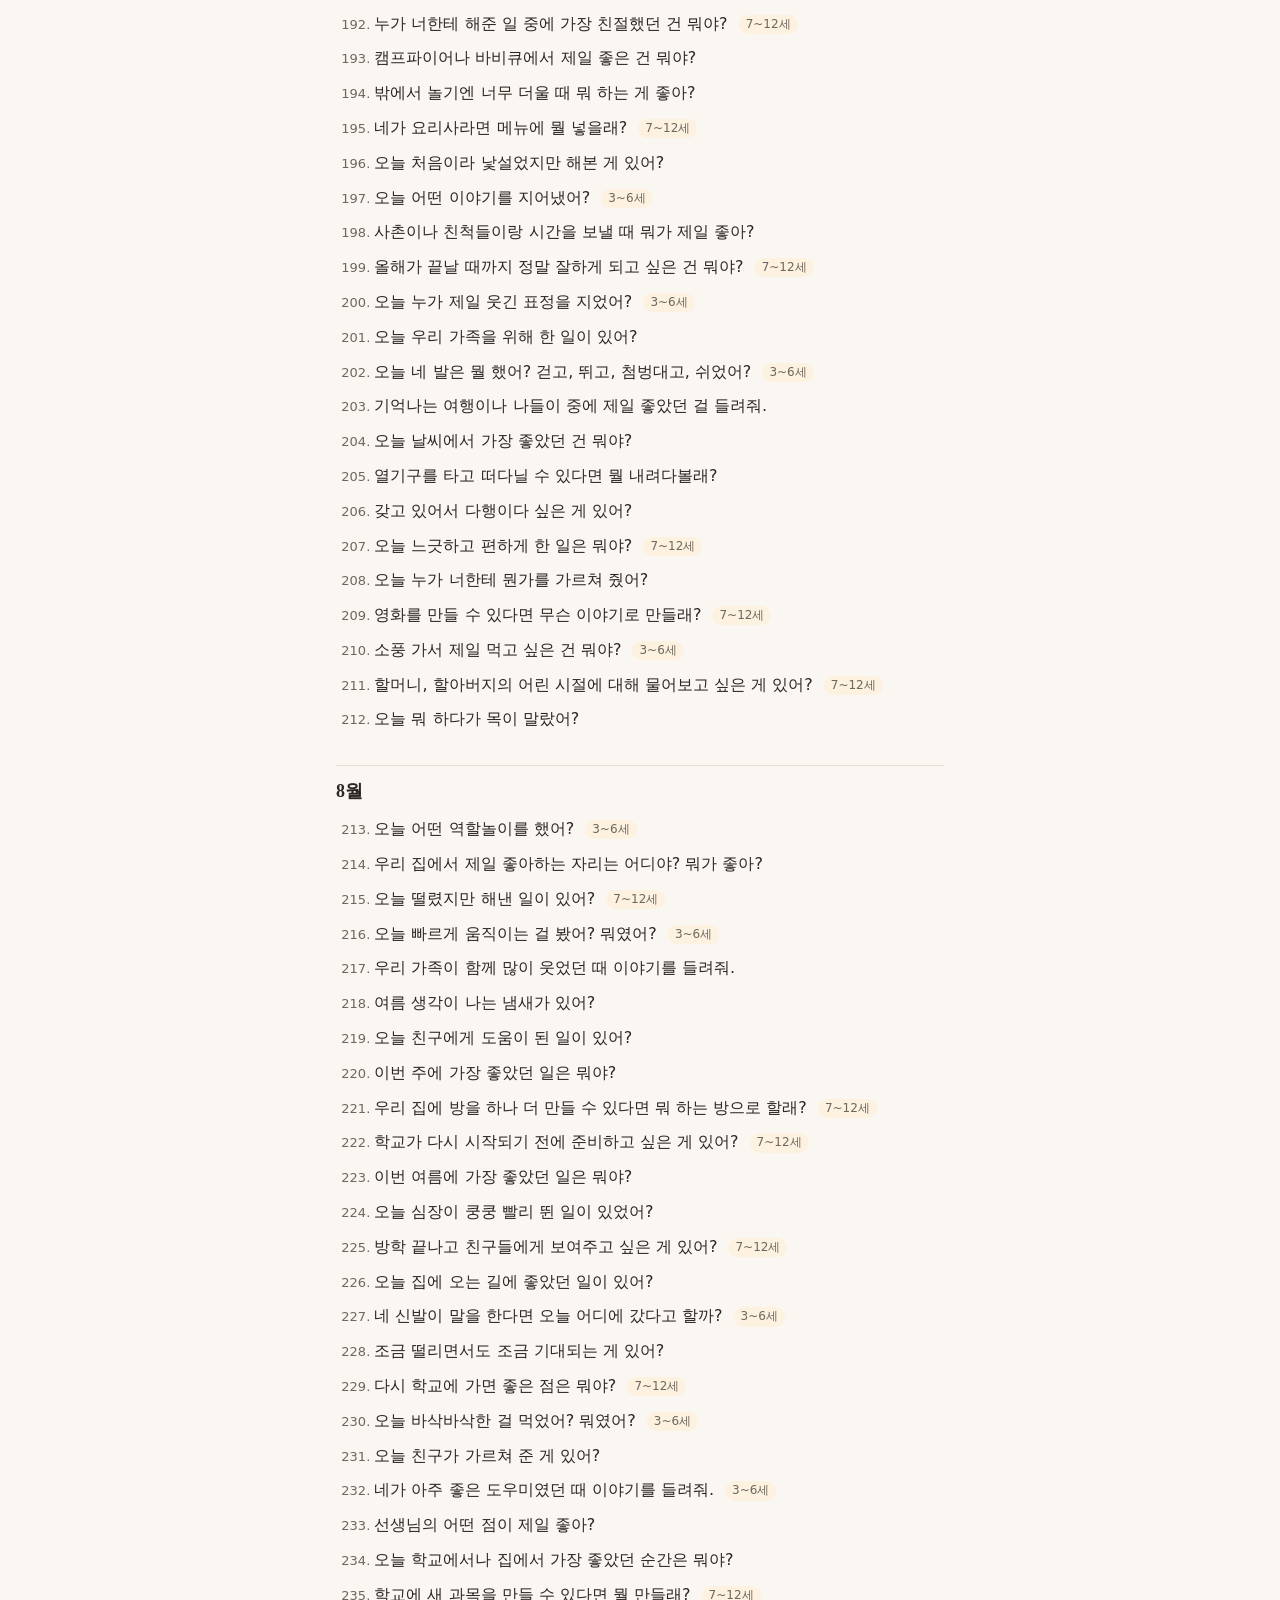
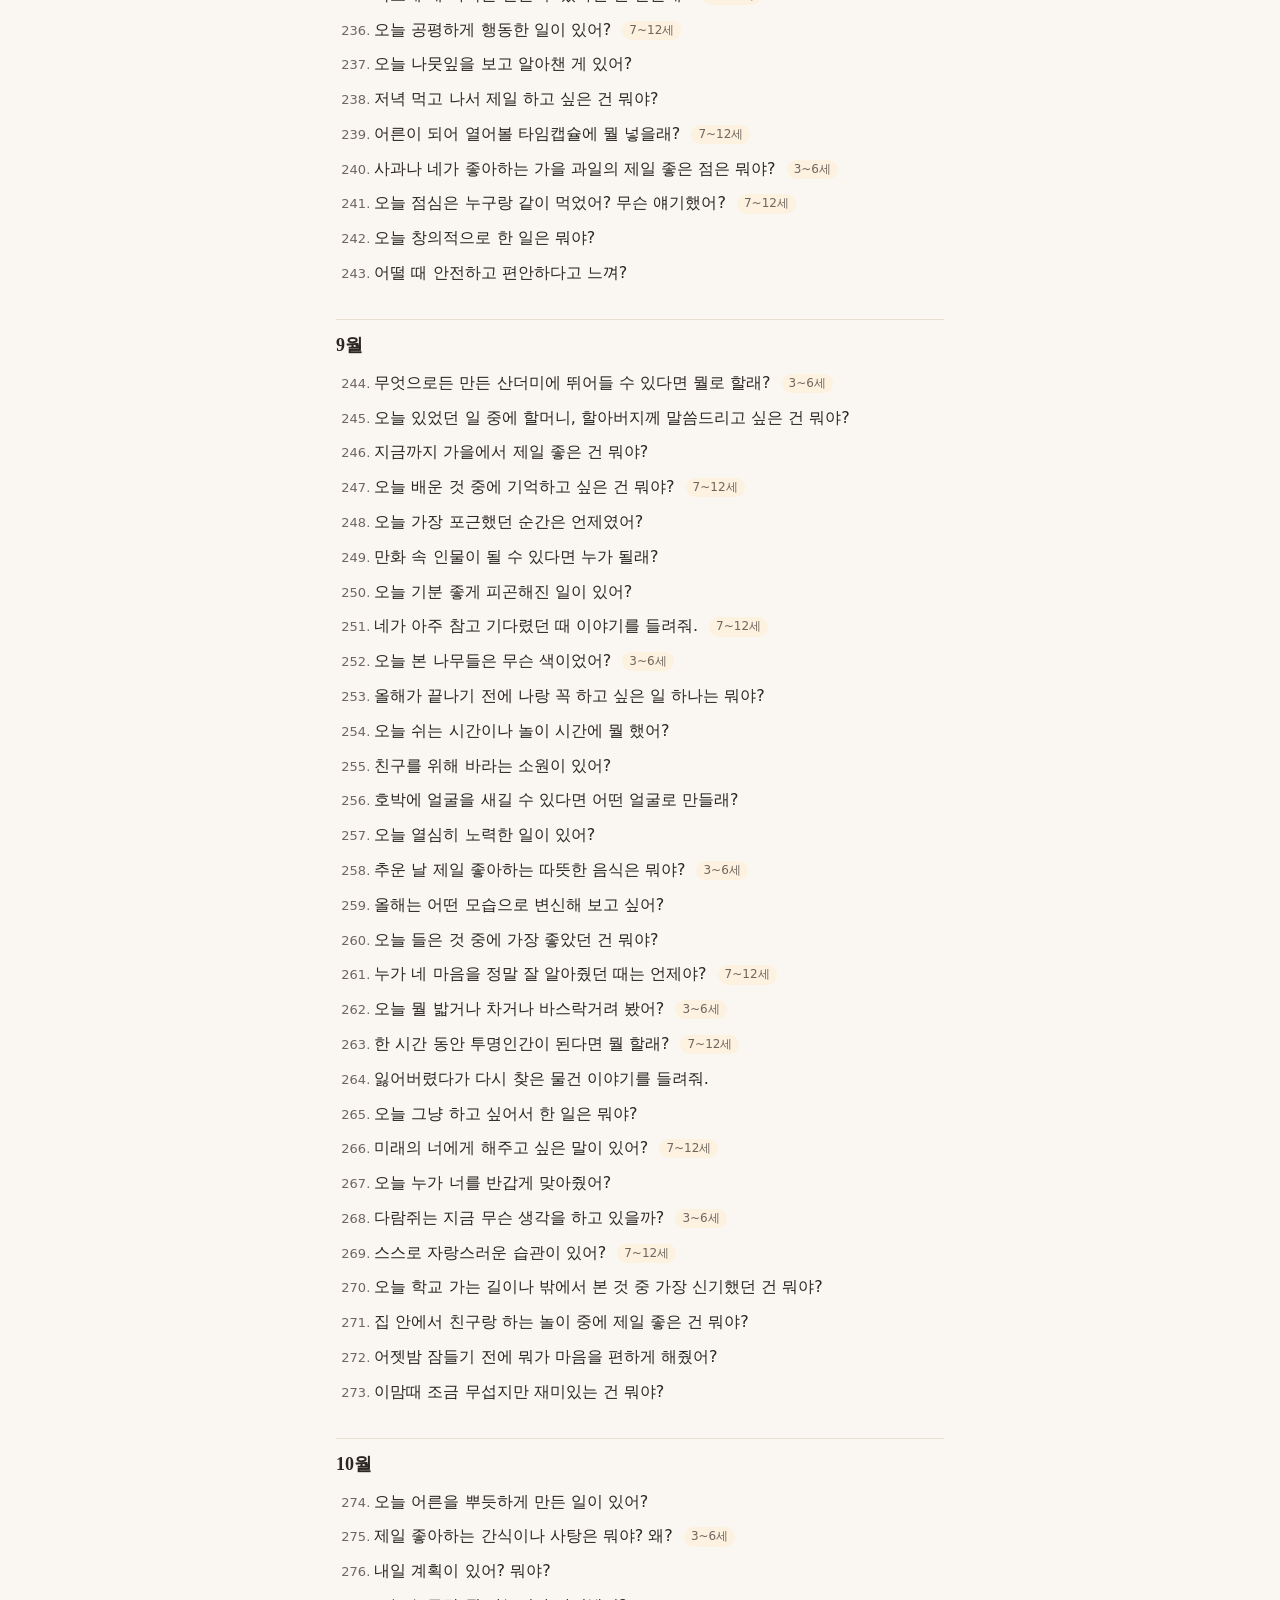
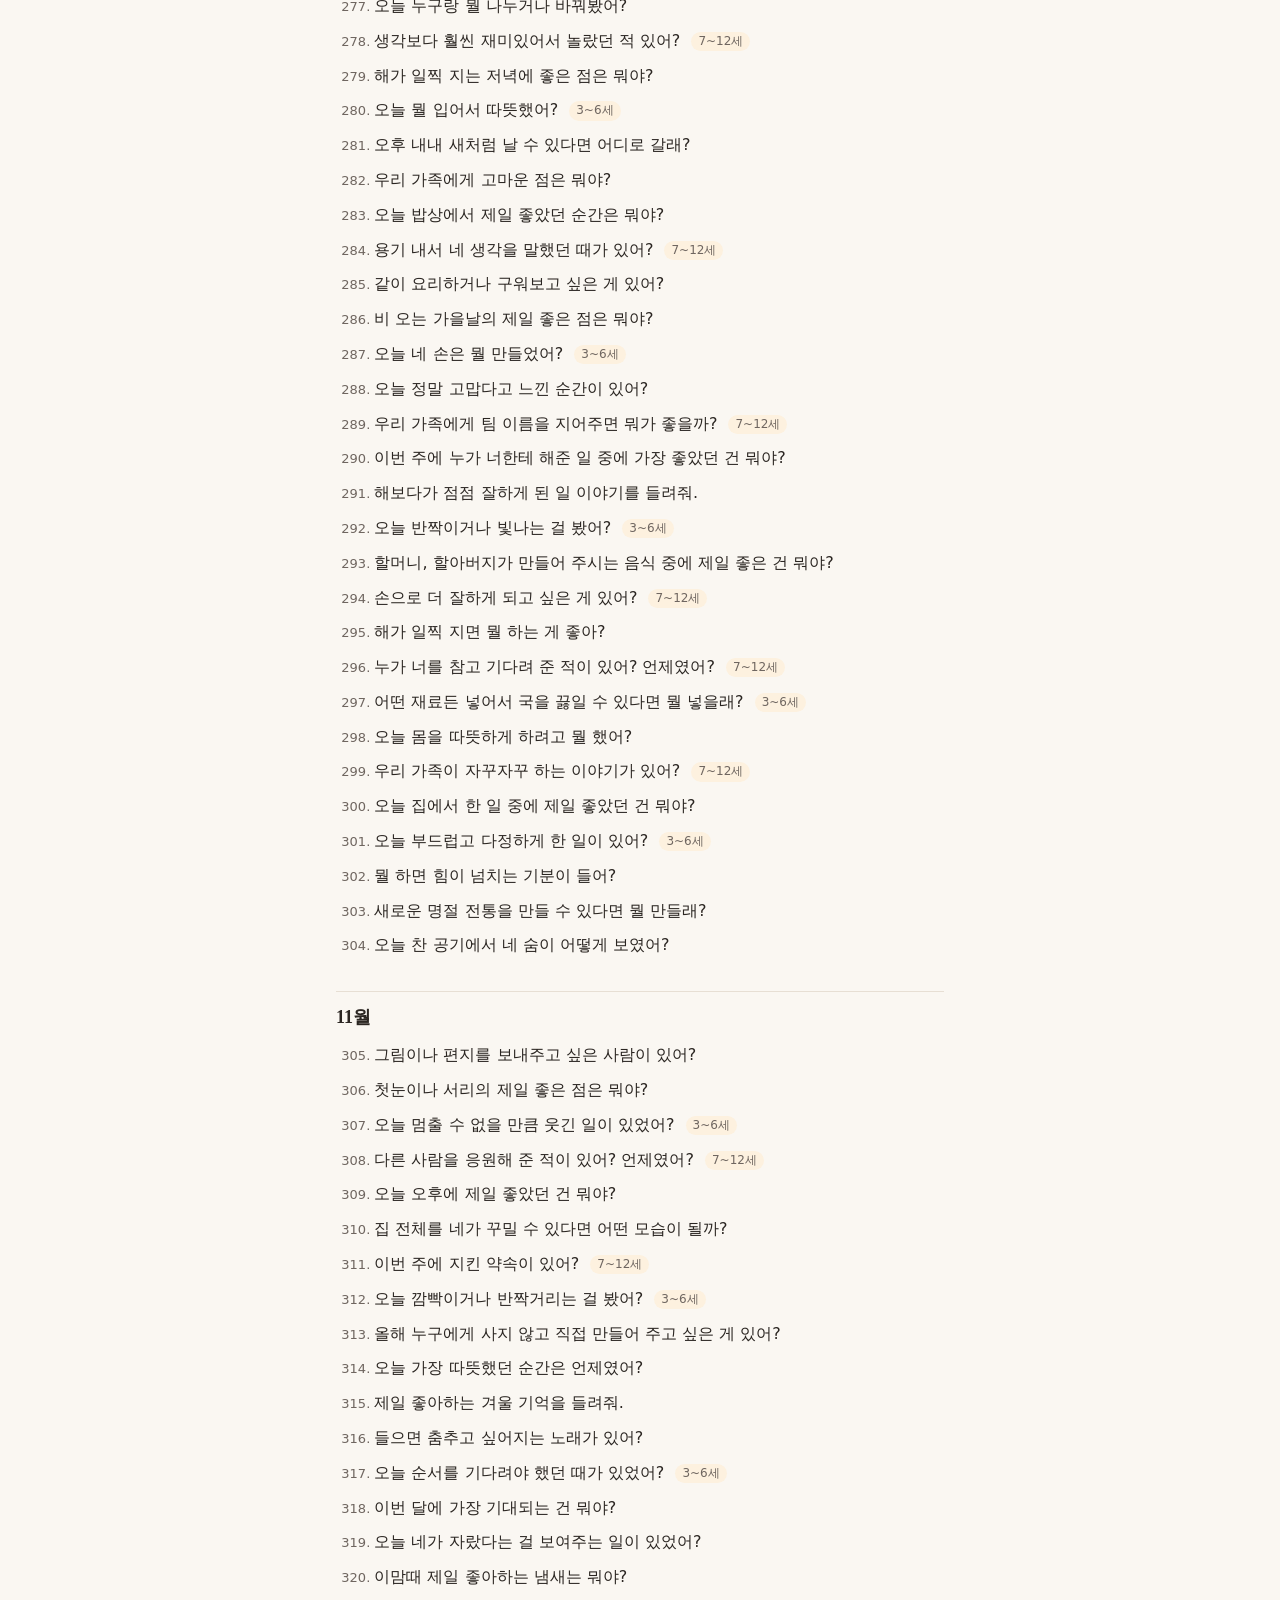
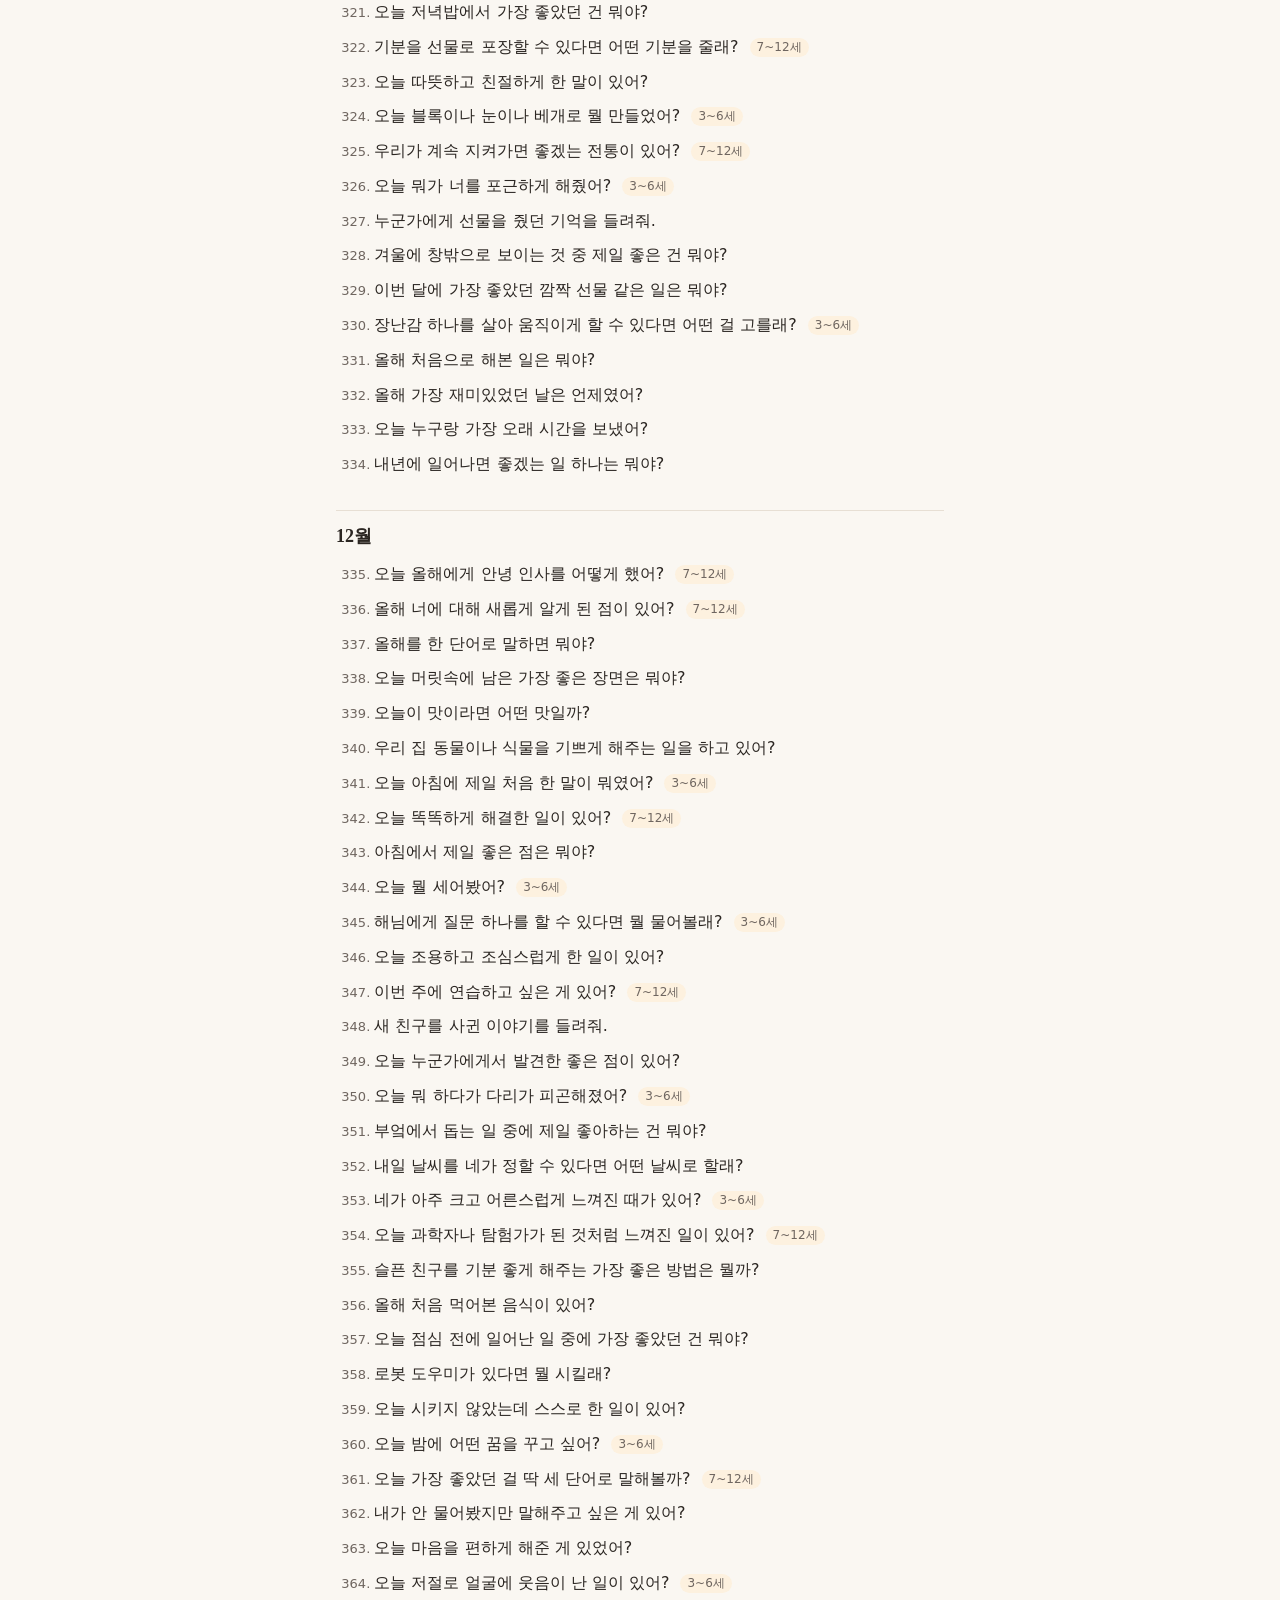
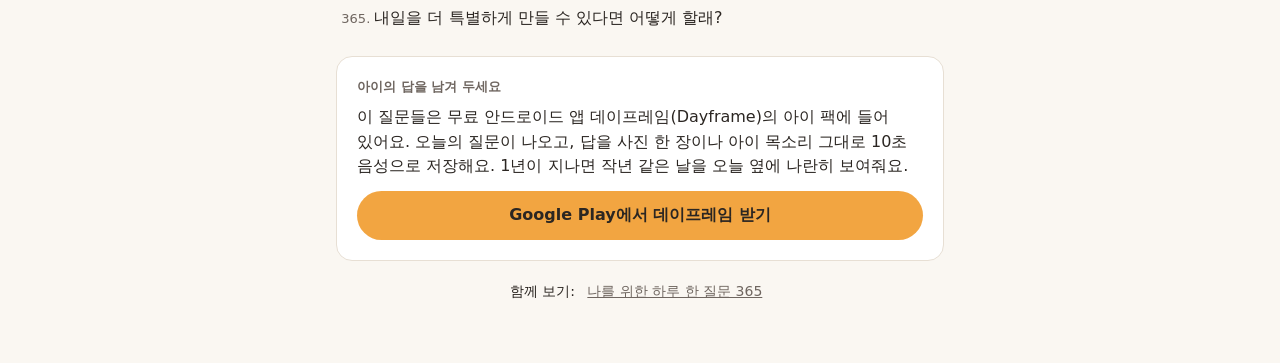
<file: dayframe/questions/kids/ko/index.html>
<!doctype html>
<html lang="ko">
<head>
<meta charset="utf-8">
<meta name="viewport" content="width=device-width, initial-scale=1, viewport-fit=cover">
<meta http-equiv="Content-Security-Policy" content="default-src 'none'; style-src 'self'; img-src 'self' data:; base-uri 'none'; form-action 'none'">
<meta name="theme-color" content="#FAF7F2">
<title>아이에게 하는 질문 365개, 하루 하나씩 | 데이프레임</title>
<meta name="description" content="아이와 대화를 여는 질문 365개. 1년 하루하루에 하나씩, 달별로 정리했고 계절 질문과 3~6세·7~12세 표시가 있어요.">
<link rel="canonical" href="https://hyunjunghoon.github.io/dayframe/questions/kids/ko/">
<link rel="alternate" hreflang="en" href="https://hyunjunghoon.github.io/dayframe/questions/kids/">
<link rel="alternate" hreflang="ko" href="https://hyunjunghoon.github.io/dayframe/questions/kids/ko/">
<link rel="alternate" hreflang="es" href="https://hyunjunghoon.github.io/dayframe/questions/kids/es/">
<link rel="alternate" hreflang="pt" href="https://hyunjunghoon.github.io/dayframe/questions/kids/pt/">
<link rel="stylesheet" href="/dayframe/style.css">
</head>
<body>
  <main class="wide">
    <div class="brand"><a class="home" href="/dayframe/"><span class="dot" aria-hidden="true"></span>Dayframe</a><span class="lang"><a href="/dayframe/questions/kids/" hreflang="en">English</a> · <a href="/dayframe/questions/kids/es/" hreflang="es">Español</a> · <a href="/dayframe/questions/kids/pt/" hreflang="pt">Português</a></span></div>
    <h1>아이에게 하는 질문 365개, 하루 하나씩</h1>
    <p>“오늘 어땠어?”라고 물으면 “그냥”이라는 대답이 돌아오기 쉬워요. 조금 구체적이고 재미있는 질문을 하면 아이가 진짜 이야기를 꺼내고, 아이가 어떻게 생각하는지 엿볼 수 있어요.</p><p>아래에 1년 365일 하루 하나씩 질문을 달별로 정리했어요. 계절 질문은 그 계절에 맞춰 두었고, 일부는 3~6세·7~12세용으로 표시했어요. 표시가 없는 질문은 나이와 상관없이 쓸 수 있어요.</p>
    <section class="card"><p class="label">이렇게 써 보세요</p><ul><li>저녁 식사, 차 안, 잠자기 전에 하나만 물어보세요. 하루 하나면 충분해요.</li><li>아이가 한 말을 날짜와 함께 그대로 적어 두세요. 나중에 가장 그리워지는 건 아이의 말투예요.</li><li>답을 고쳐 주거나 유도하지 말고 “왜?”, “그다음엔?”으로 이어 물어보세요.</li><li>1년 뒤 같은 질문을 다시 해서 답을 비교해 보세요.</li></ul></section>
    
    <h2>달별 질문</h2>
    <p class="toc"><a href="#m1">1월</a> · <a href="#m2">2월</a> · <a href="#m3">3월</a> · <a href="#m4">4월</a> · <a href="#m5">5월</a> · <a href="#m6">6월</a> · <a href="#m7">7월</a> · <a href="#m8">8월</a> · <a href="#m9">9월</a> · <a href="#m10">10월</a> · <a href="#m11">11월</a> · <a href="#m12">12월</a></p>
    <section class="month" id="m1"><h3>1월</h3><ol start="1"><li>새해에 꼭 한 번 해보고 싶은 건 뭐야?</li><li>오늘 가장 좋았던 순간은 뭐였어?</li><li>눈사람 친구를 만들면 이름을 뭐라고 지어줄까? <span class="age">3~6세</span></li><li>오늘 먹은 것 중에 제일 맛있었던 건 뭐야?</li><li>오늘 누가 널 웃게 했어? 뭘 했는데?</li><li>엄마는 회사에서 무슨 일을 할까?</li><li>날씨가 추울 때 제일 하고 싶은 놀이는 뭐야?</li><li>어제는 몰랐는데 오늘 새로 알게 된 게 있어? <span class="age">7~12세</span></li><li>오늘 기분을 색깔로 말하면 무슨 색이야? 왜?</li><li>아침에 눈 떴을 때 제일 먼저 생각난 게 뭐야?</li><li>우리 집 동물이 말을 할 수 있다면 너한테 뭐라고 할까? <span class="age">3~6세</span></li><li>제일 좋아하는 따뜻한 음료는 뭐야? <span class="age">3~6세</span></li><li>오늘 어떤 친절한 일을 했어?</li><li>요즘 제일 좋아하는 노래는 뭐야? 조금만 불러줄래?</li><li>오늘 어려웠던 일은 뭐였어? 어떻게 해냈어? <span class="age">7~12세</span></li><li>아빠는 회사에서 무슨 일을 할까?</li><li>오늘 제일 좋아하는 장난감은 뭐야? <span class="age">3~6세</span></li><li>하루 동안 초능력이 생기면 어떤 능력을 고를래?</li><li>오늘 누구랑 놀았어?</li><li>네가 정말 잘하는 건 뭐야?</li><li>우리 집이 포근하게 느껴지는 건 뭐 때문일까?</li><li>오늘 뭘 만들거나 쌓아봤어?</li><li>네가 아는 가장 웃긴 단어는 뭐야? <span class="age">3~6세</span></li><li>올해 꼭 배워보고 싶은 게 하나 있다면 뭐야? <span class="age">7~12세</span></li><li>오늘 누구를 어떻게 도와줬어?</li><li>요즘 제일 좋아하는 책은 뭐야? 무슨 이야기야?</li><li>지금 네 나이라서 제일 좋은 점은 뭐야? <span class="age">7~12세</span></li><li>오늘 창밖으로 뭐가 보였어? <span class="age">3~6세</span></li><li>구름은 무엇으로 만들어졌을 것 같아? <span class="age">3~6세</span></li><li>오늘 스스로 자랑스러웠던 일이 있었어?</li><li>네가 아주 용감했던 때 이야기를 들려줘.</li></ol></section><section class="month" id="m2"><h3>2월</h3><ol start="32"><li>할머니, 할아버지랑 하는 일 중에 제일 좋은 건 뭐야?</li><li>어젯밤에 무슨 꿈을 꿨어?</li><li>오늘 가장 놀라웠던 일은 뭐였어?</li><li>네가 선생님이라면 뭘 가르쳐 줄래? <span class="age">7~12세</span></li><li>제일 좋아하는 아침밥은 뭐야? <span class="age">3~6세</span></li><li>제일 친한 친구는 누구야? 그 친구의 어떤 점이 좋아?</li><li>네가 직접 만든 놀이가 있어? 어떻게 하는 거야?</li><li>더 잘하고 싶은 게 있다면 뭐야? <span class="age">7~12세</span></li><li>오늘 뭐에 대해 고맙다고 말했어?</li><li>누구에게든 선물을 줄 수 있다면 누구에게 뭘 줄래?</li><li>오늘 누가 너를 안아줬어? <span class="age">3~6세</span></li><li>동물에 대해 네가 아는 가장 멋진 사실은 뭐야?</li><li>오늘 처음으로 해본 일이 있었어?</li><li>언제 사랑받는다고 느껴?</li><li>제일 좋아하는 옷은 뭐야? <span class="age">3~6세</span></li><li>새로운 기념일을 만들 수 있다면 뭘 축하하는 날로 할래? <span class="age">7~12세</span></li><li>이번 주말에 하고 싶은 일 하나는 뭐야?</li><li>오늘 어떤 소리들을 들었어? <span class="age">3~6세</span></li><li>오늘 언제 마음이 편하고 행복했어?</li><li>네 방에서 제일 마음에 드는 건 뭐야?</li><li>오늘 누가 해준 말 중에 가장 좋았던 말은 뭐야?</li><li>새랑 이야기할 수 있다면 뭘 물어볼래? <span class="age">3~6세</span></li><li>오늘 점심은 뭐 먹었어? 맛은 어땠어?</li><li>오늘 기준으로, 크면 뭐가 되고 싶어?</li><li>우리 집 규칙 중에 좋은 규칙이라고 생각하는 건 뭐야? <span class="age">7~12세</span></li><li>오늘 손으로 뭘 했어? <span class="age">3~6세</span></li><li>친구를 도와준 적이 있어? 그 이야기를 들려줘.</li><li>어릴 땐 못 했는데 지금은 할 수 있게 된 건 뭐야?</li></ol></section><section class="month" id="m3"><h3>3월</h3><ol start="60"><li>어떤 날씨를 제일 좋아해?</li><li>오늘 뭐 때문에 킥킥 웃었어? <span class="age">3~6세</span></li><li>오늘 가장 힘들었던 부분은 뭐였어?</li><li>이야기 속 세상에 들어가 살 수 있다면 어떤 이야기를 고를래? <span class="age">7~12세</span></li><li>나한테 보여주고 싶은 게 있어?</li><li>곧 봄이 오는데 봄에서 뭐가 제일 좋아?</li><li>학교나 놀이 끝나고 먹는 간식 중에 제일 좋은 건 뭐야?</li><li>어른들이 너한테 물어봐 주면 좋겠는 질문이 있어? <span class="age">7~12세</span></li><li>오늘 몸을 어떻게 움직였어? 뛰었어, 점프했어, 올라갔어?</li><li>네가 정말 좋아하는 냄새는 뭐야?</li><li>오늘 누구 옆에 앉았어?</li><li>마법 붓이 있다면 뭘 그릴래? <span class="age">3~6세</span></li><li>오늘 힘들었지만 끝까지 해낸 일이 있어? <span class="age">7~12세</span></li><li>오늘 밖에서 뭘 발견했어? 새싹이나 새 같은 거 봤어?</li><li>우리 가족이 정말 잘하는 건 뭐라고 생각해?</li><li>오늘 가장 엉뚱했던 일은 뭐야?</li><li>제일 좋아하는 숫자는 뭐야? 왜? <span class="age">3~6세</span></li><li>오늘 너 자신을 돌보기 위해 뭘 했어? <span class="age">7~12세</span></li><li>기억나는 생일 파티 중에 가장 좋았던 건 뭐야?</li><li>언젠가 꼭 가보고 싶은 곳은 어디야?</li><li>오늘 누구랑 뭘 나눠 썼어?</li><li>하루 동안 동물이 될 수 있다면 어떤 동물이 될래? 왜?</li><li>혼자 힘으로 알아낸 게 있어?</li><li>오늘 나랑 함께한 순간 중에 제일 좋았던 건 뭐야?</li><li>재미있어 보이는 직업이 있어? <span class="age">7~12세</span></li><li>오늘 부엌에서 제일 맛있는 냄새는 뭐였어? <span class="age">3~6세</span></li><li>마당에서 아주 작은 용을 발견하면 어떻게 할래? <span class="age">3~6세</span></li><li>오늘 궁금했던 게 있어?</li><li>내일 인사하고 싶은 사람은 누구야?</li><li>이번 주에 그리거나 쓴 것 중에 제일 잘된 건 뭐야? <span class="age">7~12세</span></li><li>꽃이 피거나 잎이 난 나무를 본 적 있어? 어떤 거였어?</li></ol></section><section class="month" id="m4"><h3>4월</h3><ol start="91"><li>비 오는 날엔 뭐 하는 게 좋아?</li><li>오늘 언제 힘이 세다고 느꼈어?</li><li>흙이나 물로 엉망이 됐는데 정말 신났던 때 이야기해 줘.</li><li>나한테 가르쳐 주고 싶은 게 있어?</li><li>오늘 선생님이 해준 말 중에 기억나는 게 있어?</li><li>널 항상 기분 좋게 해주는 건 뭐야?</li><li>네가 꽃이라면 어떤 꽃일 것 같아? <span class="age">3~6세</span></li><li>소리가 뜻과 똑 닮은 단어가 있어? <span class="age">7~12세</span></li><li>오늘 밖에서 뭘 했어?</li><li>오늘 그냥 재미로 한 일은 뭐야?</li><li>너한테 완벽한 토요일은 어떤 모습일까?</li><li>제일 좋아하는 잘 자 인사 방법은 뭐야? <span class="age">3~6세</span></li><li>오늘 실수한 게 있어? 그걸로 뭘 배웠어? <span class="age">7~12세</span></li><li>오늘 네 모습 중에 마음에 드는 건 뭐야?</li><li>자꾸자꾸 다시 듣고 싶은 이야기가 있어? <span class="age">3~6세</span></li><li>네가 아는 가장 재미있는 농담은 뭐야?</li><li>오늘 누가 보고 싶었어?</li><li>오늘 시간이 오래 걸린 일은 뭐야?</li><li>정원에 뭐든 심을 수 있다면 뭘 키울래?</li><li>오늘 가장 조용했던 순간은 언제였어? <span class="age">7~12세</span></li><li>우리 동네에서 제일 좋은 건 뭐야?</li><li>저녁은 뭐 먹었어? 누구랑 같이 먹었어?</li><li>네가 잠든 밤에는 무슨 일이 일어날 것 같아? <span class="age">3~6세</span></li><li>오늘 너를 깜짝 놀라게 한 일이 있어?</li><li>좋은 일을 오래 기다렸던 때 이야기를 들려줘. <span class="age">7~12세</span></li><li>집안일 중에 진짜 좋아하는 게 있어?</li><li>하루 동안 네가 규칙을 정할 수 있다면 뭘 바꿀래? <span class="age">7~12세</span></li><li>이번 봄에 제일 좋아하는 과일은 뭐야? <span class="age">3~6세</span></li><li>오늘 누구를 웃게 만들었어? 어떻게?</li><li>지금 제일 궁금한 건 뭐야?</li></ol></section><section class="month" id="m5"><h3>5월</h3><ol start="121"><li>이번 주에 친구랑 한 일 중에 제일 재미있었던 건 뭐야?</li><li>달은 낮 동안 뭘 할 것 같아? <span class="age">3~6세</span></li><li>들으면 기분 좋아지는 소리가 있어?</li><li>오늘 학교나 어린이집에서 있었던 일 중에 나한테 말해주고 싶은 게 뭐야?</li><li>오늘 아침에 눈 떴을 때 기분이 어땠어?</li><li>언젠가 꼭 만들어 보고 싶은 게 있어? <span class="age">7~12세</span></li><li>놀이터에서 제일 좋아하는 놀이는 뭐야? <span class="age">3~6세</span></li><li>오늘 너한테 좋은 친구가 되어준 사람은 누구야?</li><li>네가 아주 많이 아는 것 하나는 뭐야? <span class="age">7~12세</span></li><li>오늘 달거나 신 걸 먹었어? 뭐였어? <span class="age">3~6세</span></li><li>자전거나 킥보드를 처음 탔던 날 이야기를 들려줘.</li><li>어디서든 소풍을 갈 수 있다면 어디로 갈래?</li><li>오늘은 어제랑 뭐가 달랐어? <span class="age">7~12세</span></li><li>날씨가 따뜻해지면 뭘 하고 싶어?</li><li>내일 누군가에게 해줄 수 있는 좋은 일이 뭐 있을까?</li><li>오늘 한 놀이 중에 제일 좋았던 건 뭐야?</li><li>좋은 친구는 어떤 친구라고 생각해?</li><li>배가 있다면 어디로 항해할래? <span class="age">3~6세</span></li><li>오늘 기다려야 했던 일이 있었어?</li><li>네가 본 벌레나 생물 중에 가장 신기한 건 뭐야?</li><li>오늘 네 몸은 뭐가 필요했어? 쉬는 거, 먹는 거, 노는 거? <span class="age">7~12세</span></li><li>지난여름의 행복한 기억 하나 들려줄래?</li><li>오늘 아침에 제일 좋았던 순간은 뭐야?</li><li>밖에 있을 때 가장 좋은 점은 뭐야?</li><li>하루 동안 누구랑 바꿔 살 수 있다면 누구랑 바꿀래? <span class="age">7~12세</span></li><li>오늘 용기가 필요했던 일이 있었어?</li><li>집에 놀러 오라고 초대하고 싶은 친구는 누구야? <span class="age">3~6세</span></li><li>제일 그리기 좋아하는 건 뭐야?</li><li>오늘 본 것 중에 아름다웠던 건 뭐야?</li><li>바다에 놀러 가면 가방에 뭘 챙길래? <span class="age">3~6세</span></li><li>어른들이 하는 것 중에 해보고 싶은 게 있어?</li></ol></section><section class="month" id="m6"><h3>6월</h3><ol start="152"><li>오늘 잘한 일 하나는 뭐야?</li><li>오후 내내 자유 시간이 생기면 뭘 할래? <span class="age">7~12세</span></li><li>오늘 나랑 같이 뭘 했어?</li><li>새로운 아이스크림 맛을 만들면 이름을 뭐라고 할래?</li><li>오늘 하늘을 보고 알아챈 게 있어?</li><li>정말 신났던 때 이야기를 들려줘. <span class="age">3~6세</span></li><li>여름에 기대되는 건 뭐야?</li><li>더운 날을 제일 잘 보내는 방법은 뭘까?</li><li>오늘 한 일 중에 내일도 또 하고 싶은 건 뭐야?</li><li>우리 가족이 밴드가 된다면 어떤 밴드일까? <span class="age">7~12세</span></li><li>누가 네 말을 정말 잘 들어줬던 때는 언제야? <span class="age">7~12세</span></li><li>오늘 물에 첨벙 들어갔거나 젖은 일이 있어? <span class="age">3~6세</span></li><li>방학이나 긴 휴일 첫날의 가장 좋은 점은 뭐야? <span class="age">7~12세</span></li><li>오늘 뭐 하다가 땀이 났어?</li><li>세상 어떤 동물이든 키울 수 있다면 뭘 고를래?</li><li>이번 여름에 매일매일 하고 싶은 일이 있어?</li><li>오늘 가게나 시장에서 뭘 봤어? <span class="age">3~6세</span></li><li>최근에 새로 배운 단어가 있어?</li><li>이번 주에 먹은 것 중에 제일 맛있었던 건 뭐야?</li><li>누군가의 기분을 좋게 해준 적 있어? 그 이야기를 들려줘.</li><li>수영장, 강, 바다 중에 뭐가 좋아? 왜?</li><li>오늘 도움 없이 혼자 해낸 일은 뭐야? <span class="age">3~6세</span></li><li>오늘 새나 벌레들이 뭐 하는 걸 봤어?</li><li>놀이터를 네가 만들 수 있다면 뭘 넣을래?</li><li>오늘 저녁 시간에 제일 좋았던 건 뭐야?</li><li>오늘 중에 평생 기억하고 싶은 것 하나는 뭐야?</li><li>구름은 어떤 모양일 때 제일 멋져? <span class="age">3~6세</span></li><li>오늘 뭔가 발견했어? 돌, 조개, 나뭇잎, 아무거나?</li><li>어떤 사람을 닮고 싶어? 왜? <span class="age">7~12세</span></li><li>친구 집에서 자거나 늦게까지 놀 때 제일 좋은 건 뭐야? <span class="age">7~12세</span></li></ol></section><section class="card cta"><p class="label">아이의 답을 남겨 두세요</p><p>이 질문들은 무료 안드로이드 앱 데이프레임(Dayframe)의 아이 팩에 들어 있어요. 오늘의 질문이 나오고, 답을 사진 한 장이나 아이 목소리 그대로 10초 음성으로 저장해요. 1년이 지나면 작년 같은 날을 오늘 옆에 나란히 보여줘요.</p><a class="btn btn-primary" href="https://play.google.com/store/apps/details?id=com.tallowbird.dayframe&amp;referrer=utm_source%3Dhyunjunghoon.github.io%26utm_medium%3Dweb%26utm_campaign%3Dquestions_kids_ko_mid" rel="noopener">Google Play에서 데이프레임 받기</a></section><section class="month" id="m7"><h3>7월</h3><ol start="182"><li>오늘 더위를 식히려고 뭘 했어?</li><li>이번 주에 손으로 만들어 보고 싶은 게 있어?</li><li>수박이나 네가 좋아하는 여름 과일의 제일 좋은 점은 뭐야? <span class="age">3~6세</span></li><li>책이나 게임에 빠져서 시간을 잊었던 적 있어? <span class="age">7~12세</span></li><li>오늘 다른 사람 때문에 뿌듯했던 일이 있어?</li><li>오늘 밖에 제일 오래 있었던 건 어디서였어?</li><li>어떤 동물이든 탈 수 있다면 뭘 탈래? <span class="age">3~6세</span></li><li>오늘 네가 물어본 질문이 있어?</li><li>모아보고 싶은 게 있어?</li><li>오늘 밤 별이나 노을을 보고 알아챈 게 있어?</li><li>누가 너한테 해준 일 중에 가장 친절했던 건 뭐야? <span class="age">7~12세</span></li><li>캠프파이어나 바비큐에서 제일 좋은 건 뭐야?</li><li>밖에서 놀기엔 너무 더울 때 뭐 하는 게 좋아?</li><li>네가 요리사라면 메뉴에 뭘 넣을래? <span class="age">7~12세</span></li><li>오늘 처음이라 낯설었지만 해본 게 있어?</li><li>오늘 어떤 이야기를 지어냈어? <span class="age">3~6세</span></li><li>사촌이나 친척들이랑 시간을 보낼 때 뭐가 제일 좋아?</li><li>올해가 끝날 때까지 정말 잘하게 되고 싶은 건 뭐야? <span class="age">7~12세</span></li><li>오늘 누가 제일 웃긴 표정을 지었어? <span class="age">3~6세</span></li><li>오늘 우리 가족을 위해 한 일이 있어?</li><li>오늘 네 발은 뭘 했어? 걷고, 뛰고, 첨벙대고, 쉬었어? <span class="age">3~6세</span></li><li>기억나는 여행이나 나들이 중에 제일 좋았던 걸 들려줘.</li><li>오늘 날씨에서 가장 좋았던 건 뭐야?</li><li>열기구를 타고 떠다닐 수 있다면 뭘 내려다볼래?</li><li>갖고 있어서 다행이다 싶은 게 있어?</li><li>오늘 느긋하고 편하게 한 일은 뭐야? <span class="age">7~12세</span></li><li>오늘 누가 너한테 뭔가를 가르쳐 줬어?</li><li>영화를 만들 수 있다면 무슨 이야기로 만들래? <span class="age">7~12세</span></li><li>소풍 가서 제일 먹고 싶은 건 뭐야? <span class="age">3~6세</span></li><li>할머니, 할아버지의 어린 시절에 대해 물어보고 싶은 게 있어? <span class="age">7~12세</span></li><li>오늘 뭐 하다가 목이 말랐어?</li></ol></section><section class="month" id="m8"><h3>8월</h3><ol start="213"><li>오늘 어떤 역할놀이를 했어? <span class="age">3~6세</span></li><li>우리 집에서 제일 좋아하는 자리는 어디야? 뭐가 좋아?</li><li>오늘 떨렸지만 해낸 일이 있어? <span class="age">7~12세</span></li><li>오늘 빠르게 움직이는 걸 봤어? 뭐였어? <span class="age">3~6세</span></li><li>우리 가족이 함께 많이 웃었던 때 이야기를 들려줘.</li><li>여름 생각이 나는 냄새가 있어?</li><li>오늘 친구에게 도움이 된 일이 있어?</li><li>이번 주에 가장 좋았던 일은 뭐야?</li><li>우리 집에 방을 하나 더 만들 수 있다면 뭐 하는 방으로 할래? <span class="age">7~12세</span></li><li>학교가 다시 시작되기 전에 준비하고 싶은 게 있어? <span class="age">7~12세</span></li><li>이번 여름에 가장 좋았던 일은 뭐야?</li><li>오늘 심장이 쿵쿵 빨리 뛴 일이 있었어?</li><li>방학 끝나고 친구들에게 보여주고 싶은 게 있어? <span class="age">7~12세</span></li><li>오늘 집에 오는 길에 좋았던 일이 있어?</li><li>네 신발이 말을 한다면 오늘 어디에 갔다고 할까? <span class="age">3~6세</span></li><li>조금 떨리면서도 조금 기대되는 게 있어?</li><li>다시 학교에 가면 좋은 점은 뭐야? <span class="age">7~12세</span></li><li>오늘 바삭바삭한 걸 먹었어? 뭐였어? <span class="age">3~6세</span></li><li>오늘 친구가 가르쳐 준 게 있어?</li><li>네가 아주 좋은 도우미였던 때 이야기를 들려줘. <span class="age">3~6세</span></li><li>선생님의 어떤 점이 제일 좋아?</li><li>오늘 학교에서나 집에서 가장 좋았던 순간은 뭐야?</li><li>학교에 새 과목을 만들 수 있다면 뭘 만들래? <span class="age">7~12세</span></li><li>오늘 공평하게 행동한 일이 있어? <span class="age">7~12세</span></li><li>오늘 나뭇잎을 보고 알아챈 게 있어?</li><li>저녁 먹고 나서 제일 하고 싶은 건 뭐야?</li><li>어른이 되어 열어볼 타임캡슐에 뭘 넣을래? <span class="age">7~12세</span></li><li>사과나 네가 좋아하는 가을 과일의 제일 좋은 점은 뭐야? <span class="age">3~6세</span></li><li>오늘 점심은 누구랑 같이 먹었어? 무슨 얘기했어? <span class="age">7~12세</span></li><li>오늘 창의적으로 한 일은 뭐야?</li><li>어떨 때 안전하고 편안하다고 느껴?</li></ol></section><section class="month" id="m9"><h3>9월</h3><ol start="244"><li>무엇으로든 만든 산더미에 뛰어들 수 있다면 뭘로 할래? <span class="age">3~6세</span></li><li>오늘 있었던 일 중에 할머니, 할아버지께 말씀드리고 싶은 건 뭐야?</li><li>지금까지 가을에서 제일 좋은 건 뭐야?</li><li>오늘 배운 것 중에 기억하고 싶은 건 뭐야? <span class="age">7~12세</span></li><li>오늘 가장 포근했던 순간은 언제였어?</li><li>만화 속 인물이 될 수 있다면 누가 될래?</li><li>오늘 기분 좋게 피곤해진 일이 있어?</li><li>네가 아주 참고 기다렸던 때 이야기를 들려줘. <span class="age">7~12세</span></li><li>오늘 본 나무들은 무슨 색이었어? <span class="age">3~6세</span></li><li>올해가 끝나기 전에 나랑 꼭 하고 싶은 일 하나는 뭐야?</li><li>오늘 쉬는 시간이나 놀이 시간에 뭘 했어?</li><li>친구를 위해 바라는 소원이 있어?</li><li>호박에 얼굴을 새길 수 있다면 어떤 얼굴로 만들래?</li><li>오늘 열심히 노력한 일이 있어?</li><li>추운 날 제일 좋아하는 따뜻한 음식은 뭐야? <span class="age">3~6세</span></li><li>올해는 어떤 모습으로 변신해 보고 싶어?</li><li>오늘 들은 것 중에 가장 좋았던 건 뭐야?</li><li>누가 네 마음을 정말 잘 알아줬던 때는 언제야? <span class="age">7~12세</span></li><li>오늘 뭘 밟거나 차거나 바스락거려 봤어? <span class="age">3~6세</span></li><li>한 시간 동안 투명인간이 된다면 뭘 할래? <span class="age">7~12세</span></li><li>잃어버렸다가 다시 찾은 물건 이야기를 들려줘.</li><li>오늘 그냥 하고 싶어서 한 일은 뭐야?</li><li>미래의 너에게 해주고 싶은 말이 있어? <span class="age">7~12세</span></li><li>오늘 누가 너를 반갑게 맞아줬어?</li><li>다람쥐는 지금 무슨 생각을 하고 있을까? <span class="age">3~6세</span></li><li>스스로 자랑스러운 습관이 있어? <span class="age">7~12세</span></li><li>오늘 학교 가는 길이나 밖에서 본 것 중 가장 신기했던 건 뭐야?</li><li>집 안에서 친구랑 하는 놀이 중에 제일 좋은 건 뭐야?</li><li>어젯밤 잠들기 전에 뭐가 마음을 편하게 해줬어?</li><li>이맘때 조금 무섭지만 재미있는 건 뭐야?</li></ol></section><section class="month" id="m10"><h3>10월</h3><ol start="274"><li>오늘 어른을 뿌듯하게 만든 일이 있어?</li><li>제일 좋아하는 간식이나 사탕은 뭐야? 왜? <span class="age">3~6세</span></li><li>내일 계획이 있어? 뭐야?</li><li>오늘 누구랑 뭘 나누거나 바꿔봤어?</li><li>생각보다 훨씬 재미있어서 놀랐던 적 있어? <span class="age">7~12세</span></li><li>해가 일찍 지는 저녁에 좋은 점은 뭐야?</li><li>오늘 뭘 입어서 따뜻했어? <span class="age">3~6세</span></li><li>오후 내내 새처럼 날 수 있다면 어디로 갈래?</li><li>우리 가족에게 고마운 점은 뭐야?</li><li>오늘 밥상에서 제일 좋았던 순간은 뭐야?</li><li>용기 내서 네 생각을 말했던 때가 있어? <span class="age">7~12세</span></li><li>같이 요리하거나 구워보고 싶은 게 있어?</li><li>비 오는 가을날의 제일 좋은 점은 뭐야?</li><li>오늘 네 손은 뭘 만들었어? <span class="age">3~6세</span></li><li>오늘 정말 고맙다고 느낀 순간이 있어?</li><li>우리 가족에게 팀 이름을 지어주면 뭐가 좋을까? <span class="age">7~12세</span></li><li>이번 주에 누가 너한테 해준 일 중에 가장 좋았던 건 뭐야?</li><li>해보다가 점점 잘하게 된 일 이야기를 들려줘.</li><li>오늘 반짝이거나 빛나는 걸 봤어? <span class="age">3~6세</span></li><li>할머니, 할아버지가 만들어 주시는 음식 중에 제일 좋은 건 뭐야?</li><li>손으로 더 잘하게 되고 싶은 게 있어? <span class="age">7~12세</span></li><li>해가 일찍 지면 뭘 하는 게 좋아?</li><li>누가 너를 참고 기다려 준 적이 있어? 언제였어? <span class="age">7~12세</span></li><li>어떤 재료든 넣어서 국을 끓일 수 있다면 뭘 넣을래? <span class="age">3~6세</span></li><li>오늘 몸을 따뜻하게 하려고 뭘 했어?</li><li>우리 가족이 자꾸자꾸 하는 이야기가 있어? <span class="age">7~12세</span></li><li>오늘 집에서 한 일 중에 제일 좋았던 건 뭐야?</li><li>오늘 부드럽고 다정하게 한 일이 있어? <span class="age">3~6세</span></li><li>뭘 하면 힘이 넘치는 기분이 들어?</li><li>새로운 명절 전통을 만들 수 있다면 뭘 만들래?</li><li>오늘 찬 공기에서 네 숨이 어떻게 보였어?</li></ol></section><section class="month" id="m11"><h3>11월</h3><ol start="305"><li>그림이나 편지를 보내주고 싶은 사람이 있어?</li><li>첫눈이나 서리의 제일 좋은 점은 뭐야?</li><li>오늘 멈출 수 없을 만큼 웃긴 일이 있었어? <span class="age">3~6세</span></li><li>다른 사람을 응원해 준 적이 있어? 언제였어? <span class="age">7~12세</span></li><li>오늘 오후에 제일 좋았던 건 뭐야?</li><li>집 전체를 네가 꾸밀 수 있다면 어떤 모습이 될까?</li><li>이번 주에 지킨 약속이 있어? <span class="age">7~12세</span></li><li>오늘 깜빡이거나 반짝거리는 걸 봤어? <span class="age">3~6세</span></li><li>올해 누구에게 사지 않고 직접 만들어 주고 싶은 게 있어?</li><li>오늘 가장 따뜻했던 순간은 언제였어?</li><li>제일 좋아하는 겨울 기억을 들려줘.</li><li>들으면 춤추고 싶어지는 노래가 있어?</li><li>오늘 순서를 기다려야 했던 때가 있었어? <span class="age">3~6세</span></li><li>이번 달에 가장 기대되는 건 뭐야?</li><li>오늘 네가 자랐다는 걸 보여주는 일이 있었어?</li><li>이맘때 제일 좋아하는 냄새는 뭐야?</li><li>오늘 저녁밥에서 가장 좋았던 건 뭐야?</li><li>기분을 선물로 포장할 수 있다면 어떤 기분을 줄래? <span class="age">7~12세</span></li><li>오늘 따뜻하고 친절하게 한 말이 있어?</li><li>오늘 블록이나 눈이나 베개로 뭘 만들었어? <span class="age">3~6세</span></li><li>우리가 계속 지켜가면 좋겠는 전통이 있어? <span class="age">7~12세</span></li><li>오늘 뭐가 너를 포근하게 해줬어? <span class="age">3~6세</span></li><li>누군가에게 선물을 줬던 기억을 들려줘.</li><li>겨울에 창밖으로 보이는 것 중 제일 좋은 건 뭐야?</li><li>이번 달에 가장 좋았던 깜짝 선물 같은 일은 뭐야?</li><li>장난감 하나를 살아 움직이게 할 수 있다면 어떤 걸 고를래? <span class="age">3~6세</span></li><li>올해 처음으로 해본 일은 뭐야?</li><li>올해 가장 재미있었던 날은 언제였어?</li><li>오늘 누구랑 가장 오래 시간을 보냈어?</li><li>내년에 일어나면 좋겠는 일 하나는 뭐야?</li></ol></section><section class="month" id="m12"><h3>12월</h3><ol start="335"><li>오늘 올해에게 안녕 인사를 어떻게 했어? <span class="age">7~12세</span></li><li>올해 너에 대해 새롭게 알게 된 점이 있어? <span class="age">7~12세</span></li><li>올해를 한 단어로 말하면 뭐야?</li><li>오늘 머릿속에 남은 가장 좋은 장면은 뭐야?</li><li>오늘이 맛이라면 어떤 맛일까?</li><li>우리 집 동물이나 식물을 기쁘게 해주는 일을 하고 있어?</li><li>오늘 아침에 제일 처음 한 말이 뭐였어? <span class="age">3~6세</span></li><li>오늘 똑똑하게 해결한 일이 있어? <span class="age">7~12세</span></li><li>아침에서 제일 좋은 점은 뭐야?</li><li>오늘 뭘 세어봤어? <span class="age">3~6세</span></li><li>해님에게 질문 하나를 할 수 있다면 뭘 물어볼래? <span class="age">3~6세</span></li><li>오늘 조용하고 조심스럽게 한 일이 있어?</li><li>이번 주에 연습하고 싶은 게 있어? <span class="age">7~12세</span></li><li>새 친구를 사귄 이야기를 들려줘.</li><li>오늘 누군가에게서 발견한 좋은 점이 있어?</li><li>오늘 뭐 하다가 다리가 피곤해졌어? <span class="age">3~6세</span></li><li>부엌에서 돕는 일 중에 제일 좋아하는 건 뭐야?</li><li>내일 날씨를 네가 정할 수 있다면 어떤 날씨로 할래?</li><li>네가 아주 크고 어른스럽게 느껴진 때가 있어? <span class="age">3~6세</span></li><li>오늘 과학자나 탐험가가 된 것처럼 느껴진 일이 있어? <span class="age">7~12세</span></li><li>슬픈 친구를 기분 좋게 해주는 가장 좋은 방법은 뭘까?</li><li>올해 처음 먹어본 음식이 있어?</li><li>오늘 점심 전에 일어난 일 중에 가장 좋았던 건 뭐야?</li><li>로봇 도우미가 있다면 뭘 시킬래?</li><li>오늘 시키지 않았는데 스스로 한 일이 있어?</li><li>오늘 밤에 어떤 꿈을 꾸고 싶어? <span class="age">3~6세</span></li><li>오늘 가장 좋았던 걸 딱 세 단어로 말해볼까? <span class="age">7~12세</span></li><li>내가 안 물어봤지만 말해주고 싶은 게 있어?</li><li>오늘 마음을 편하게 해준 게 있었어?</li><li>오늘 저절로 얼굴에 웃음이 난 일이 있어? <span class="age">3~6세</span></li><li>내일을 더 특별하게 만들 수 있다면 어떻게 할래?</li></ol></section>
    <section class="card cta"><p class="label">아이의 답을 남겨 두세요</p><p>이 질문들은 무료 안드로이드 앱 데이프레임(Dayframe)의 아이 팩에 들어 있어요. 오늘의 질문이 나오고, 답을 사진 한 장이나 아이 목소리 그대로 10초 음성으로 저장해요. 1년이 지나면 작년 같은 날을 오늘 옆에 나란히 보여줘요.</p><a class="btn btn-primary" href="https://play.google.com/store/apps/details?id=com.tallowbird.dayframe&amp;referrer=utm_source%3Dhyunjunghoon.github.io%26utm_medium%3Dweb%26utm_campaign%3Dquestions_kids_ko_end" rel="noopener">Google Play에서 데이프레임 받기</a></section>
    <p class="footer-links">함께 보기: <a href="/dayframe/questions/me/ko/">나를 위한 하루 한 질문 365</a></p>
  </main>
</body>
</html>
</file>
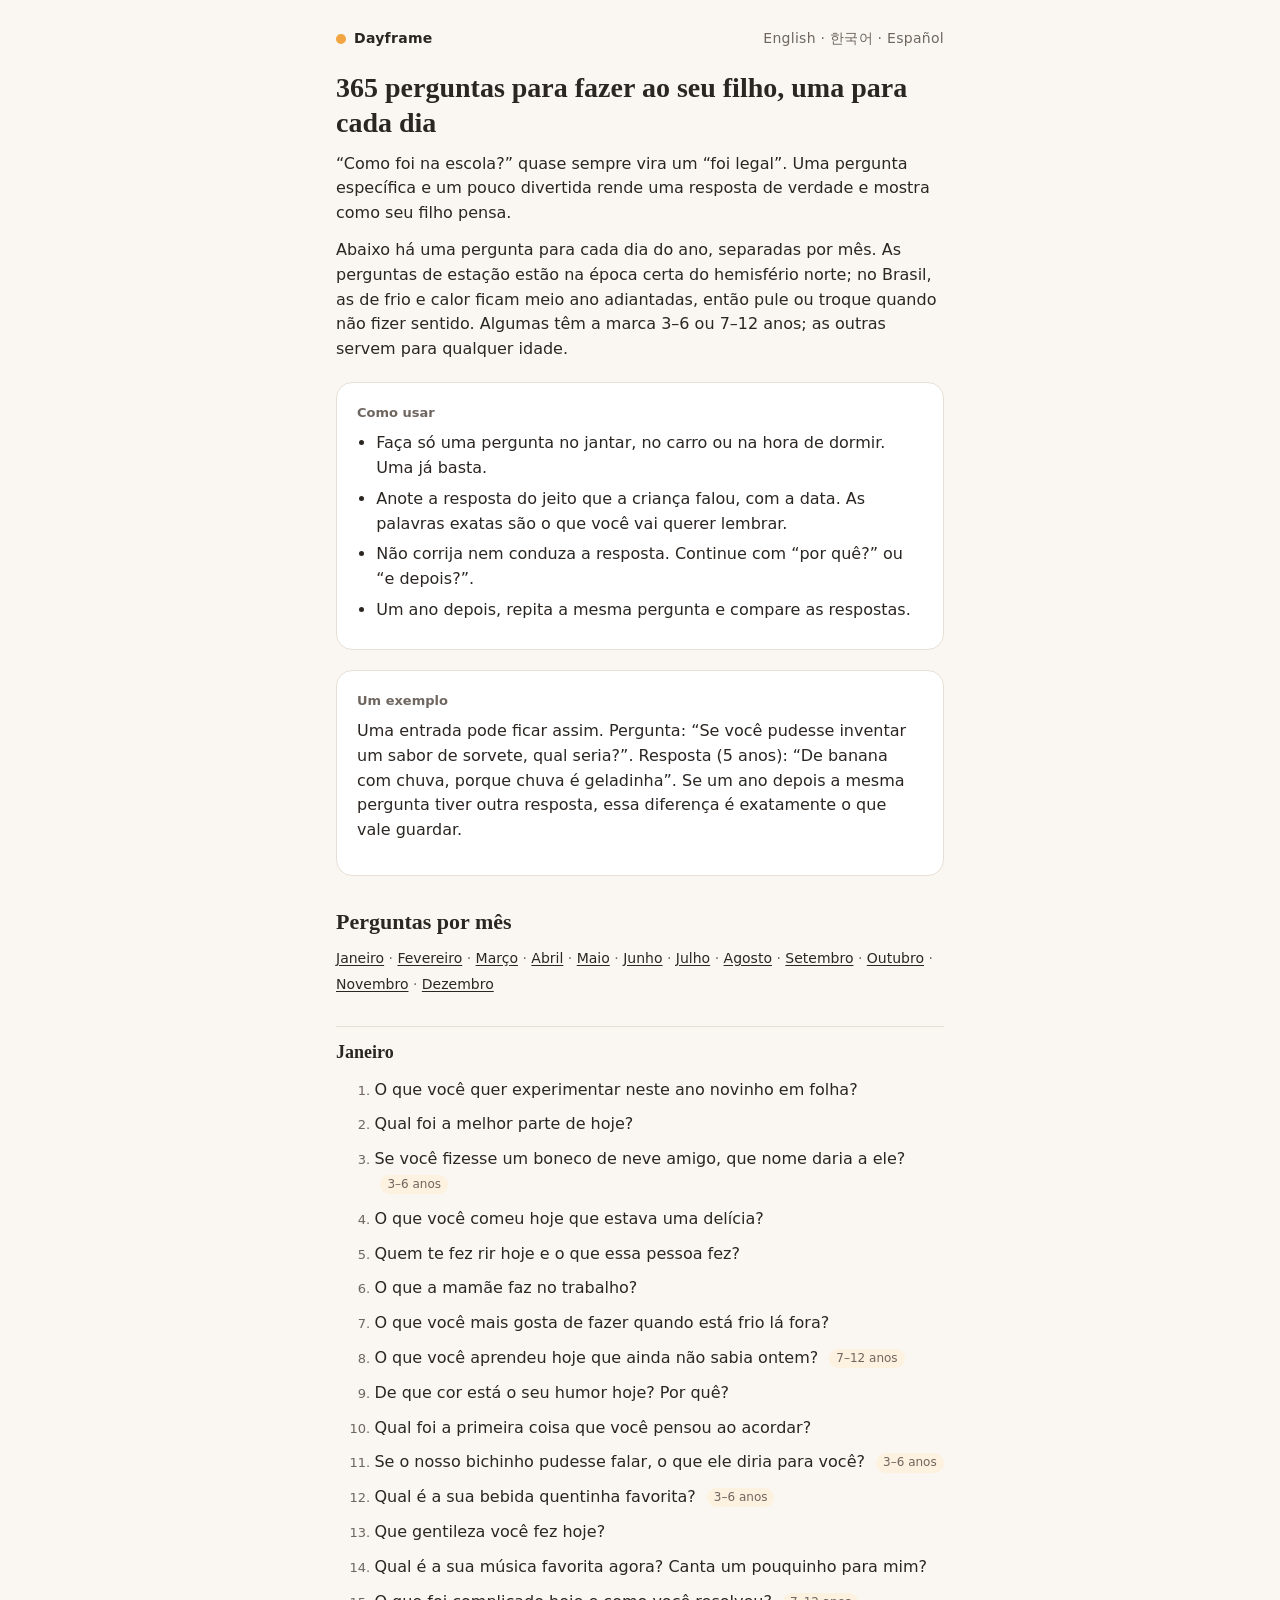
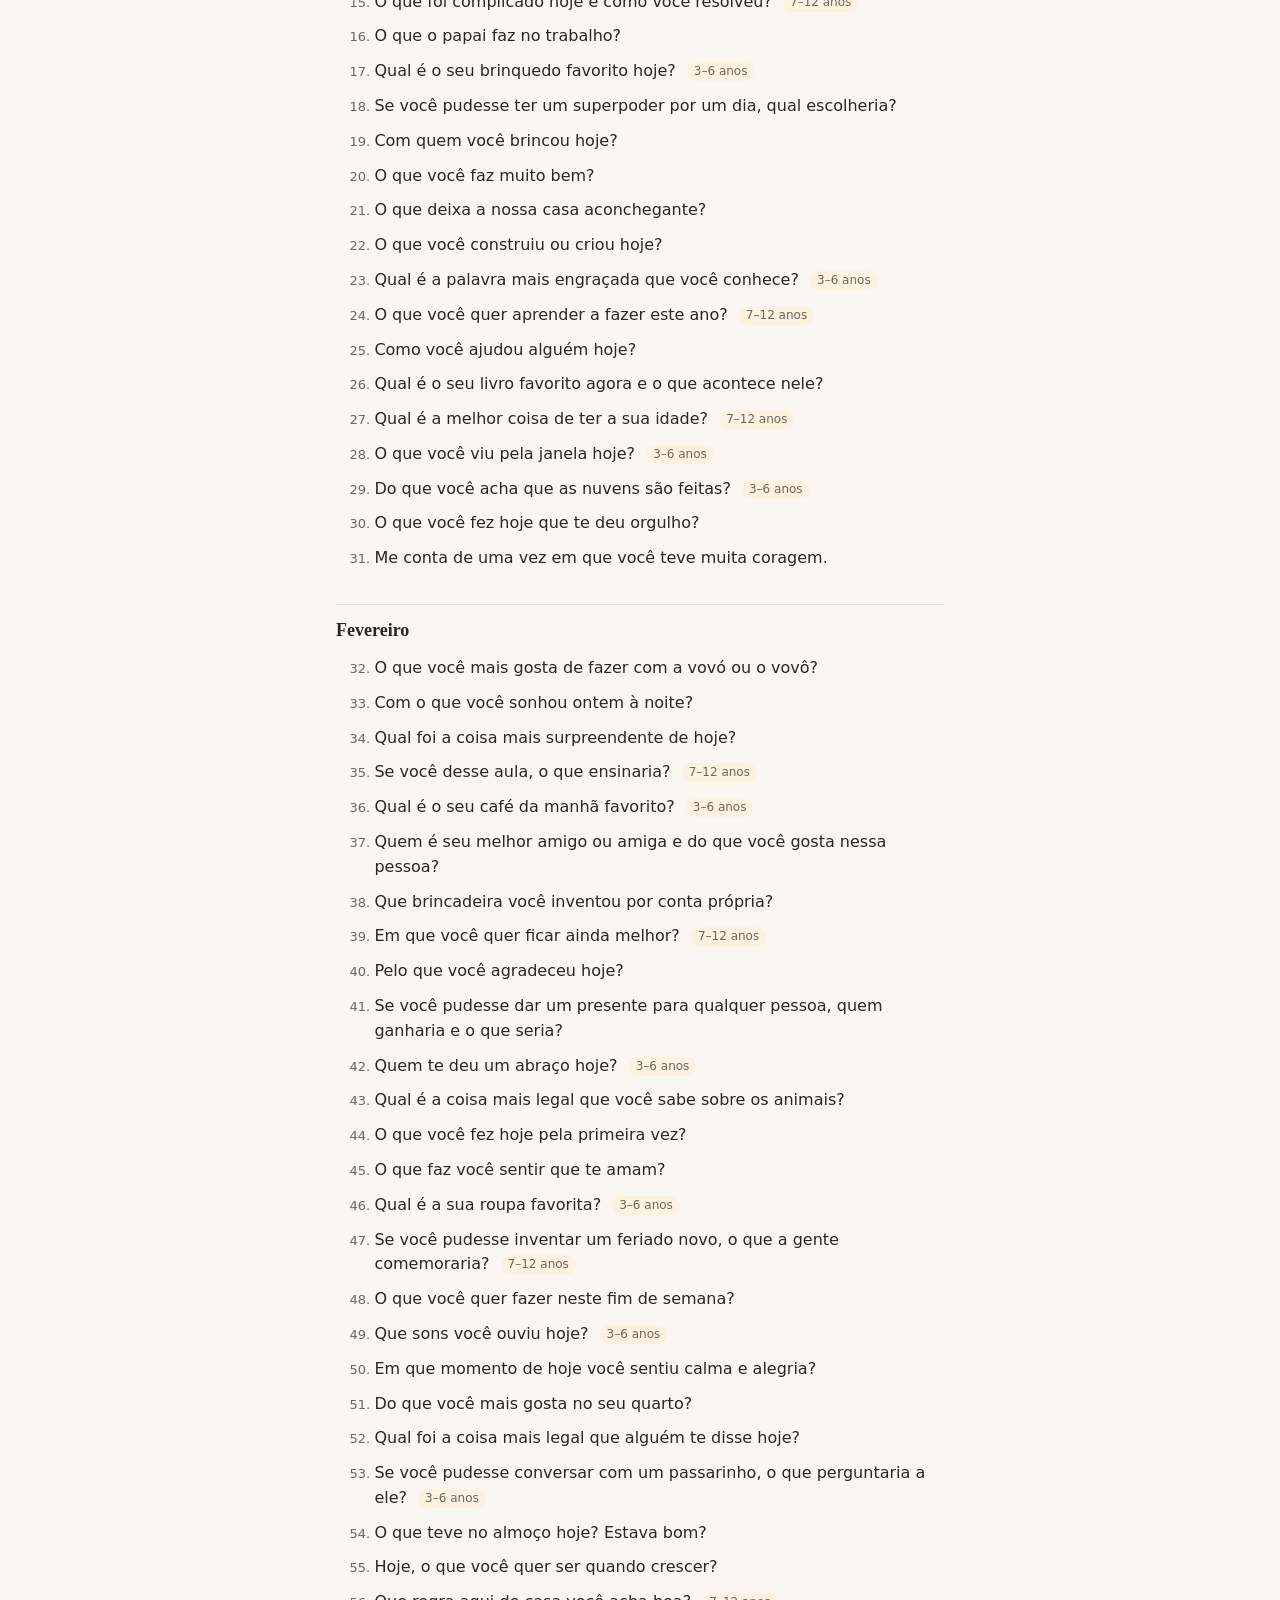
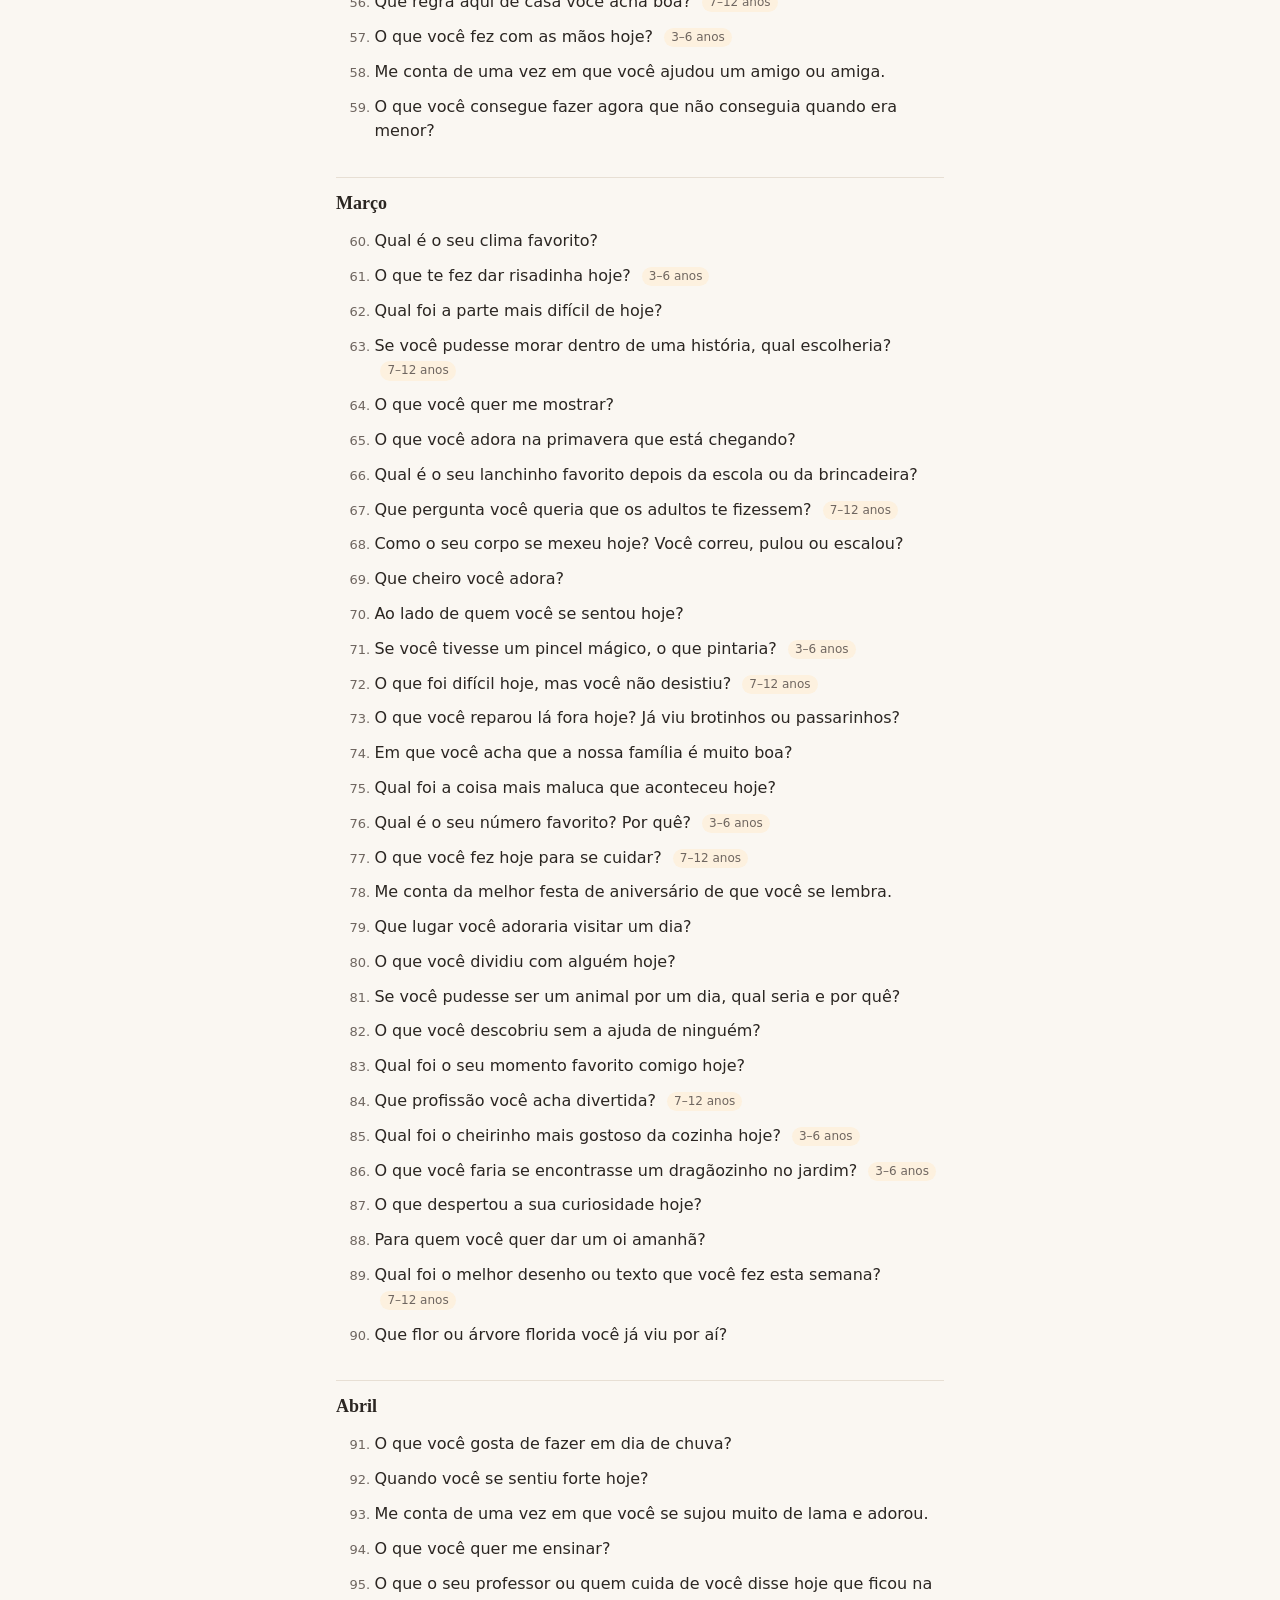
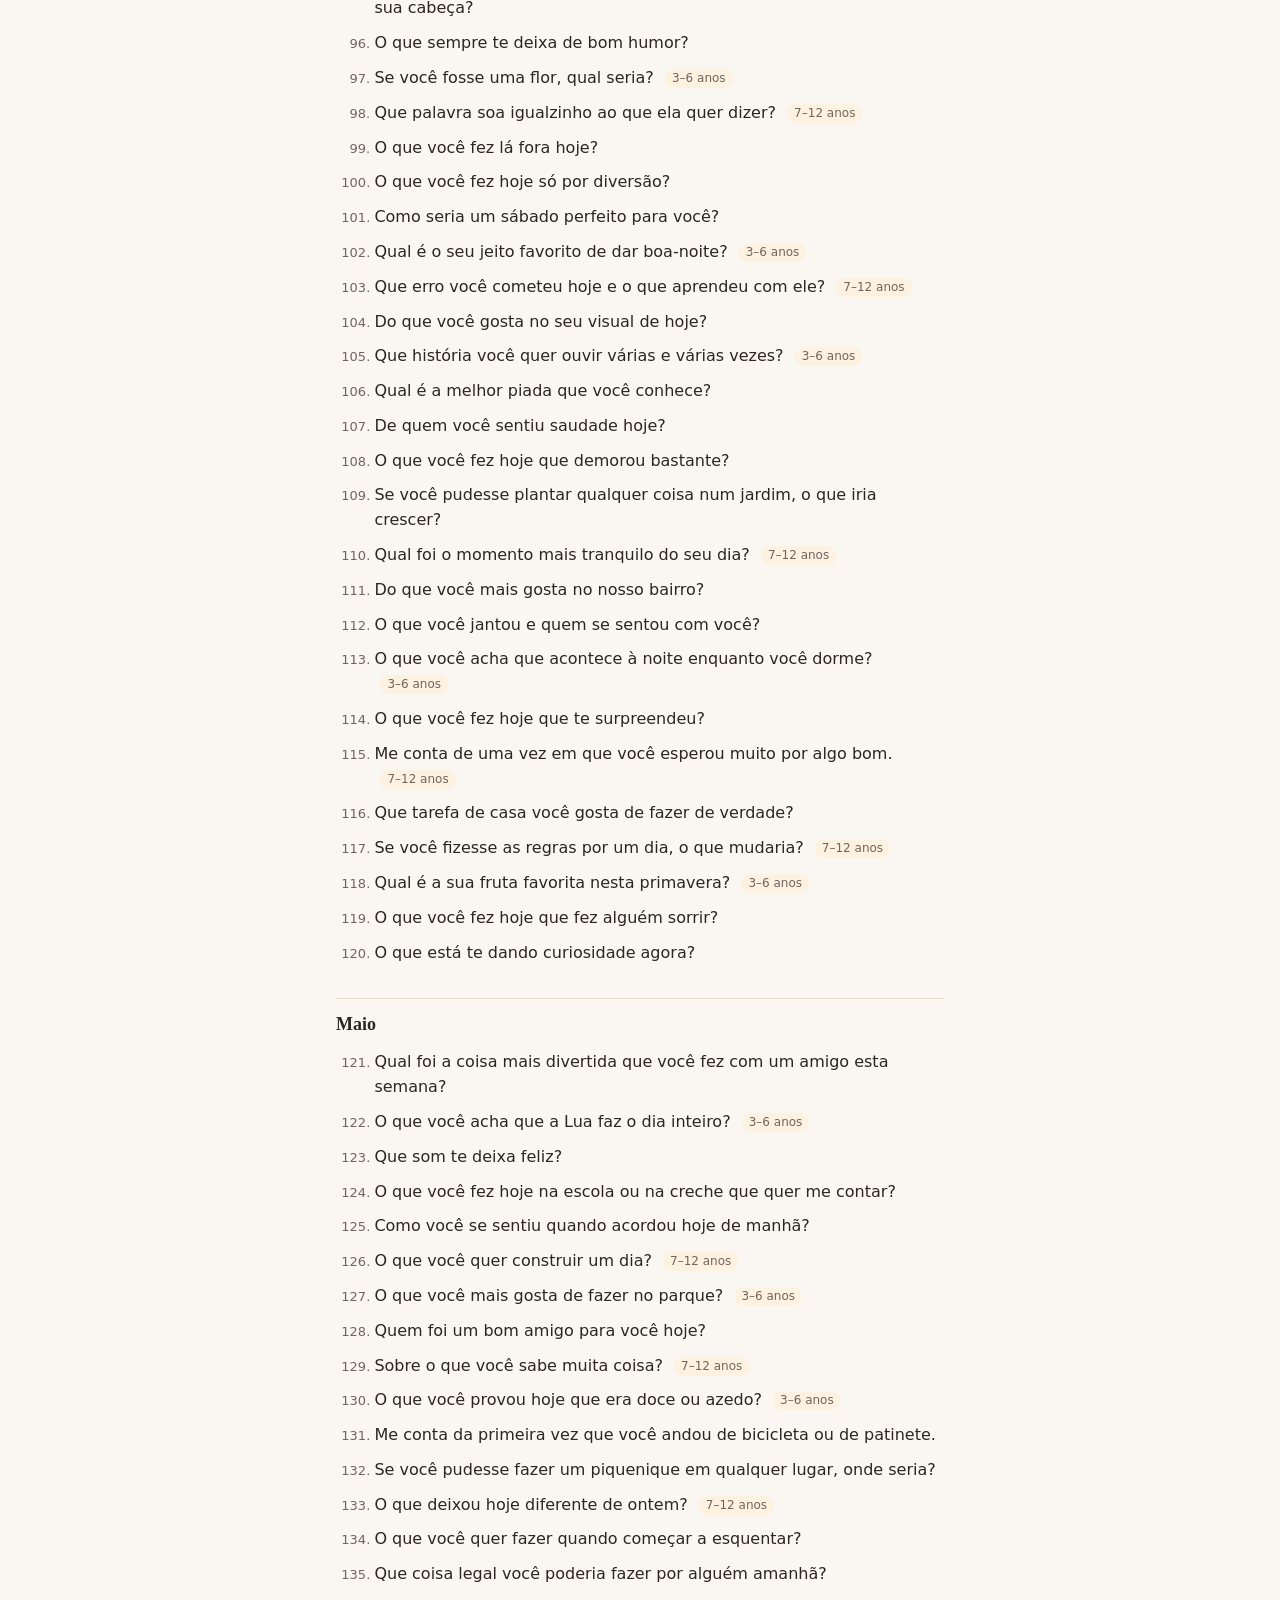
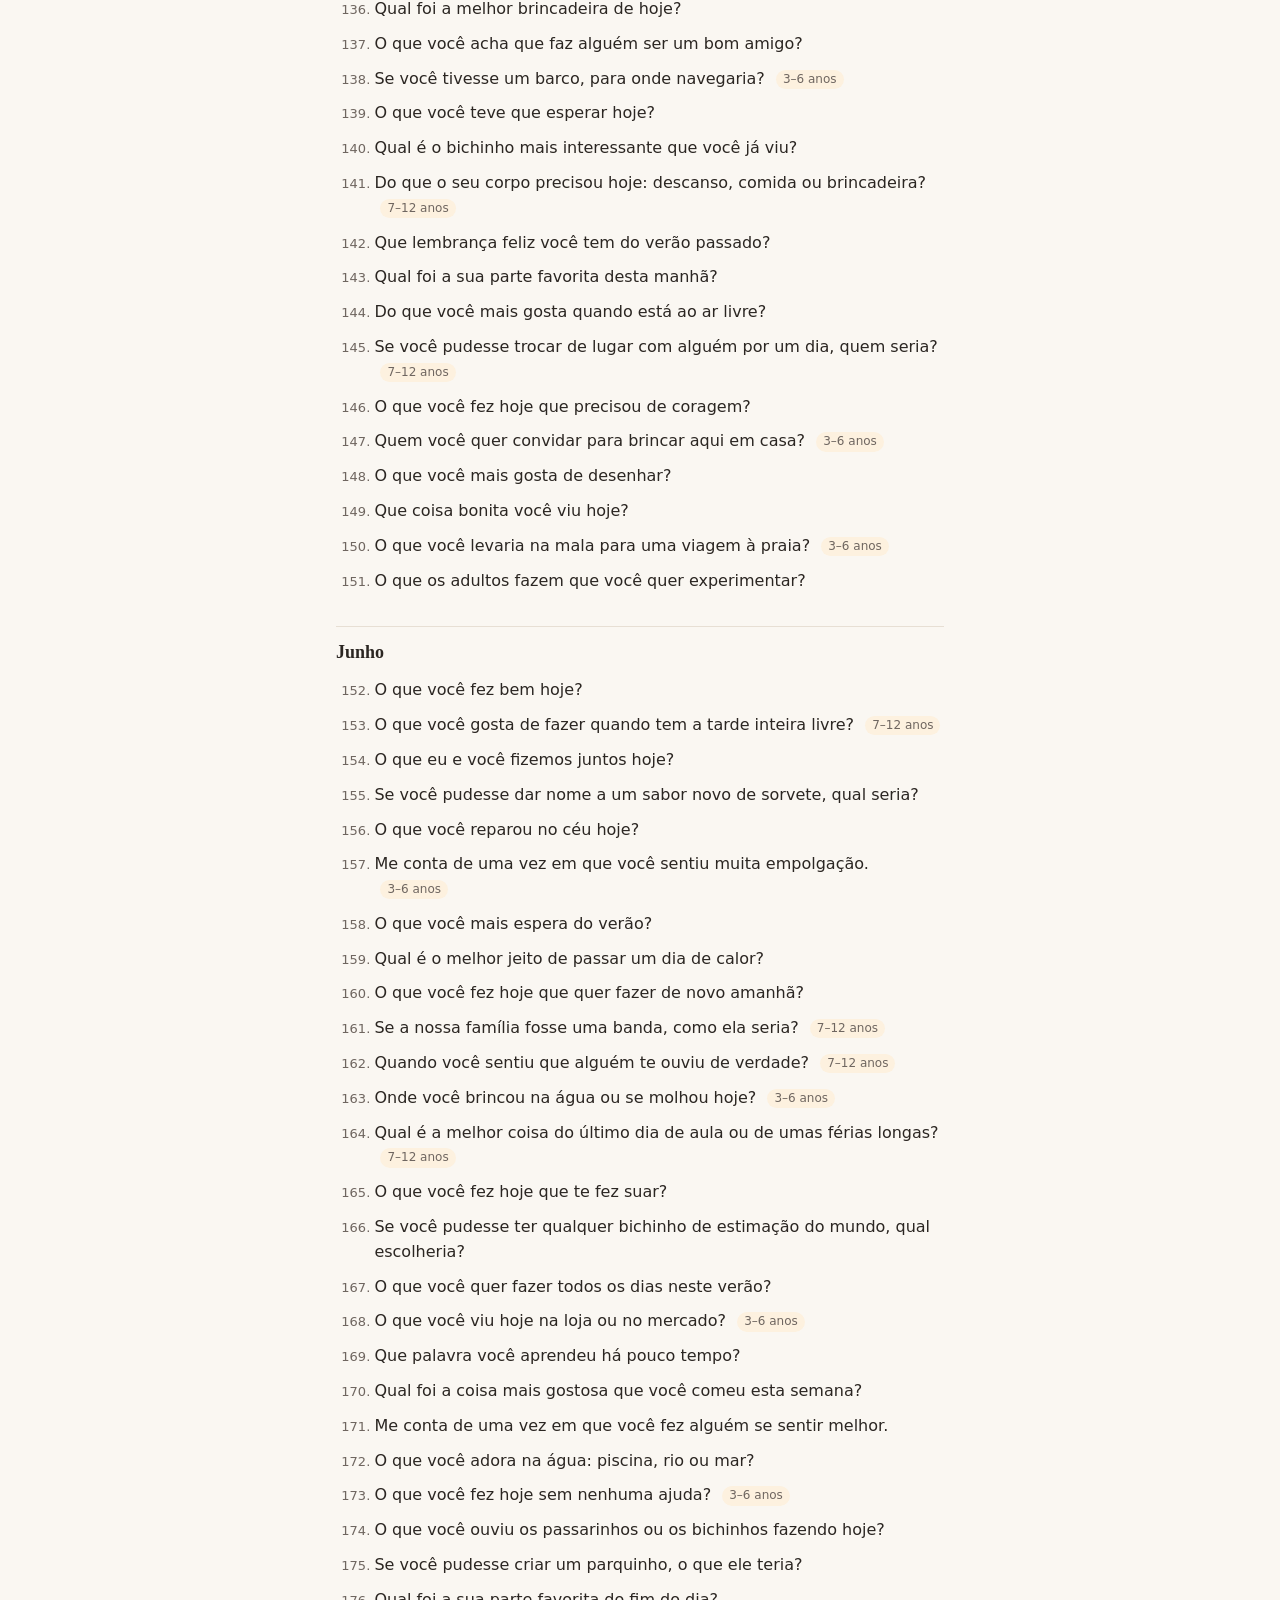
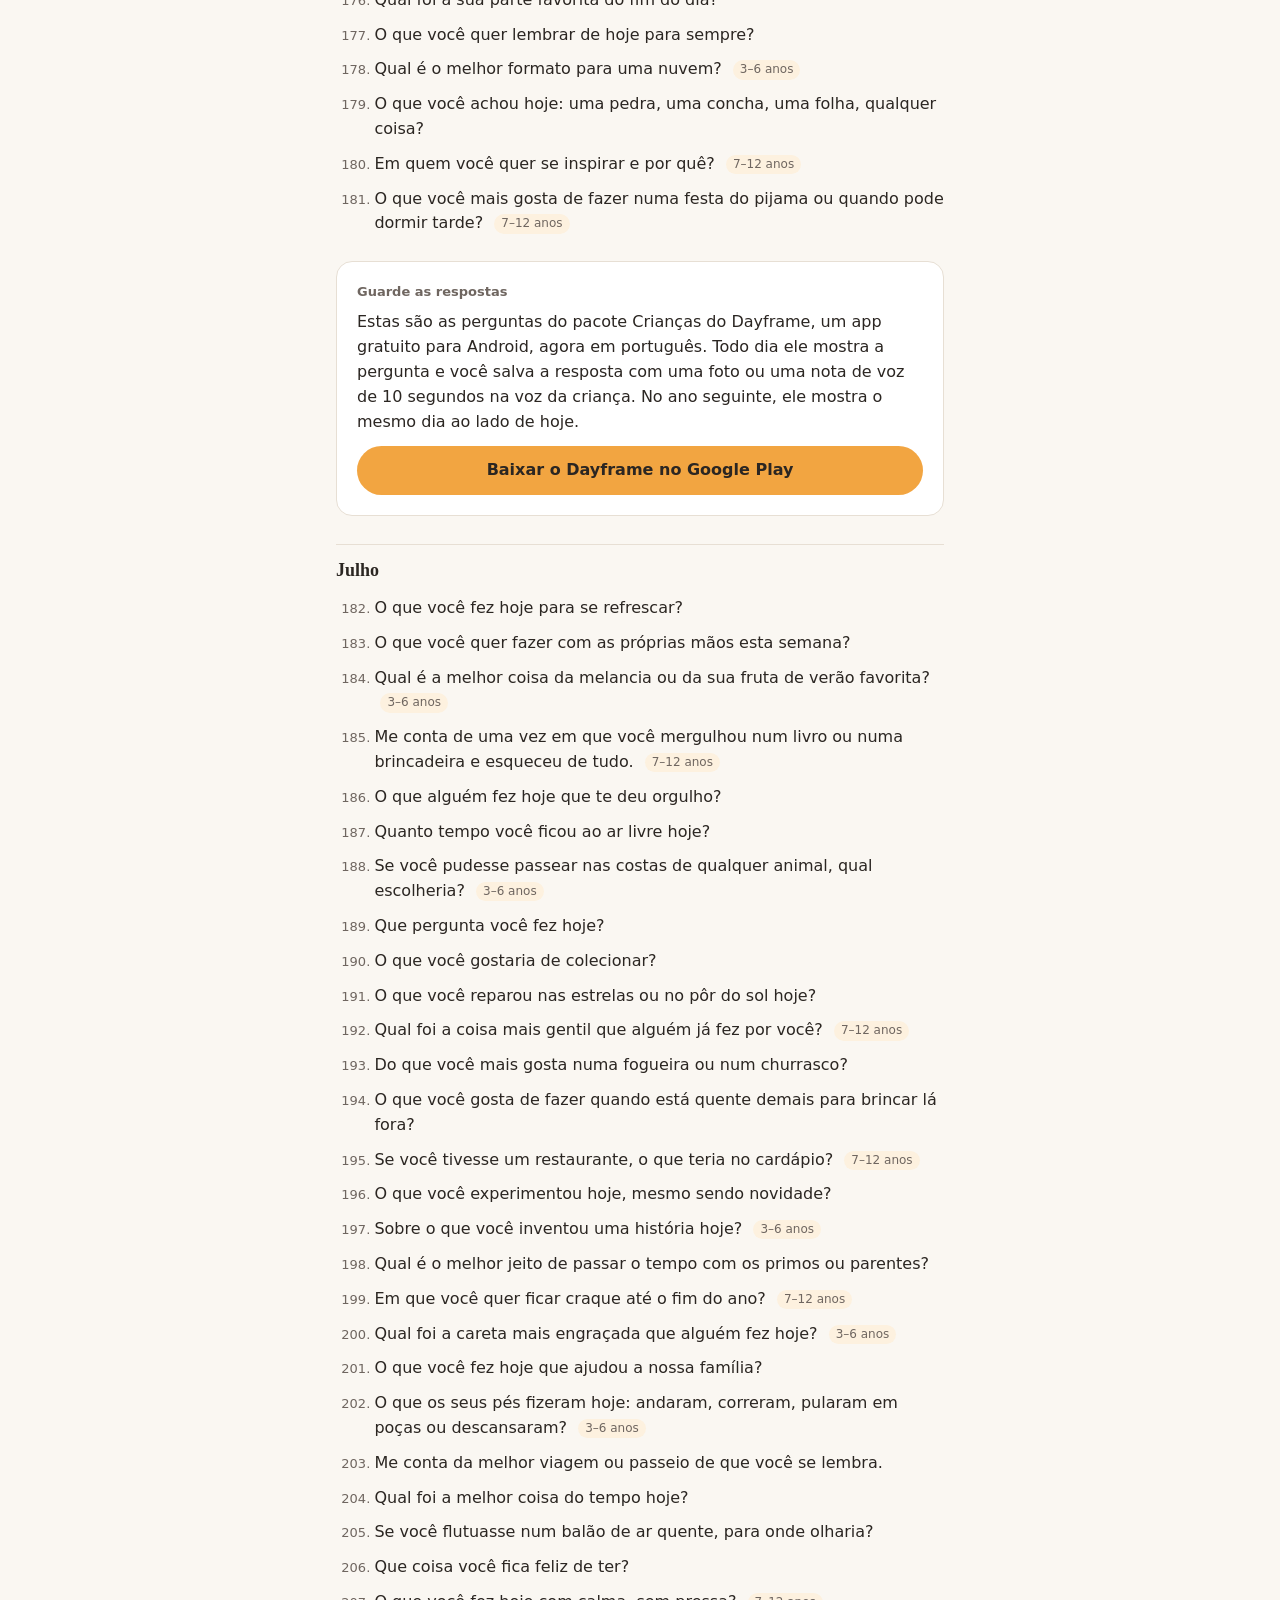
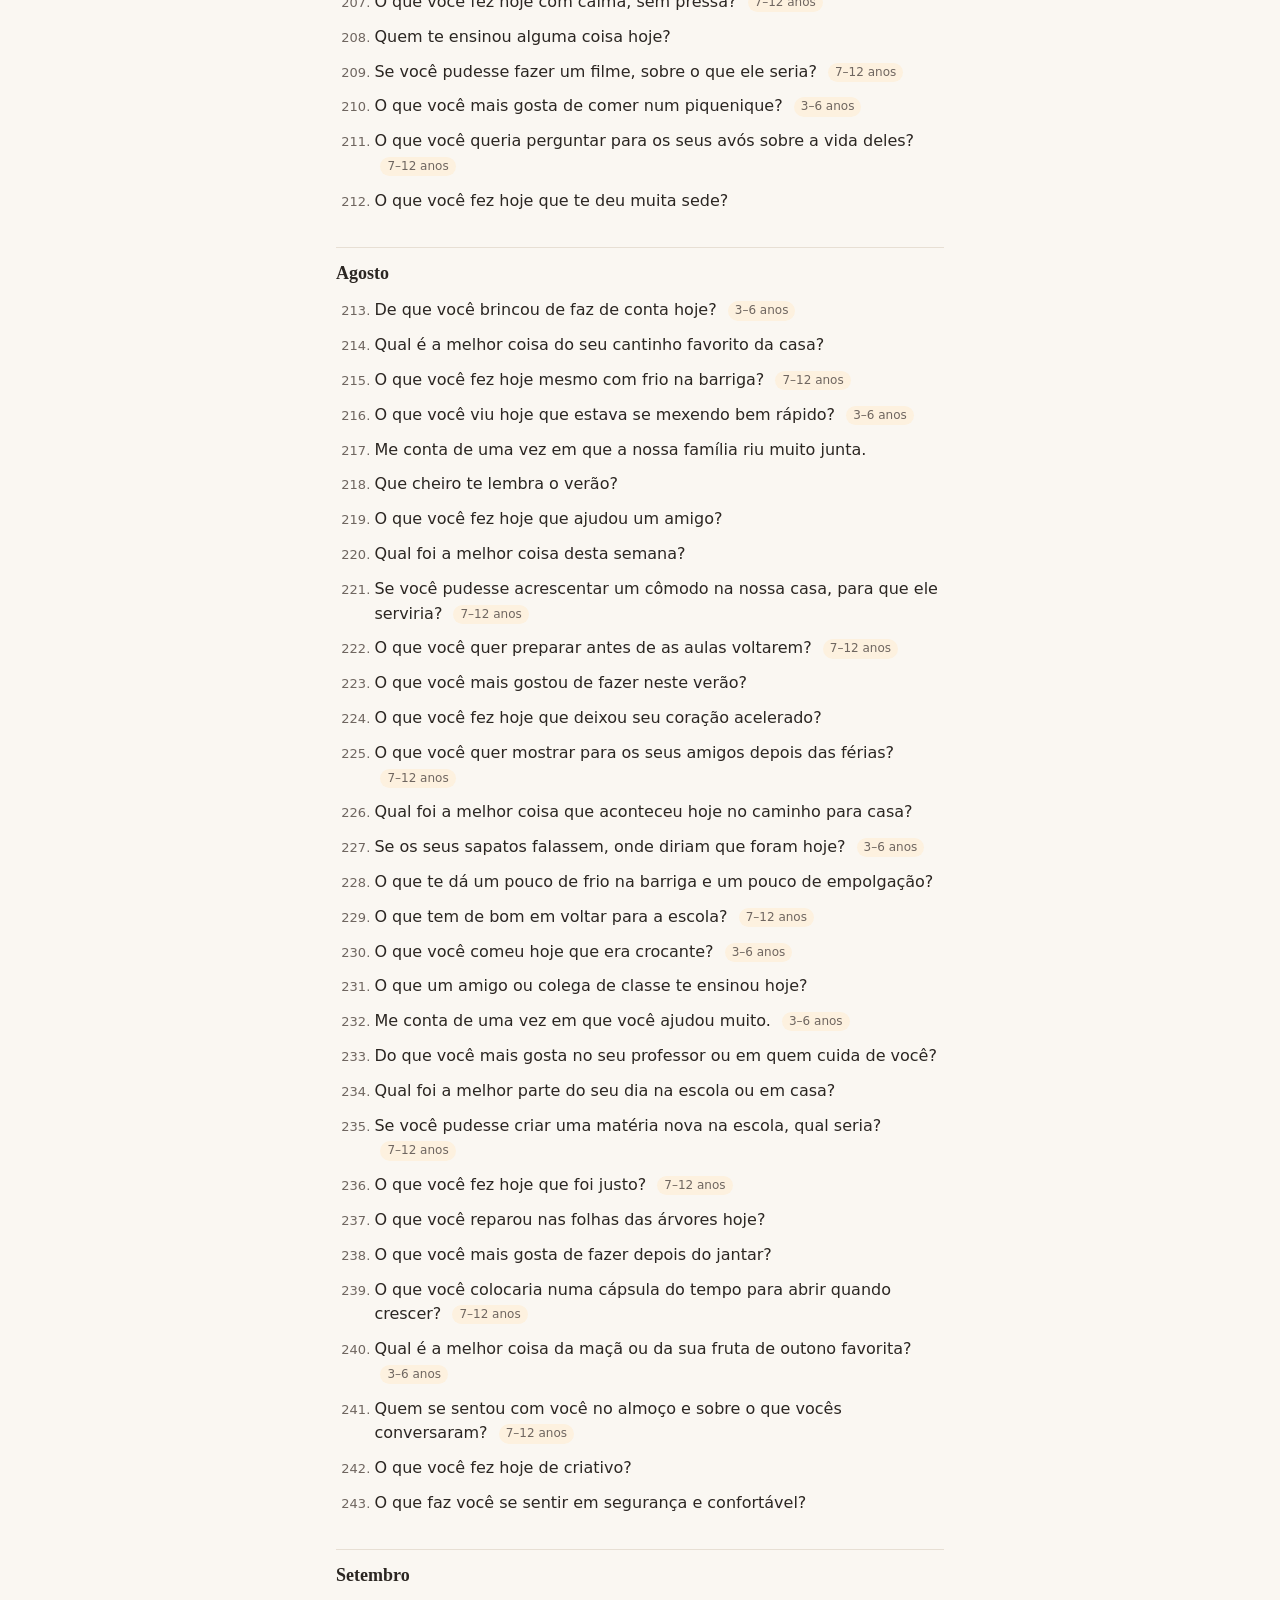
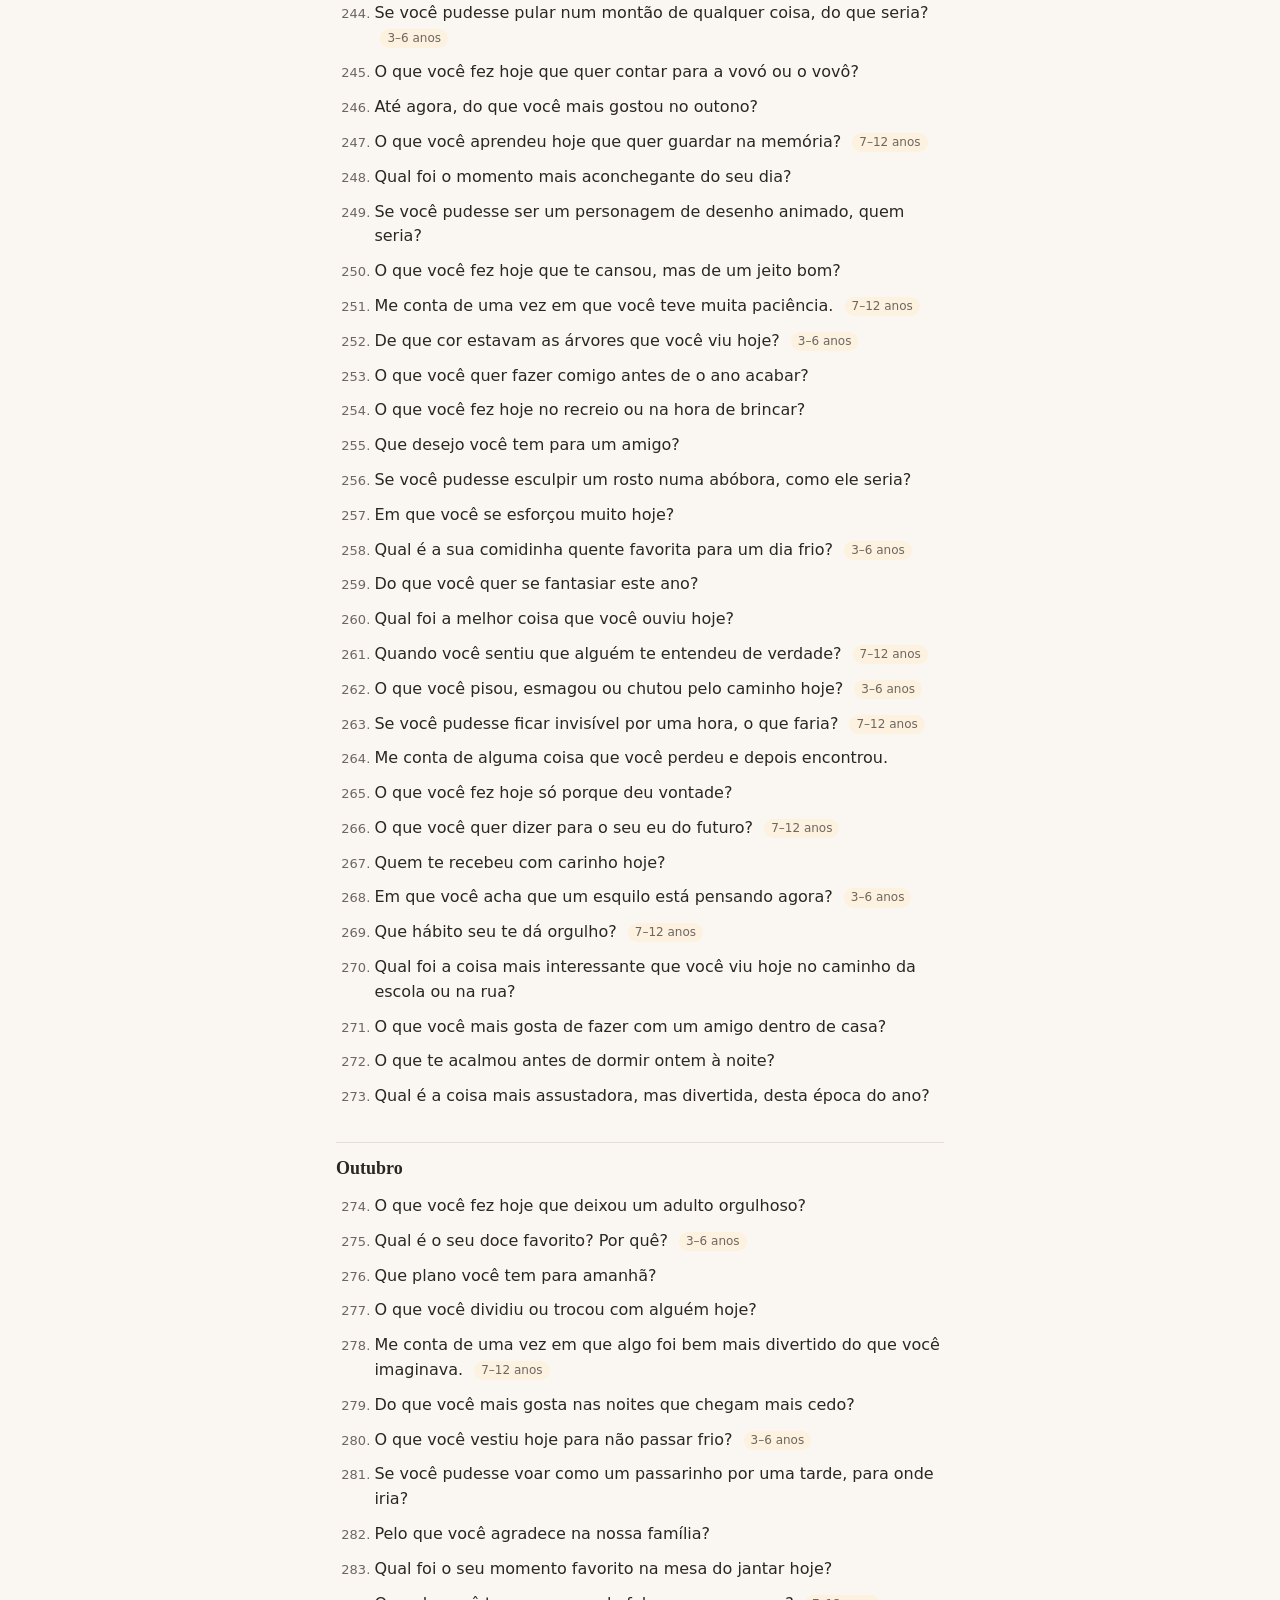
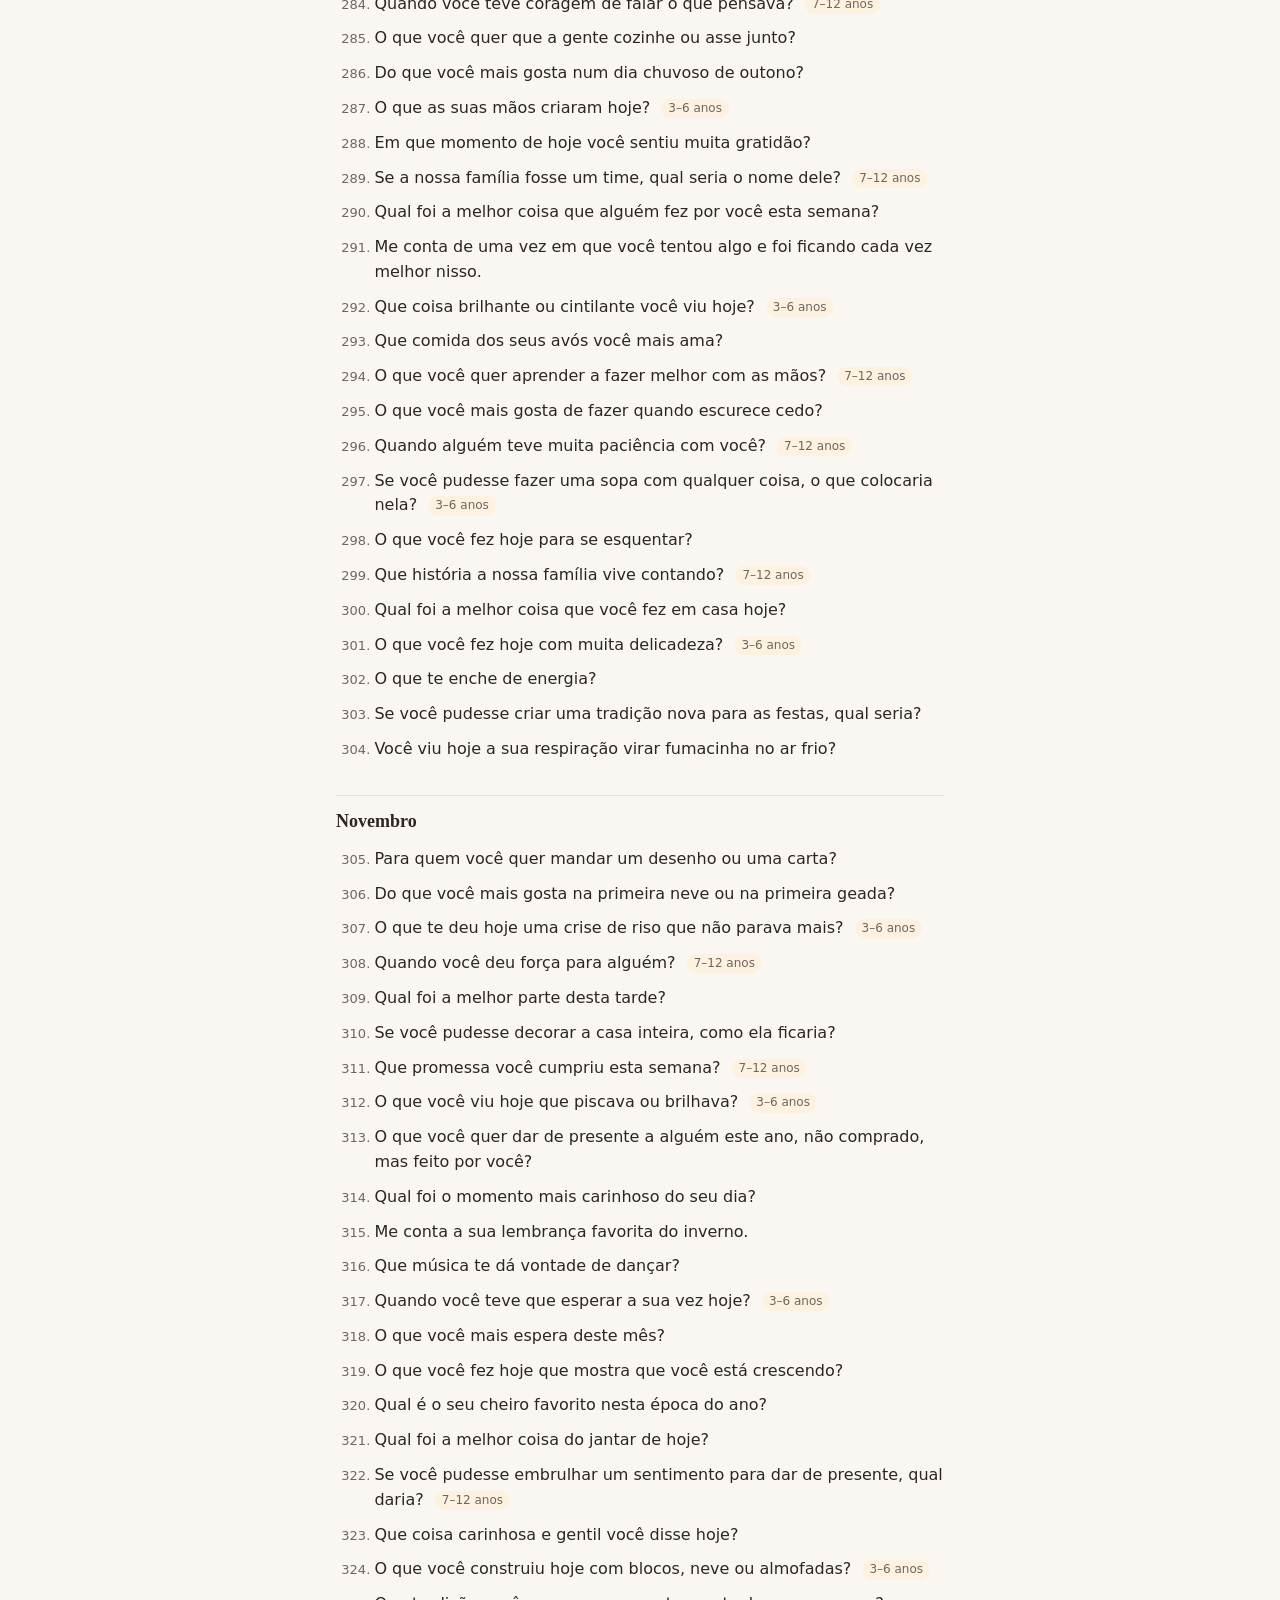
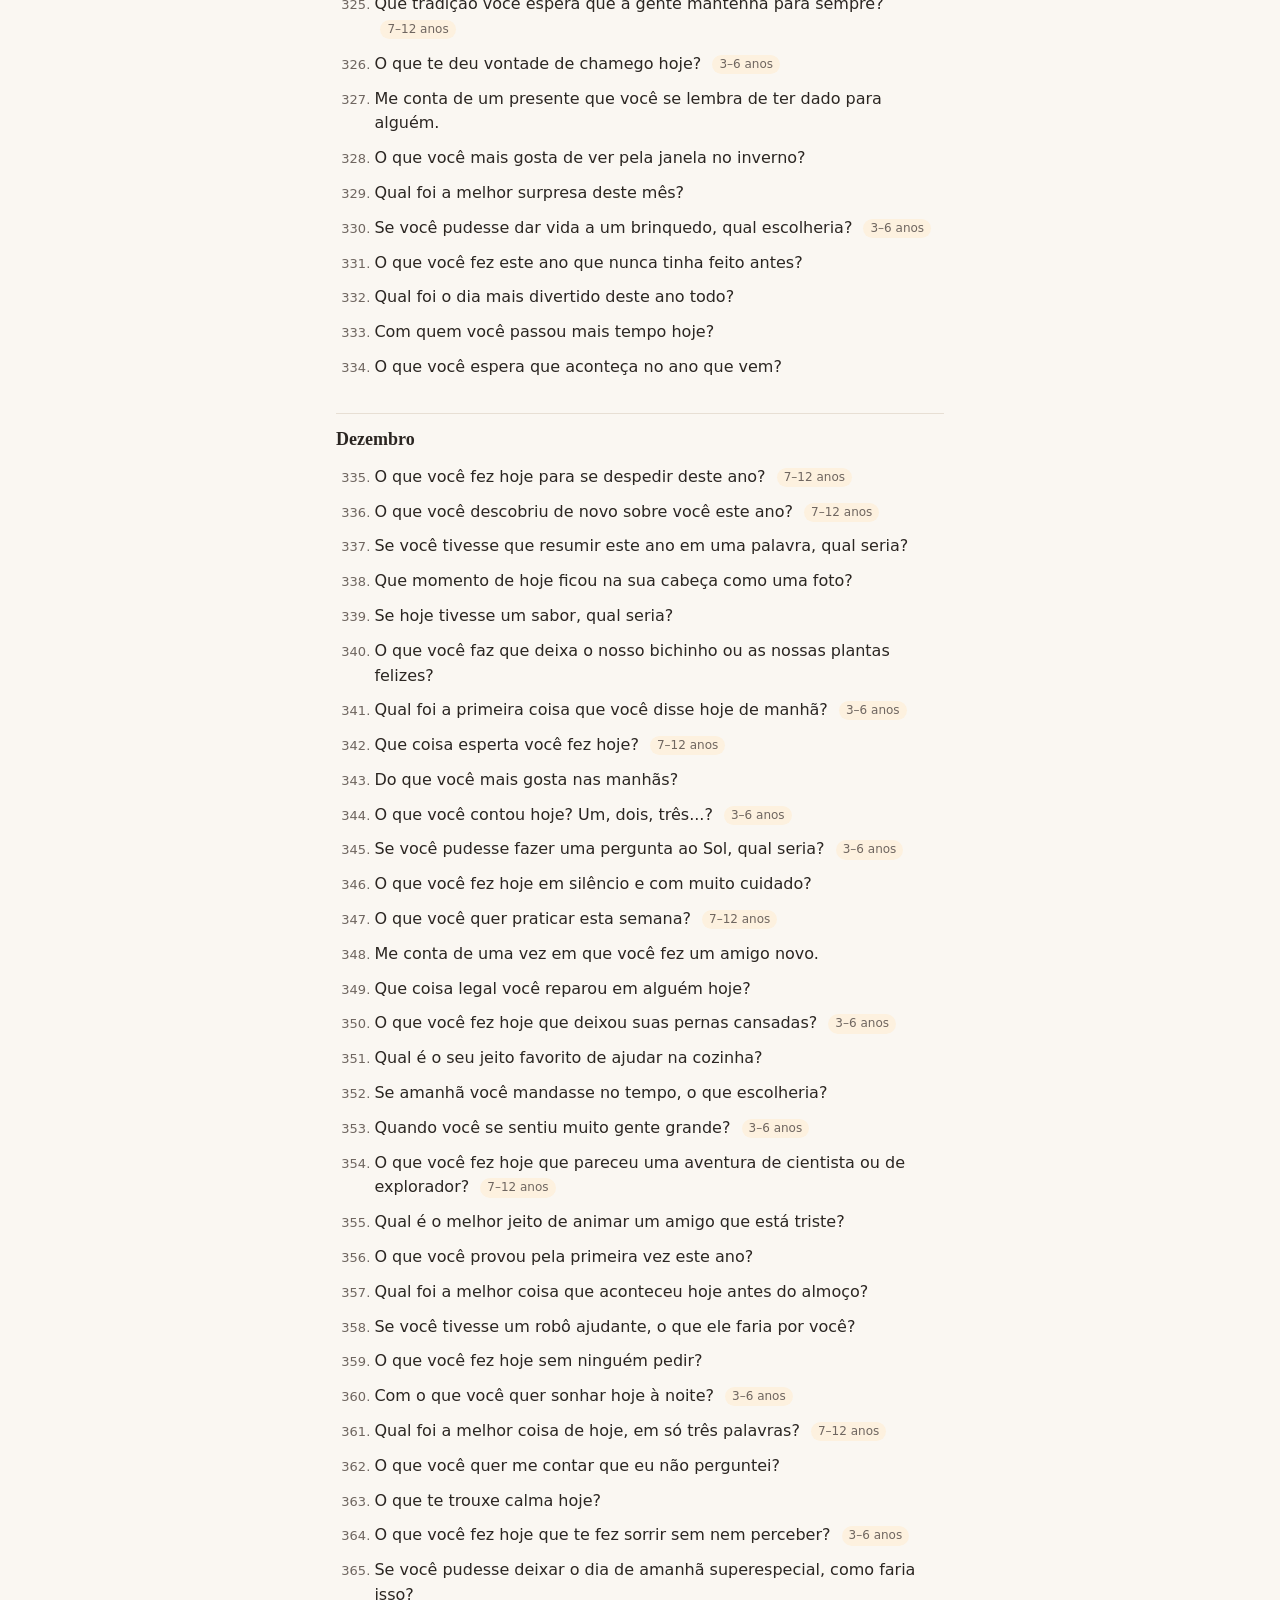
<file: dayframe/questions/kids/pt/index.html>
<!doctype html>
<html lang="pt">
<head>
<meta charset="utf-8">
<meta name="viewport" content="width=device-width, initial-scale=1, viewport-fit=cover">
<meta http-equiv="Content-Security-Policy" content="default-src 'none'; style-src 'self'; img-src 'self' data:; base-uri 'none'; form-action 'none'">
<meta name="theme-color" content="#FAF7F2">
<title>365 perguntas para fazer ao seu filho, uma para cada dia | Dayframe</title>
<meta name="description" content="365 perguntas para conversar com as crianças, uma para cada dia do ano, organizadas por mês, com perguntas de estação e idades sugeridas de 3 a 6 e de 7 a 12 anos.">
<link rel="canonical" href="https://hyunjunghoon.github.io/dayframe/questions/kids/pt/">
<link rel="alternate" hreflang="en" href="https://hyunjunghoon.github.io/dayframe/questions/kids/">
<link rel="alternate" hreflang="ko" href="https://hyunjunghoon.github.io/dayframe/questions/kids/ko/">
<link rel="alternate" hreflang="es" href="https://hyunjunghoon.github.io/dayframe/questions/kids/es/">
<link rel="alternate" hreflang="pt" href="https://hyunjunghoon.github.io/dayframe/questions/kids/pt/">
<link rel="stylesheet" href="/dayframe/style.css">
</head>
<body>
  <main class="wide">
    <div class="brand"><a class="home" href="/dayframe/"><span class="dot" aria-hidden="true"></span>Dayframe</a><span class="lang"><a href="/dayframe/questions/kids/" hreflang="en">English</a> · <a href="/dayframe/questions/kids/ko/" hreflang="ko">한국어</a> · <a href="/dayframe/questions/kids/es/" hreflang="es">Español</a></span></div>
    <h1>365 perguntas para fazer ao seu filho, uma para cada dia</h1>
    <p>“Como foi na escola?” quase sempre vira um “foi legal”. Uma pergunta específica e um pouco divertida rende uma resposta de verdade e mostra como seu filho pensa.</p><p>Abaixo há uma pergunta para cada dia do ano, separadas por mês. As perguntas de estação estão na época certa do hemisfério norte; no Brasil, as de frio e calor ficam meio ano adiantadas, então pule ou troque quando não fizer sentido. Algumas têm a marca 3–6 ou 7–12 anos; as outras servem para qualquer idade.</p>
    <section class="card"><p class="label">Como usar</p><ul><li>Faça só uma pergunta no jantar, no carro ou na hora de dormir. Uma já basta.</li><li>Anote a resposta do jeito que a criança falou, com a data. As palavras exatas são o que você vai querer lembrar.</li><li>Não corrija nem conduza a resposta. Continue com “por quê?” ou “e depois?”.</li><li>Um ano depois, repita a mesma pergunta e compare as respostas.</li></ul></section>
    <section class="card"><p class="label">Um exemplo</p><p>Uma entrada pode ficar assim. Pergunta: “Se você pudesse inventar um sabor de sorvete, qual seria?”. Resposta (5 anos): “De banana com chuva, porque chuva é geladinha”. Se um ano depois a mesma pergunta tiver outra resposta, essa diferença é exatamente o que vale guardar.</p></section>
    <h2>Perguntas por mês</h2>
    <p class="toc"><a href="#m1">Janeiro</a> · <a href="#m2">Fevereiro</a> · <a href="#m3">Março</a> · <a href="#m4">Abril</a> · <a href="#m5">Maio</a> · <a href="#m6">Junho</a> · <a href="#m7">Julho</a> · <a href="#m8">Agosto</a> · <a href="#m9">Setembro</a> · <a href="#m10">Outubro</a> · <a href="#m11">Novembro</a> · <a href="#m12">Dezembro</a></p>
    <section class="month" id="m1"><h3>Janeiro</h3><ol start="1"><li>O que você quer experimentar neste ano novinho em folha?</li><li>Qual foi a melhor parte de hoje?</li><li>Se você fizesse um boneco de neve amigo, que nome daria a ele? <span class="age">3–6 anos</span></li><li>O que você comeu hoje que estava uma delícia?</li><li>Quem te fez rir hoje e o que essa pessoa fez?</li><li>O que a mamãe faz no trabalho?</li><li>O que você mais gosta de fazer quando está frio lá fora?</li><li>O que você aprendeu hoje que ainda não sabia ontem? <span class="age">7–12 anos</span></li><li>De que cor está o seu humor hoje? Por quê?</li><li>Qual foi a primeira coisa que você pensou ao acordar?</li><li>Se o nosso bichinho pudesse falar, o que ele diria para você? <span class="age">3–6 anos</span></li><li>Qual é a sua bebida quentinha favorita? <span class="age">3–6 anos</span></li><li>Que gentileza você fez hoje?</li><li>Qual é a sua música favorita agora? Canta um pouquinho para mim?</li><li>O que foi complicado hoje e como você resolveu? <span class="age">7–12 anos</span></li><li>O que o papai faz no trabalho?</li><li>Qual é o seu brinquedo favorito hoje? <span class="age">3–6 anos</span></li><li>Se você pudesse ter um superpoder por um dia, qual escolheria?</li><li>Com quem você brincou hoje?</li><li>O que você faz muito bem?</li><li>O que deixa a nossa casa aconchegante?</li><li>O que você construiu ou criou hoje?</li><li>Qual é a palavra mais engraçada que você conhece? <span class="age">3–6 anos</span></li><li>O que você quer aprender a fazer este ano? <span class="age">7–12 anos</span></li><li>Como você ajudou alguém hoje?</li><li>Qual é o seu livro favorito agora e o que acontece nele?</li><li>Qual é a melhor coisa de ter a sua idade? <span class="age">7–12 anos</span></li><li>O que você viu pela janela hoje? <span class="age">3–6 anos</span></li><li>Do que você acha que as nuvens são feitas? <span class="age">3–6 anos</span></li><li>O que você fez hoje que te deu orgulho?</li><li>Me conta de uma vez em que você teve muita coragem.</li></ol></section><section class="month" id="m2"><h3>Fevereiro</h3><ol start="32"><li>O que você mais gosta de fazer com a vovó ou o vovô?</li><li>Com o que você sonhou ontem à noite?</li><li>Qual foi a coisa mais surpreendente de hoje?</li><li>Se você desse aula, o que ensinaria? <span class="age">7–12 anos</span></li><li>Qual é o seu café da manhã favorito? <span class="age">3–6 anos</span></li><li>Quem é seu melhor amigo ou amiga e do que você gosta nessa pessoa?</li><li>Que brincadeira você inventou por conta própria?</li><li>Em que você quer ficar ainda melhor? <span class="age">7–12 anos</span></li><li>Pelo que você agradeceu hoje?</li><li>Se você pudesse dar um presente para qualquer pessoa, quem ganharia e o que seria?</li><li>Quem te deu um abraço hoje? <span class="age">3–6 anos</span></li><li>Qual é a coisa mais legal que você sabe sobre os animais?</li><li>O que você fez hoje pela primeira vez?</li><li>O que faz você sentir que te amam?</li><li>Qual é a sua roupa favorita? <span class="age">3–6 anos</span></li><li>Se você pudesse inventar um feriado novo, o que a gente comemoraria? <span class="age">7–12 anos</span></li><li>O que você quer fazer neste fim de semana?</li><li>Que sons você ouviu hoje? <span class="age">3–6 anos</span></li><li>Em que momento de hoje você sentiu calma e alegria?</li><li>Do que você mais gosta no seu quarto?</li><li>Qual foi a coisa mais legal que alguém te disse hoje?</li><li>Se você pudesse conversar com um passarinho, o que perguntaria a ele? <span class="age">3–6 anos</span></li><li>O que teve no almoço hoje? Estava bom?</li><li>Hoje, o que você quer ser quando crescer?</li><li>Que regra aqui de casa você acha boa? <span class="age">7–12 anos</span></li><li>O que você fez com as mãos hoje? <span class="age">3–6 anos</span></li><li>Me conta de uma vez em que você ajudou um amigo ou amiga.</li><li>O que você consegue fazer agora que não conseguia quando era menor?</li></ol></section><section class="month" id="m3"><h3>Março</h3><ol start="60"><li>Qual é o seu clima favorito?</li><li>O que te fez dar risadinha hoje? <span class="age">3–6 anos</span></li><li>Qual foi a parte mais difícil de hoje?</li><li>Se você pudesse morar dentro de uma história, qual escolheria? <span class="age">7–12 anos</span></li><li>O que você quer me mostrar?</li><li>O que você adora na primavera que está chegando?</li><li>Qual é o seu lanchinho favorito depois da escola ou da brincadeira?</li><li>Que pergunta você queria que os adultos te fizessem? <span class="age">7–12 anos</span></li><li>Como o seu corpo se mexeu hoje? Você correu, pulou ou escalou?</li><li>Que cheiro você adora?</li><li>Ao lado de quem você se sentou hoje?</li><li>Se você tivesse um pincel mágico, o que pintaria? <span class="age">3–6 anos</span></li><li>O que foi difícil hoje, mas você não desistiu? <span class="age">7–12 anos</span></li><li>O que você reparou lá fora hoje? Já viu brotinhos ou passarinhos?</li><li>Em que você acha que a nossa família é muito boa?</li><li>Qual foi a coisa mais maluca que aconteceu hoje?</li><li>Qual é o seu número favorito? Por quê? <span class="age">3–6 anos</span></li><li>O que você fez hoje para se cuidar? <span class="age">7–12 anos</span></li><li>Me conta da melhor festa de aniversário de que você se lembra.</li><li>Que lugar você adoraria visitar um dia?</li><li>O que você dividiu com alguém hoje?</li><li>Se você pudesse ser um animal por um dia, qual seria e por quê?</li><li>O que você descobriu sem a ajuda de ninguém?</li><li>Qual foi o seu momento favorito comigo hoje?</li><li>Que profissão você acha divertida? <span class="age">7–12 anos</span></li><li>Qual foi o cheirinho mais gostoso da cozinha hoje? <span class="age">3–6 anos</span></li><li>O que você faria se encontrasse um dragãozinho no jardim? <span class="age">3–6 anos</span></li><li>O que despertou a sua curiosidade hoje?</li><li>Para quem você quer dar um oi amanhã?</li><li>Qual foi o melhor desenho ou texto que você fez esta semana? <span class="age">7–12 anos</span></li><li>Que flor ou árvore florida você já viu por aí?</li></ol></section><section class="month" id="m4"><h3>Abril</h3><ol start="91"><li>O que você gosta de fazer em dia de chuva?</li><li>Quando você se sentiu forte hoje?</li><li>Me conta de uma vez em que você se sujou muito de lama e adorou.</li><li>O que você quer me ensinar?</li><li>O que o seu professor ou quem cuida de você disse hoje que ficou na sua cabeça?</li><li>O que sempre te deixa de bom humor?</li><li>Se você fosse uma flor, qual seria? <span class="age">3–6 anos</span></li><li>Que palavra soa igualzinho ao que ela quer dizer? <span class="age">7–12 anos</span></li><li>O que você fez lá fora hoje?</li><li>O que você fez hoje só por diversão?</li><li>Como seria um sábado perfeito para você?</li><li>Qual é o seu jeito favorito de dar boa-noite? <span class="age">3–6 anos</span></li><li>Que erro você cometeu hoje e o que aprendeu com ele? <span class="age">7–12 anos</span></li><li>Do que você gosta no seu visual de hoje?</li><li>Que história você quer ouvir várias e várias vezes? <span class="age">3–6 anos</span></li><li>Qual é a melhor piada que você conhece?</li><li>De quem você sentiu saudade hoje?</li><li>O que você fez hoje que demorou bastante?</li><li>Se você pudesse plantar qualquer coisa num jardim, o que iria crescer?</li><li>Qual foi o momento mais tranquilo do seu dia? <span class="age">7–12 anos</span></li><li>Do que você mais gosta no nosso bairro?</li><li>O que você jantou e quem se sentou com você?</li><li>O que você acha que acontece à noite enquanto você dorme? <span class="age">3–6 anos</span></li><li>O que você fez hoje que te surpreendeu?</li><li>Me conta de uma vez em que você esperou muito por algo bom. <span class="age">7–12 anos</span></li><li>Que tarefa de casa você gosta de fazer de verdade?</li><li>Se você fizesse as regras por um dia, o que mudaria? <span class="age">7–12 anos</span></li><li>Qual é a sua fruta favorita nesta primavera? <span class="age">3–6 anos</span></li><li>O que você fez hoje que fez alguém sorrir?</li><li>O que está te dando curiosidade agora?</li></ol></section><section class="month" id="m5"><h3>Maio</h3><ol start="121"><li>Qual foi a coisa mais divertida que você fez com um amigo esta semana?</li><li>O que você acha que a Lua faz o dia inteiro? <span class="age">3–6 anos</span></li><li>Que som te deixa feliz?</li><li>O que você fez hoje na escola ou na creche que quer me contar?</li><li>Como você se sentiu quando acordou hoje de manhã?</li><li>O que você quer construir um dia? <span class="age">7–12 anos</span></li><li>O que você mais gosta de fazer no parque? <span class="age">3–6 anos</span></li><li>Quem foi um bom amigo para você hoje?</li><li>Sobre o que você sabe muita coisa? <span class="age">7–12 anos</span></li><li>O que você provou hoje que era doce ou azedo? <span class="age">3–6 anos</span></li><li>Me conta da primeira vez que você andou de bicicleta ou de patinete.</li><li>Se você pudesse fazer um piquenique em qualquer lugar, onde seria?</li><li>O que deixou hoje diferente de ontem? <span class="age">7–12 anos</span></li><li>O que você quer fazer quando começar a esquentar?</li><li>Que coisa legal você poderia fazer por alguém amanhã?</li><li>Qual foi a melhor brincadeira de hoje?</li><li>O que você acha que faz alguém ser um bom amigo?</li><li>Se você tivesse um barco, para onde navegaria? <span class="age">3–6 anos</span></li><li>O que você teve que esperar hoje?</li><li>Qual é o bichinho mais interessante que você já viu?</li><li>Do que o seu corpo precisou hoje: descanso, comida ou brincadeira? <span class="age">7–12 anos</span></li><li>Que lembrança feliz você tem do verão passado?</li><li>Qual foi a sua parte favorita desta manhã?</li><li>Do que você mais gosta quando está ao ar livre?</li><li>Se você pudesse trocar de lugar com alguém por um dia, quem seria? <span class="age">7–12 anos</span></li><li>O que você fez hoje que precisou de coragem?</li><li>Quem você quer convidar para brincar aqui em casa? <span class="age">3–6 anos</span></li><li>O que você mais gosta de desenhar?</li><li>Que coisa bonita você viu hoje?</li><li>O que você levaria na mala para uma viagem à praia? <span class="age">3–6 anos</span></li><li>O que os adultos fazem que você quer experimentar?</li></ol></section><section class="month" id="m6"><h3>Junho</h3><ol start="152"><li>O que você fez bem hoje?</li><li>O que você gosta de fazer quando tem a tarde inteira livre? <span class="age">7–12 anos</span></li><li>O que eu e você fizemos juntos hoje?</li><li>Se você pudesse dar nome a um sabor novo de sorvete, qual seria?</li><li>O que você reparou no céu hoje?</li><li>Me conta de uma vez em que você sentiu muita empolgação. <span class="age">3–6 anos</span></li><li>O que você mais espera do verão?</li><li>Qual é o melhor jeito de passar um dia de calor?</li><li>O que você fez hoje que quer fazer de novo amanhã?</li><li>Se a nossa família fosse uma banda, como ela seria? <span class="age">7–12 anos</span></li><li>Quando você sentiu que alguém te ouviu de verdade? <span class="age">7–12 anos</span></li><li>Onde você brincou na água ou se molhou hoje? <span class="age">3–6 anos</span></li><li>Qual é a melhor coisa do último dia de aula ou de umas férias longas? <span class="age">7–12 anos</span></li><li>O que você fez hoje que te fez suar?</li><li>Se você pudesse ter qualquer bichinho de estimação do mundo, qual escolheria?</li><li>O que você quer fazer todos os dias neste verão?</li><li>O que você viu hoje na loja ou no mercado? <span class="age">3–6 anos</span></li><li>Que palavra você aprendeu há pouco tempo?</li><li>Qual foi a coisa mais gostosa que você comeu esta semana?</li><li>Me conta de uma vez em que você fez alguém se sentir melhor.</li><li>O que você adora na água: piscina, rio ou mar?</li><li>O que você fez hoje sem nenhuma ajuda? <span class="age">3–6 anos</span></li><li>O que você ouviu os passarinhos ou os bichinhos fazendo hoje?</li><li>Se você pudesse criar um parquinho, o que ele teria?</li><li>Qual foi a sua parte favorita do fim do dia?</li><li>O que você quer lembrar de hoje para sempre?</li><li>Qual é o melhor formato para uma nuvem? <span class="age">3–6 anos</span></li><li>O que você achou hoje: uma pedra, uma concha, uma folha, qualquer coisa?</li><li>Em quem você quer se inspirar e por quê? <span class="age">7–12 anos</span></li><li>O que você mais gosta de fazer numa festa do pijama ou quando pode dormir tarde? <span class="age">7–12 anos</span></li></ol></section><section class="card cta"><p class="label">Guarde as respostas</p><p>Estas são as perguntas do pacote Crianças do Dayframe, um app gratuito para Android, agora em português. Todo dia ele mostra a pergunta e você salva a resposta com uma foto ou uma nota de voz de 10 segundos na voz da criança. No ano seguinte, ele mostra o mesmo dia ao lado de hoje.</p><a class="btn btn-primary" href="https://play.google.com/store/apps/details?id=com.tallowbird.dayframe&amp;referrer=utm_source%3Dhyunjunghoon.github.io%26utm_medium%3Dweb%26utm_campaign%3Dquestions_kids_pt_mid" rel="noopener">Baixar o Dayframe no Google Play</a></section><section class="month" id="m7"><h3>Julho</h3><ol start="182"><li>O que você fez hoje para se refrescar?</li><li>O que você quer fazer com as próprias mãos esta semana?</li><li>Qual é a melhor coisa da melancia ou da sua fruta de verão favorita? <span class="age">3–6 anos</span></li><li>Me conta de uma vez em que você mergulhou num livro ou numa brincadeira e esqueceu de tudo. <span class="age">7–12 anos</span></li><li>O que alguém fez hoje que te deu orgulho?</li><li>Quanto tempo você ficou ao ar livre hoje?</li><li>Se você pudesse passear nas costas de qualquer animal, qual escolheria? <span class="age">3–6 anos</span></li><li>Que pergunta você fez hoje?</li><li>O que você gostaria de colecionar?</li><li>O que você reparou nas estrelas ou no pôr do sol hoje?</li><li>Qual foi a coisa mais gentil que alguém já fez por você? <span class="age">7–12 anos</span></li><li>Do que você mais gosta numa fogueira ou num churrasco?</li><li>O que você gosta de fazer quando está quente demais para brincar lá fora?</li><li>Se você tivesse um restaurante, o que teria no cardápio? <span class="age">7–12 anos</span></li><li>O que você experimentou hoje, mesmo sendo novidade?</li><li>Sobre o que você inventou uma história hoje? <span class="age">3–6 anos</span></li><li>Qual é o melhor jeito de passar o tempo com os primos ou parentes?</li><li>Em que você quer ficar craque até o fim do ano? <span class="age">7–12 anos</span></li><li>Qual foi a careta mais engraçada que alguém fez hoje? <span class="age">3–6 anos</span></li><li>O que você fez hoje que ajudou a nossa família?</li><li>O que os seus pés fizeram hoje: andaram, correram, pularam em poças ou descansaram? <span class="age">3–6 anos</span></li><li>Me conta da melhor viagem ou passeio de que você se lembra.</li><li>Qual foi a melhor coisa do tempo hoje?</li><li>Se você flutuasse num balão de ar quente, para onde olharia?</li><li>Que coisa você fica feliz de ter?</li><li>O que você fez hoje com calma, sem pressa? <span class="age">7–12 anos</span></li><li>Quem te ensinou alguma coisa hoje?</li><li>Se você pudesse fazer um filme, sobre o que ele seria? <span class="age">7–12 anos</span></li><li>O que você mais gosta de comer num piquenique? <span class="age">3–6 anos</span></li><li>O que você queria perguntar para os seus avós sobre a vida deles? <span class="age">7–12 anos</span></li><li>O que você fez hoje que te deu muita sede?</li></ol></section><section class="month" id="m8"><h3>Agosto</h3><ol start="213"><li>De que você brincou de faz de conta hoje? <span class="age">3–6 anos</span></li><li>Qual é a melhor coisa do seu cantinho favorito da casa?</li><li>O que você fez hoje mesmo com frio na barriga? <span class="age">7–12 anos</span></li><li>O que você viu hoje que estava se mexendo bem rápido? <span class="age">3–6 anos</span></li><li>Me conta de uma vez em que a nossa família riu muito junta.</li><li>Que cheiro te lembra o verão?</li><li>O que você fez hoje que ajudou um amigo?</li><li>Qual foi a melhor coisa desta semana?</li><li>Se você pudesse acrescentar um cômodo na nossa casa, para que ele serviria? <span class="age">7–12 anos</span></li><li>O que você quer preparar antes de as aulas voltarem? <span class="age">7–12 anos</span></li><li>O que você mais gostou de fazer neste verão?</li><li>O que você fez hoje que deixou seu coração acelerado?</li><li>O que você quer mostrar para os seus amigos depois das férias? <span class="age">7–12 anos</span></li><li>Qual foi a melhor coisa que aconteceu hoje no caminho para casa?</li><li>Se os seus sapatos falassem, onde diriam que foram hoje? <span class="age">3–6 anos</span></li><li>O que te dá um pouco de frio na barriga e um pouco de empolgação?</li><li>O que tem de bom em voltar para a escola? <span class="age">7–12 anos</span></li><li>O que você comeu hoje que era crocante? <span class="age">3–6 anos</span></li><li>O que um amigo ou colega de classe te ensinou hoje?</li><li>Me conta de uma vez em que você ajudou muito. <span class="age">3–6 anos</span></li><li>Do que você mais gosta no seu professor ou em quem cuida de você?</li><li>Qual foi a melhor parte do seu dia na escola ou em casa?</li><li>Se você pudesse criar uma matéria nova na escola, qual seria? <span class="age">7–12 anos</span></li><li>O que você fez hoje que foi justo? <span class="age">7–12 anos</span></li><li>O que você reparou nas folhas das árvores hoje?</li><li>O que você mais gosta de fazer depois do jantar?</li><li>O que você colocaria numa cápsula do tempo para abrir quando crescer? <span class="age">7–12 anos</span></li><li>Qual é a melhor coisa da maçã ou da sua fruta de outono favorita? <span class="age">3–6 anos</span></li><li>Quem se sentou com você no almoço e sobre o que vocês conversaram? <span class="age">7–12 anos</span></li><li>O que você fez hoje de criativo?</li><li>O que faz você se sentir em segurança e confortável?</li></ol></section><section class="month" id="m9"><h3>Setembro</h3><ol start="244"><li>Se você pudesse pular num montão de qualquer coisa, do que seria? <span class="age">3–6 anos</span></li><li>O que você fez hoje que quer contar para a vovó ou o vovô?</li><li>Até agora, do que você mais gostou no outono?</li><li>O que você aprendeu hoje que quer guardar na memória? <span class="age">7–12 anos</span></li><li>Qual foi o momento mais aconchegante do seu dia?</li><li>Se você pudesse ser um personagem de desenho animado, quem seria?</li><li>O que você fez hoje que te cansou, mas de um jeito bom?</li><li>Me conta de uma vez em que você teve muita paciência. <span class="age">7–12 anos</span></li><li>De que cor estavam as árvores que você viu hoje? <span class="age">3–6 anos</span></li><li>O que você quer fazer comigo antes de o ano acabar?</li><li>O que você fez hoje no recreio ou na hora de brincar?</li><li>Que desejo você tem para um amigo?</li><li>Se você pudesse esculpir um rosto numa abóbora, como ele seria?</li><li>Em que você se esforçou muito hoje?</li><li>Qual é a sua comidinha quente favorita para um dia frio? <span class="age">3–6 anos</span></li><li>Do que você quer se fantasiar este ano?</li><li>Qual foi a melhor coisa que você ouviu hoje?</li><li>Quando você sentiu que alguém te entendeu de verdade? <span class="age">7–12 anos</span></li><li>O que você pisou, esmagou ou chutou pelo caminho hoje? <span class="age">3–6 anos</span></li><li>Se você pudesse ficar invisível por uma hora, o que faria? <span class="age">7–12 anos</span></li><li>Me conta de alguma coisa que você perdeu e depois encontrou.</li><li>O que você fez hoje só porque deu vontade?</li><li>O que você quer dizer para o seu eu do futuro? <span class="age">7–12 anos</span></li><li>Quem te recebeu com carinho hoje?</li><li>Em que você acha que um esquilo está pensando agora? <span class="age">3–6 anos</span></li><li>Que hábito seu te dá orgulho? <span class="age">7–12 anos</span></li><li>Qual foi a coisa mais interessante que você viu hoje no caminho da escola ou na rua?</li><li>O que você mais gosta de fazer com um amigo dentro de casa?</li><li>O que te acalmou antes de dormir ontem à noite?</li><li>Qual é a coisa mais assustadora, mas divertida, desta época do ano?</li></ol></section><section class="month" id="m10"><h3>Outubro</h3><ol start="274"><li>O que você fez hoje que deixou um adulto orgulhoso?</li><li>Qual é o seu doce favorito? Por quê? <span class="age">3–6 anos</span></li><li>Que plano você tem para amanhã?</li><li>O que você dividiu ou trocou com alguém hoje?</li><li>Me conta de uma vez em que algo foi bem mais divertido do que você imaginava. <span class="age">7–12 anos</span></li><li>Do que você mais gosta nas noites que chegam mais cedo?</li><li>O que você vestiu hoje para não passar frio? <span class="age">3–6 anos</span></li><li>Se você pudesse voar como um passarinho por uma tarde, para onde iria?</li><li>Pelo que você agradece na nossa família?</li><li>Qual foi o seu momento favorito na mesa do jantar hoje?</li><li>Quando você teve coragem de falar o que pensava? <span class="age">7–12 anos</span></li><li>O que você quer que a gente cozinhe ou asse junto?</li><li>Do que você mais gosta num dia chuvoso de outono?</li><li>O que as suas mãos criaram hoje? <span class="age">3–6 anos</span></li><li>Em que momento de hoje você sentiu muita gratidão?</li><li>Se a nossa família fosse um time, qual seria o nome dele? <span class="age">7–12 anos</span></li><li>Qual foi a melhor coisa que alguém fez por você esta semana?</li><li>Me conta de uma vez em que você tentou algo e foi ficando cada vez melhor nisso.</li><li>Que coisa brilhante ou cintilante você viu hoje? <span class="age">3–6 anos</span></li><li>Que comida dos seus avós você mais ama?</li><li>O que você quer aprender a fazer melhor com as mãos? <span class="age">7–12 anos</span></li><li>O que você mais gosta de fazer quando escurece cedo?</li><li>Quando alguém teve muita paciência com você? <span class="age">7–12 anos</span></li><li>Se você pudesse fazer uma sopa com qualquer coisa, o que colocaria nela? <span class="age">3–6 anos</span></li><li>O que você fez hoje para se esquentar?</li><li>Que história a nossa família vive contando? <span class="age">7–12 anos</span></li><li>Qual foi a melhor coisa que você fez em casa hoje?</li><li>O que você fez hoje com muita delicadeza? <span class="age">3–6 anos</span></li><li>O que te enche de energia?</li><li>Se você pudesse criar uma tradição nova para as festas, qual seria?</li><li>Você viu hoje a sua respiração virar fumacinha no ar frio?</li></ol></section><section class="month" id="m11"><h3>Novembro</h3><ol start="305"><li>Para quem você quer mandar um desenho ou uma carta?</li><li>Do que você mais gosta na primeira neve ou na primeira geada?</li><li>O que te deu hoje uma crise de riso que não parava mais? <span class="age">3–6 anos</span></li><li>Quando você deu força para alguém? <span class="age">7–12 anos</span></li><li>Qual foi a melhor parte desta tarde?</li><li>Se você pudesse decorar a casa inteira, como ela ficaria?</li><li>Que promessa você cumpriu esta semana? <span class="age">7–12 anos</span></li><li>O que você viu hoje que piscava ou brilhava? <span class="age">3–6 anos</span></li><li>O que você quer dar de presente a alguém este ano, não comprado, mas feito por você?</li><li>Qual foi o momento mais carinhoso do seu dia?</li><li>Me conta a sua lembrança favorita do inverno.</li><li>Que música te dá vontade de dançar?</li><li>Quando você teve que esperar a sua vez hoje? <span class="age">3–6 anos</span></li><li>O que você mais espera deste mês?</li><li>O que você fez hoje que mostra que você está crescendo?</li><li>Qual é o seu cheiro favorito nesta época do ano?</li><li>Qual foi a melhor coisa do jantar de hoje?</li><li>Se você pudesse embrulhar um sentimento para dar de presente, qual daria? <span class="age">7–12 anos</span></li><li>Que coisa carinhosa e gentil você disse hoje?</li><li>O que você construiu hoje com blocos, neve ou almofadas? <span class="age">3–6 anos</span></li><li>Que tradição você espera que a gente mantenha para sempre? <span class="age">7–12 anos</span></li><li>O que te deu vontade de chamego hoje? <span class="age">3–6 anos</span></li><li>Me conta de um presente que você se lembra de ter dado para alguém.</li><li>O que você mais gosta de ver pela janela no inverno?</li><li>Qual foi a melhor surpresa deste mês?</li><li>Se você pudesse dar vida a um brinquedo, qual escolheria? <span class="age">3–6 anos</span></li><li>O que você fez este ano que nunca tinha feito antes?</li><li>Qual foi o dia mais divertido deste ano todo?</li><li>Com quem você passou mais tempo hoje?</li><li>O que você espera que aconteça no ano que vem?</li></ol></section><section class="month" id="m12"><h3>Dezembro</h3><ol start="335"><li>O que você fez hoje para se despedir deste ano? <span class="age">7–12 anos</span></li><li>O que você descobriu de novo sobre você este ano? <span class="age">7–12 anos</span></li><li>Se você tivesse que resumir este ano em uma palavra, qual seria?</li><li>Que momento de hoje ficou na sua cabeça como uma foto?</li><li>Se hoje tivesse um sabor, qual seria?</li><li>O que você faz que deixa o nosso bichinho ou as nossas plantas felizes?</li><li>Qual foi a primeira coisa que você disse hoje de manhã? <span class="age">3–6 anos</span></li><li>Que coisa esperta você fez hoje? <span class="age">7–12 anos</span></li><li>Do que você mais gosta nas manhãs?</li><li>O que você contou hoje? Um, dois, três...? <span class="age">3–6 anos</span></li><li>Se você pudesse fazer uma pergunta ao Sol, qual seria? <span class="age">3–6 anos</span></li><li>O que você fez hoje em silêncio e com muito cuidado?</li><li>O que você quer praticar esta semana? <span class="age">7–12 anos</span></li><li>Me conta de uma vez em que você fez um amigo novo.</li><li>Que coisa legal você reparou em alguém hoje?</li><li>O que você fez hoje que deixou suas pernas cansadas? <span class="age">3–6 anos</span></li><li>Qual é o seu jeito favorito de ajudar na cozinha?</li><li>Se amanhã você mandasse no tempo, o que escolheria?</li><li>Quando você se sentiu muito gente grande? <span class="age">3–6 anos</span></li><li>O que você fez hoje que pareceu uma aventura de cientista ou de explorador? <span class="age">7–12 anos</span></li><li>Qual é o melhor jeito de animar um amigo que está triste?</li><li>O que você provou pela primeira vez este ano?</li><li>Qual foi a melhor coisa que aconteceu hoje antes do almoço?</li><li>Se você tivesse um robô ajudante, o que ele faria por você?</li><li>O que você fez hoje sem ninguém pedir?</li><li>Com o que você quer sonhar hoje à noite? <span class="age">3–6 anos</span></li><li>Qual foi a melhor coisa de hoje, em só três palavras? <span class="age">7–12 anos</span></li><li>O que você quer me contar que eu não perguntei?</li><li>O que te trouxe calma hoje?</li><li>O que você fez hoje que te fez sorrir sem nem perceber? <span class="age">3–6 anos</span></li><li>Se você pudesse deixar o dia de amanhã superespecial, como faria isso?</li></ol></section>
    <section class="card cta"><p class="label">Guarde as respostas</p><p>Estas são as perguntas do pacote Crianças do Dayframe, um app gratuito para Android, agora em português. Todo dia ele mostra a pergunta e você salva a resposta com uma foto ou uma nota de voz de 10 segundos na voz da criança. No ano seguinte, ele mostra o mesmo dia ao lado de hoje.</p><a class="btn btn-primary" href="https://play.google.com/store/apps/details?id=com.tallowbird.dayframe&amp;referrer=utm_source%3Dhyunjunghoon.github.io%26utm_medium%3Dweb%26utm_campaign%3Dquestions_kids_pt_end" rel="noopener">Baixar o Dayframe no Google Play</a></section>
    
  </main>
</body>
</html>
</file>
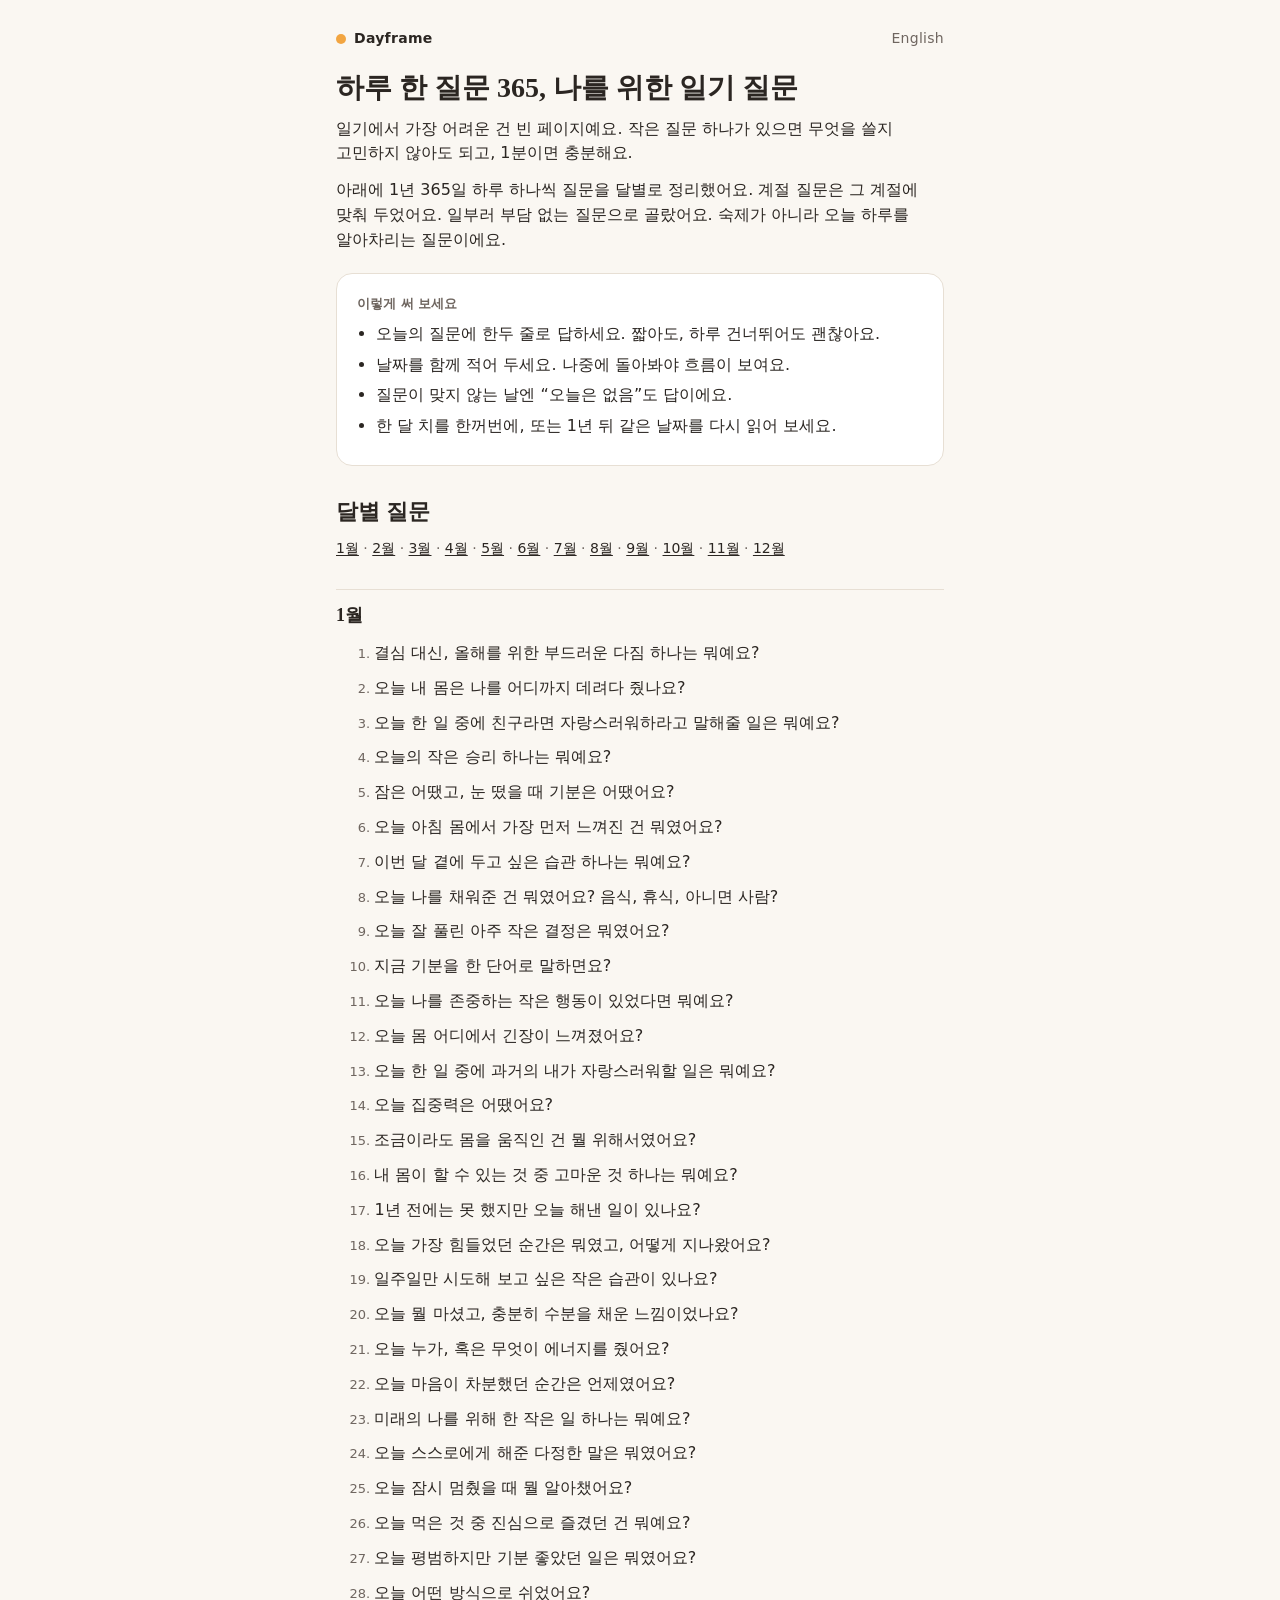
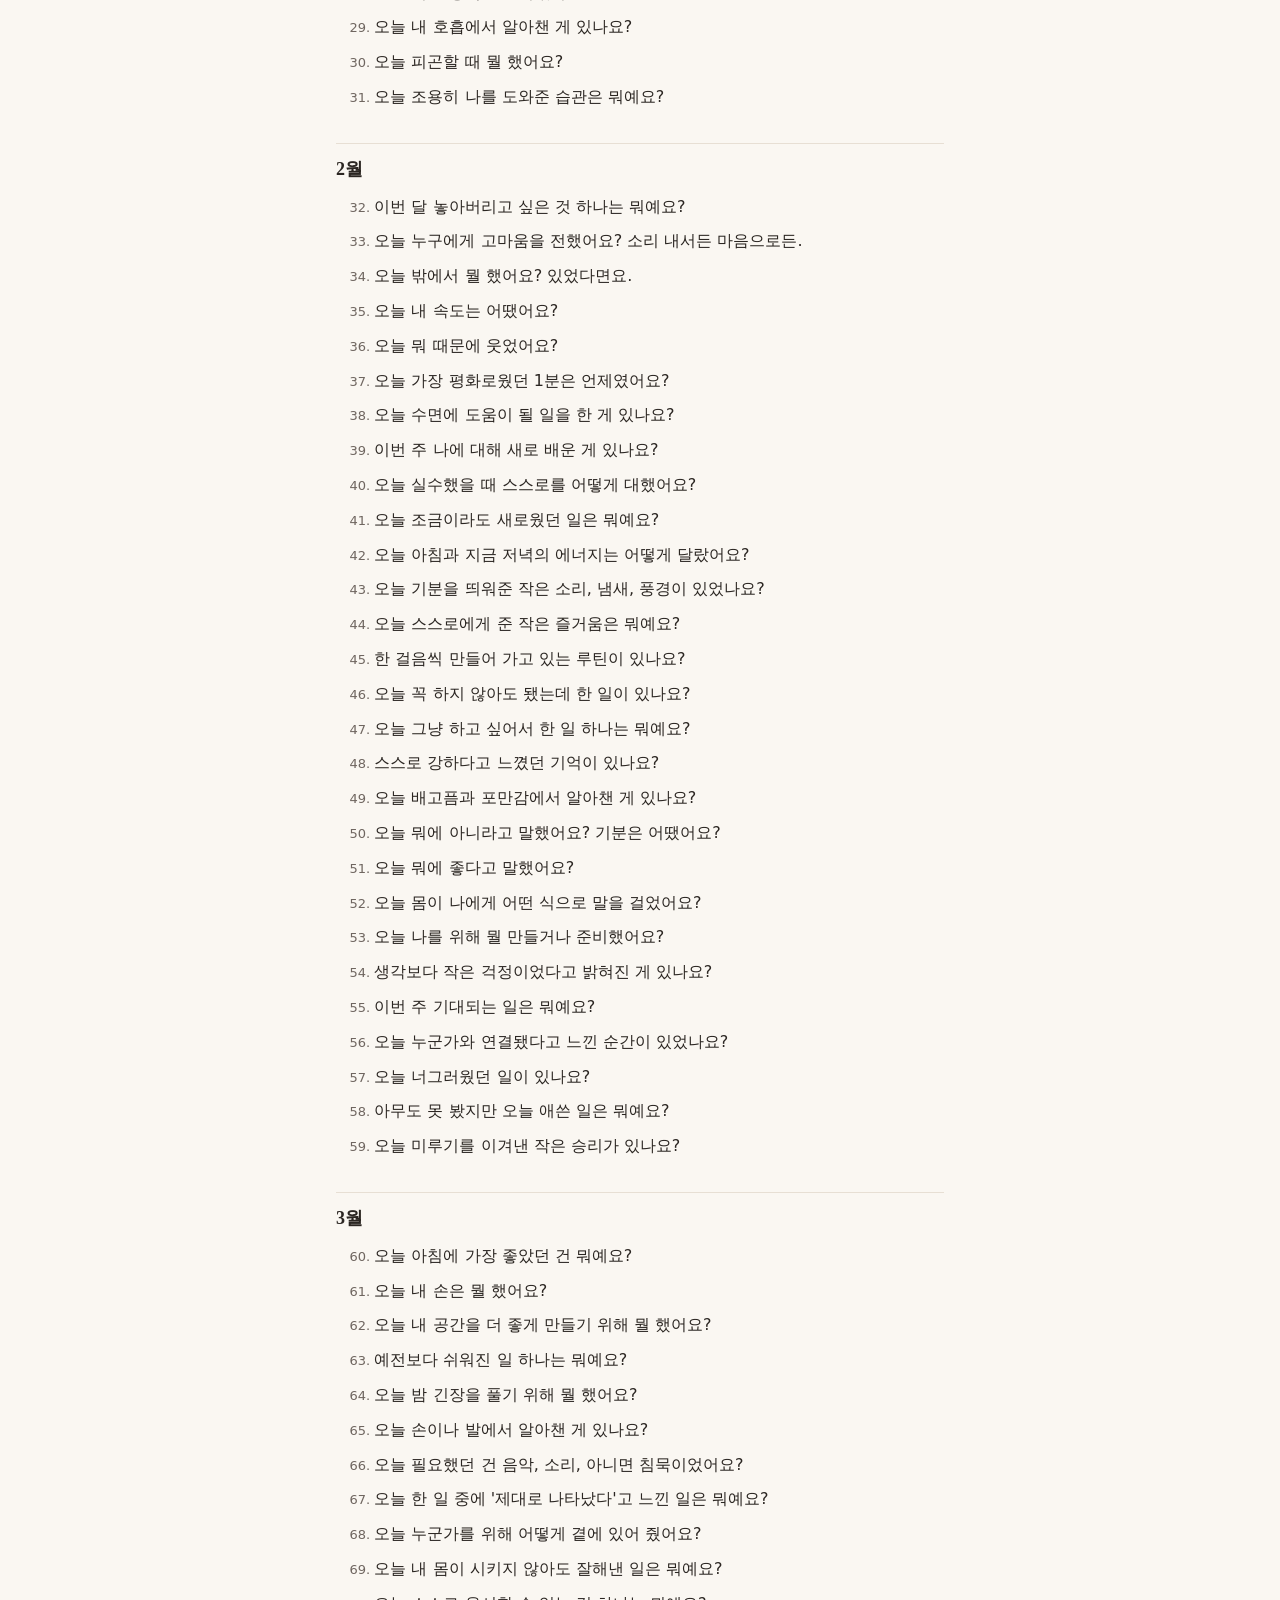
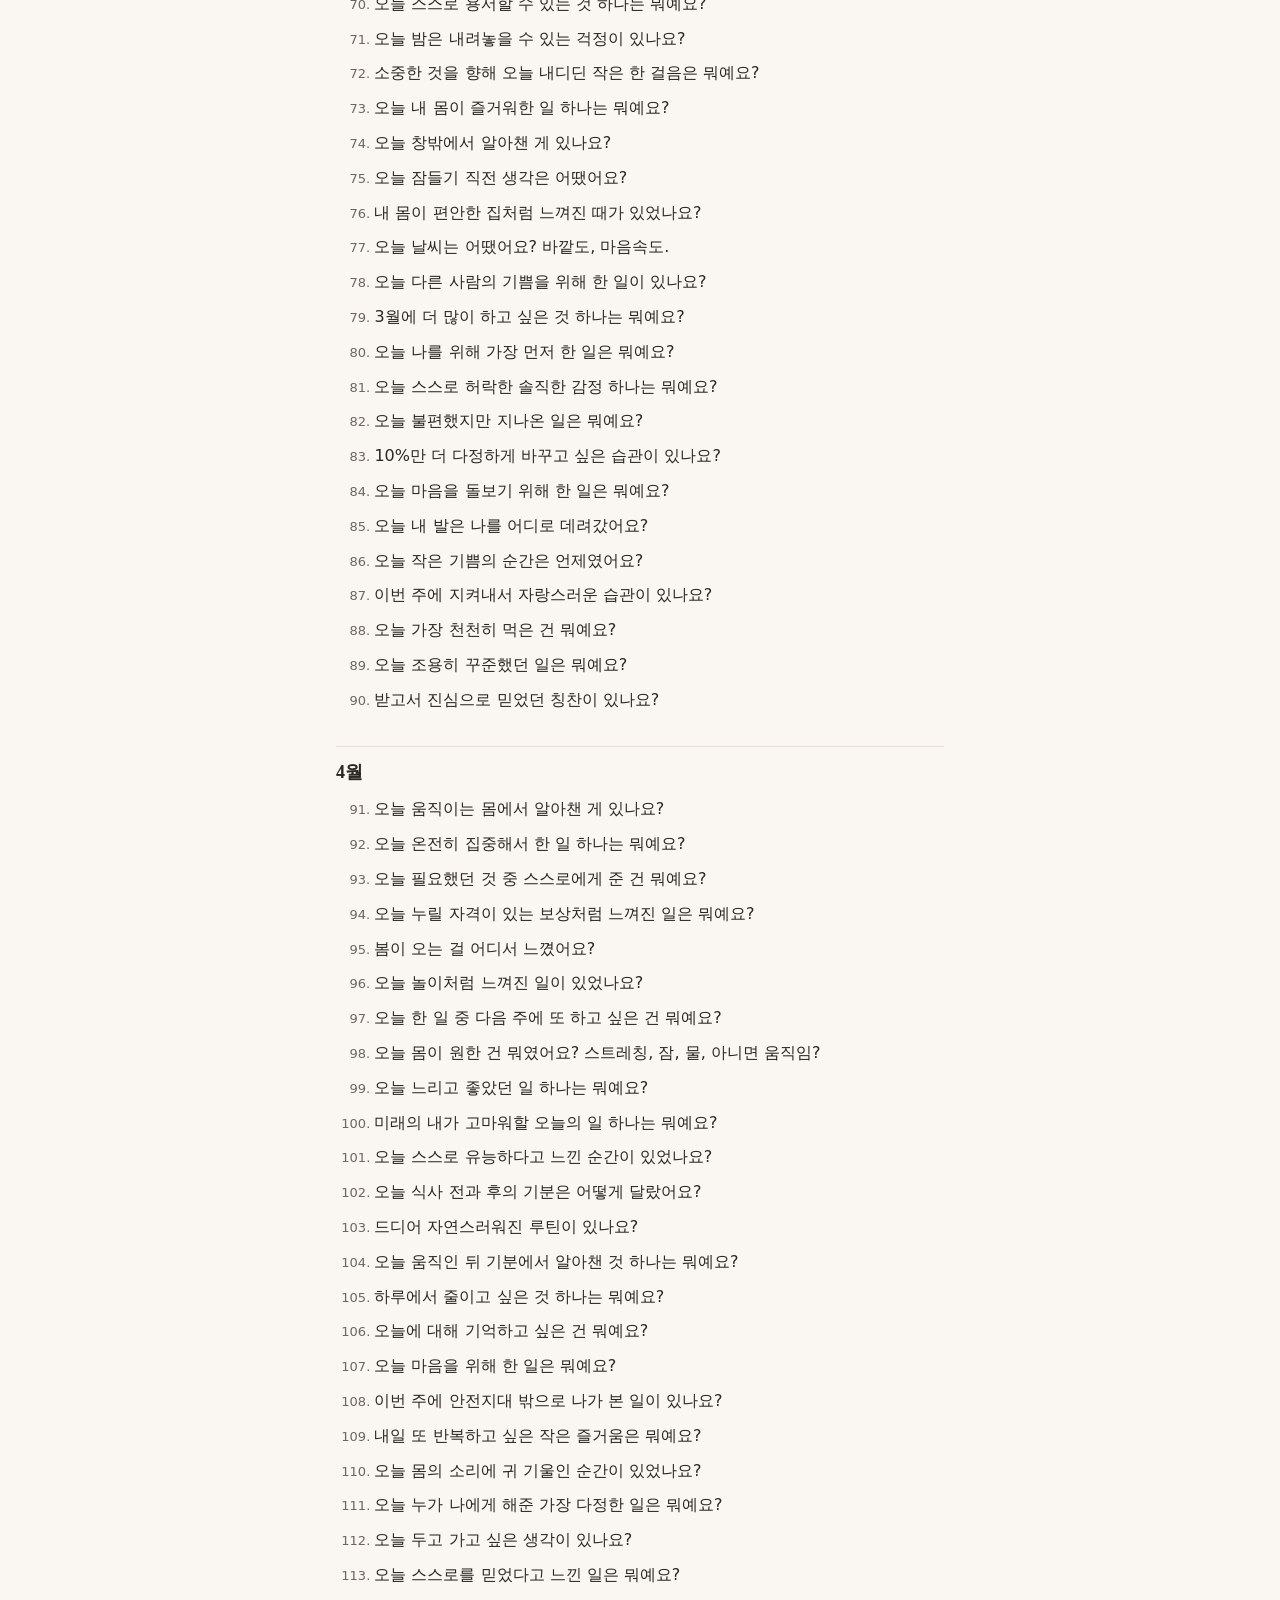
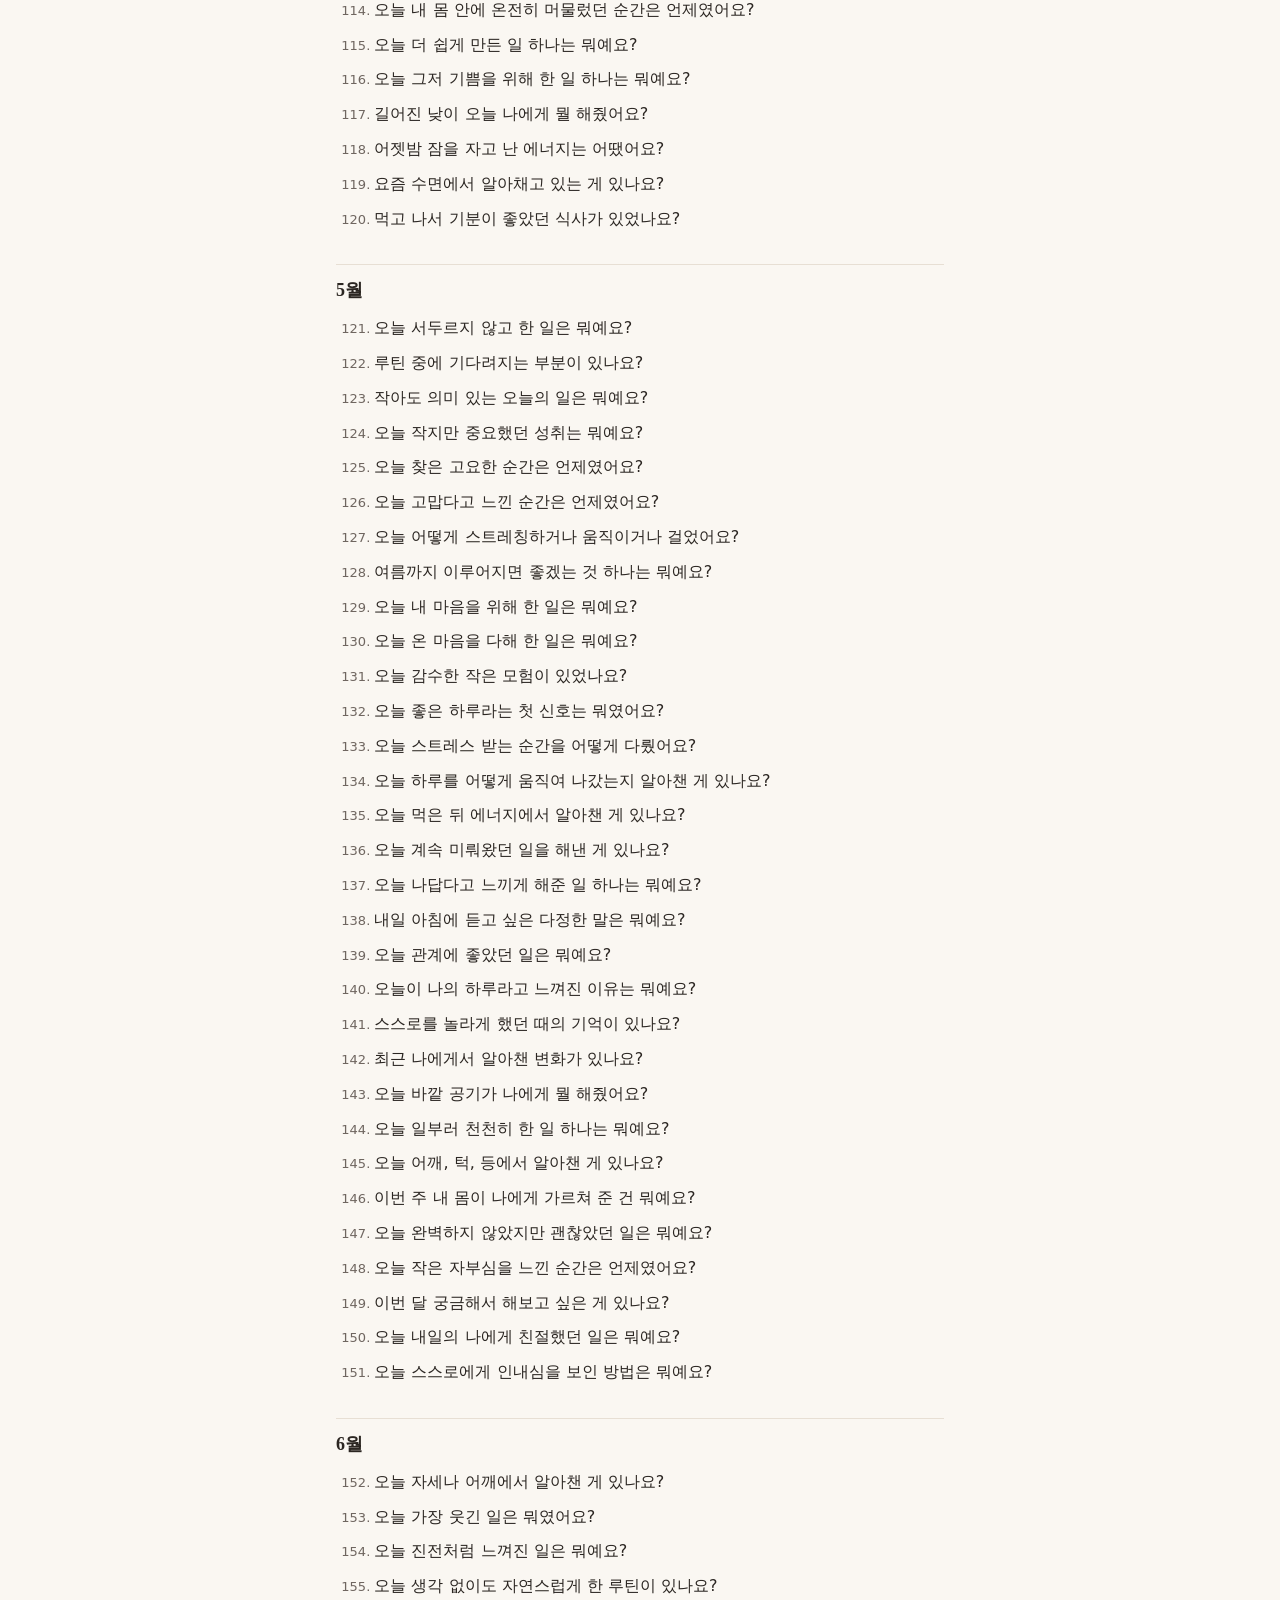
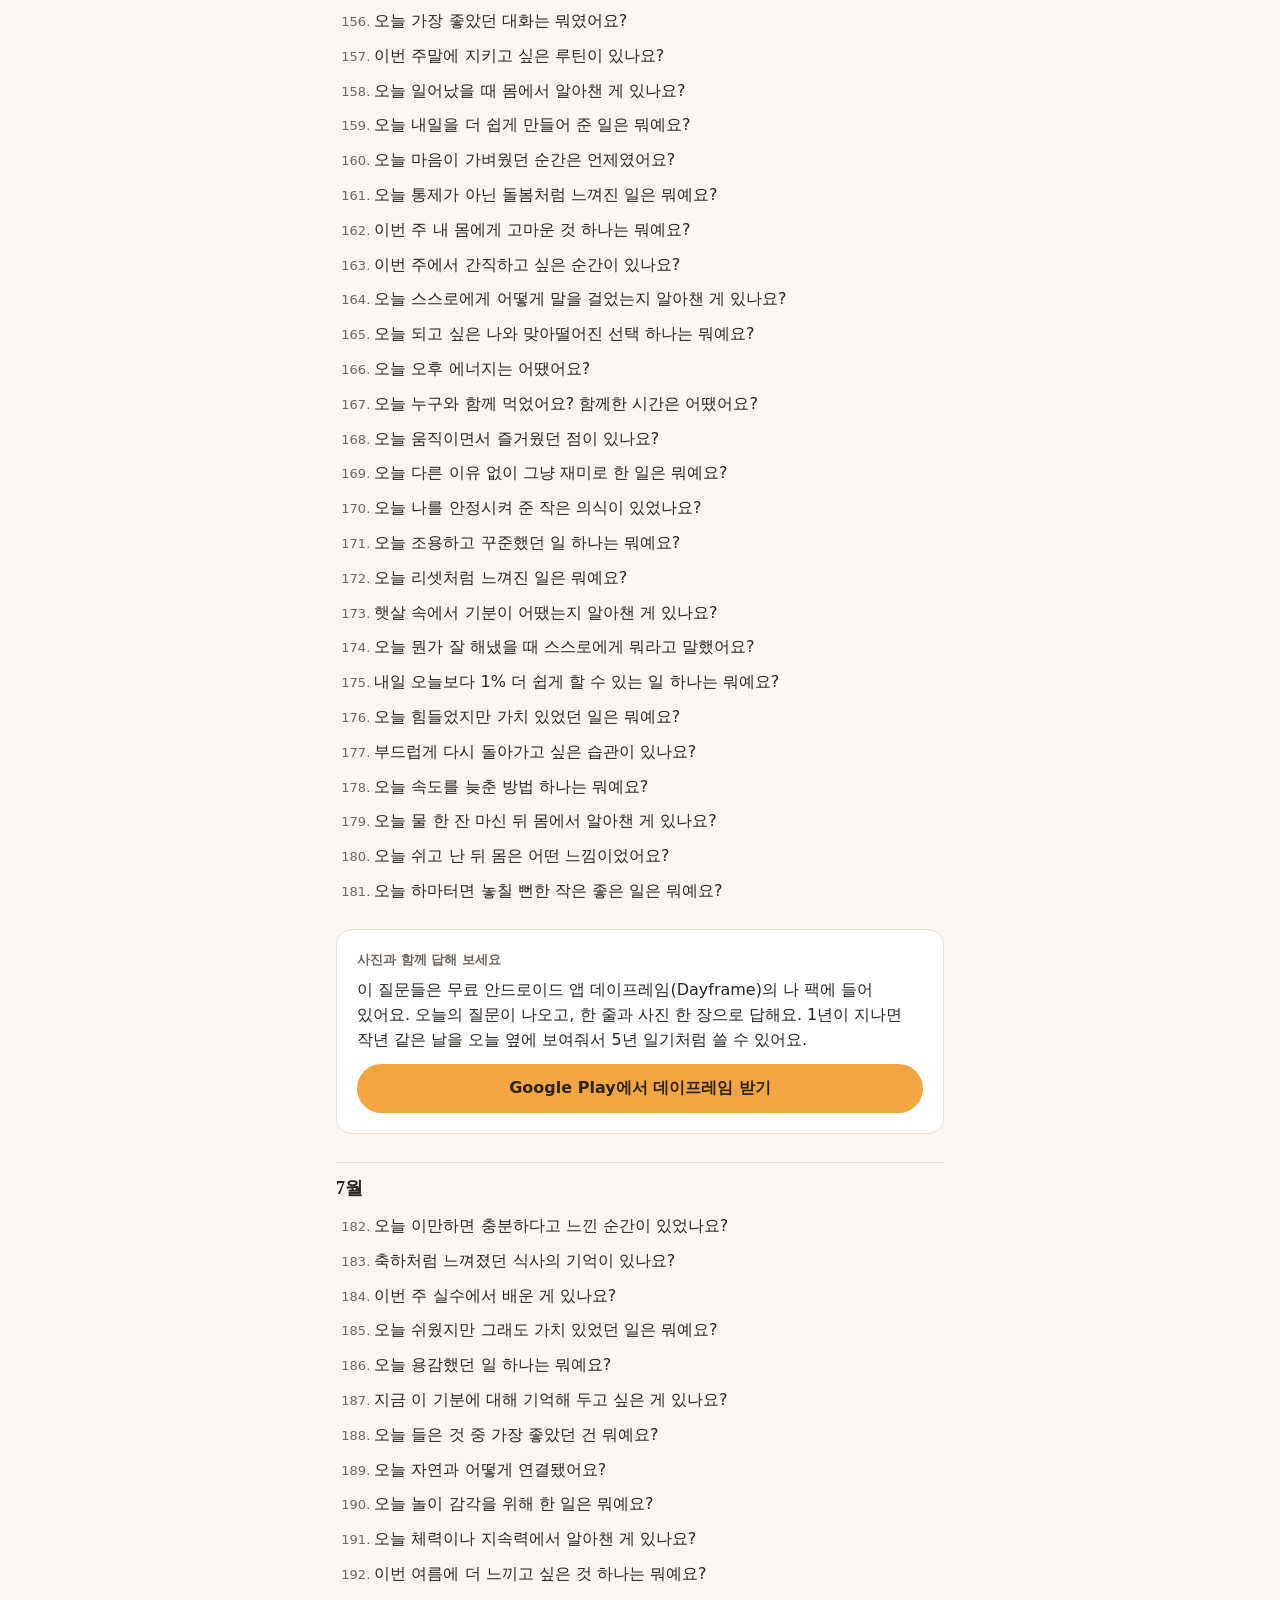
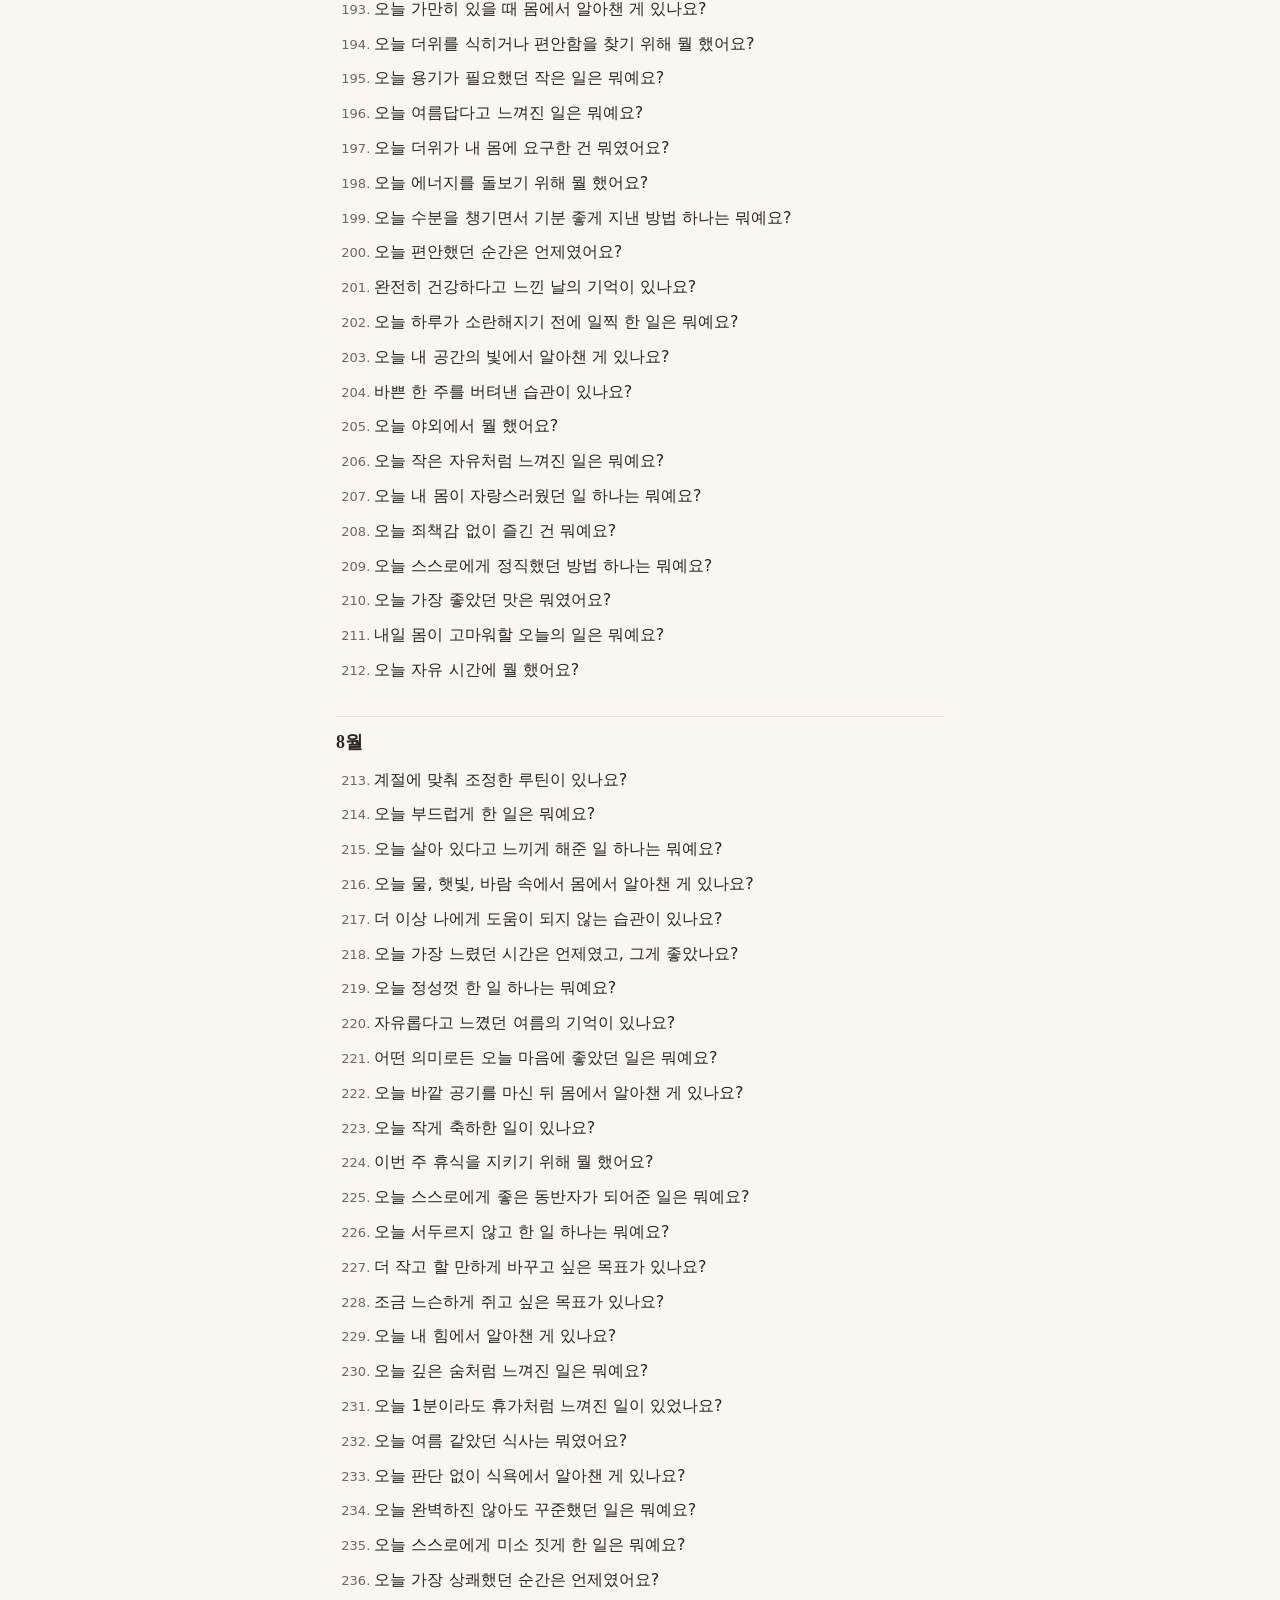
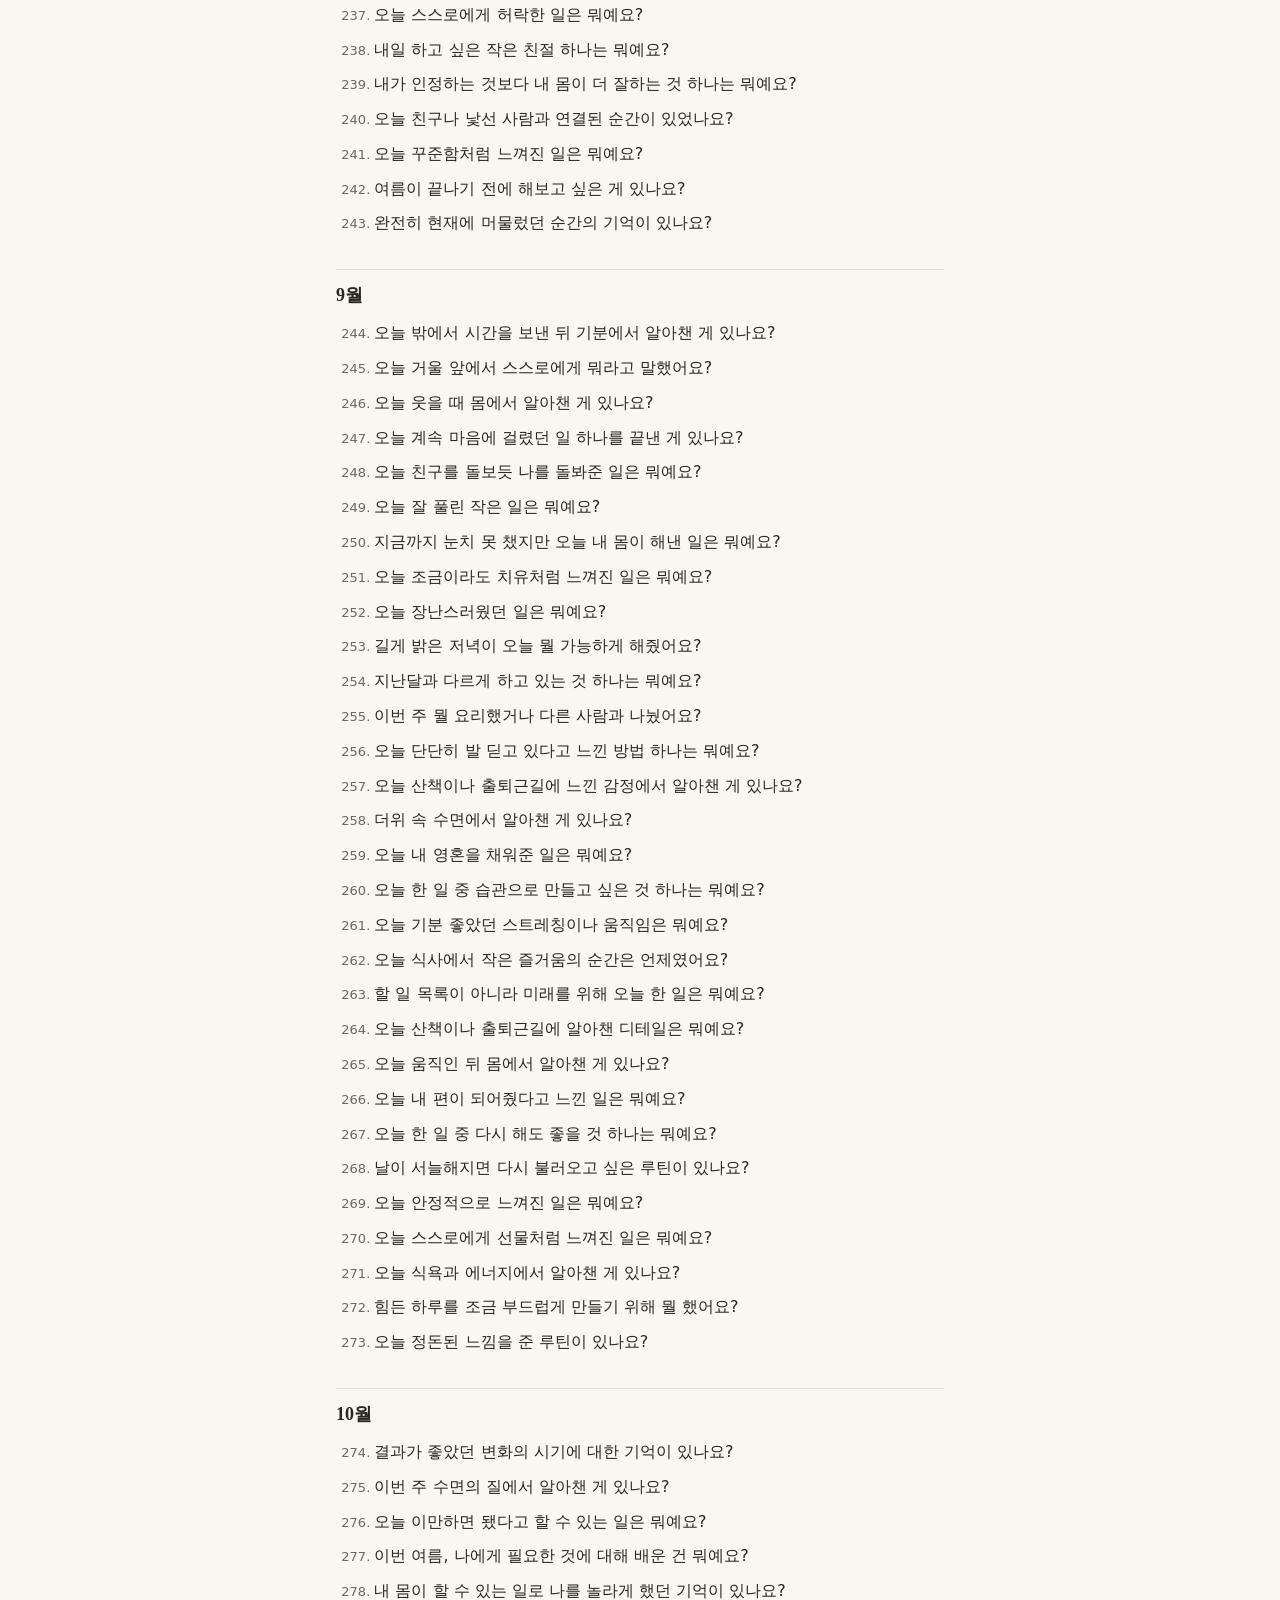
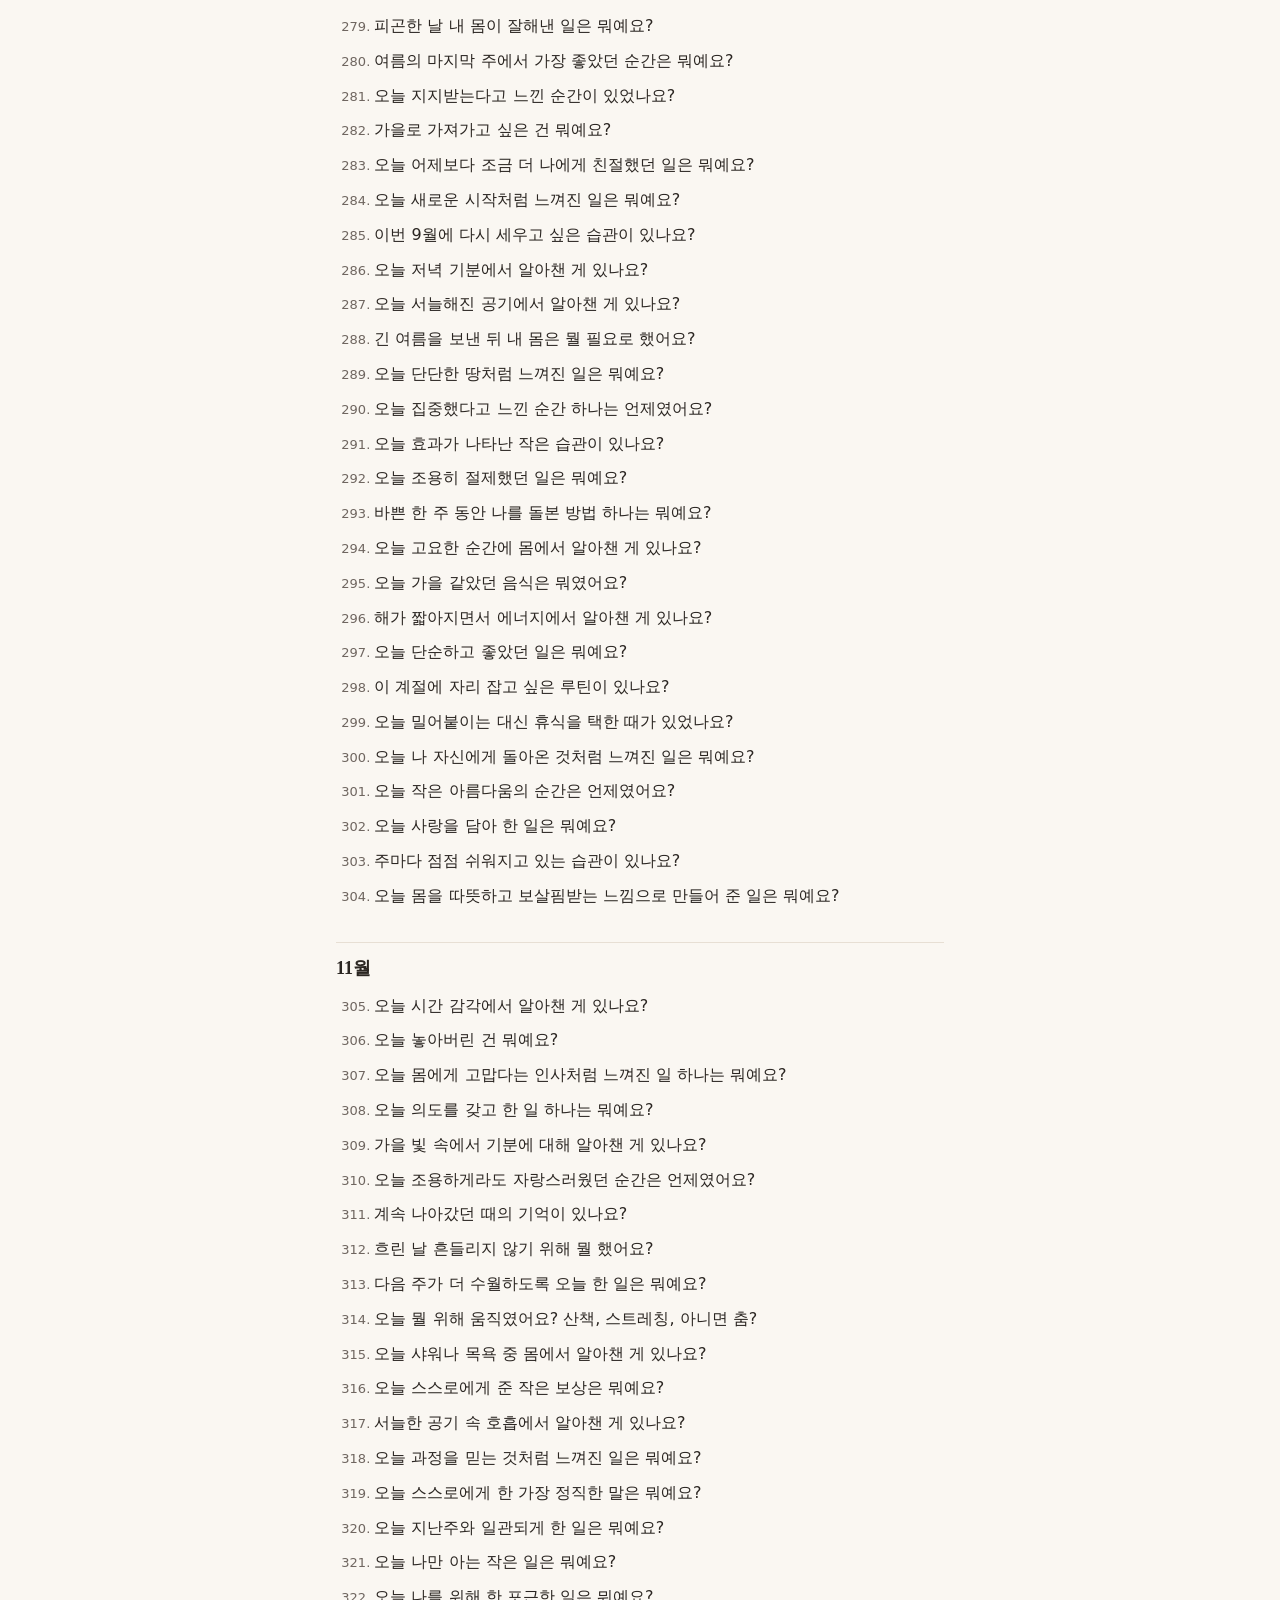
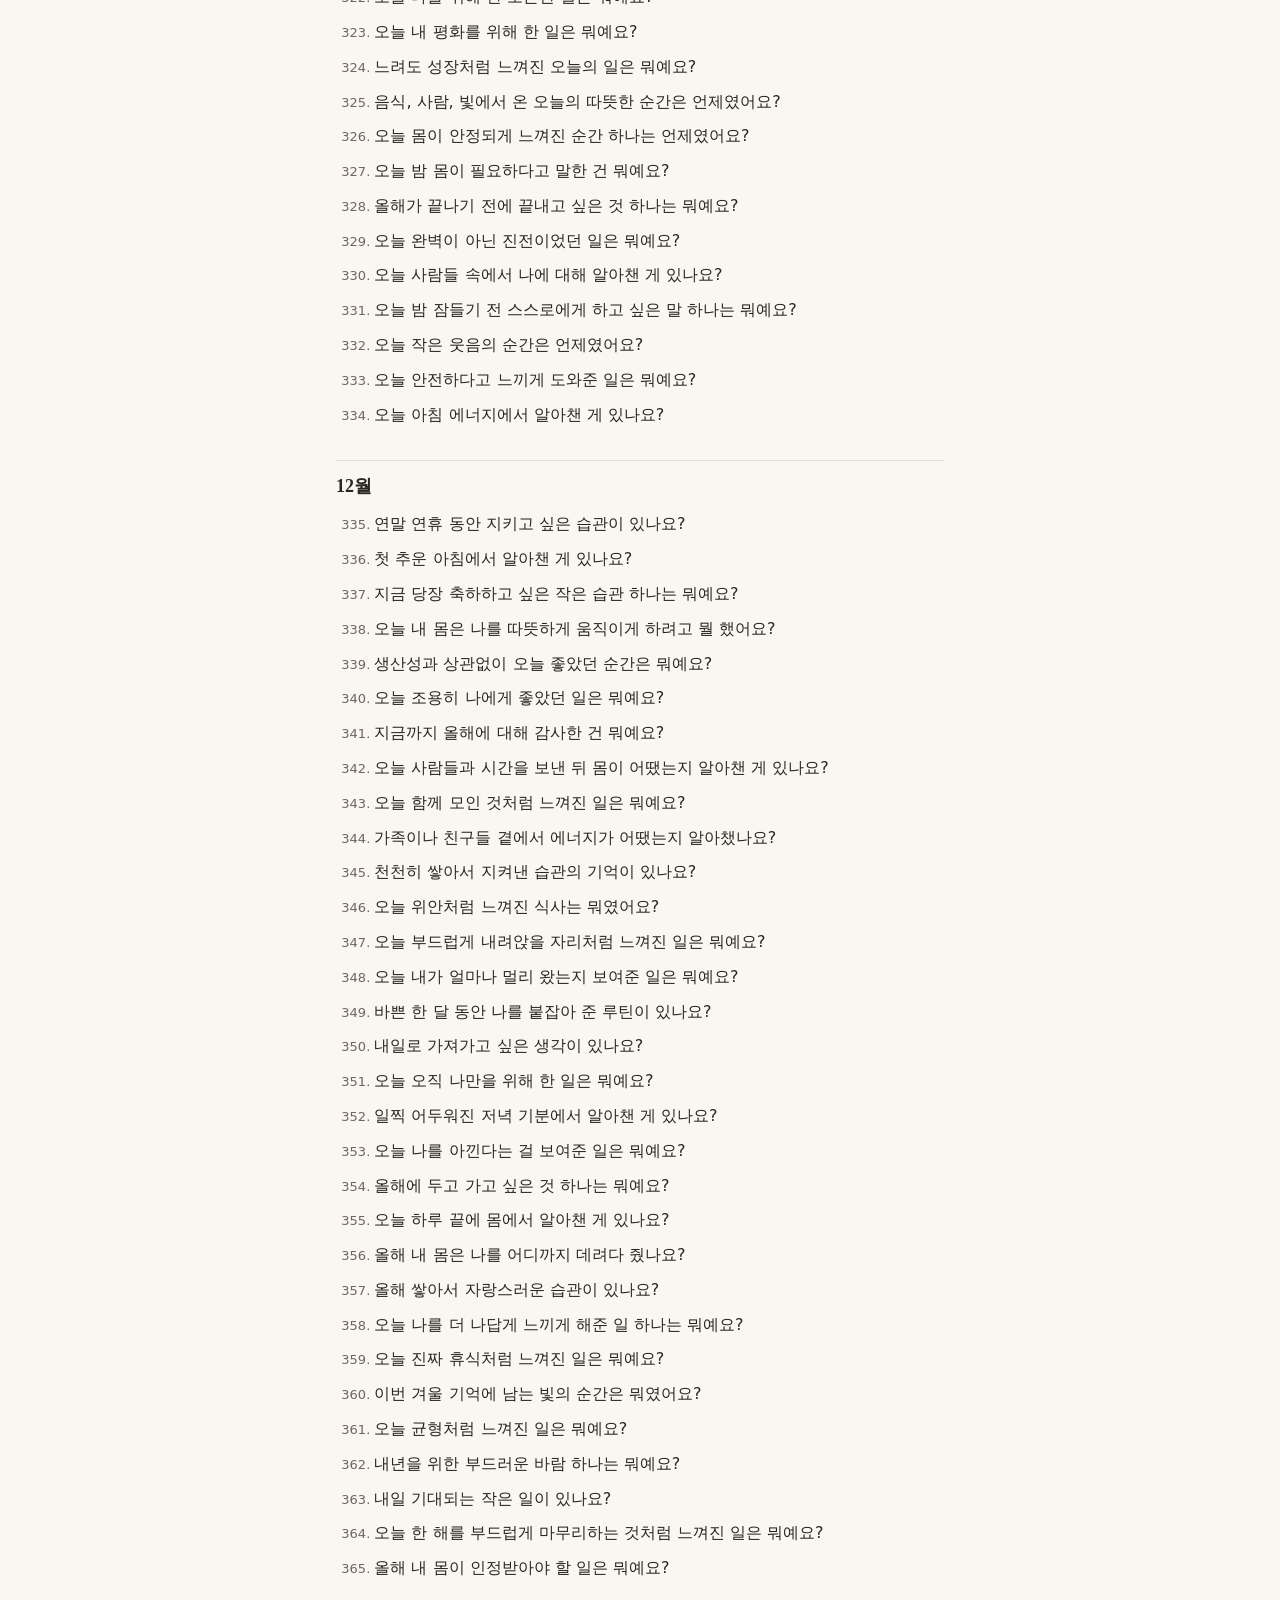
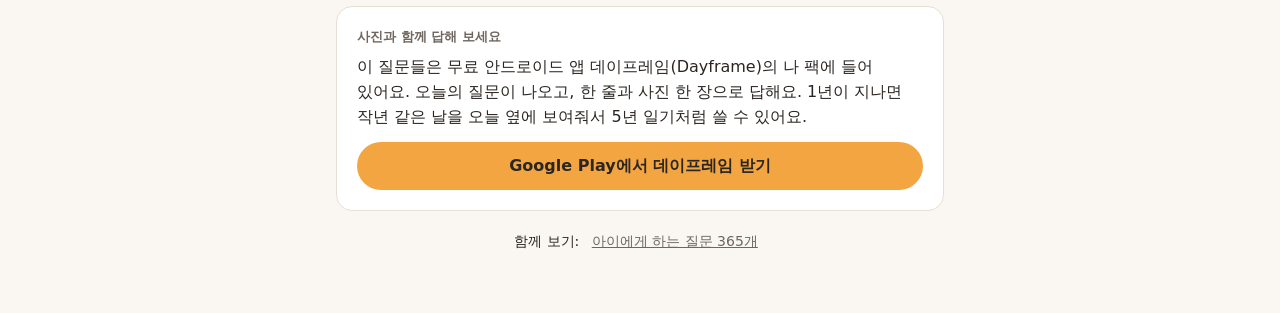
<file: dayframe/questions/me/ko/index.html>
<!doctype html>
<html lang="ko">
<head>
<meta charset="utf-8">
<meta name="viewport" content="width=device-width, initial-scale=1, viewport-fit=cover">
<meta http-equiv="Content-Security-Policy" content="default-src 'none'; style-src 'self'; img-src 'self' data:; base-uri 'none'; form-action 'none'">
<meta name="theme-color" content="#FAF7F2">
<title>하루 한 질문 365, 나를 위한 일기 질문 | 데이프레임</title>
<meta name="description" content="1년 하루하루에 하나씩, 나에게 묻는 짧은 일기 질문 365개를 달별로 정리했어요. 1분이면 답할 수 있는 질문들이에요.">
<link rel="canonical" href="https://hyunjunghoon.github.io/dayframe/questions/me/ko/">
<link rel="alternate" hreflang="en" href="https://hyunjunghoon.github.io/dayframe/questions/me/">
<link rel="alternate" hreflang="ko" href="https://hyunjunghoon.github.io/dayframe/questions/me/ko/">
<link rel="stylesheet" href="/dayframe/style.css">
</head>
<body>
  <main class="wide">
    <div class="brand"><a class="home" href="/dayframe/"><span class="dot" aria-hidden="true"></span>Dayframe</a><span class="lang"><a href="/dayframe/questions/me/" hreflang="en">English</a></span></div>
    <h1>하루 한 질문 365, 나를 위한 일기 질문</h1>
    <p>일기에서 가장 어려운 건 빈 페이지예요. 작은 질문 하나가 있으면 무엇을 쓸지 고민하지 않아도 되고, 1분이면 충분해요.</p><p>아래에 1년 365일 하루 하나씩 질문을 달별로 정리했어요. 계절 질문은 그 계절에 맞춰 두었어요. 일부러 부담 없는 질문으로 골랐어요. 숙제가 아니라 오늘 하루를 알아차리는 질문이에요.</p>
    <section class="card"><p class="label">이렇게 써 보세요</p><ul><li>오늘의 질문에 한두 줄로 답하세요. 짧아도, 하루 건너뛰어도 괜찮아요.</li><li>날짜를 함께 적어 두세요. 나중에 돌아봐야 흐름이 보여요.</li><li>질문이 맞지 않는 날엔 “오늘은 없음”도 답이에요.</li><li>한 달 치를 한꺼번에, 또는 1년 뒤 같은 날짜를 다시 읽어 보세요.</li></ul></section>
    
    <h2>달별 질문</h2>
    <p class="toc"><a href="#m1">1월</a> · <a href="#m2">2월</a> · <a href="#m3">3월</a> · <a href="#m4">4월</a> · <a href="#m5">5월</a> · <a href="#m6">6월</a> · <a href="#m7">7월</a> · <a href="#m8">8월</a> · <a href="#m9">9월</a> · <a href="#m10">10월</a> · <a href="#m11">11월</a> · <a href="#m12">12월</a></p>
    <section class="month" id="m1"><h3>1월</h3><ol start="1"><li>결심 대신, 올해를 위한 부드러운 다짐 하나는 뭐예요?</li><li>오늘 내 몸은 나를 어디까지 데려다 줬나요?</li><li>오늘 한 일 중에 친구라면 자랑스러워하라고 말해줄 일은 뭐예요?</li><li>오늘의 작은 승리 하나는 뭐예요?</li><li>잠은 어땠고, 눈 떴을 때 기분은 어땠어요?</li><li>오늘 아침 몸에서 가장 먼저 느껴진 건 뭐였어요?</li><li>이번 달 곁에 두고 싶은 습관 하나는 뭐예요?</li><li>오늘 나를 채워준 건 뭐였어요? 음식, 휴식, 아니면 사람?</li><li>오늘 잘 풀린 아주 작은 결정은 뭐였어요?</li><li>지금 기분을 한 단어로 말하면요?</li><li>오늘 나를 존중하는 작은 행동이 있었다면 뭐예요?</li><li>오늘 몸 어디에서 긴장이 느껴졌어요?</li><li>오늘 한 일 중에 과거의 내가 자랑스러워할 일은 뭐예요?</li><li>오늘 집중력은 어땠어요?</li><li>조금이라도 몸을 움직인 건 뭘 위해서였어요?</li><li>내 몸이 할 수 있는 것 중 고마운 것 하나는 뭐예요?</li><li>1년 전에는 못 했지만 오늘 해낸 일이 있나요?</li><li>오늘 가장 힘들었던 순간은 뭐였고, 어떻게 지나왔어요?</li><li>일주일만 시도해 보고 싶은 작은 습관이 있나요?</li><li>오늘 뭘 마셨고, 충분히 수분을 채운 느낌이었나요?</li><li>오늘 누가, 혹은 무엇이 에너지를 줬어요?</li><li>오늘 마음이 차분했던 순간은 언제였어요?</li><li>미래의 나를 위해 한 작은 일 하나는 뭐예요?</li><li>오늘 스스로에게 해준 다정한 말은 뭐였어요?</li><li>오늘 잠시 멈췄을 때 뭘 알아챘어요?</li><li>오늘 먹은 것 중 진심으로 즐겼던 건 뭐예요?</li><li>오늘 평범하지만 기분 좋았던 일은 뭐였어요?</li><li>오늘 어떤 방식으로 쉬었어요?</li><li>오늘 내 호흡에서 알아챈 게 있나요?</li><li>오늘 피곤할 때 뭘 했어요?</li><li>오늘 조용히 나를 도와준 습관은 뭐예요?</li></ol></section><section class="month" id="m2"><h3>2월</h3><ol start="32"><li>이번 달 놓아버리고 싶은 것 하나는 뭐예요?</li><li>오늘 누구에게 고마움을 전했어요? 소리 내서든 마음으로든.</li><li>오늘 밖에서 뭘 했어요? 있었다면요.</li><li>오늘 내 속도는 어땠어요?</li><li>오늘 뭐 때문에 웃었어요?</li><li>오늘 가장 평화로웠던 1분은 언제였어요?</li><li>오늘 수면에 도움이 될 일을 한 게 있나요?</li><li>이번 주 나에 대해 새로 배운 게 있나요?</li><li>오늘 실수했을 때 스스로를 어떻게 대했어요?</li><li>오늘 조금이라도 새로웠던 일은 뭐예요?</li><li>오늘 아침과 지금 저녁의 에너지는 어떻게 달랐어요?</li><li>오늘 기분을 띄워준 작은 소리, 냄새, 풍경이 있었나요?</li><li>오늘 스스로에게 준 작은 즐거움은 뭐예요?</li><li>한 걸음씩 만들어 가고 있는 루틴이 있나요?</li><li>오늘 꼭 하지 않아도 됐는데 한 일이 있나요?</li><li>오늘 그냥 하고 싶어서 한 일 하나는 뭐예요?</li><li>스스로 강하다고 느꼈던 기억이 있나요?</li><li>오늘 배고픔과 포만감에서 알아챈 게 있나요?</li><li>오늘 뭐에 아니라고 말했어요? 기분은 어땠어요?</li><li>오늘 뭐에 좋다고 말했어요?</li><li>오늘 몸이 나에게 어떤 식으로 말을 걸었어요?</li><li>오늘 나를 위해 뭘 만들거나 준비했어요?</li><li>생각보다 작은 걱정이었다고 밝혀진 게 있나요?</li><li>이번 주 기대되는 일은 뭐예요?</li><li>오늘 누군가와 연결됐다고 느낀 순간이 있었나요?</li><li>오늘 너그러웠던 일이 있나요?</li><li>아무도 못 봤지만 오늘 애쓴 일은 뭐예요?</li><li>오늘 미루기를 이겨낸 작은 승리가 있나요?</li></ol></section><section class="month" id="m3"><h3>3월</h3><ol start="60"><li>오늘 아침에 가장 좋았던 건 뭐예요?</li><li>오늘 내 손은 뭘 했어요?</li><li>오늘 내 공간을 더 좋게 만들기 위해 뭘 했어요?</li><li>예전보다 쉬워진 일 하나는 뭐예요?</li><li>오늘 밤 긴장을 풀기 위해 뭘 했어요?</li><li>오늘 손이나 발에서 알아챈 게 있나요?</li><li>오늘 필요했던 건 음악, 소리, 아니면 침묵이었어요?</li><li>오늘 한 일 중에 &#x27;제대로 나타났다&#x27;고 느낀 일은 뭐예요?</li><li>오늘 누군가를 위해 어떻게 곁에 있어 줬어요?</li><li>오늘 내 몸이 시키지 않아도 잘해낸 일은 뭐예요?</li><li>오늘 스스로 용서할 수 있는 것 하나는 뭐예요?</li><li>오늘 밤은 내려놓을 수 있는 걱정이 있나요?</li><li>소중한 것을 향해 오늘 내디딘 작은 한 걸음은 뭐예요?</li><li>오늘 내 몸이 즐거워한 일 하나는 뭐예요?</li><li>오늘 창밖에서 알아챈 게 있나요?</li><li>오늘 잠들기 직전 생각은 어땠어요?</li><li>내 몸이 편안한 집처럼 느껴진 때가 있었나요?</li><li>오늘 날씨는 어땠어요? 바깥도, 마음속도.</li><li>오늘 다른 사람의 기쁨을 위해 한 일이 있나요?</li><li>3월에 더 많이 하고 싶은 것 하나는 뭐예요?</li><li>오늘 나를 위해 가장 먼저 한 일은 뭐예요?</li><li>오늘 스스로 허락한 솔직한 감정 하나는 뭐예요?</li><li>오늘 불편했지만 지나온 일은 뭐예요?</li><li>10%만 더 다정하게 바꾸고 싶은 습관이 있나요?</li><li>오늘 마음을 돌보기 위해 한 일은 뭐예요?</li><li>오늘 내 발은 나를 어디로 데려갔어요?</li><li>오늘 작은 기쁨의 순간은 언제였어요?</li><li>이번 주에 지켜내서 자랑스러운 습관이 있나요?</li><li>오늘 가장 천천히 먹은 건 뭐예요?</li><li>오늘 조용히 꾸준했던 일은 뭐예요?</li><li>받고서 진심으로 믿었던 칭찬이 있나요?</li></ol></section><section class="month" id="m4"><h3>4월</h3><ol start="91"><li>오늘 움직이는 몸에서 알아챈 게 있나요?</li><li>오늘 온전히 집중해서 한 일 하나는 뭐예요?</li><li>오늘 필요했던 것 중 스스로에게 준 건 뭐예요?</li><li>오늘 누릴 자격이 있는 보상처럼 느껴진 일은 뭐예요?</li><li>봄이 오는 걸 어디서 느꼈어요?</li><li>오늘 놀이처럼 느껴진 일이 있었나요?</li><li>오늘 한 일 중 다음 주에 또 하고 싶은 건 뭐예요?</li><li>오늘 몸이 원한 건 뭐였어요? 스트레칭, 잠, 물, 아니면 움직임?</li><li>오늘 느리고 좋았던 일 하나는 뭐예요?</li><li>미래의 내가 고마워할 오늘의 일 하나는 뭐예요?</li><li>오늘 스스로 유능하다고 느낀 순간이 있었나요?</li><li>오늘 식사 전과 후의 기분은 어떻게 달랐어요?</li><li>드디어 자연스러워진 루틴이 있나요?</li><li>오늘 움직인 뒤 기분에서 알아챈 것 하나는 뭐예요?</li><li>하루에서 줄이고 싶은 것 하나는 뭐예요?</li><li>오늘에 대해 기억하고 싶은 건 뭐예요?</li><li>오늘 마음을 위해 한 일은 뭐예요?</li><li>이번 주에 안전지대 밖으로 나가 본 일이 있나요?</li><li>내일 또 반복하고 싶은 작은 즐거움은 뭐예요?</li><li>오늘 몸의 소리에 귀 기울인 순간이 있었나요?</li><li>오늘 누가 나에게 해준 가장 다정한 일은 뭐예요?</li><li>오늘 두고 가고 싶은 생각이 있나요?</li><li>오늘 스스로를 믿었다고 느낀 일은 뭐예요?</li><li>오늘 내 몸 안에 온전히 머물렀던 순간은 언제였어요?</li><li>오늘 더 쉽게 만든 일 하나는 뭐예요?</li><li>오늘 그저 기쁨을 위해 한 일 하나는 뭐예요?</li><li>길어진 낮이 오늘 나에게 뭘 해줬어요?</li><li>어젯밤 잠을 자고 난 에너지는 어땠어요?</li><li>요즘 수면에서 알아채고 있는 게 있나요?</li><li>먹고 나서 기분이 좋았던 식사가 있었나요?</li></ol></section><section class="month" id="m5"><h3>5월</h3><ol start="121"><li>오늘 서두르지 않고 한 일은 뭐예요?</li><li>루틴 중에 기다려지는 부분이 있나요?</li><li>작아도 의미 있는 오늘의 일은 뭐예요?</li><li>오늘 작지만 중요했던 성취는 뭐예요?</li><li>오늘 찾은 고요한 순간은 언제였어요?</li><li>오늘 고맙다고 느낀 순간은 언제였어요?</li><li>오늘 어떻게 스트레칭하거나 움직이거나 걸었어요?</li><li>여름까지 이루어지면 좋겠는 것 하나는 뭐예요?</li><li>오늘 내 마음을 위해 한 일은 뭐예요?</li><li>오늘 온 마음을 다해 한 일은 뭐예요?</li><li>오늘 감수한 작은 모험이 있었나요?</li><li>오늘 좋은 하루라는 첫 신호는 뭐였어요?</li><li>오늘 스트레스 받는 순간을 어떻게 다뤘어요?</li><li>오늘 하루를 어떻게 움직여 나갔는지 알아챈 게 있나요?</li><li>오늘 먹은 뒤 에너지에서 알아챈 게 있나요?</li><li>오늘 계속 미뤄왔던 일을 해낸 게 있나요?</li><li>오늘 나답다고 느끼게 해준 일 하나는 뭐예요?</li><li>내일 아침에 듣고 싶은 다정한 말은 뭐예요?</li><li>오늘 관계에 좋았던 일은 뭐예요?</li><li>오늘이 나의 하루라고 느껴진 이유는 뭐예요?</li><li>스스로를 놀라게 했던 때의 기억이 있나요?</li><li>최근 나에게서 알아챈 변화가 있나요?</li><li>오늘 바깥 공기가 나에게 뭘 해줬어요?</li><li>오늘 일부러 천천히 한 일 하나는 뭐예요?</li><li>오늘 어깨, 턱, 등에서 알아챈 게 있나요?</li><li>이번 주 내 몸이 나에게 가르쳐 준 건 뭐예요?</li><li>오늘 완벽하지 않았지만 괜찮았던 일은 뭐예요?</li><li>오늘 작은 자부심을 느낀 순간은 언제였어요?</li><li>이번 달 궁금해서 해보고 싶은 게 있나요?</li><li>오늘 내일의 나에게 친절했던 일은 뭐예요?</li><li>오늘 스스로에게 인내심을 보인 방법은 뭐예요?</li></ol></section><section class="month" id="m6"><h3>6월</h3><ol start="152"><li>오늘 자세나 어깨에서 알아챈 게 있나요?</li><li>오늘 가장 웃긴 일은 뭐였어요?</li><li>오늘 진전처럼 느껴진 일은 뭐예요?</li><li>오늘 생각 없이도 자연스럽게 한 루틴이 있나요?</li><li>오늘 가장 좋았던 대화는 뭐였어요?</li><li>이번 주말에 지키고 싶은 루틴이 있나요?</li><li>오늘 일어났을 때 몸에서 알아챈 게 있나요?</li><li>오늘 내일을 더 쉽게 만들어 준 일은 뭐예요?</li><li>오늘 마음이 가벼웠던 순간은 언제였어요?</li><li>오늘 통제가 아닌 돌봄처럼 느껴진 일은 뭐예요?</li><li>이번 주 내 몸에게 고마운 것 하나는 뭐예요?</li><li>이번 주에서 간직하고 싶은 순간이 있나요?</li><li>오늘 스스로에게 어떻게 말을 걸었는지 알아챈 게 있나요?</li><li>오늘 되고 싶은 나와 맞아떨어진 선택 하나는 뭐예요?</li><li>오늘 오후 에너지는 어땠어요?</li><li>오늘 누구와 함께 먹었어요? 함께한 시간은 어땠어요?</li><li>오늘 움직이면서 즐거웠던 점이 있나요?</li><li>오늘 다른 이유 없이 그냥 재미로 한 일은 뭐예요?</li><li>오늘 나를 안정시켜 준 작은 의식이 있었나요?</li><li>오늘 조용하고 꾸준했던 일 하나는 뭐예요?</li><li>오늘 리셋처럼 느껴진 일은 뭐예요?</li><li>햇살 속에서 기분이 어땠는지 알아챈 게 있나요?</li><li>오늘 뭔가 잘 해냈을 때 스스로에게 뭐라고 말했어요?</li><li>내일 오늘보다 1% 더 쉽게 할 수 있는 일 하나는 뭐예요?</li><li>오늘 힘들었지만 가치 있었던 일은 뭐예요?</li><li>부드럽게 다시 돌아가고 싶은 습관이 있나요?</li><li>오늘 속도를 늦춘 방법 하나는 뭐예요?</li><li>오늘 물 한 잔 마신 뒤 몸에서 알아챈 게 있나요?</li><li>오늘 쉬고 난 뒤 몸은 어떤 느낌이었어요?</li><li>오늘 하마터면 놓칠 뻔한 작은 좋은 일은 뭐예요?</li></ol></section><section class="card cta"><p class="label">사진과 함께 답해 보세요</p><p>이 질문들은 무료 안드로이드 앱 데이프레임(Dayframe)의 나 팩에 들어 있어요. 오늘의 질문이 나오고, 한 줄과 사진 한 장으로 답해요. 1년이 지나면 작년 같은 날을 오늘 옆에 보여줘서 5년 일기처럼 쓸 수 있어요.</p><a class="btn btn-primary" href="https://play.google.com/store/apps/details?id=com.tallowbird.dayframe&amp;referrer=utm_source%3Dhyunjunghoon.github.io%26utm_medium%3Dweb%26utm_campaign%3Dquestions_me_ko_mid" rel="noopener">Google Play에서 데이프레임 받기</a></section><section class="month" id="m7"><h3>7월</h3><ol start="182"><li>오늘 이만하면 충분하다고 느낀 순간이 있었나요?</li><li>축하처럼 느껴졌던 식사의 기억이 있나요?</li><li>이번 주 실수에서 배운 게 있나요?</li><li>오늘 쉬웠지만 그래도 가치 있었던 일은 뭐예요?</li><li>오늘 용감했던 일 하나는 뭐예요?</li><li>지금 이 기분에 대해 기억해 두고 싶은 게 있나요?</li><li>오늘 들은 것 중 가장 좋았던 건 뭐예요?</li><li>오늘 자연과 어떻게 연결됐어요?</li><li>오늘 놀이 감각을 위해 한 일은 뭐예요?</li><li>오늘 체력이나 지속력에서 알아챈 게 있나요?</li><li>이번 여름에 더 느끼고 싶은 것 하나는 뭐예요?</li><li>오늘 가만히 있을 때 몸에서 알아챈 게 있나요?</li><li>오늘 더위를 식히거나 편안함을 찾기 위해 뭘 했어요?</li><li>오늘 용기가 필요했던 작은 일은 뭐예요?</li><li>오늘 여름답다고 느껴진 일은 뭐예요?</li><li>오늘 더위가 내 몸에 요구한 건 뭐였어요?</li><li>오늘 에너지를 돌보기 위해 뭘 했어요?</li><li>오늘 수분을 챙기면서 기분 좋게 지낸 방법 하나는 뭐예요?</li><li>오늘 편안했던 순간은 언제였어요?</li><li>완전히 건강하다고 느낀 날의 기억이 있나요?</li><li>오늘 하루가 소란해지기 전에 일찍 한 일은 뭐예요?</li><li>오늘 내 공간의 빛에서 알아챈 게 있나요?</li><li>바쁜 한 주를 버텨낸 습관이 있나요?</li><li>오늘 야외에서 뭘 했어요?</li><li>오늘 작은 자유처럼 느껴진 일은 뭐예요?</li><li>오늘 내 몸이 자랑스러웠던 일 하나는 뭐예요?</li><li>오늘 죄책감 없이 즐긴 건 뭐예요?</li><li>오늘 스스로에게 정직했던 방법 하나는 뭐예요?</li><li>오늘 가장 좋았던 맛은 뭐였어요?</li><li>내일 몸이 고마워할 오늘의 일은 뭐예요?</li><li>오늘 자유 시간에 뭘 했어요?</li></ol></section><section class="month" id="m8"><h3>8월</h3><ol start="213"><li>계절에 맞춰 조정한 루틴이 있나요?</li><li>오늘 부드럽게 한 일은 뭐예요?</li><li>오늘 살아 있다고 느끼게 해준 일 하나는 뭐예요?</li><li>오늘 물, 햇빛, 바람 속에서 몸에서 알아챈 게 있나요?</li><li>더 이상 나에게 도움이 되지 않는 습관이 있나요?</li><li>오늘 가장 느렸던 시간은 언제였고, 그게 좋았나요?</li><li>오늘 정성껏 한 일 하나는 뭐예요?</li><li>자유롭다고 느꼈던 여름의 기억이 있나요?</li><li>어떤 의미로든 오늘 마음에 좋았던 일은 뭐예요?</li><li>오늘 바깥 공기를 마신 뒤 몸에서 알아챈 게 있나요?</li><li>오늘 작게 축하한 일이 있나요?</li><li>이번 주 휴식을 지키기 위해 뭘 했어요?</li><li>오늘 스스로에게 좋은 동반자가 되어준 일은 뭐예요?</li><li>오늘 서두르지 않고 한 일 하나는 뭐예요?</li><li>더 작고 할 만하게 바꾸고 싶은 목표가 있나요?</li><li>조금 느슨하게 쥐고 싶은 목표가 있나요?</li><li>오늘 내 힘에서 알아챈 게 있나요?</li><li>오늘 깊은 숨처럼 느껴진 일은 뭐예요?</li><li>오늘 1분이라도 휴가처럼 느껴진 일이 있었나요?</li><li>오늘 여름 같았던 식사는 뭐였어요?</li><li>오늘 판단 없이 식욕에서 알아챈 게 있나요?</li><li>오늘 완벽하진 않아도 꾸준했던 일은 뭐예요?</li><li>오늘 스스로에게 미소 짓게 한 일은 뭐예요?</li><li>오늘 가장 상쾌했던 순간은 언제였어요?</li><li>오늘 스스로에게 허락한 일은 뭐예요?</li><li>내일 하고 싶은 작은 친절 하나는 뭐예요?</li><li>내가 인정하는 것보다 내 몸이 더 잘하는 것 하나는 뭐예요?</li><li>오늘 친구나 낯선 사람과 연결된 순간이 있었나요?</li><li>오늘 꾸준함처럼 느껴진 일은 뭐예요?</li><li>여름이 끝나기 전에 해보고 싶은 게 있나요?</li><li>완전히 현재에 머물렀던 순간의 기억이 있나요?</li></ol></section><section class="month" id="m9"><h3>9월</h3><ol start="244"><li>오늘 밖에서 시간을 보낸 뒤 기분에서 알아챈 게 있나요?</li><li>오늘 거울 앞에서 스스로에게 뭐라고 말했어요?</li><li>오늘 웃을 때 몸에서 알아챈 게 있나요?</li><li>오늘 계속 마음에 걸렸던 일 하나를 끝낸 게 있나요?</li><li>오늘 친구를 돌보듯 나를 돌봐준 일은 뭐예요?</li><li>오늘 잘 풀린 작은 일은 뭐예요?</li><li>지금까지 눈치 못 챘지만 오늘 내 몸이 해낸 일은 뭐예요?</li><li>오늘 조금이라도 치유처럼 느껴진 일은 뭐예요?</li><li>오늘 장난스러웠던 일은 뭐예요?</li><li>길게 밝은 저녁이 오늘 뭘 가능하게 해줬어요?</li><li>지난달과 다르게 하고 있는 것 하나는 뭐예요?</li><li>이번 주 뭘 요리했거나 다른 사람과 나눴어요?</li><li>오늘 단단히 발 딛고 있다고 느낀 방법 하나는 뭐예요?</li><li>오늘 산책이나 출퇴근길에 느낀 감정에서 알아챈 게 있나요?</li><li>더위 속 수면에서 알아챈 게 있나요?</li><li>오늘 내 영혼을 채워준 일은 뭐예요?</li><li>오늘 한 일 중 습관으로 만들고 싶은 것 하나는 뭐예요?</li><li>오늘 기분 좋았던 스트레칭이나 움직임은 뭐예요?</li><li>오늘 식사에서 작은 즐거움의 순간은 언제였어요?</li><li>할 일 목록이 아니라 미래를 위해 오늘 한 일은 뭐예요?</li><li>오늘 산책이나 출퇴근길에 알아챈 디테일은 뭐예요?</li><li>오늘 움직인 뒤 몸에서 알아챈 게 있나요?</li><li>오늘 내 편이 되어줬다고 느낀 일은 뭐예요?</li><li>오늘 한 일 중 다시 해도 좋을 것 하나는 뭐예요?</li><li>날이 서늘해지면 다시 불러오고 싶은 루틴이 있나요?</li><li>오늘 안정적으로 느껴진 일은 뭐예요?</li><li>오늘 스스로에게 선물처럼 느껴진 일은 뭐예요?</li><li>오늘 식욕과 에너지에서 알아챈 게 있나요?</li><li>힘든 하루를 조금 부드럽게 만들기 위해 뭘 했어요?</li><li>오늘 정돈된 느낌을 준 루틴이 있나요?</li></ol></section><section class="month" id="m10"><h3>10월</h3><ol start="274"><li>결과가 좋았던 변화의 시기에 대한 기억이 있나요?</li><li>이번 주 수면의 질에서 알아챈 게 있나요?</li><li>오늘 이만하면 됐다고 할 수 있는 일은 뭐예요?</li><li>이번 여름, 나에게 필요한 것에 대해 배운 건 뭐예요?</li><li>내 몸이 할 수 있는 일로 나를 놀라게 했던 기억이 있나요?</li><li>피곤한 날 내 몸이 잘해낸 일은 뭐예요?</li><li>여름의 마지막 주에서 가장 좋았던 순간은 뭐예요?</li><li>오늘 지지받는다고 느낀 순간이 있었나요?</li><li>가을로 가져가고 싶은 건 뭐예요?</li><li>오늘 어제보다 조금 더 나에게 친절했던 일은 뭐예요?</li><li>오늘 새로운 시작처럼 느껴진 일은 뭐예요?</li><li>이번 9월에 다시 세우고 싶은 습관이 있나요?</li><li>오늘 저녁 기분에서 알아챈 게 있나요?</li><li>오늘 서늘해진 공기에서 알아챈 게 있나요?</li><li>긴 여름을 보낸 뒤 내 몸은 뭘 필요로 했어요?</li><li>오늘 단단한 땅처럼 느껴진 일은 뭐예요?</li><li>오늘 집중했다고 느낀 순간 하나는 언제였어요?</li><li>오늘 효과가 나타난 작은 습관이 있나요?</li><li>오늘 조용히 절제했던 일은 뭐예요?</li><li>바쁜 한 주 동안 나를 돌본 방법 하나는 뭐예요?</li><li>오늘 고요한 순간에 몸에서 알아챈 게 있나요?</li><li>오늘 가을 같았던 음식은 뭐였어요?</li><li>해가 짧아지면서 에너지에서 알아챈 게 있나요?</li><li>오늘 단순하고 좋았던 일은 뭐예요?</li><li>이 계절에 자리 잡고 싶은 루틴이 있나요?</li><li>오늘 밀어붙이는 대신 휴식을 택한 때가 있었나요?</li><li>오늘 나 자신에게 돌아온 것처럼 느껴진 일은 뭐예요?</li><li>오늘 작은 아름다움의 순간은 언제였어요?</li><li>오늘 사랑을 담아 한 일은 뭐예요?</li><li>주마다 점점 쉬워지고 있는 습관이 있나요?</li><li>오늘 몸을 따뜻하고 보살핌받는 느낌으로 만들어 준 일은 뭐예요?</li></ol></section><section class="month" id="m11"><h3>11월</h3><ol start="305"><li>오늘 시간 감각에서 알아챈 게 있나요?</li><li>오늘 놓아버린 건 뭐예요?</li><li>오늘 몸에게 고맙다는 인사처럼 느껴진 일 하나는 뭐예요?</li><li>오늘 의도를 갖고 한 일 하나는 뭐예요?</li><li>가을 빛 속에서 기분에 대해 알아챈 게 있나요?</li><li>오늘 조용하게라도 자랑스러웠던 순간은 언제였어요?</li><li>계속 나아갔던 때의 기억이 있나요?</li><li>흐린 날 흔들리지 않기 위해 뭘 했어요?</li><li>다음 주가 더 수월하도록 오늘 한 일은 뭐예요?</li><li>오늘 뭘 위해 움직였어요? 산책, 스트레칭, 아니면 춤?</li><li>오늘 샤워나 목욕 중 몸에서 알아챈 게 있나요?</li><li>오늘 스스로에게 준 작은 보상은 뭐예요?</li><li>서늘한 공기 속 호흡에서 알아챈 게 있나요?</li><li>오늘 과정을 믿는 것처럼 느껴진 일은 뭐예요?</li><li>오늘 스스로에게 한 가장 정직한 말은 뭐예요?</li><li>오늘 지난주와 일관되게 한 일은 뭐예요?</li><li>오늘 나만 아는 작은 일은 뭐예요?</li><li>오늘 나를 위해 한 포근한 일은 뭐예요?</li><li>오늘 내 평화를 위해 한 일은 뭐예요?</li><li>느려도 성장처럼 느껴진 오늘의 일은 뭐예요?</li><li>음식, 사람, 빛에서 온 오늘의 따뜻한 순간은 언제였어요?</li><li>오늘 몸이 안정되게 느껴진 순간 하나는 언제였어요?</li><li>오늘 밤 몸이 필요하다고 말한 건 뭐예요?</li><li>올해가 끝나기 전에 끝내고 싶은 것 하나는 뭐예요?</li><li>오늘 완벽이 아닌 진전이었던 일은 뭐예요?</li><li>오늘 사람들 속에서 나에 대해 알아챈 게 있나요?</li><li>오늘 밤 잠들기 전 스스로에게 하고 싶은 말 하나는 뭐예요?</li><li>오늘 작은 웃음의 순간은 언제였어요?</li><li>오늘 안전하다고 느끼게 도와준 일은 뭐예요?</li><li>오늘 아침 에너지에서 알아챈 게 있나요?</li></ol></section><section class="month" id="m12"><h3>12월</h3><ol start="335"><li>연말 연휴 동안 지키고 싶은 습관이 있나요?</li><li>첫 추운 아침에서 알아챈 게 있나요?</li><li>지금 당장 축하하고 싶은 작은 습관 하나는 뭐예요?</li><li>오늘 내 몸은 나를 따뜻하게 움직이게 하려고 뭘 했어요?</li><li>생산성과 상관없이 오늘 좋았던 순간은 뭐예요?</li><li>오늘 조용히 나에게 좋았던 일은 뭐예요?</li><li>지금까지 올해에 대해 감사한 건 뭐예요?</li><li>오늘 사람들과 시간을 보낸 뒤 몸이 어땠는지 알아챈 게 있나요?</li><li>오늘 함께 모인 것처럼 느껴진 일은 뭐예요?</li><li>가족이나 친구들 곁에서 에너지가 어땠는지 알아챘나요?</li><li>천천히 쌓아서 지켜낸 습관의 기억이 있나요?</li><li>오늘 위안처럼 느껴진 식사는 뭐였어요?</li><li>오늘 부드럽게 내려앉을 자리처럼 느껴진 일은 뭐예요?</li><li>오늘 내가 얼마나 멀리 왔는지 보여준 일은 뭐예요?</li><li>바쁜 한 달 동안 나를 붙잡아 준 루틴이 있나요?</li><li>내일로 가져가고 싶은 생각이 있나요?</li><li>오늘 오직 나만을 위해 한 일은 뭐예요?</li><li>일찍 어두워진 저녁 기분에서 알아챈 게 있나요?</li><li>오늘 나를 아낀다는 걸 보여준 일은 뭐예요?</li><li>올해에 두고 가고 싶은 것 하나는 뭐예요?</li><li>오늘 하루 끝에 몸에서 알아챈 게 있나요?</li><li>올해 내 몸은 나를 어디까지 데려다 줬나요?</li><li>올해 쌓아서 자랑스러운 습관이 있나요?</li><li>오늘 나를 더 나답게 느끼게 해준 일 하나는 뭐예요?</li><li>오늘 진짜 휴식처럼 느껴진 일은 뭐예요?</li><li>이번 겨울 기억에 남는 빛의 순간은 뭐였어요?</li><li>오늘 균형처럼 느껴진 일은 뭐예요?</li><li>내년을 위한 부드러운 바람 하나는 뭐예요?</li><li>내일 기대되는 작은 일이 있나요?</li><li>오늘 한 해를 부드럽게 마무리하는 것처럼 느껴진 일은 뭐예요?</li><li>올해 내 몸이 인정받아야 할 일은 뭐예요?</li></ol></section>
    <section class="card cta"><p class="label">사진과 함께 답해 보세요</p><p>이 질문들은 무료 안드로이드 앱 데이프레임(Dayframe)의 나 팩에 들어 있어요. 오늘의 질문이 나오고, 한 줄과 사진 한 장으로 답해요. 1년이 지나면 작년 같은 날을 오늘 옆에 보여줘서 5년 일기처럼 쓸 수 있어요.</p><a class="btn btn-primary" href="https://play.google.com/store/apps/details?id=com.tallowbird.dayframe&amp;referrer=utm_source%3Dhyunjunghoon.github.io%26utm_medium%3Dweb%26utm_campaign%3Dquestions_me_ko_end" rel="noopener">Google Play에서 데이프레임 받기</a></section>
    <p class="footer-links">함께 보기: <a href="/dayframe/questions/kids/ko/">아이에게 하는 질문 365개</a></p>
  </main>
</body>
</html>
</file>
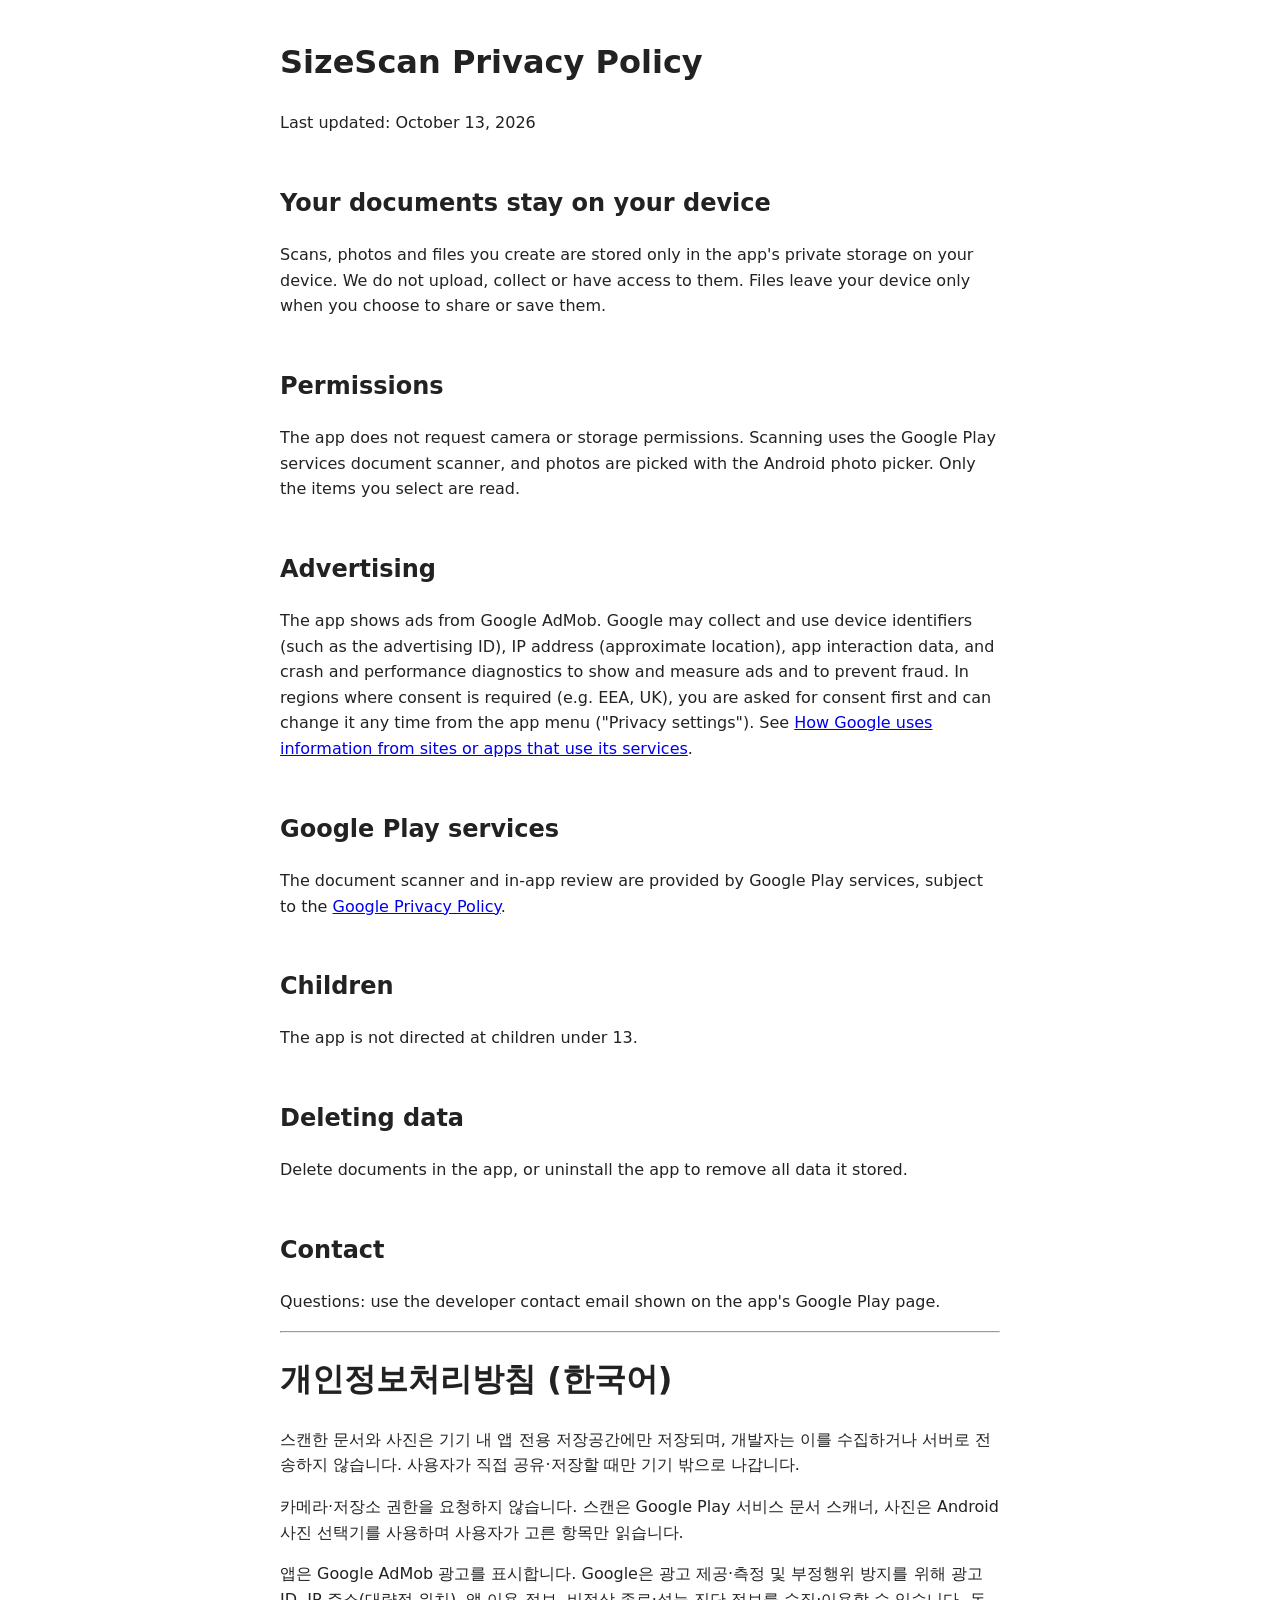
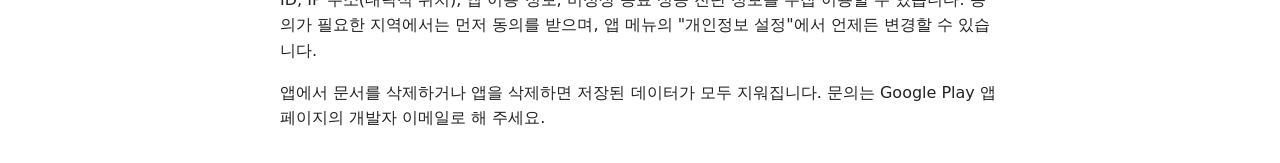
<file: sizescan/privacy.html>
<!doctype html>
<html lang="en"><head><meta charset="utf-8"><meta name="viewport" content="width=device-width,initial-scale=1">
<title>SizeScan Privacy Policy</title>
<style>body{font-family:system-ui,sans-serif;max-width:720px;margin:0 auto;padding:16px;line-height:1.6;color:#222}h2{margin-top:2em}</style>
</head><body>
<h1>SizeScan Privacy Policy</h1>
<p>Last updated: October 13, 2026</p>

<h2>Your documents stay on your device</h2>
<p>Scans, photos and files you create are stored only in the app's private storage on your device. We do not upload, collect or have access to them. Files leave your device only when you choose to share or save them.</p>

<h2>Permissions</h2>
<p>The app does not request camera or storage permissions. Scanning uses the Google Play services document scanner, and photos are picked with the Android photo picker. Only the items you select are read.</p>

<h2>Advertising</h2>
<p>The app shows ads from Google AdMob. Google may collect and use device identifiers (such as the advertising ID), IP address (approximate location), app interaction data, and crash and performance diagnostics to show and measure ads and to prevent fraud. In regions where consent is required (e.g. EEA, UK), you are asked for consent first and can change it any time from the app menu ("Privacy settings"). See <a href="https://policies.google.com/technologies/partner-sites">How Google uses information from sites or apps that use its services</a>.</p>

<h2>Google Play services</h2>
<p>The document scanner and in-app review are provided by Google Play services, subject to the <a href="https://policies.google.com/privacy">Google Privacy Policy</a>.</p>

<h2>Children</h2>
<p>The app is not directed at children under 13.</p>

<h2>Deleting data</h2>
<p>Delete documents in the app, or uninstall the app to remove all data it stored.</p>

<h2>Contact</h2>
<p>Questions: use the developer contact email shown on the app's Google Play page.</p>

<hr>
<h1>개인정보처리방침 (한국어)</h1>
<p>스캔한 문서와 사진은 기기 내 앱 전용 저장공간에만 저장되며, 개발자는 이를 수집하거나 서버로 전송하지 않습니다. 사용자가 직접 공유·저장할 때만 기기 밖으로 나갑니다.</p>
<p>카메라·저장소 권한을 요청하지 않습니다. 스캔은 Google Play 서비스 문서 스캐너, 사진은 Android 사진 선택기를 사용하며 사용자가 고른 항목만 읽습니다.</p>
<p>앱은 Google AdMob 광고를 표시합니다. Google은 광고 제공·측정 및 부정행위 방지를 위해 광고 ID, IP 주소(대략적 위치), 앱 이용 정보, 비정상 종료·성능 진단 정보를 수집·이용할 수 있습니다. 동의가 필요한 지역에서는 먼저 동의를 받으며, 앱 메뉴의 "개인정보 설정"에서 언제든 변경할 수 있습니다.</p>
<p>앱에서 문서를 삭제하거나 앱을 삭제하면 저장된 데이터가 모두 지워집니다. 문의는 Google Play 앱 페이지의 개발자 이메일로 해 주세요.</p>
</body></html>
</file>
<file: dayframe/style.css>
:root {
  color-scheme: light;
  --bg: #FAF7F2;
  --card: #FFFFFF;
  --ink: #2B2622;
  --muted: #6F6660;
  --line: #E7DFD4;
  --accent: #F2A541;
  --accent-ink: #2B2622;
  --soft: #FDF1DF;
  --error: #B3261E;
  --serif: "Iowan Old Style", "Palatino Linotype", Palatino, Georgia, "Noto Serif KR", "Nanum Myeongjo", serif;
  --sans: system-ui, -apple-system, "Segoe UI", Roboto, "Apple SD Gothic Neo", "Noto Sans KR", sans-serif;
}

* { box-sizing: border-box; }

html, body { margin: 0; }

body {
  background: var(--bg);
  color: var(--ink);
  font-family: var(--sans);
  font-size: 16px;
  line-height: 1.55;
  -webkit-text-size-adjust: 100%;
}

main {
  max-width: 34rem;
  margin: 0 auto;
  padding: 28px 16px 48px;
}

.brand {
  display: flex;
  align-items: center;
  gap: 8px;
  font-weight: 600;
  letter-spacing: 0.02em;
  color: var(--muted);
  font-size: 0.875rem;
  margin-bottom: 20px;
}
.brand .dot {
  width: 10px; height: 10px; border-radius: 50%;
  background: var(--accent);
}

.card {
  background: var(--card);
  border: 1px solid var(--line);
  border-radius: 16px;
  padding: 20px;
  margin-bottom: 14px;
}

.label {
  font-size: 0.8125rem;
  font-weight: 600;
  color: var(--muted);
  margin: 0 0 8px;
}

.question {
  font-family: var(--serif);
  font-size: 1.375rem;
  line-height: 1.4;
  margin: 0;
  overflow-wrap: anywhere;
}

.answer-text {
  white-space: pre-wrap;
  overflow-wrap: anywhere;
  margin: 0;
  font-size: 1.0625rem;
}

h1 {
  font-family: var(--serif);
  font-weight: 600;
  font-size: 1.75rem;
  line-height: 1.25;
  margin: 0 0 12px;
}

p { margin: 0 0 12px; }

label.field { display: block; margin-bottom: 6px; }
.gap { height: 14px; }
.hint { margin-top: 10px; }
label.field span { display: block; font-size: 0.875rem; font-weight: 600; }

input[type="text"], textarea {
  width: 100%;
  font: inherit;
  color: var(--ink);
  background: var(--bg);
  border: 1px solid var(--line);
  border-radius: 12px;
  padding: 12px 14px;
}
textarea { min-height: 9rem; resize: vertical; }
input:focus, textarea:focus { outline: 2px solid var(--accent); outline-offset: 1px; border-color: transparent; }

.counter { text-align: right; font-size: 0.75rem; color: var(--muted); margin-top: 4px; }

.btn {
  display: flex;
  align-items: center;
  justify-content: center;
  width: 100%;
  min-height: 48px;
  padding: 12px 18px;
  border-radius: 999px;
  border: 0;
  font: inherit;
  font-weight: 600;
  text-decoration: none;
  cursor: pointer;
}
.btn-primary { background: var(--accent); color: var(--accent-ink); }
.btn-primary:disabled { opacity: 0.45; cursor: default; }
.btn-secondary { background: transparent; color: var(--ink); border: 1px solid var(--ink); }
.btn + .btn { margin-top: 10px; }
.btn:focus-visible { outline: 3px solid var(--ink); outline-offset: 2px; }

.notice {
  background: var(--soft);
  border-radius: 12px;
  padding: 12px 14px;
  margin-top: 12px;
  font-size: 0.9375rem;
}
.notice input { margin-top: 8px; font-size: 0.8125rem; }

.promo { text-align: center; margin-top: 28px; }
.promo p { color: var(--muted); }

.error h1 { font-size: 1.375rem; }

.small { font-size: 0.8125rem; color: var(--muted); }

[hidden] { display: none !important; }

/* Policy pages */
.doc h1 { margin-bottom: 6px; }
.doc h2 { font-size: 1.125rem; line-height: 1.35; margin: 28px 0 8px; }
.doc ul { margin: 0 0 12px; padding-left: 1.25rem; }
.doc li { margin-bottom: 6px; }
.doc a { color: var(--ink); text-underline-offset: 2px; overflow-wrap: anywhere; }
.doc table { width: 100%; border-collapse: collapse; font-size: 0.9375rem; margin-bottom: 12px; }
.doc th, .doc td { text-align: left; vertical-align: top; border-top: 1px solid var(--line); padding: 8px 6px 8px 0; }
.doc th { font-weight: 600; width: 34%; }
.langs { display: flex; gap: 14px; font-size: 0.875rem; margin-bottom: 18px; }
.langs a { color: var(--muted); }
.langs [aria-current] { color: var(--ink); font-weight: 600; text-decoration: none; }
.footer-links { margin-top: 18px; text-align: center; font-size: 0.875rem; }
.footer-links a { color: var(--muted); margin: 0 8px; }
.brand a { color: inherit; text-decoration: none; }
.doc .sub { margin-top: 16px; }

/* Question list pages (/dayframe/questions/…) */
main.wide { max-width: 40rem; }
main.wide .brand { justify-content: space-between; }
main.wide .brand .home { display: flex; align-items: center; gap: 8px; color: var(--ink); text-decoration: none; }
main.wide .brand .lang { font-weight: 400; font-size: 0.875rem; color: var(--muted); }
main.wide h2 { font-family: var(--serif); font-size: 1.375rem; line-height: 1.3; margin: 32px 0 8px; }
main.wide .card { margin: 20px 0; }
main.wide .card ul { margin: 6px 0 0; padding-left: 1.2rem; }
main.wide .card li { margin-bottom: 6px; }
.toc { font-size: 0.875rem; line-height: 1.9; color: var(--muted); }
.toc a { color: var(--ink); text-underline-offset: 2px; }
.month h3 { font-family: var(--serif); font-size: 1.125rem; margin: 28px 0 6px; padding-top: 12px; border-top: 1px solid var(--line); }
.month ol { margin: 0; padding-left: 2.4rem; }
.month li { padding: 5px 0; }
.month li::marker { color: var(--muted); font-size: 0.8125rem; }
.age { display: inline-block; margin-left: 6px; padding: 0 7px; border-radius: 10px; background: var(--soft); color: var(--muted); font-size: 0.75rem; line-height: 1.6; vertical-align: 1px; white-space: nowrap; }
.cta .btn { margin-top: 10px; }
main.wide:lang(ko) { word-break: keep-all; overflow-wrap: anywhere; }
</file>
